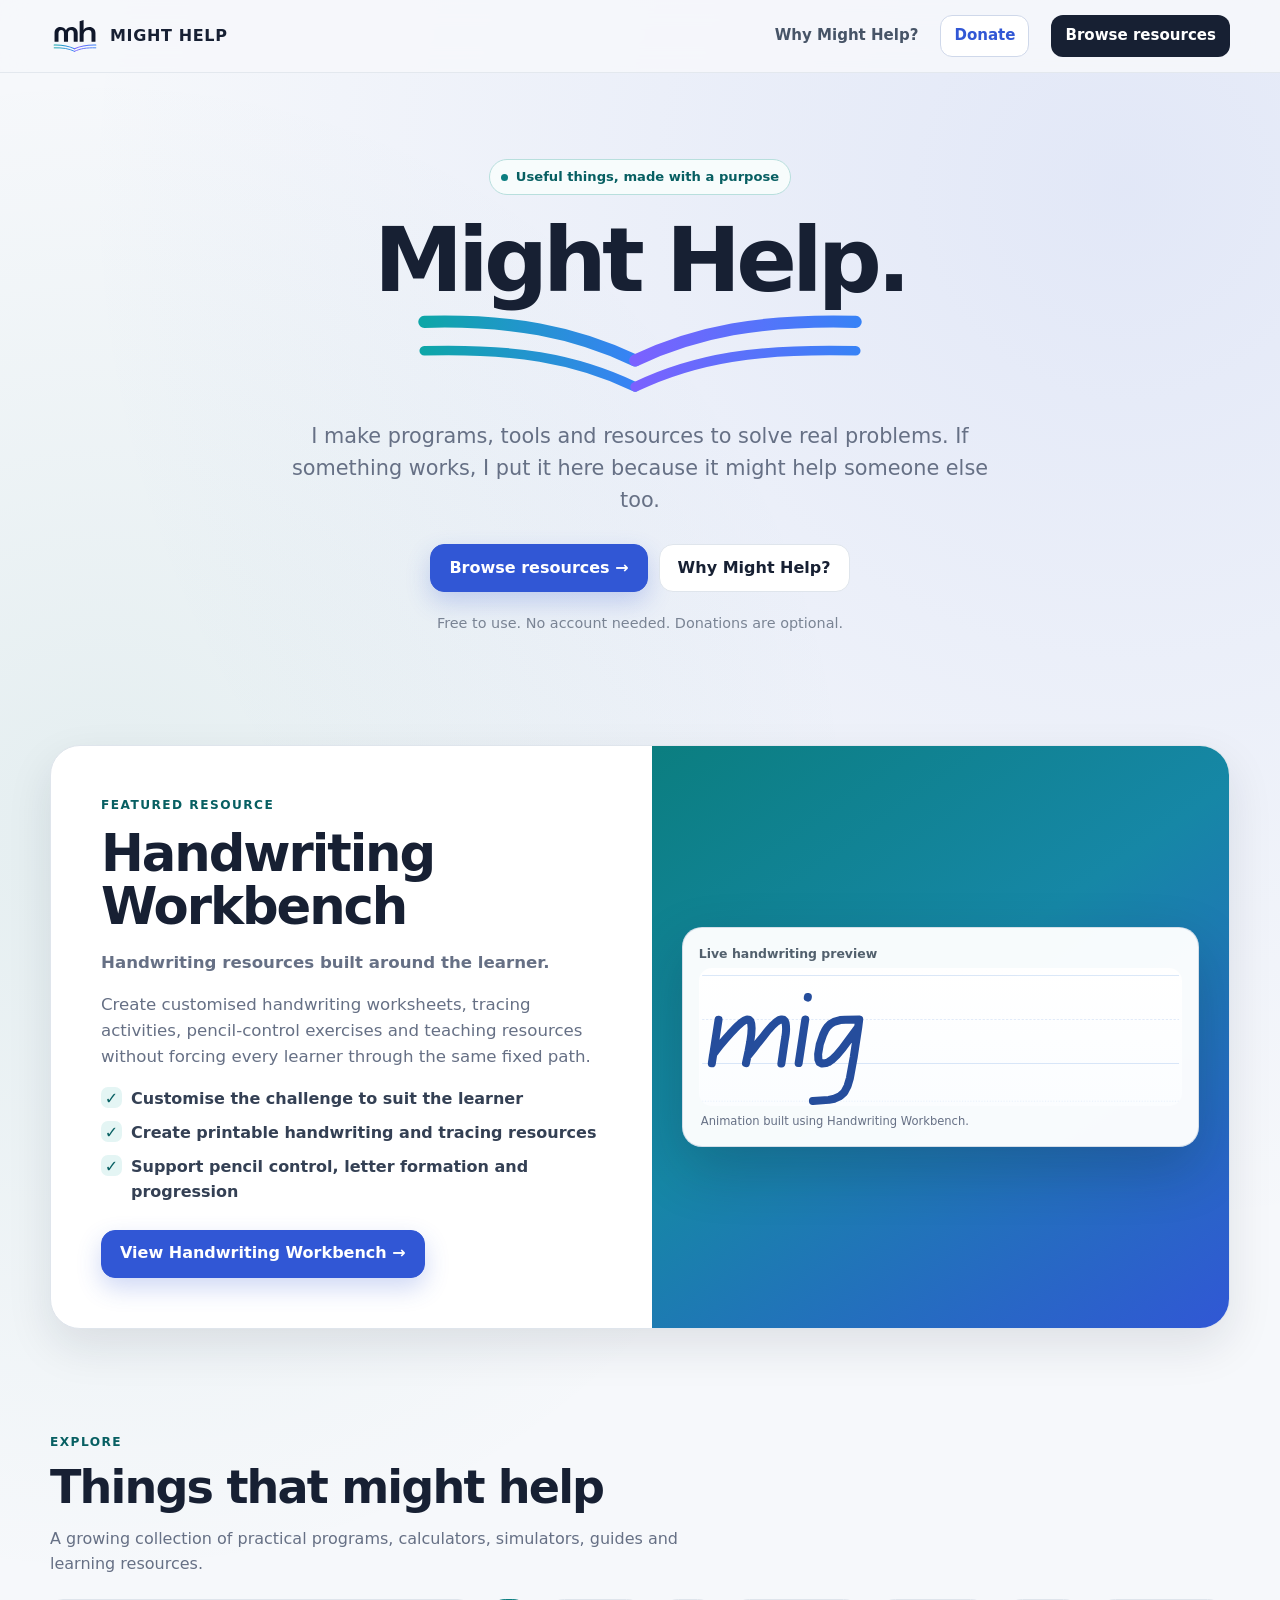
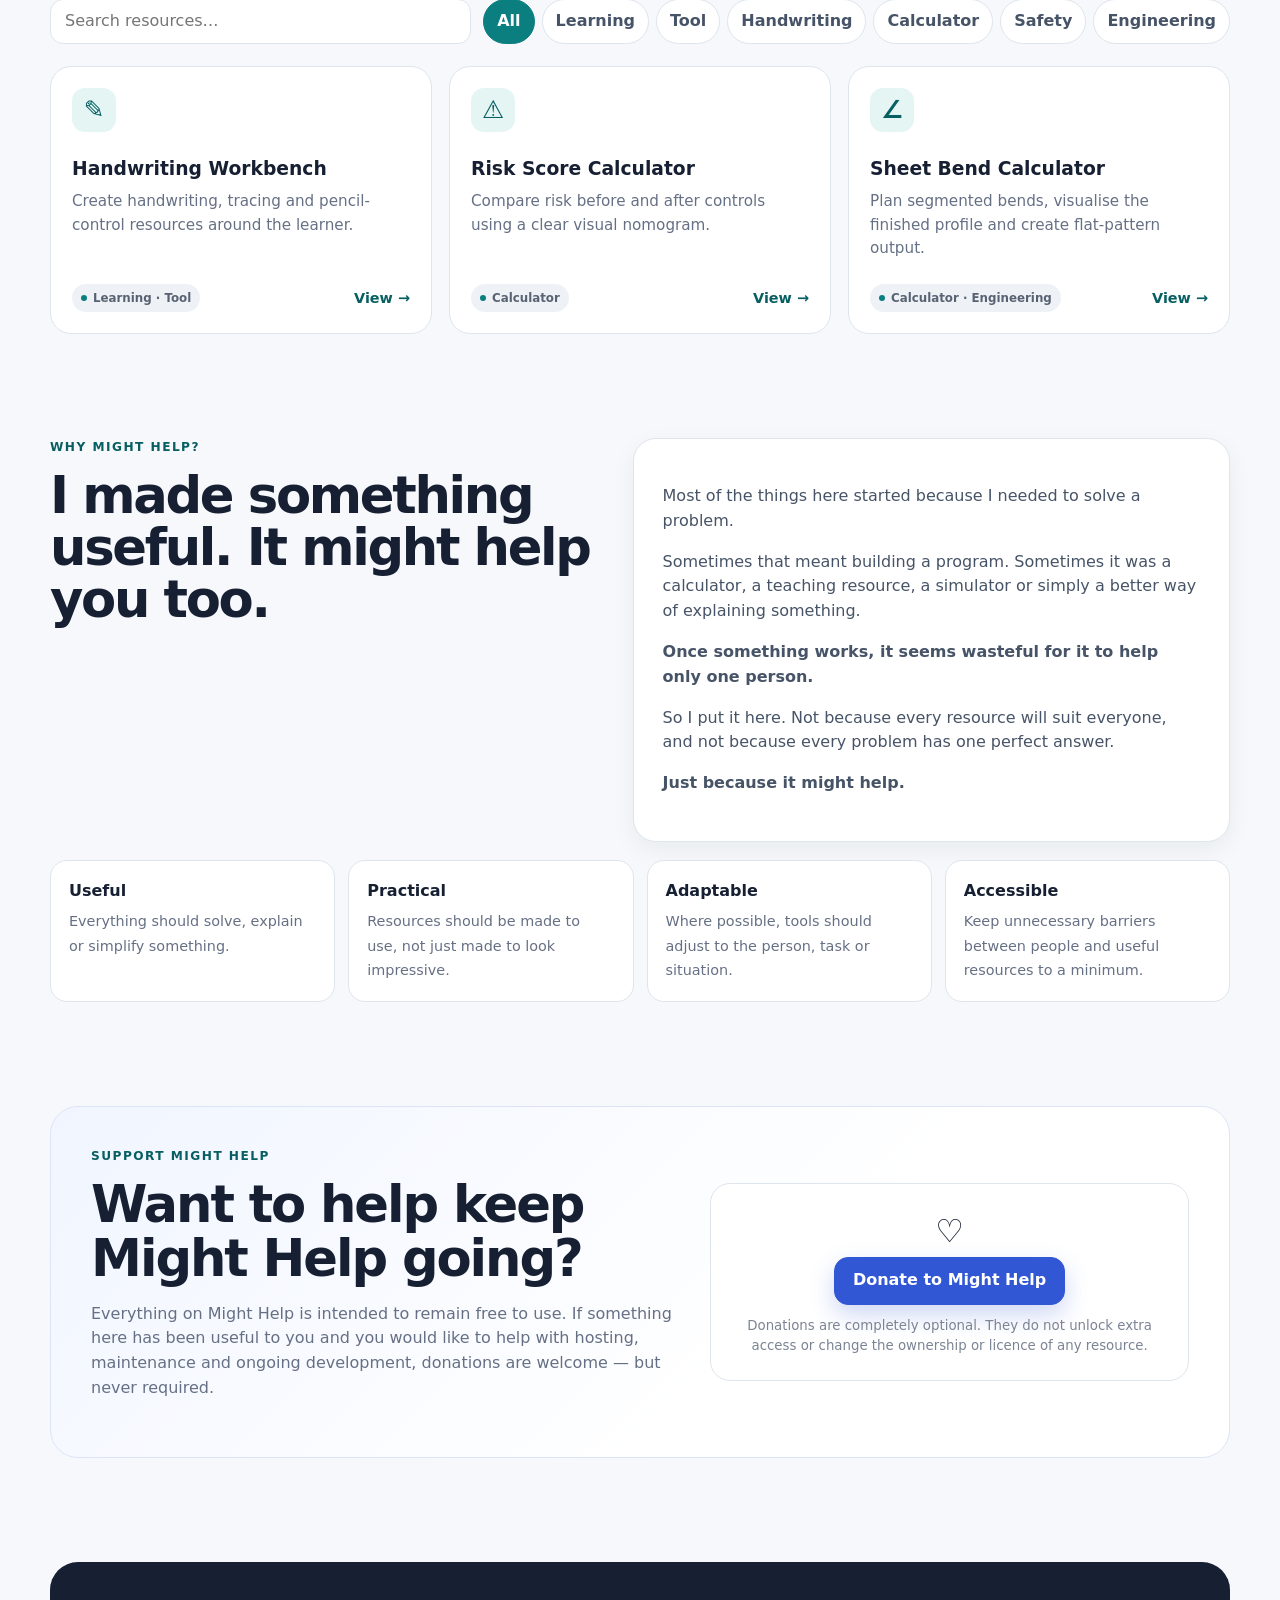
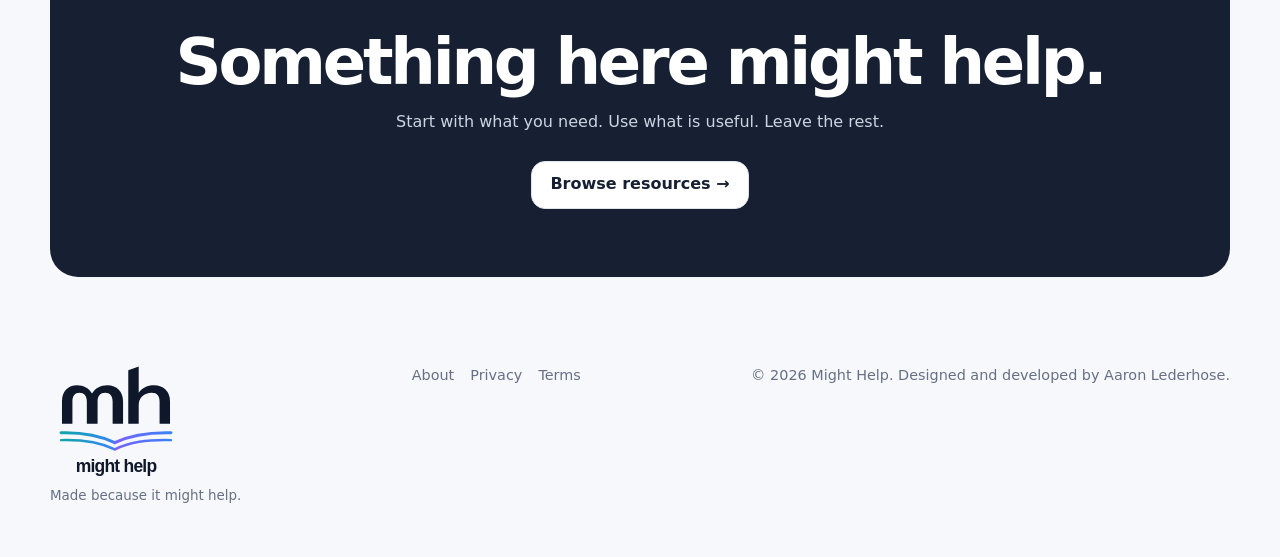
<file: docs/index.html>
<!doctype html><html lang="en-AU"><head><meta charset="utf-8"><meta name="viewport" content="width=device-width,initial-scale=1"><meta name="theme-color" content="#f6f8fb"><title>Might Help | Practical Tools, Programs &amp; Resources</title><meta name="description" content="Practical programs, tools and resources created to solve real problems and made available because they might help someone else too."><link rel="canonical" href="https://mighthelp.com.au/"><meta property="og:type" content="website"><meta property="og:title" content="Might Help | Practical Tools, Programs &amp; Resources"><meta property="og:description" content="Practical programs, tools and resources created to solve real problems and made available because they might help someone else too."><meta property="og:url" content="https://mighthelp.com.au/"><meta property="og:image" content="https://mighthelp.com.au/assets/images/might-help-share.png"><meta property="og:locale" content="en_AU"><meta name="twitter:card" content="summary_large_image"><meta name="twitter:title" content="Might Help | Practical Tools, Programs &amp; Resources"><meta name="twitter:description" content="Practical programs, tools and resources created to solve real problems and made available because they might help someone else too."><meta name="twitter:image" content="https://mighthelp.com.au/assets/images/might-help-share.png"><link rel="icon" href="assets/images/favicon.svg" type="image/svg+xml"><link rel="apple-touch-icon" href="assets/images/app-icon.svg"><link rel="manifest" href="site.webmanifest"><link rel="stylesheet" href="assets/css/site.css"><script type="application/ld+json">{"@context": "https://schema.org", "@graph": [{"@type": "Organization", "@id": "https://mighthelp.com.au/#organization", "name": "Might Help", "url": "https://mighthelp.com.au/", "logo": {"@type": "ImageObject", "url": "https://mighthelp.com.au/assets/images/might-help-logo.svg"}}, {"@type": "WebSite", "@id": "https://mighthelp.com.au/#website", "name": "Might Help", "publisher": {"@id": "https://mighthelp.com.au/#organization"}, "url": "https://mighthelp.com.au/"}]}</script></head><body><a class="skip" href="#main">Skip to main content</a><header><div class="container"><nav class="nav" aria-label="Main navigation">
      <a class="brand" href="./"><svg class="brand-svg-mark" viewBox="0 -20 430 300" xmlns="http://www.w3.org/2000/svg" aria-hidden="true" focusable="false">
      <defs>
        <linearGradient id="mh-header-left-page" x1="0%" y1="0%" x2="100%" y2="0%"><stop offset="0%" stop-color="#0ea6a8"/><stop offset="100%" stop-color="#3882f6"/></linearGradient>
        <linearGradient id="mh-header-right-page" x1="0%" y1="0%" x2="100%" y2="0%"><stop offset="0%" stop-color="#7b61ff"/><stop offset="100%" stop-color="#3882f6"/></linearGradient>
      </defs>
      <g transform="translate(-16 0)">
        <path fill="#0f172a" d="M55 175 V101 C55 69 75 49 104 49 C126 49 143 59 153 76 C163 59 180 49 203 49 C234 49 254 70 254 101 V175 H220 V102 C220 84 211 74 196 74 C180 74 171 85 171 102 V175 H136 V102 C136 84 127 74 112 74 C97 74 89 85 89 102 V175 Z"/>
        <path fill="#0f172a" d="M271 175 V0 L305 -12 V74 C316 57 333 49 355 49 C387 49 407 70 407 101 V175 H373 V102 C373 84 364 74 348 74 C322 74 305 90 305 114 V175 Z"/>
      </g>
      <path d="M36 204 C108 202 160 212 211 236" fill="none" stroke="url(#mh-header-left-page)" stroke-width="10" stroke-linecap="round"/>
      <path d="M211 236 C262 212 314 202 394 204" fill="none" stroke="url(#mh-header-right-page)" stroke-width="10" stroke-linecap="round"/>
      <path d="M36 228 C109 226 161 234 211 258" fill="none" stroke="url(#mh-header-left-page)" stroke-width="8" stroke-linecap="round"/>
      <path d="M211 258 C261 234 313 226 394 228" fill="none" stroke="url(#mh-header-right-page)" stroke-width="8" stroke-linecap="round"/>
      
    </svg><span class="brand-text">MIGHT HELP</span></a>
      <div class="navlinks"><a href="#about">Why Might Help?</a><a class="donate-nav" href="#donate">Donate</a><a class="navbtn" href="#resources">Browse resources</a></div>
      <button class="mobile-menu-toggle" type="button" aria-label="Open navigation menu" aria-expanded="false" aria-controls="mobileSiteMenu" data-mobile-menu-toggle>
        <span class="mobile-menu-icon" aria-hidden="true"><span></span><span></span><span></span></span>
        <span>Menu</span>
      </button>
    </nav></div></header><div class="mobile-menu-layer" id="mobileSiteMenu" hidden data-mobile-menu-layer>
      <button class="mobile-menu-scrim" type="button" aria-label="Close navigation menu" data-mobile-menu-close></button>
      <aside class="mobile-menu-drawer" aria-label="Phone and tablet navigation">
        <div class="mobile-menu-heading"><strong>Navigate Might Help</strong><button class="mobile-menu-close" type="button" aria-label="Close navigation menu" data-mobile-menu-close>×</button></div>
        <div class="mobile-menu-links"><a href="#about">Why Might Help?</a><a class="donate-nav" href="#donate">Donate</a><a class="navbtn" href="#resources">Browse resources</a></div>
      </aside>
    </div><main id="main"><section class="hero"><div class="container"><div class="eyebrow"><span class="dot"></span><span>Useful things, made with a purpose</span></div><h1>Might Help.</h1><div class="hero-book-mark"><svg class="hero-book-svg" viewBox="20 190 390 80" xmlns="http://www.w3.org/2000/svg" aria-hidden="true" focusable="false">
      <defs>
        <linearGradient id="mh-book-left-page" x1="0%" y1="0%" x2="100%" y2="0%"><stop offset="0%" stop-color="#0ea6a8"/><stop offset="100%" stop-color="#3882f6"/></linearGradient>
        <linearGradient id="mh-book-right-page" x1="0%" y1="0%" x2="100%" y2="0%"><stop offset="0%" stop-color="#7b61ff"/><stop offset="100%" stop-color="#3882f6"/></linearGradient>
      </defs>
      <path d="M36 204 C108 202 160 212 211 236" fill="none" stroke="url(#mh-book-left-page)" stroke-width="10" stroke-linecap="round"/>
      <path d="M211 236 C262 212 314 202 394 204" fill="none" stroke="url(#mh-book-right-page)" stroke-width="10" stroke-linecap="round"/>
      <path d="M36 228 C109 226 161 234 211 258" fill="none" stroke="url(#mh-book-left-page)" stroke-width="8" stroke-linecap="round"/>
      <path d="M211 258 C261 234 313 226 394 228" fill="none" stroke="url(#mh-book-right-page)" stroke-width="8" stroke-linecap="round"/>
    </svg></div><p class="lead">I make programs, tools and resources to solve real problems. If something works, I put it here because it might help someone else too.</p><div class="actions"><a class="btn primary" href="#resources">Browse resources →</a><a class="btn" href="#about">Why Might Help?</a></div><div class="note">Free to use. No account needed. Donations are optional.</div></div></section><section id="featured"><div class="container"><article class="featured"><div class="featurecopy"><div class="kicker">Featured resource</div><h2>Handwriting Workbench</h2><p><strong>Handwriting resources built around the learner.</strong></p><p>Create customised handwriting worksheets, tracing activities, pencil-control exercises and teaching resources without forcing every learner through the same fixed path.</p><div class="bullets"><div class="bullet"><span class="tick">✓</span><span>Customise the challenge to suit the learner</span></div><div class="bullet"><span class="tick">✓</span><span>Create printable handwriting and tracing resources</span></div><div class="bullet"><span class="tick">✓</span><span>Support pencil control, letter formation and progression</span></div></div><a class="btn primary" href="handwriting-workbench/">View Handwriting Workbench →</a></div><div class="visual" aria-label="Handwriting Workbench preview"><div class="writing-demo" data-writing-demo data-writing-autoplay>
      <div class="writing-demo-toolbar"><span>Live handwriting preview</span></div>
      <svg class="writing-demo-svg" viewBox="0 0 3845 1100" role="img" aria-labelledby="featured-handwriting-title featured-handwriting-desc">
        <title id="featured-handwriting-title">Animated handwriting of the words might help</title>
        <desc id="featured-handwriting-desc">The words might help are drawn stroke by stroke using the authored QLD Beginner centreline order, then fade and replay automatically.</desc>
        <g class="writing-guides" aria-hidden="true"><line x1="25" y1="60" x2="3820" y2="60"/><line class="middle" x1="25" y1="410" x2="3820" y2="410"/><line x1="25" y1="760" x2="3820" y2="760"/><line class="descender" x1="25" y1="1060" x2="3820" y2="1060"/></g>
        <g class="writing-paths"><path class="writing-stroke" data-writing-points="[[155.55,411.18],[102.0,758.2],[112.33,686.99],[168.7,613.08],[212.86,562.33],[248.56,521.77],[281.44,486.61],[311.51,456.87],[337.81,433.43],[361.3,417.21],[381.97,410.0],[397.0,410.9],[409.22,422.62],[415.79,445.15],[418.61,480.3],[415.79,528.07],[407.34,589.37],[393.25,665.08],[373.52,757.02],[384.79,705.02],[428.01,650.94],[468.41,597.76],[514.44,540.97],[553.9,490.5],[587.72,454.44],[615.91,428.3],[639.39,413.88],[658.18,410.0],[672.28,411.18],[682.61,422.0],[689.19,439.12],[692.01,460.75],[692.95,487.79],[691.07,518.44],[686.37,552.69],[680.73,586.04],[655.37,760.0]]" data-character-index="0" d="M 155.550 411.180 L 102.000 758.200 L 112.330 686.990 L 168.700 613.080 L 212.860 562.330 L 248.560 521.770 L 281.440 486.610 L 311.510 456.870 L 337.810 433.430 L 361.300 417.210 L 381.970 410.000 L 397.000 410.900 L 409.220 422.620 L 415.790 445.150 L 418.610 480.300 L 415.790 528.070 L 407.340 589.370 L 393.250 665.080 L 373.520 757.020 L 384.790 705.020 L 428.010 650.940 L 468.410 597.760 L 514.440 540.970 L 553.900 490.500 L 587.720 454.440 L 615.910 428.300 L 639.390 413.880 L 658.180 410.000 L 672.280 411.180 L 682.610 422.000 L 689.190 439.120 L 692.010 460.750 L 692.950 487.790 L 691.070 518.440 L 686.370 552.690 L 680.730 586.040 L 655.370 760.000"/><path class="writing-stroke" data-writing-points="[[845.56,410.0],[792.95,756.39]]" data-character-index="1" d="M 845.560 410.000 L 792.950 756.390"/><path class="writing-stroke" data-writing-points="[[865.29,235.68],[866.23,230.77]]" data-character-index="1" d="M 865.290 235.680 L 866.230 230.770"/><path class="writing-stroke" data-writing-points="[[1271.99,410.28],[1164.59,411.04],[1123.04,414.5],[1074.26,428.81],[1045.35,445.71],[1021.86,468.24],[1006.05,490.78],[987.99,528.9],[961.01,606.77],[947.86,685.19],[949.74,728.45],[959.13,750.99],[978.86,760.0],[1011.75,756.39],[1029.6,749.18],[1056.84,730.26],[1096.3,692.4],[1141.4,640.12],[1266.35,469.77],[1274.81,409.32],[1267.29,470.67],[1231.59,705.92],[1200.73,875.45],[1182.21,938.72],[1160.53,980.9],[1150.14,994.97],[1123.04,1019.13],[1077.88,1040.23],[1032.71,1049.45],[906.23,1058.24]]" data-character-index="2" d="M 1271.990 410.280 L 1164.590 411.040 L 1123.040 414.500 L 1074.260 428.810 L 1045.350 445.710 L 1021.860 468.240 L 1006.050 490.780 L 987.990 528.900 L 961.010 606.770 L 947.860 685.190 L 949.740 728.450 L 959.130 750.990 L 978.860 760.000 L 1011.750 756.390 L 1029.600 749.180 L 1056.840 730.260 L 1096.300 692.400 L 1141.400 640.120 L 1266.350 469.770 L 1274.810 409.320 L 1267.290 470.670 L 1231.590 705.920 L 1200.730 875.450 L 1182.210 938.720 L 1160.530 980.900 L 1150.140 994.970 L 1123.040 1019.130 L 1077.880 1040.230 L 1032.710 1049.450 L 906.230 1058.240"/><path class="writing-stroke" data-writing-points="[[1495.07,62.04],[1374.81,756.39],[1391.72,668.06],[1531.92,507.9],[1557.21,478.43],[1602.39,435.1],[1640.33,413.0],[1662.01,409.02],[1690.91,413.0],[1703.11,428.17],[1707.18,442.03],[1710.79,469.77],[1708.98,490.57],[1659.48,757.3]]" data-character-index="3" d="M 1495.070 62.040 L 1374.810 756.390 L 1391.720 668.060 L 1531.920 507.900 L 1557.210 478.430 L 1602.390 435.100 L 1640.330 413.000 L 1662.010 409.020 L 1690.910 413.000 L 1703.110 428.170 L 1707.180 442.030 L 1710.790 469.770 L 1708.980 490.570 L 1659.480 757.300"/><path class="writing-stroke" data-writing-points="[[1960.75,160.82],[1852.34,757.3]]" data-character-index="4" d="M 1960.750 160.820 L 1852.340 757.300"/><path class="writing-stroke" data-writing-points="[[1810.79,378.91],[2034.82,378.91]]" data-character-index="4" d="M 1810.790 378.910 L 2034.820 378.910"/><path class="writing-stroke" data-writing-points="[[2515.08,62.04],[2394.82,756.39],[2411.73,668.06],[2551.93,507.9],[2577.22,478.43],[2622.4,435.1],[2660.34,413.0],[2682.02,409.02],[2710.92,413.0],[2723.12,428.17],[2727.19,442.03],[2730.8,469.77],[2728.99,490.57],[2679.49,757.3]]" data-character-index="6" d="M 2515.080 62.040 L 2394.820 756.390 L 2411.730 668.060 L 2551.930 507.900 L 2577.220 478.430 L 2622.400 435.100 L 2660.340 413.000 L 2682.020 409.020 L 2710.920 413.000 L 2723.120 428.170 L 2727.190 442.030 L 2730.800 469.770 L 2728.990 490.570 L 2679.490 757.300"/><path class="writing-stroke" data-writing-points="[[2847.71,604.97],[2932.7,576.11],[2985.09,546.64],[3048.33,503.74],[3073.17,474.27],[3080.85,441.34],[3075.44,425.74],[3064.59,417.51],[3046.53,411.87],[2994.13,411.87],[2959.8,422.71],[2921.86,446.54],[2891.6,486.41],[2864.5,541.87],[2846.77,604.97],[2830.8,684.29],[2831.74,703.22],[2844.89,737.47],[2858.99,750.99],[2872.14,756.39],[2917.23,760.0],[2958.57,750.99],[3001.79,725.75],[3042.19,684.29]]" data-character-index="7" d="M 2847.710 604.970 L 2932.700 576.110 L 2985.090 546.640 L 3048.330 503.740 L 3073.170 474.270 L 3080.850 441.340 L 3075.440 425.740 L 3064.590 417.510 L 3046.530 411.870 L 2994.130 411.870 L 2959.800 422.710 L 2921.860 446.540 L 2891.600 486.410 L 2864.500 541.870 L 2846.770 604.970 L 2830.800 684.290 L 2831.740 703.220 L 2844.890 737.470 L 2858.990 750.990 L 2872.140 756.390 L 2917.230 760.000 L 2958.570 750.990 L 3001.790 725.750 L 3042.190 684.290"/><path class="writing-stroke" data-writing-points="[[3279.5,60.0],[3180.85,757.3]]" data-character-index="8" d="M 3279.500 60.000 L 3180.850 757.300"/><path class="writing-stroke" data-writing-points="[[3476.27,410.48],[3379.5,1060.0]]" data-character-index="9" d="M 3476.270 410.480 L 3379.500 1060.000"/><path class="writing-stroke" data-writing-points="[[3436.81,679.78],[3487.54,609.34],[3524.18,563.51],[3571.16,508.52],[3596.52,481.48],[3650.08,432.81],[3677.32,415.69],[3702.69,410.28],[3720.54,410.28],[3737.45,416.59],[3744.03,427.4],[3749.66,451.74],[3743.09,557.2],[3723.36,632.01],[3701.75,673.47],[3685.78,694.2],[3658.53,720.34],[3640.68,732.06],[3620.95,742.87],[3586.19,753.69],[3513.85,760.0],[3426.48,760.0]]" data-character-index="9" d="M 3436.810 679.780 L 3487.540 609.340 L 3524.180 563.510 L 3571.160 508.520 L 3596.520 481.480 L 3650.080 432.810 L 3677.320 415.690 L 3702.690 410.280 L 3720.540 410.280 L 3737.450 416.590 L 3744.030 427.400 L 3749.660 451.740 L 3743.090 557.200 L 3723.360 632.010 L 3701.750 673.470 L 3685.780 694.200 L 3658.530 720.340 L 3640.680 732.060 L 3620.950 742.870 L 3586.190 753.690 L 3513.850 760.000 L 3426.480 760.000"/></g>
        <g class="writing-pen" data-writing-pen aria-hidden="true"><circle class="writing-pen-halo" r="11"/><circle class="writing-pen-dot" r="7"/><line class="writing-pen-nib" x1="-23" y1="-23" x2="-4" y2="-4"/></g>
      </svg>
      <p>Animation built using Handwriting Workbench.</p>
    </div></div></article></div></section><section id="resources"><div class="container"><div class="heading"><div class="kicker">Explore</div><h2>Things that might help</h2><p>A growing collection of practical programs, calculators, simulators, guides and learning resources.</p></div><div class="tools"><input class="search" id="resourceSearch" type="search" placeholder="Search resources…" aria-label="Search resources"><div class="filters" id="filters"><button class="filter active" type="button" data-filter="all">All</button><button class="filter" type="button" data-filter="learning">Learning</button><button class="filter" type="button" data-filter="tool">Tool</button><button class="filter" type="button" data-filter="handwriting">Handwriting</button><button class="filter" type="button" data-filter="calculator">Calculator</button><button class="filter" type="button" data-filter="safety">Safety</button><button class="filter" type="button" data-filter="engineering">Engineering</button></div></div><div class="grid" id="resourceGrid"><a class="card" href="handwriting-workbench/" aria-label="Open Handwriting Workbench" data-tags="learning|tool|handwriting" data-search="handwriting workbench handwriting resources built around the learner. create customised handwriting worksheets, tracing activities, pencil-control exercises and teaching resources without forcing every learner through the same fixed path. create handwriting, tracing and pencil-control resources around the learner. handwriting worksheet generator tracing pencil control teacher letter formation joined writing cursive handwriting worksheets learning tool handwriting"><div class="icon" aria-hidden="true">✎</div><h3>Handwriting Workbench</h3><p>Create handwriting, tracing and pencil-control resources around the learner.</p><div class="cardbottom"><span class="tag">Learning · Tool</span><span class="open">View →</span></div></a><a class="card" href="risk-score-calculator/" aria-label="Open Risk Score Calculator" data-tags="calculator|safety" data-search="risk score calculator compare risk before and after controls. compare fine-kinney style risk scores before and after controls, then explore how expected risk reduction and correction cost affect the control justification. compare risk before and after controls using a clear visual nomogram. risk score safety workplace whs controls fine kinney calculator nomogram cost justification calculator safety"><div class="icon" aria-hidden="true">⚠︎</div><h3>Risk Score Calculator</h3><p>Compare risk before and after controls using a clear visual nomogram.</p><div class="cardbottom"><span class="tag">Calculator</span><span class="open">View →</span></div></a><a class="card" href="sheet-bend-calculator/" aria-label="Open Sheet Bend Calculator" data-tags="calculator|engineering" data-search="sheet bend calculator plan cut-and-fold sheet and panel profiles. build straight and segmented-radius profiles, check cut and material settings, visualise the finished bend and create flat-pattern manufacturing output. plan segmented bends, visualise the finished profile and create flat-pattern output. sheet bend calculator panel fold kerf groove segmented radius profile flat pattern dxf manufacturing drawing hdpe polypropylene calculator engineering"><div class="icon" aria-hidden="true">∠</div><h3>Sheet Bend Calculator</h3><p>Plan segmented bends, visualise the finished profile and create flat-pattern output.</p><div class="cardbottom"><span class="tag">Calculator · Engineering</span><span class="open">View →</span></div></a></div><div class="empty" id="emptyState">Nothing matches that search yet.</div></div></section><section id="about"><div class="container"><div class="why"><div><div class="kicker">Why Might Help?</div><h2>I made something useful. It might help you too.</h2></div><div class="aboutcopy"><p>Most of the things here started because I needed to solve a problem.</p><p>Sometimes that meant building a program. Sometimes it was a calculator, a teaching resource, a simulator or simply a better way of explaining something.</p><p><strong>Once something works, it seems wasteful for it to help only one person.</strong></p><p>So I put it here. Not because every resource will suit everyone, and not because every problem has one perfect answer.</p><p><strong>Just because it might help.</strong></p></div></div><div class="principles"><div class="principle"><strong>Useful</strong><span>Everything should solve, explain or simplify something.</span></div><div class="principle"><strong>Practical</strong><span>Resources should be made to use, not just made to look impressive.</span></div><div class="principle"><strong>Adaptable</strong><span>Where possible, tools should adjust to the person, task or situation.</span></div><div class="principle"><strong>Accessible</strong><span>Keep unnecessary barriers between people and useful resources to a minimum.</span></div></div></div></section><section><div class="container"><div class="donate" id="donate"><div><div class="kicker">Support Might Help</div><h2>Want to help keep Might Help going?</h2><p>Everything on Might Help is intended to remain free to use. If something here has been useful to you and you would like to help with hosting, maintenance and ongoing development, donations are welcome — but never required.</p></div><div class="donatebox"><div class="heart">♡</div><a class="btn primary" href="#">Donate to Might Help</a><small>Donations are completely optional. They do not unlock extra access or change the ownership or licence of any resource.</small></div></div></div></section><section><div class="container"><div class="cta"><h2>Something here might help.</h2><p>Start with what you need. Use what is useful. Leave the rest.</p><a class="btn" href="#resources">Browse resources →</a></div></div></section></main><footer><div class="container"><div class="footer"><div class="footer-brand-lockup"><svg class="brand-svg-full" viewBox="0 -20 430 380" xmlns="http://www.w3.org/2000/svg" role="img" aria-label="Might Help">
      <defs>
        <linearGradient id="mh-footer-left-page" x1="0%" y1="0%" x2="100%" y2="0%"><stop offset="0%" stop-color="#0ea6a8"/><stop offset="100%" stop-color="#3882f6"/></linearGradient>
        <linearGradient id="mh-footer-right-page" x1="0%" y1="0%" x2="100%" y2="0%"><stop offset="0%" stop-color="#7b61ff"/><stop offset="100%" stop-color="#3882f6"/></linearGradient>
      </defs>
      <g transform="translate(-16 0)">
        <path fill="#0f172a" d="M55 175 V101 C55 69 75 49 104 49 C126 49 143 59 153 76 C163 59 180 49 203 49 C234 49 254 70 254 101 V175 H220 V102 C220 84 211 74 196 74 C180 74 171 85 171 102 V175 H136 V102 C136 84 127 74 112 74 C97 74 89 85 89 102 V175 Z"/>
        <path fill="#0f172a" d="M271 175 V0 L305 -12 V74 C316 57 333 49 355 49 C387 49 407 70 407 101 V175 H373 V102 C373 84 364 74 348 74 C322 74 305 90 305 114 V175 Z"/>
      </g>
      <path d="M36 204 C108 202 160 212 211 236" fill="none" stroke="url(#mh-footer-left-page)" stroke-width="10" stroke-linecap="round"/>
      <path d="M211 236 C262 212 314 202 394 204" fill="none" stroke="url(#mh-footer-right-page)" stroke-width="10" stroke-linecap="round"/>
      <path d="M36 228 C109 226 161 234 211 258" fill="none" stroke="url(#mh-footer-left-page)" stroke-width="8" stroke-linecap="round"/>
      <path d="M211 258 C261 234 313 226 394 228" fill="none" stroke="url(#mh-footer-right-page)" stroke-width="8" stroke-linecap="round"/>
      <text x="215" y="333" text-anchor="middle" font-family="Arial, Helvetica, sans-serif" font-size="57" font-weight="600" letter-spacing="-2.5" fill="#0f172a">might help</text>
    </svg><div class="footer-tagline">Made because it might help.</div></div><div class="footerlinks"><a href="#about">About</a><a href="privacy.html">Privacy</a><a href="terms.html">Terms</a></div><div>© 2026 Might Help. Designed and developed by Aaron Lederhose.</div></div></div></footer><script src="assets/js/site.js" defer></script></body></html>
</file>
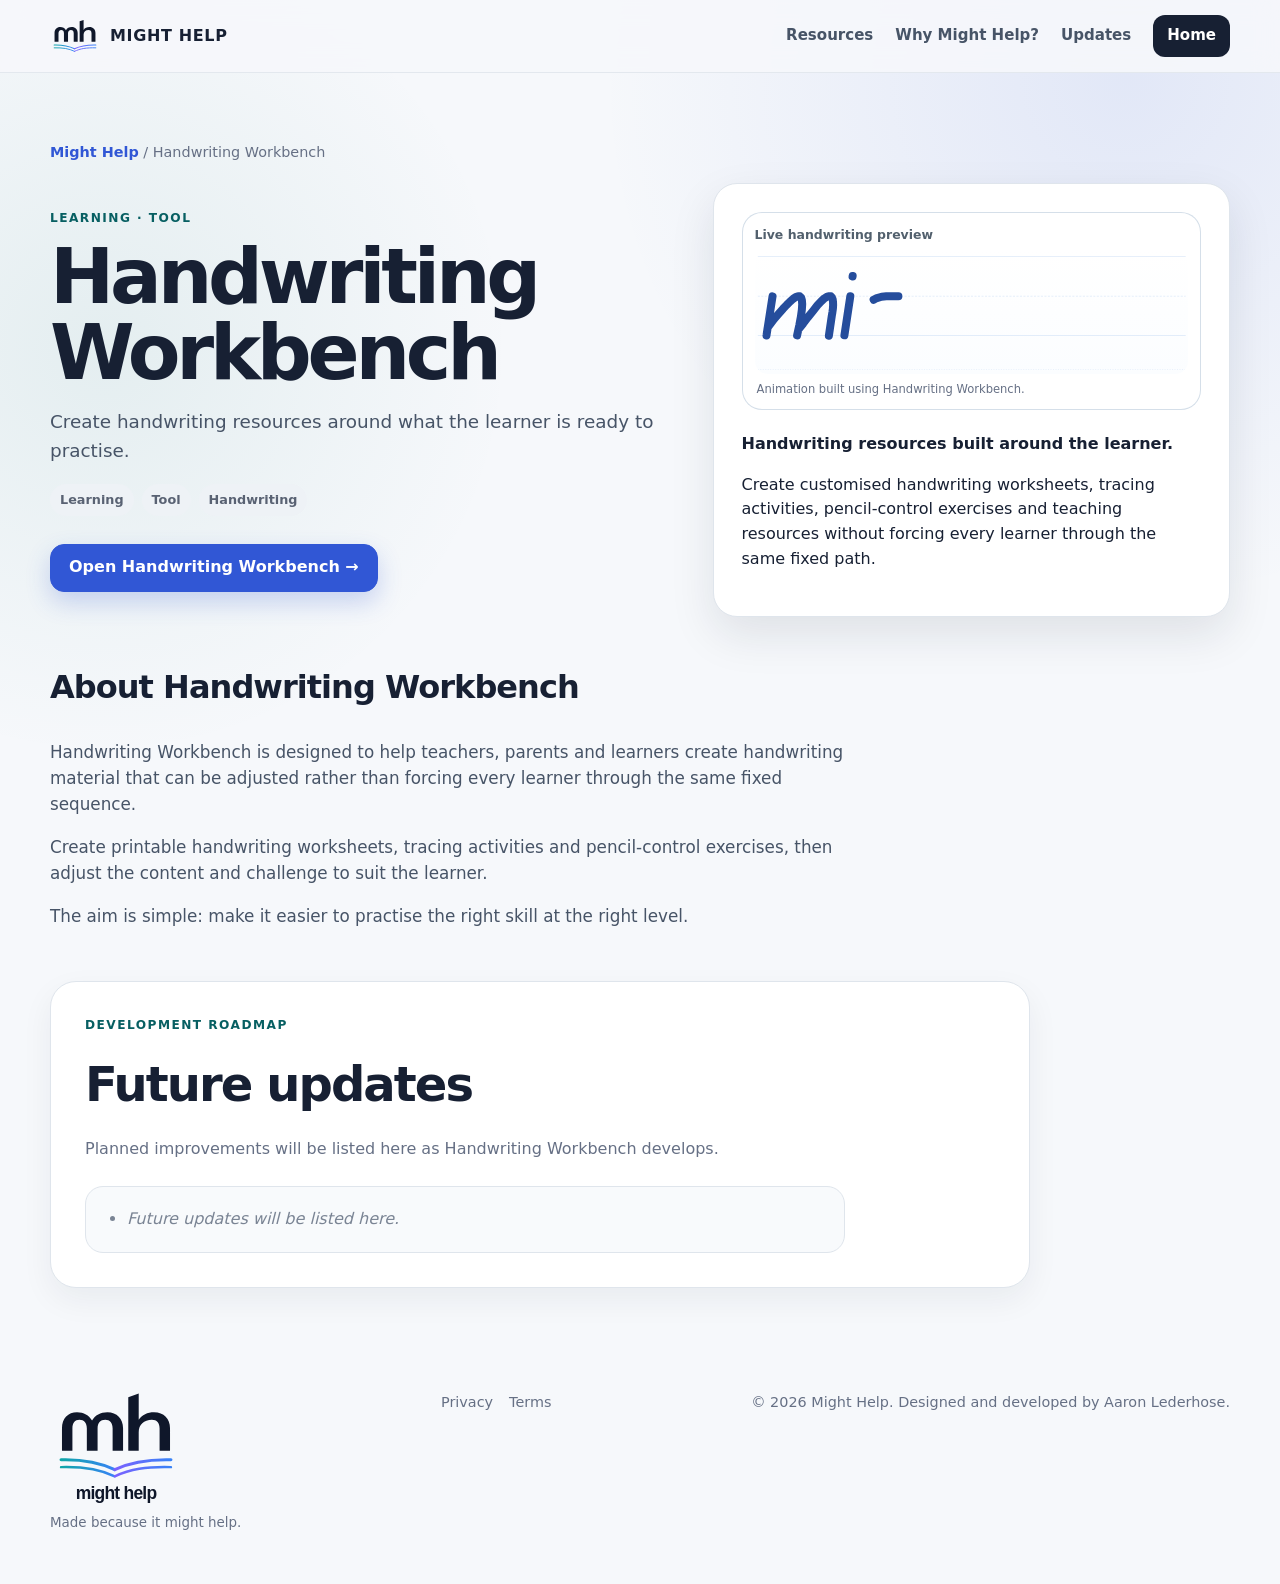
<file: docs/handwriting-workbench/index.html>
<!doctype html><html lang="en-AU"><head><meta charset="utf-8"><meta name="viewport" content="width=device-width,initial-scale=1"><meta name="theme-color" content="#f6f8fb"><title>Handwriting Workbench | Handwriting Worksheet Generator | Might Help</title><meta name="description" content="Create customised handwriting worksheets, tracing activities and pencil-control exercises with Handwriting Workbench."><link rel="canonical" href="https://mighthelp.com.au/handwriting-workbench/"><meta property="og:type" content="website"><meta property="og:title" content="Handwriting Workbench | Handwriting Worksheet Generator | Might Help"><meta property="og:description" content="Create customised handwriting worksheets, tracing activities and pencil-control exercises with Handwriting Workbench."><meta property="og:url" content="https://mighthelp.com.au/handwriting-workbench/"><meta property="og:image" content="https://mighthelp.com.au/assets/images/might-help-share.png"><meta property="og:locale" content="en_AU"><meta name="twitter:card" content="summary_large_image"><meta name="twitter:title" content="Handwriting Workbench | Handwriting Worksheet Generator | Might Help"><meta name="twitter:description" content="Create customised handwriting worksheets, tracing activities and pencil-control exercises with Handwriting Workbench."><meta name="twitter:image" content="https://mighthelp.com.au/assets/images/might-help-share.png"><link rel="icon" href="../assets/images/favicon.svg" type="image/svg+xml"><link rel="apple-touch-icon" href="../assets/images/app-icon.svg"><link rel="manifest" href="../site.webmanifest"><link rel="stylesheet" href="../assets/css/site.css"><script type="application/ld+json">{"@context": "https://schema.org", "@type": "SoftwareApplication", "name": "Handwriting Workbench", "description": "Create customised handwriting worksheets, tracing activities and pencil-control exercises with Handwriting Workbench.", "applicationCategory": "EducationalApplication", "operatingSystem": "Web browser", "isAccessibleForFree": true, "url": "https://mighthelp.com.au/handwriting-workbench/"}</script></head><body><a class="skip" href="#main">Skip to main content</a><header><div class="container"><nav class="nav" aria-label="Main navigation">
      <a class="brand" href="../"><svg class="brand-svg-mark" viewBox="0 -20 430 300" xmlns="http://www.w3.org/2000/svg" aria-hidden="true" focusable="false">
      <defs>
        <linearGradient id="mh-header-left-page" x1="0%" y1="0%" x2="100%" y2="0%"><stop offset="0%" stop-color="#0ea6a8"/><stop offset="100%" stop-color="#3882f6"/></linearGradient>
        <linearGradient id="mh-header-right-page" x1="0%" y1="0%" x2="100%" y2="0%"><stop offset="0%" stop-color="#7b61ff"/><stop offset="100%" stop-color="#3882f6"/></linearGradient>
      </defs>
      <g transform="translate(-16 0)">
        <path fill="#0f172a" d="M55 175 V101 C55 69 75 49 104 49 C126 49 143 59 153 76 C163 59 180 49 203 49 C234 49 254 70 254 101 V175 H220 V102 C220 84 211 74 196 74 C180 74 171 85 171 102 V175 H136 V102 C136 84 127 74 112 74 C97 74 89 85 89 102 V175 Z"/>
        <path fill="#0f172a" d="M271 175 V0 L305 -12 V74 C316 57 333 49 355 49 C387 49 407 70 407 101 V175 H373 V102 C373 84 364 74 348 74 C322 74 305 90 305 114 V175 Z"/>
      </g>
      <path d="M36 204 C108 202 160 212 211 236" fill="none" stroke="url(#mh-header-left-page)" stroke-width="10" stroke-linecap="round"/>
      <path d="M211 236 C262 212 314 202 394 204" fill="none" stroke="url(#mh-header-right-page)" stroke-width="10" stroke-linecap="round"/>
      <path d="M36 228 C109 226 161 234 211 258" fill="none" stroke="url(#mh-header-left-page)" stroke-width="8" stroke-linecap="round"/>
      <path d="M211 258 C261 234 313 226 394 228" fill="none" stroke="url(#mh-header-right-page)" stroke-width="8" stroke-linecap="round"/>
      
    </svg><span class="brand-text">MIGHT HELP</span></a>
      <div class="navlinks"><a href="../#resources">Resources</a><a href="../#about">Why Might Help?</a><a href="#updates">Updates</a><a class="navbtn" href="../">Home</a></div>
      <button class="mobile-menu-toggle" type="button" aria-label="Open navigation menu" aria-expanded="false" aria-controls="mobileSiteMenu" data-mobile-menu-toggle>
        <span class="mobile-menu-icon" aria-hidden="true"><span></span><span></span><span></span></span>
        <span>Menu</span>
      </button>
    </nav></div></header><div class="mobile-menu-layer" id="mobileSiteMenu" hidden data-mobile-menu-layer>
      <button class="mobile-menu-scrim" type="button" aria-label="Close navigation menu" data-mobile-menu-close></button>
      <aside class="mobile-menu-drawer" aria-label="Phone and tablet navigation">
        <div class="mobile-menu-heading"><strong>Navigate Might Help</strong><button class="mobile-menu-close" type="button" aria-label="Close navigation menu" data-mobile-menu-close>×</button></div>
        <div class="mobile-menu-links"><a href="../#resources">Resources</a><a href="../#about">Why Might Help?</a><a href="#updates">Updates</a><a class="navbtn" href="../">Home</a></div>
      </aside>
    </div><main class="resource-page" id="main"><div class="container"><div class="breadcrumbs"><a href="../">Might Help</a> / Handwriting Workbench</div><div class="resource-hero"><div><div class="kicker">Learning · Tool</div><h1>Handwriting Workbench</h1><p class="summary">Create handwriting resources around what the learner is ready to practise.</p><div class="resource-tags"><span>Learning</span><span>Tool</span><span>Handwriting</span></div><div class="actions" style="justify-content:flex-start"><a class="btn primary" href="../tools/handwriting-workbench/">Open Handwriting Workbench →</a></div></div><aside class="resource-panel"><div class="writing-demo" data-writing-demo data-writing-autoplay>
      <div class="writing-demo-toolbar"><span>Live handwriting preview</span></div>
      <svg class="writing-demo-svg" viewBox="0 0 3845 1100" role="img" aria-labelledby="workbench-page-handwriting-title workbench-page-handwriting-desc">
        <title id="workbench-page-handwriting-title">Animated handwriting of the words might help</title>
        <desc id="workbench-page-handwriting-desc">The words might help are drawn stroke by stroke using the authored QLD Beginner centreline order, then fade and replay automatically.</desc>
        <g class="writing-guides" aria-hidden="true"><line x1="25" y1="60" x2="3820" y2="60"/><line class="middle" x1="25" y1="410" x2="3820" y2="410"/><line x1="25" y1="760" x2="3820" y2="760"/><line class="descender" x1="25" y1="1060" x2="3820" y2="1060"/></g>
        <g class="writing-paths"><path class="writing-stroke" data-writing-points="[[155.55,411.18],[102.0,758.2],[112.33,686.99],[168.7,613.08],[212.86,562.33],[248.56,521.77],[281.44,486.61],[311.51,456.87],[337.81,433.43],[361.3,417.21],[381.97,410.0],[397.0,410.9],[409.22,422.62],[415.79,445.15],[418.61,480.3],[415.79,528.07],[407.34,589.37],[393.25,665.08],[373.52,757.02],[384.79,705.02],[428.01,650.94],[468.41,597.76],[514.44,540.97],[553.9,490.5],[587.72,454.44],[615.91,428.3],[639.39,413.88],[658.18,410.0],[672.28,411.18],[682.61,422.0],[689.19,439.12],[692.01,460.75],[692.95,487.79],[691.07,518.44],[686.37,552.69],[680.73,586.04],[655.37,760.0]]" data-character-index="0" d="M 155.550 411.180 L 102.000 758.200 L 112.330 686.990 L 168.700 613.080 L 212.860 562.330 L 248.560 521.770 L 281.440 486.610 L 311.510 456.870 L 337.810 433.430 L 361.300 417.210 L 381.970 410.000 L 397.000 410.900 L 409.220 422.620 L 415.790 445.150 L 418.610 480.300 L 415.790 528.070 L 407.340 589.370 L 393.250 665.080 L 373.520 757.020 L 384.790 705.020 L 428.010 650.940 L 468.410 597.760 L 514.440 540.970 L 553.900 490.500 L 587.720 454.440 L 615.910 428.300 L 639.390 413.880 L 658.180 410.000 L 672.280 411.180 L 682.610 422.000 L 689.190 439.120 L 692.010 460.750 L 692.950 487.790 L 691.070 518.440 L 686.370 552.690 L 680.730 586.040 L 655.370 760.000"/><path class="writing-stroke" data-writing-points="[[845.56,410.0],[792.95,756.39]]" data-character-index="1" d="M 845.560 410.000 L 792.950 756.390"/><path class="writing-stroke" data-writing-points="[[865.29,235.68],[866.23,230.77]]" data-character-index="1" d="M 865.290 235.680 L 866.230 230.770"/><path class="writing-stroke" data-writing-points="[[1271.99,410.28],[1164.59,411.04],[1123.04,414.5],[1074.26,428.81],[1045.35,445.71],[1021.86,468.24],[1006.05,490.78],[987.99,528.9],[961.01,606.77],[947.86,685.19],[949.74,728.45],[959.13,750.99],[978.86,760.0],[1011.75,756.39],[1029.6,749.18],[1056.84,730.26],[1096.3,692.4],[1141.4,640.12],[1266.35,469.77],[1274.81,409.32],[1267.29,470.67],[1231.59,705.92],[1200.73,875.45],[1182.21,938.72],[1160.53,980.9],[1150.14,994.97],[1123.04,1019.13],[1077.88,1040.23],[1032.71,1049.45],[906.23,1058.24]]" data-character-index="2" d="M 1271.990 410.280 L 1164.590 411.040 L 1123.040 414.500 L 1074.260 428.810 L 1045.350 445.710 L 1021.860 468.240 L 1006.050 490.780 L 987.990 528.900 L 961.010 606.770 L 947.860 685.190 L 949.740 728.450 L 959.130 750.990 L 978.860 760.000 L 1011.750 756.390 L 1029.600 749.180 L 1056.840 730.260 L 1096.300 692.400 L 1141.400 640.120 L 1266.350 469.770 L 1274.810 409.320 L 1267.290 470.670 L 1231.590 705.920 L 1200.730 875.450 L 1182.210 938.720 L 1160.530 980.900 L 1150.140 994.970 L 1123.040 1019.130 L 1077.880 1040.230 L 1032.710 1049.450 L 906.230 1058.240"/><path class="writing-stroke" data-writing-points="[[1495.07,62.04],[1374.81,756.39],[1391.72,668.06],[1531.92,507.9],[1557.21,478.43],[1602.39,435.1],[1640.33,413.0],[1662.01,409.02],[1690.91,413.0],[1703.11,428.17],[1707.18,442.03],[1710.79,469.77],[1708.98,490.57],[1659.48,757.3]]" data-character-index="3" d="M 1495.070 62.040 L 1374.810 756.390 L 1391.720 668.060 L 1531.920 507.900 L 1557.210 478.430 L 1602.390 435.100 L 1640.330 413.000 L 1662.010 409.020 L 1690.910 413.000 L 1703.110 428.170 L 1707.180 442.030 L 1710.790 469.770 L 1708.980 490.570 L 1659.480 757.300"/><path class="writing-stroke" data-writing-points="[[1960.75,160.82],[1852.34,757.3]]" data-character-index="4" d="M 1960.750 160.820 L 1852.340 757.300"/><path class="writing-stroke" data-writing-points="[[1810.79,378.91],[2034.82,378.91]]" data-character-index="4" d="M 1810.790 378.910 L 2034.820 378.910"/><path class="writing-stroke" data-writing-points="[[2515.08,62.04],[2394.82,756.39],[2411.73,668.06],[2551.93,507.9],[2577.22,478.43],[2622.4,435.1],[2660.34,413.0],[2682.02,409.02],[2710.92,413.0],[2723.12,428.17],[2727.19,442.03],[2730.8,469.77],[2728.99,490.57],[2679.49,757.3]]" data-character-index="6" d="M 2515.080 62.040 L 2394.820 756.390 L 2411.730 668.060 L 2551.930 507.900 L 2577.220 478.430 L 2622.400 435.100 L 2660.340 413.000 L 2682.020 409.020 L 2710.920 413.000 L 2723.120 428.170 L 2727.190 442.030 L 2730.800 469.770 L 2728.990 490.570 L 2679.490 757.300"/><path class="writing-stroke" data-writing-points="[[2847.71,604.97],[2932.7,576.11],[2985.09,546.64],[3048.33,503.74],[3073.17,474.27],[3080.85,441.34],[3075.44,425.74],[3064.59,417.51],[3046.53,411.87],[2994.13,411.87],[2959.8,422.71],[2921.86,446.54],[2891.6,486.41],[2864.5,541.87],[2846.77,604.97],[2830.8,684.29],[2831.74,703.22],[2844.89,737.47],[2858.99,750.99],[2872.14,756.39],[2917.23,760.0],[2958.57,750.99],[3001.79,725.75],[3042.19,684.29]]" data-character-index="7" d="M 2847.710 604.970 L 2932.700 576.110 L 2985.090 546.640 L 3048.330 503.740 L 3073.170 474.270 L 3080.850 441.340 L 3075.440 425.740 L 3064.590 417.510 L 3046.530 411.870 L 2994.130 411.870 L 2959.800 422.710 L 2921.860 446.540 L 2891.600 486.410 L 2864.500 541.870 L 2846.770 604.970 L 2830.800 684.290 L 2831.740 703.220 L 2844.890 737.470 L 2858.990 750.990 L 2872.140 756.390 L 2917.230 760.000 L 2958.570 750.990 L 3001.790 725.750 L 3042.190 684.290"/><path class="writing-stroke" data-writing-points="[[3279.5,60.0],[3180.85,757.3]]" data-character-index="8" d="M 3279.500 60.000 L 3180.850 757.300"/><path class="writing-stroke" data-writing-points="[[3476.27,410.48],[3379.5,1060.0]]" data-character-index="9" d="M 3476.270 410.480 L 3379.500 1060.000"/><path class="writing-stroke" data-writing-points="[[3436.81,679.78],[3487.54,609.34],[3524.18,563.51],[3571.16,508.52],[3596.52,481.48],[3650.08,432.81],[3677.32,415.69],[3702.69,410.28],[3720.54,410.28],[3737.45,416.59],[3744.03,427.4],[3749.66,451.74],[3743.09,557.2],[3723.36,632.01],[3701.75,673.47],[3685.78,694.2],[3658.53,720.34],[3640.68,732.06],[3620.95,742.87],[3586.19,753.69],[3513.85,760.0],[3426.48,760.0]]" data-character-index="9" d="M 3436.810 679.780 L 3487.540 609.340 L 3524.180 563.510 L 3571.160 508.520 L 3596.520 481.480 L 3650.080 432.810 L 3677.320 415.690 L 3702.690 410.280 L 3720.540 410.280 L 3737.450 416.590 L 3744.030 427.400 L 3749.660 451.740 L 3743.090 557.200 L 3723.360 632.010 L 3701.750 673.470 L 3685.780 694.200 L 3658.530 720.340 L 3640.680 732.060 L 3620.950 742.870 L 3586.190 753.690 L 3513.850 760.000 L 3426.480 760.000"/></g>
        <g class="writing-pen" data-writing-pen aria-hidden="true"><circle class="writing-pen-halo" r="11"/><circle class="writing-pen-dot" r="7"/><line class="writing-pen-nib" x1="-23" y1="-23" x2="-4" y2="-4"/></g>
      </svg>
      <p>Animation built using Handwriting Workbench.</p>
    </div><div class="resource-panel-copy"><strong>Handwriting resources built around the learner.</strong><p>Create customised handwriting worksheets, tracing activities, pencil-control exercises and teaching resources without forcing every learner through the same fixed path.</p></div></aside></div><article class="resource-content"><h2>About Handwriting Workbench</h2><p>Handwriting Workbench is designed to help teachers, parents and learners create handwriting material that can be adjusted rather than forcing every learner through the same fixed sequence.</p><p>Create printable handwriting worksheets, tracing activities and pencil-control exercises, then adjust the content and challenge to suit the learner.</p><p>The aim is simple: make it easier to practise the right skill at the right level.</p></article><section class="resource-roadmap resource-future-updates" id="updates"><div class="kicker">Development roadmap</div><h2>Future updates</h2><p class="roadmap-intro">Planned improvements will be listed here as Handwriting Workbench develops.</p><div class="roadmap-columns roadmap-single"><article><ul><li class="roadmap-empty">Future updates will be listed here.</li></ul></article></div></section></div></main><footer><div class="container"><div class="footer"><div class="footer-brand-lockup"><svg class="brand-svg-full" viewBox="0 -20 430 380" xmlns="http://www.w3.org/2000/svg" role="img" aria-label="Might Help">
      <defs>
        <linearGradient id="mh-footer-left-page" x1="0%" y1="0%" x2="100%" y2="0%"><stop offset="0%" stop-color="#0ea6a8"/><stop offset="100%" stop-color="#3882f6"/></linearGradient>
        <linearGradient id="mh-footer-right-page" x1="0%" y1="0%" x2="100%" y2="0%"><stop offset="0%" stop-color="#7b61ff"/><stop offset="100%" stop-color="#3882f6"/></linearGradient>
      </defs>
      <g transform="translate(-16 0)">
        <path fill="#0f172a" d="M55 175 V101 C55 69 75 49 104 49 C126 49 143 59 153 76 C163 59 180 49 203 49 C234 49 254 70 254 101 V175 H220 V102 C220 84 211 74 196 74 C180 74 171 85 171 102 V175 H136 V102 C136 84 127 74 112 74 C97 74 89 85 89 102 V175 Z"/>
        <path fill="#0f172a" d="M271 175 V0 L305 -12 V74 C316 57 333 49 355 49 C387 49 407 70 407 101 V175 H373 V102 C373 84 364 74 348 74 C322 74 305 90 305 114 V175 Z"/>
      </g>
      <path d="M36 204 C108 202 160 212 211 236" fill="none" stroke="url(#mh-footer-left-page)" stroke-width="10" stroke-linecap="round"/>
      <path d="M211 236 C262 212 314 202 394 204" fill="none" stroke="url(#mh-footer-right-page)" stroke-width="10" stroke-linecap="round"/>
      <path d="M36 228 C109 226 161 234 211 258" fill="none" stroke="url(#mh-footer-left-page)" stroke-width="8" stroke-linecap="round"/>
      <path d="M211 258 C261 234 313 226 394 228" fill="none" stroke="url(#mh-footer-right-page)" stroke-width="8" stroke-linecap="round"/>
      <text x="215" y="333" text-anchor="middle" font-family="Arial, Helvetica, sans-serif" font-size="57" font-weight="600" letter-spacing="-2.5" fill="#0f172a">might help</text>
    </svg><div class="footer-tagline">Made because it might help.</div></div><div class="footerlinks"><a href="../privacy.html">Privacy</a><a href="../terms.html">Terms</a></div><div>© 2026 Might Help. Designed and developed by Aaron Lederhose.</div></div></div></footer><script src="../assets/js/site.js" defer></script></body></html>
</file>
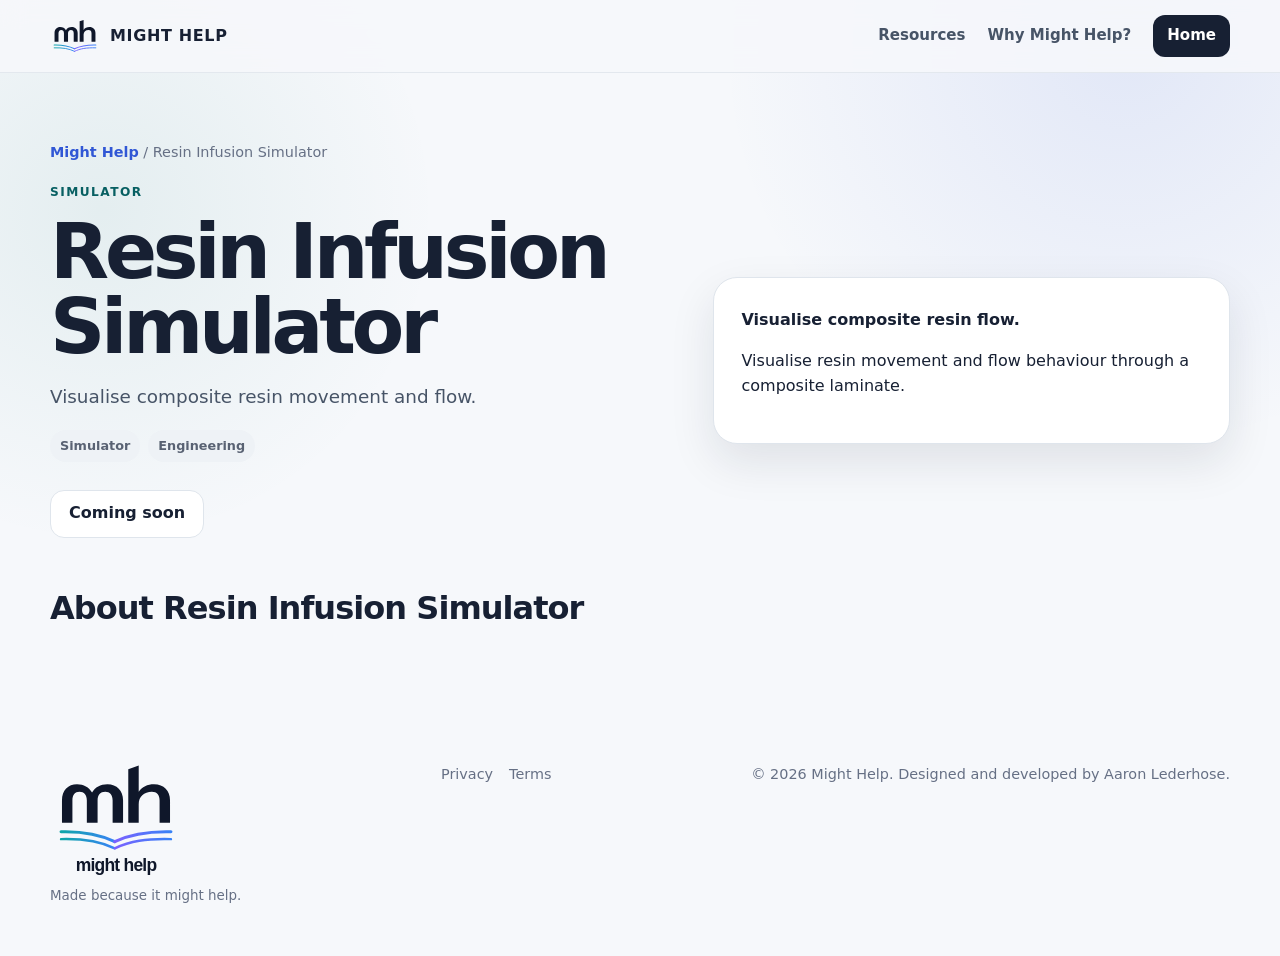
<file: docs/resin-infusion-simulator/index.html>
<!doctype html><html lang="en-AU"><head><meta charset="utf-8"><meta name="viewport" content="width=device-width,initial-scale=1"><meta name="theme-color" content="#f6f8fb"><title>Resin Infusion Simulator | Might Help</title><meta name="description" content="Visualise resin flow behaviour through a composite laminate."><link rel="canonical" href="https://mighthelp.com.au/resin-infusion-simulator/"><meta property="og:type" content="website"><meta property="og:title" content="Resin Infusion Simulator | Might Help"><meta property="og:description" content="Visualise resin flow behaviour through a composite laminate."><meta property="og:url" content="https://mighthelp.com.au/resin-infusion-simulator/"><meta property="og:image" content="https://mighthelp.com.au/assets/images/might-help-share.png"><meta property="og:locale" content="en_AU"><meta name="twitter:card" content="summary_large_image"><meta name="twitter:title" content="Resin Infusion Simulator | Might Help"><meta name="twitter:description" content="Visualise resin flow behaviour through a composite laminate."><meta name="twitter:image" content="https://mighthelp.com.au/assets/images/might-help-share.png"><link rel="icon" href="../assets/images/favicon.svg" type="image/svg+xml"><link rel="apple-touch-icon" href="../assets/images/app-icon.svg"><link rel="manifest" href="../site.webmanifest"><link rel="stylesheet" href="../assets/css/site.css"><script type="application/ld+json">{"@context": "https://schema.org", "@type": "SoftwareApplication", "name": "Resin Infusion Simulator", "description": "Visualise resin flow behaviour through a composite laminate.", "applicationCategory": "UtilityApplication", "operatingSystem": "Web browser", "isAccessibleForFree": true, "url": "https://mighthelp.com.au/resin-infusion-simulator/"}</script></head><body><a class="skip" href="#main">Skip to main content</a><header><div class="container"><nav class="nav" aria-label="Main navigation">
      <a class="brand" href="../"><svg class="brand-svg-mark" viewBox="0 -20 430 300" xmlns="http://www.w3.org/2000/svg" aria-hidden="true" focusable="false">
      <defs>
        <linearGradient id="mh-header-left-page" x1="0%" y1="0%" x2="100%" y2="0%"><stop offset="0%" stop-color="#0ea6a8"/><stop offset="100%" stop-color="#3882f6"/></linearGradient>
        <linearGradient id="mh-header-right-page" x1="0%" y1="0%" x2="100%" y2="0%"><stop offset="0%" stop-color="#7b61ff"/><stop offset="100%" stop-color="#3882f6"/></linearGradient>
      </defs>
      <g transform="translate(-16 0)">
        <path fill="#0f172a" d="M55 175 V101 C55 69 75 49 104 49 C126 49 143 59 153 76 C163 59 180 49 203 49 C234 49 254 70 254 101 V175 H220 V102 C220 84 211 74 196 74 C180 74 171 85 171 102 V175 H136 V102 C136 84 127 74 112 74 C97 74 89 85 89 102 V175 Z"/>
        <path fill="#0f172a" d="M271 175 V0 L305 -12 V74 C316 57 333 49 355 49 C387 49 407 70 407 101 V175 H373 V102 C373 84 364 74 348 74 C322 74 305 90 305 114 V175 Z"/>
      </g>
      <path d="M36 204 C108 202 160 212 211 236" fill="none" stroke="url(#mh-header-left-page)" stroke-width="10" stroke-linecap="round"/>
      <path d="M211 236 C262 212 314 202 394 204" fill="none" stroke="url(#mh-header-right-page)" stroke-width="10" stroke-linecap="round"/>
      <path d="M36 228 C109 226 161 234 211 258" fill="none" stroke="url(#mh-header-left-page)" stroke-width="8" stroke-linecap="round"/>
      <path d="M211 258 C261 234 313 226 394 228" fill="none" stroke="url(#mh-header-right-page)" stroke-width="8" stroke-linecap="round"/>
      
    </svg><span class="brand-text">MIGHT HELP</span></a>
      <div class="navlinks"><a href="../#resources">Resources</a><a href="../#about">Why Might Help?</a><a class="navbtn" href="../">Home</a></div>
      <button class="mobile-menu-toggle" type="button" aria-label="Open navigation menu" aria-expanded="false" aria-controls="mobileSiteMenu" data-mobile-menu-toggle>
        <span class="mobile-menu-icon" aria-hidden="true"><span></span><span></span><span></span></span>
        <span>Menu</span>
      </button>
    </nav></div></header><div class="mobile-menu-layer" id="mobileSiteMenu" hidden data-mobile-menu-layer>
      <button class="mobile-menu-scrim" type="button" aria-label="Close navigation menu" data-mobile-menu-close></button>
      <aside class="mobile-menu-drawer" aria-label="Phone and tablet navigation">
        <div class="mobile-menu-heading"><strong>Navigate Might Help</strong><button class="mobile-menu-close" type="button" aria-label="Close navigation menu" data-mobile-menu-close>×</button></div>
        <div class="mobile-menu-links"><a href="../#resources">Resources</a><a href="../#about">Why Might Help?</a><a class="navbtn" href="../">Home</a></div>
      </aside>
    </div><main class="resource-page" id="main"><div class="container"><div class="breadcrumbs"><a href="../">Might Help</a> / Resin Infusion Simulator</div><div class="resource-hero"><div><div class="kicker">Simulator</div><h1>Resin Infusion Simulator</h1><p class="summary">Visualise composite resin movement and flow.</p><div class="resource-tags"><span>Simulator</span><span>Engineering</span></div><div class="actions" style="justify-content:flex-start"><span class="btn">Coming soon</span></div></div><aside class="resource-panel"><div class="resource-panel-copy"><strong>Visualise composite resin flow.</strong><p>Visualise resin movement and flow behaviour through a composite laminate.</p></div></aside></div><article class="resource-content"><h2>About Resin Infusion Simulator</h2></article></div></main><footer><div class="container"><div class="footer"><div class="footer-brand-lockup"><svg class="brand-svg-full" viewBox="0 -20 430 380" xmlns="http://www.w3.org/2000/svg" role="img" aria-label="Might Help">
      <defs>
        <linearGradient id="mh-footer-left-page" x1="0%" y1="0%" x2="100%" y2="0%"><stop offset="0%" stop-color="#0ea6a8"/><stop offset="100%" stop-color="#3882f6"/></linearGradient>
        <linearGradient id="mh-footer-right-page" x1="0%" y1="0%" x2="100%" y2="0%"><stop offset="0%" stop-color="#7b61ff"/><stop offset="100%" stop-color="#3882f6"/></linearGradient>
      </defs>
      <g transform="translate(-16 0)">
        <path fill="#0f172a" d="M55 175 V101 C55 69 75 49 104 49 C126 49 143 59 153 76 C163 59 180 49 203 49 C234 49 254 70 254 101 V175 H220 V102 C220 84 211 74 196 74 C180 74 171 85 171 102 V175 H136 V102 C136 84 127 74 112 74 C97 74 89 85 89 102 V175 Z"/>
        <path fill="#0f172a" d="M271 175 V0 L305 -12 V74 C316 57 333 49 355 49 C387 49 407 70 407 101 V175 H373 V102 C373 84 364 74 348 74 C322 74 305 90 305 114 V175 Z"/>
      </g>
      <path d="M36 204 C108 202 160 212 211 236" fill="none" stroke="url(#mh-footer-left-page)" stroke-width="10" stroke-linecap="round"/>
      <path d="M211 236 C262 212 314 202 394 204" fill="none" stroke="url(#mh-footer-right-page)" stroke-width="10" stroke-linecap="round"/>
      <path d="M36 228 C109 226 161 234 211 258" fill="none" stroke="url(#mh-footer-left-page)" stroke-width="8" stroke-linecap="round"/>
      <path d="M211 258 C261 234 313 226 394 228" fill="none" stroke="url(#mh-footer-right-page)" stroke-width="8" stroke-linecap="round"/>
      <text x="215" y="333" text-anchor="middle" font-family="Arial, Helvetica, sans-serif" font-size="57" font-weight="600" letter-spacing="-2.5" fill="#0f172a">might help</text>
    </svg><div class="footer-tagline">Made because it might help.</div></div><div class="footerlinks"><a href="../privacy.html">Privacy</a><a href="../terms.html">Terms</a></div><div>© 2026 Might Help. Designed and developed by Aaron Lederhose.</div></div></div></footer><script src="../assets/js/site.js" defer></script></body></html>
</file>
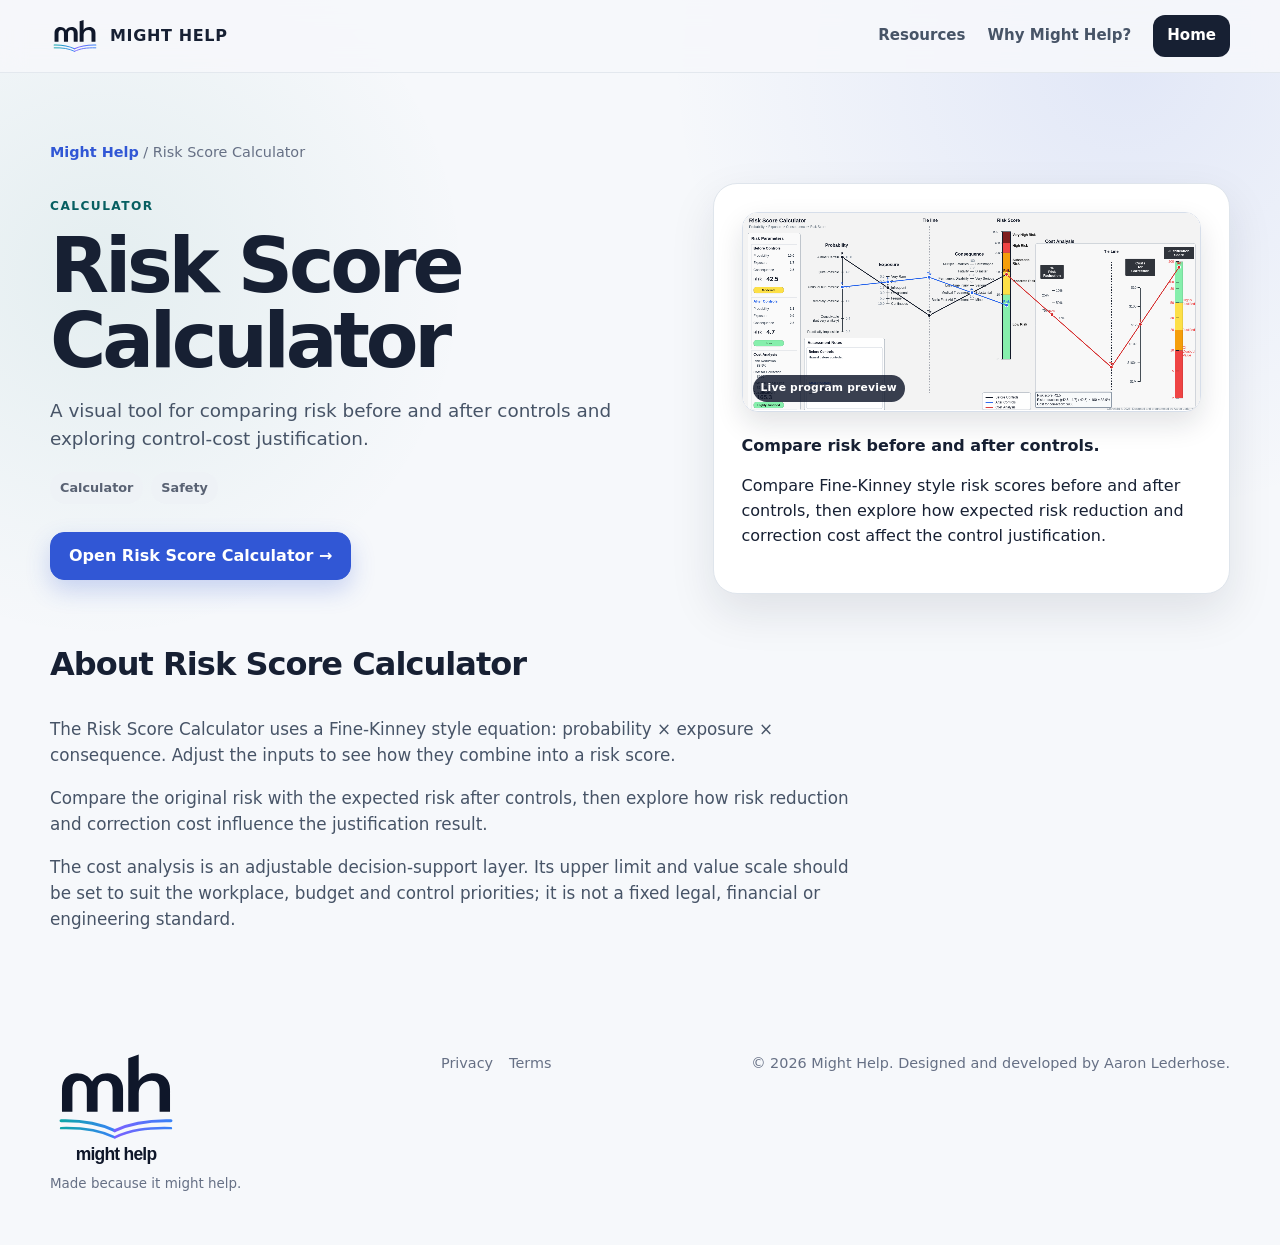
<file: docs/risk-score-calculator/index.html>
<!doctype html><html lang="en-AU"><head><meta charset="utf-8"><meta name="viewport" content="width=device-width,initial-scale=1"><meta name="theme-color" content="#f6f8fb"><title>Risk Score Calculator | Fine-Kinney Risk Comparison | Might Help</title><meta name="description" content="Compare Fine-Kinney style risk scores before and after controls with an adjustable visual cost-justification analysis."><link rel="canonical" href="https://mighthelp.com.au/risk-score-calculator/"><meta property="og:type" content="website"><meta property="og:title" content="Risk Score Calculator | Fine-Kinney Risk Comparison | Might Help"><meta property="og:description" content="Compare Fine-Kinney style risk scores before and after controls with an adjustable visual cost-justification analysis."><meta property="og:url" content="https://mighthelp.com.au/risk-score-calculator/"><meta property="og:image" content="https://mighthelp.com.au/assets/images/might-help-share.png"><meta property="og:locale" content="en_AU"><meta name="twitter:card" content="summary_large_image"><meta name="twitter:title" content="Risk Score Calculator | Fine-Kinney Risk Comparison | Might Help"><meta name="twitter:description" content="Compare Fine-Kinney style risk scores before and after controls with an adjustable visual cost-justification analysis."><meta name="twitter:image" content="https://mighthelp.com.au/assets/images/might-help-share.png"><link rel="icon" href="../assets/images/favicon.svg" type="image/svg+xml"><link rel="apple-touch-icon" href="../assets/images/app-icon.svg"><link rel="manifest" href="../site.webmanifest"><link rel="stylesheet" href="../assets/css/site.css"><script type="application/ld+json">{"@context": "https://schema.org", "@type": "SoftwareApplication", "name": "Risk Score Calculator", "description": "Compare Fine-Kinney style risk scores before and after controls with an adjustable visual cost-justification analysis.", "applicationCategory": "UtilityApplication", "operatingSystem": "Web browser", "isAccessibleForFree": true, "url": "https://mighthelp.com.au/risk-score-calculator/"}</script></head><body><a class="skip" href="#main">Skip to main content</a><header><div class="container"><nav class="nav" aria-label="Main navigation">
      <a class="brand" href="../"><svg class="brand-svg-mark" viewBox="0 -20 430 300" xmlns="http://www.w3.org/2000/svg" aria-hidden="true" focusable="false">
      <defs>
        <linearGradient id="mh-header-left-page" x1="0%" y1="0%" x2="100%" y2="0%"><stop offset="0%" stop-color="#0ea6a8"/><stop offset="100%" stop-color="#3882f6"/></linearGradient>
        <linearGradient id="mh-header-right-page" x1="0%" y1="0%" x2="100%" y2="0%"><stop offset="0%" stop-color="#7b61ff"/><stop offset="100%" stop-color="#3882f6"/></linearGradient>
      </defs>
      <g transform="translate(-16 0)">
        <path fill="#0f172a" d="M55 175 V101 C55 69 75 49 104 49 C126 49 143 59 153 76 C163 59 180 49 203 49 C234 49 254 70 254 101 V175 H220 V102 C220 84 211 74 196 74 C180 74 171 85 171 102 V175 H136 V102 C136 84 127 74 112 74 C97 74 89 85 89 102 V175 Z"/>
        <path fill="#0f172a" d="M271 175 V0 L305 -12 V74 C316 57 333 49 355 49 C387 49 407 70 407 101 V175 H373 V102 C373 84 364 74 348 74 C322 74 305 90 305 114 V175 Z"/>
      </g>
      <path d="M36 204 C108 202 160 212 211 236" fill="none" stroke="url(#mh-header-left-page)" stroke-width="10" stroke-linecap="round"/>
      <path d="M211 236 C262 212 314 202 394 204" fill="none" stroke="url(#mh-header-right-page)" stroke-width="10" stroke-linecap="round"/>
      <path d="M36 228 C109 226 161 234 211 258" fill="none" stroke="url(#mh-header-left-page)" stroke-width="8" stroke-linecap="round"/>
      <path d="M211 258 C261 234 313 226 394 228" fill="none" stroke="url(#mh-header-right-page)" stroke-width="8" stroke-linecap="round"/>
      
    </svg><span class="brand-text">MIGHT HELP</span></a>
      <div class="navlinks"><a href="../#resources">Resources</a><a href="../#about">Why Might Help?</a><a class="navbtn" href="../">Home</a></div>
      <button class="mobile-menu-toggle" type="button" aria-label="Open navigation menu" aria-expanded="false" aria-controls="mobileSiteMenu" data-mobile-menu-toggle>
        <span class="mobile-menu-icon" aria-hidden="true"><span></span><span></span><span></span></span>
        <span>Menu</span>
      </button>
    </nav></div></header><div class="mobile-menu-layer" id="mobileSiteMenu" hidden data-mobile-menu-layer>
      <button class="mobile-menu-scrim" type="button" aria-label="Close navigation menu" data-mobile-menu-close></button>
      <aside class="mobile-menu-drawer" aria-label="Phone and tablet navigation">
        <div class="mobile-menu-heading"><strong>Navigate Might Help</strong><button class="mobile-menu-close" type="button" aria-label="Close navigation menu" data-mobile-menu-close>×</button></div>
        <div class="mobile-menu-links"><a href="../#resources">Resources</a><a href="../#about">Why Might Help?</a><a class="navbtn" href="../">Home</a></div>
      </aside>
    </div><main class="resource-page" id="main"><div class="container"><div class="breadcrumbs"><a href="../">Might Help</a> / Risk Score Calculator</div><div class="resource-hero"><div><div class="kicker">Calculator</div><h1>Risk Score Calculator</h1><p class="summary">A visual tool for comparing risk before and after controls and exploring control-cost justification.</p><div class="resource-tags"><span>Calculator</span><span>Safety</span></div><div class="actions" style="justify-content:flex-start"><a class="btn primary" href="../tools/risk-score-calculator/">Open Risk Score Calculator →</a></div></div><aside class="resource-panel"><div class="risk-program-preview">
      <object data="../tools/risk-score-calculator/?preview=1" type="text/html" aria-label="Coded preview of the Risk Score Calculator" tabindex="-1"><span>Risk Score Calculator program preview</span></object>
      <span class="risk-program-preview-label">Live program preview</span>
    </div><div class="resource-panel-copy"><strong>Compare risk before and after controls.</strong><p>Compare Fine-Kinney style risk scores before and after controls, then explore how expected risk reduction and correction cost affect the control justification.</p></div></aside></div><article class="resource-content"><h2>About Risk Score Calculator</h2><p>The Risk Score Calculator uses a Fine-Kinney style equation: probability × exposure × consequence. Adjust the inputs to see how they combine into a risk score.</p><p>Compare the original risk with the expected risk after controls, then explore how risk reduction and correction cost influence the justification result.</p><p>The cost analysis is an adjustable decision-support layer. Its upper limit and value scale should be set to suit the workplace, budget and control priorities; it is not a fixed legal, financial or engineering standard.</p></article></div></main><footer><div class="container"><div class="footer"><div class="footer-brand-lockup"><svg class="brand-svg-full" viewBox="0 -20 430 380" xmlns="http://www.w3.org/2000/svg" role="img" aria-label="Might Help">
      <defs>
        <linearGradient id="mh-footer-left-page" x1="0%" y1="0%" x2="100%" y2="0%"><stop offset="0%" stop-color="#0ea6a8"/><stop offset="100%" stop-color="#3882f6"/></linearGradient>
        <linearGradient id="mh-footer-right-page" x1="0%" y1="0%" x2="100%" y2="0%"><stop offset="0%" stop-color="#7b61ff"/><stop offset="100%" stop-color="#3882f6"/></linearGradient>
      </defs>
      <g transform="translate(-16 0)">
        <path fill="#0f172a" d="M55 175 V101 C55 69 75 49 104 49 C126 49 143 59 153 76 C163 59 180 49 203 49 C234 49 254 70 254 101 V175 H220 V102 C220 84 211 74 196 74 C180 74 171 85 171 102 V175 H136 V102 C136 84 127 74 112 74 C97 74 89 85 89 102 V175 Z"/>
        <path fill="#0f172a" d="M271 175 V0 L305 -12 V74 C316 57 333 49 355 49 C387 49 407 70 407 101 V175 H373 V102 C373 84 364 74 348 74 C322 74 305 90 305 114 V175 Z"/>
      </g>
      <path d="M36 204 C108 202 160 212 211 236" fill="none" stroke="url(#mh-footer-left-page)" stroke-width="10" stroke-linecap="round"/>
      <path d="M211 236 C262 212 314 202 394 204" fill="none" stroke="url(#mh-footer-right-page)" stroke-width="10" stroke-linecap="round"/>
      <path d="M36 228 C109 226 161 234 211 258" fill="none" stroke="url(#mh-footer-left-page)" stroke-width="8" stroke-linecap="round"/>
      <path d="M211 258 C261 234 313 226 394 228" fill="none" stroke="url(#mh-footer-right-page)" stroke-width="8" stroke-linecap="round"/>
      <text x="215" y="333" text-anchor="middle" font-family="Arial, Helvetica, sans-serif" font-size="57" font-weight="600" letter-spacing="-2.5" fill="#0f172a">might help</text>
    </svg><div class="footer-tagline">Made because it might help.</div></div><div class="footerlinks"><a href="../privacy.html">Privacy</a><a href="../terms.html">Terms</a></div><div>© 2026 Might Help. Designed and developed by Aaron Lederhose.</div></div></div></footer><script src="../assets/js/site.js" defer></script></body></html>
</file>
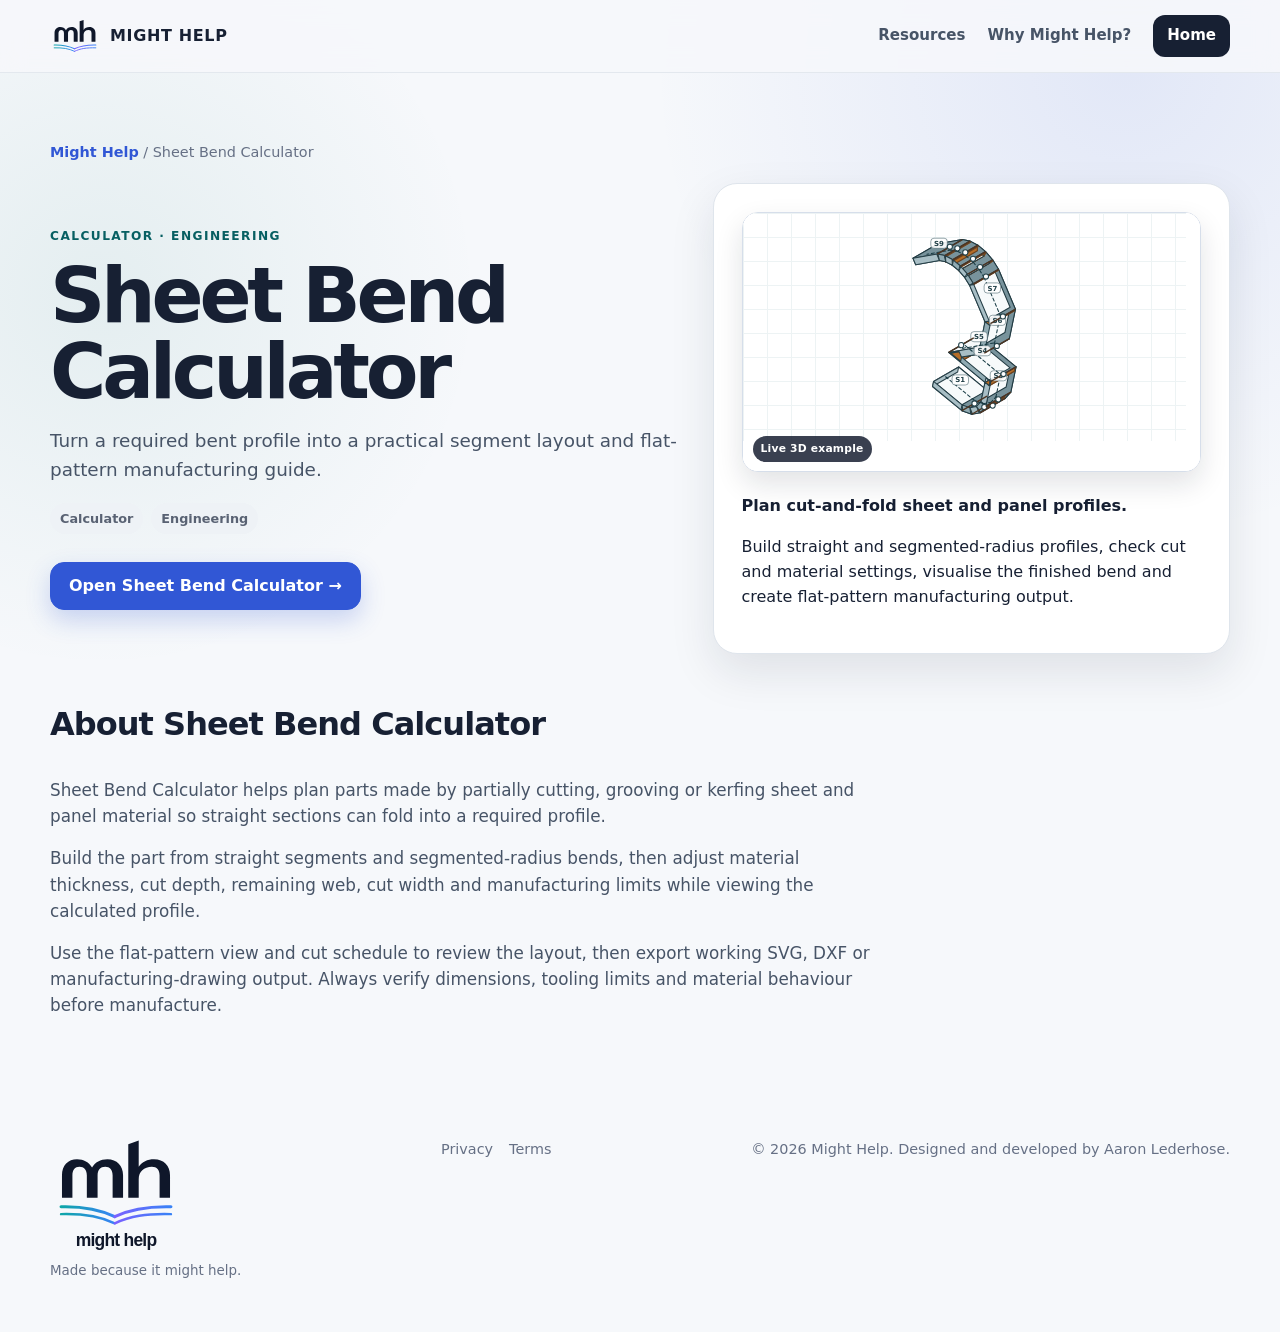
<file: docs/sheet-bend-calculator/index.html>
<!doctype html><html lang="en-AU"><head><meta charset="utf-8"><meta name="viewport" content="width=device-width,initial-scale=1"><meta name="theme-color" content="#f6f8fb"><title>Sheet Bend Calculator | Flat-Pattern and Bend Planning | Might Help</title><meta name="description" content="Plan segmented sheet bends, visualise the finished profile and create flat-pattern DXF and manufacturing output."><link rel="canonical" href="https://mighthelp.com.au/sheet-bend-calculator/"><meta property="og:type" content="website"><meta property="og:title" content="Sheet Bend Calculator | Flat-Pattern and Bend Planning | Might Help"><meta property="og:description" content="Plan segmented sheet bends, visualise the finished profile and create flat-pattern DXF and manufacturing output."><meta property="og:url" content="https://mighthelp.com.au/sheet-bend-calculator/"><meta property="og:image" content="https://mighthelp.com.au/assets/images/might-help-share.png"><meta property="og:locale" content="en_AU"><meta name="twitter:card" content="summary_large_image"><meta name="twitter:title" content="Sheet Bend Calculator | Flat-Pattern and Bend Planning | Might Help"><meta name="twitter:description" content="Plan segmented sheet bends, visualise the finished profile and create flat-pattern DXF and manufacturing output."><meta name="twitter:image" content="https://mighthelp.com.au/assets/images/might-help-share.png"><link rel="icon" href="../assets/images/favicon.svg" type="image/svg+xml"><link rel="apple-touch-icon" href="../assets/images/app-icon.svg"><link rel="manifest" href="../site.webmanifest"><link rel="stylesheet" href="../assets/css/site.css"><script type="application/ld+json">{"@context": "https://schema.org", "@type": "SoftwareApplication", "name": "Sheet Bend Calculator", "description": "Plan segmented sheet bends, visualise the finished profile and create flat-pattern DXF and manufacturing output.", "applicationCategory": "UtilityApplication", "operatingSystem": "Web browser", "isAccessibleForFree": true, "url": "https://mighthelp.com.au/sheet-bend-calculator/"}</script></head><body><a class="skip" href="#main">Skip to main content</a><header><div class="container"><nav class="nav" aria-label="Main navigation">
      <a class="brand" href="../"><svg class="brand-svg-mark" viewBox="0 -20 430 300" xmlns="http://www.w3.org/2000/svg" aria-hidden="true" focusable="false">
      <defs>
        <linearGradient id="mh-header-left-page" x1="0%" y1="0%" x2="100%" y2="0%"><stop offset="0%" stop-color="#0ea6a8"/><stop offset="100%" stop-color="#3882f6"/></linearGradient>
        <linearGradient id="mh-header-right-page" x1="0%" y1="0%" x2="100%" y2="0%"><stop offset="0%" stop-color="#7b61ff"/><stop offset="100%" stop-color="#3882f6"/></linearGradient>
      </defs>
      <g transform="translate(-16 0)">
        <path fill="#0f172a" d="M55 175 V101 C55 69 75 49 104 49 C126 49 143 59 153 76 C163 59 180 49 203 49 C234 49 254 70 254 101 V175 H220 V102 C220 84 211 74 196 74 C180 74 171 85 171 102 V175 H136 V102 C136 84 127 74 112 74 C97 74 89 85 89 102 V175 Z"/>
        <path fill="#0f172a" d="M271 175 V0 L305 -12 V74 C316 57 333 49 355 49 C387 49 407 70 407 101 V175 H373 V102 C373 84 364 74 348 74 C322 74 305 90 305 114 V175 Z"/>
      </g>
      <path d="M36 204 C108 202 160 212 211 236" fill="none" stroke="url(#mh-header-left-page)" stroke-width="10" stroke-linecap="round"/>
      <path d="M211 236 C262 212 314 202 394 204" fill="none" stroke="url(#mh-header-right-page)" stroke-width="10" stroke-linecap="round"/>
      <path d="M36 228 C109 226 161 234 211 258" fill="none" stroke="url(#mh-header-left-page)" stroke-width="8" stroke-linecap="round"/>
      <path d="M211 258 C261 234 313 226 394 228" fill="none" stroke="url(#mh-header-right-page)" stroke-width="8" stroke-linecap="round"/>
      
    </svg><span class="brand-text">MIGHT HELP</span></a>
      <div class="navlinks"><a href="../#resources">Resources</a><a href="../#about">Why Might Help?</a><a class="navbtn" href="../">Home</a></div>
      <button class="mobile-menu-toggle" type="button" aria-label="Open navigation menu" aria-expanded="false" aria-controls="mobileSiteMenu" data-mobile-menu-toggle>
        <span class="mobile-menu-icon" aria-hidden="true"><span></span><span></span><span></span></span>
        <span>Menu</span>
      </button>
    </nav></div></header><div class="mobile-menu-layer" id="mobileSiteMenu" hidden data-mobile-menu-layer>
      <button class="mobile-menu-scrim" type="button" aria-label="Close navigation menu" data-mobile-menu-close></button>
      <aside class="mobile-menu-drawer" aria-label="Phone and tablet navigation">
        <div class="mobile-menu-heading"><strong>Navigate Might Help</strong><button class="mobile-menu-close" type="button" aria-label="Close navigation menu" data-mobile-menu-close>×</button></div>
        <div class="mobile-menu-links"><a href="../#resources">Resources</a><a href="../#about">Why Might Help?</a><a class="navbtn" href="../">Home</a></div>
      </aside>
    </div><main class="resource-page" id="main"><div class="container"><div class="breadcrumbs"><a href="../">Might Help</a> / Sheet Bend Calculator</div><div class="resource-hero"><div><div class="kicker">Calculator · Engineering</div><h1>Sheet Bend Calculator</h1><p class="summary">Turn a required bent profile into a practical segment layout and flat-pattern manufacturing guide.</p><div class="resource-tags"><span>Calculator</span><span>Engineering</span></div><div class="actions" style="justify-content:flex-start"><a class="btn primary" href="../tools/sheet-bend-calculator/">Open Sheet Bend Calculator →</a></div></div><aside class="resource-panel"><div class="sheet-bend-program-preview">
      <object data="../tools/sheet-bend-calculator/?preview=1" type="text/html" aria-label="Live 3D example from the Sheet Bend Calculator" tabindex="-1"><span>Sheet Bend Calculator 3D example preview</span></object>
      <span class="sheet-bend-program-preview-label">Live 3D example</span>
    </div><div class="resource-panel-copy"><strong>Plan cut-and-fold sheet and panel profiles.</strong><p>Build straight and segmented-radius profiles, check cut and material settings, visualise the finished bend and create flat-pattern manufacturing output.</p></div></aside></div><article class="resource-content"><h2>About Sheet Bend Calculator</h2><p>Sheet Bend Calculator helps plan parts made by partially cutting, grooving or kerfing sheet and panel material so straight sections can fold into a required profile.</p><p>Build the part from straight segments and segmented-radius bends, then adjust material thickness, cut depth, remaining web, cut width and manufacturing limits while viewing the calculated profile.</p><p>Use the flat-pattern view and cut schedule to review the layout, then export working SVG, DXF or manufacturing-drawing output. Always verify dimensions, tooling limits and material behaviour before manufacture.</p></article></div></main><footer><div class="container"><div class="footer"><div class="footer-brand-lockup"><svg class="brand-svg-full" viewBox="0 -20 430 380" xmlns="http://www.w3.org/2000/svg" role="img" aria-label="Might Help">
      <defs>
        <linearGradient id="mh-footer-left-page" x1="0%" y1="0%" x2="100%" y2="0%"><stop offset="0%" stop-color="#0ea6a8"/><stop offset="100%" stop-color="#3882f6"/></linearGradient>
        <linearGradient id="mh-footer-right-page" x1="0%" y1="0%" x2="100%" y2="0%"><stop offset="0%" stop-color="#7b61ff"/><stop offset="100%" stop-color="#3882f6"/></linearGradient>
      </defs>
      <g transform="translate(-16 0)">
        <path fill="#0f172a" d="M55 175 V101 C55 69 75 49 104 49 C126 49 143 59 153 76 C163 59 180 49 203 49 C234 49 254 70 254 101 V175 H220 V102 C220 84 211 74 196 74 C180 74 171 85 171 102 V175 H136 V102 C136 84 127 74 112 74 C97 74 89 85 89 102 V175 Z"/>
        <path fill="#0f172a" d="M271 175 V0 L305 -12 V74 C316 57 333 49 355 49 C387 49 407 70 407 101 V175 H373 V102 C373 84 364 74 348 74 C322 74 305 90 305 114 V175 Z"/>
      </g>
      <path d="M36 204 C108 202 160 212 211 236" fill="none" stroke="url(#mh-footer-left-page)" stroke-width="10" stroke-linecap="round"/>
      <path d="M211 236 C262 212 314 202 394 204" fill="none" stroke="url(#mh-footer-right-page)" stroke-width="10" stroke-linecap="round"/>
      <path d="M36 228 C109 226 161 234 211 258" fill="none" stroke="url(#mh-footer-left-page)" stroke-width="8" stroke-linecap="round"/>
      <path d="M211 258 C261 234 313 226 394 228" fill="none" stroke="url(#mh-footer-right-page)" stroke-width="8" stroke-linecap="round"/>
      <text x="215" y="333" text-anchor="middle" font-family="Arial, Helvetica, sans-serif" font-size="57" font-weight="600" letter-spacing="-2.5" fill="#0f172a">might help</text>
    </svg><div class="footer-tagline">Made because it might help.</div></div><div class="footerlinks"><a href="../privacy.html">Privacy</a><a href="../terms.html">Terms</a></div><div>© 2026 Might Help. Designed and developed by Aaron Lederhose.</div></div></div></footer><script src="../assets/js/site.js" defer></script></body></html>
</file>
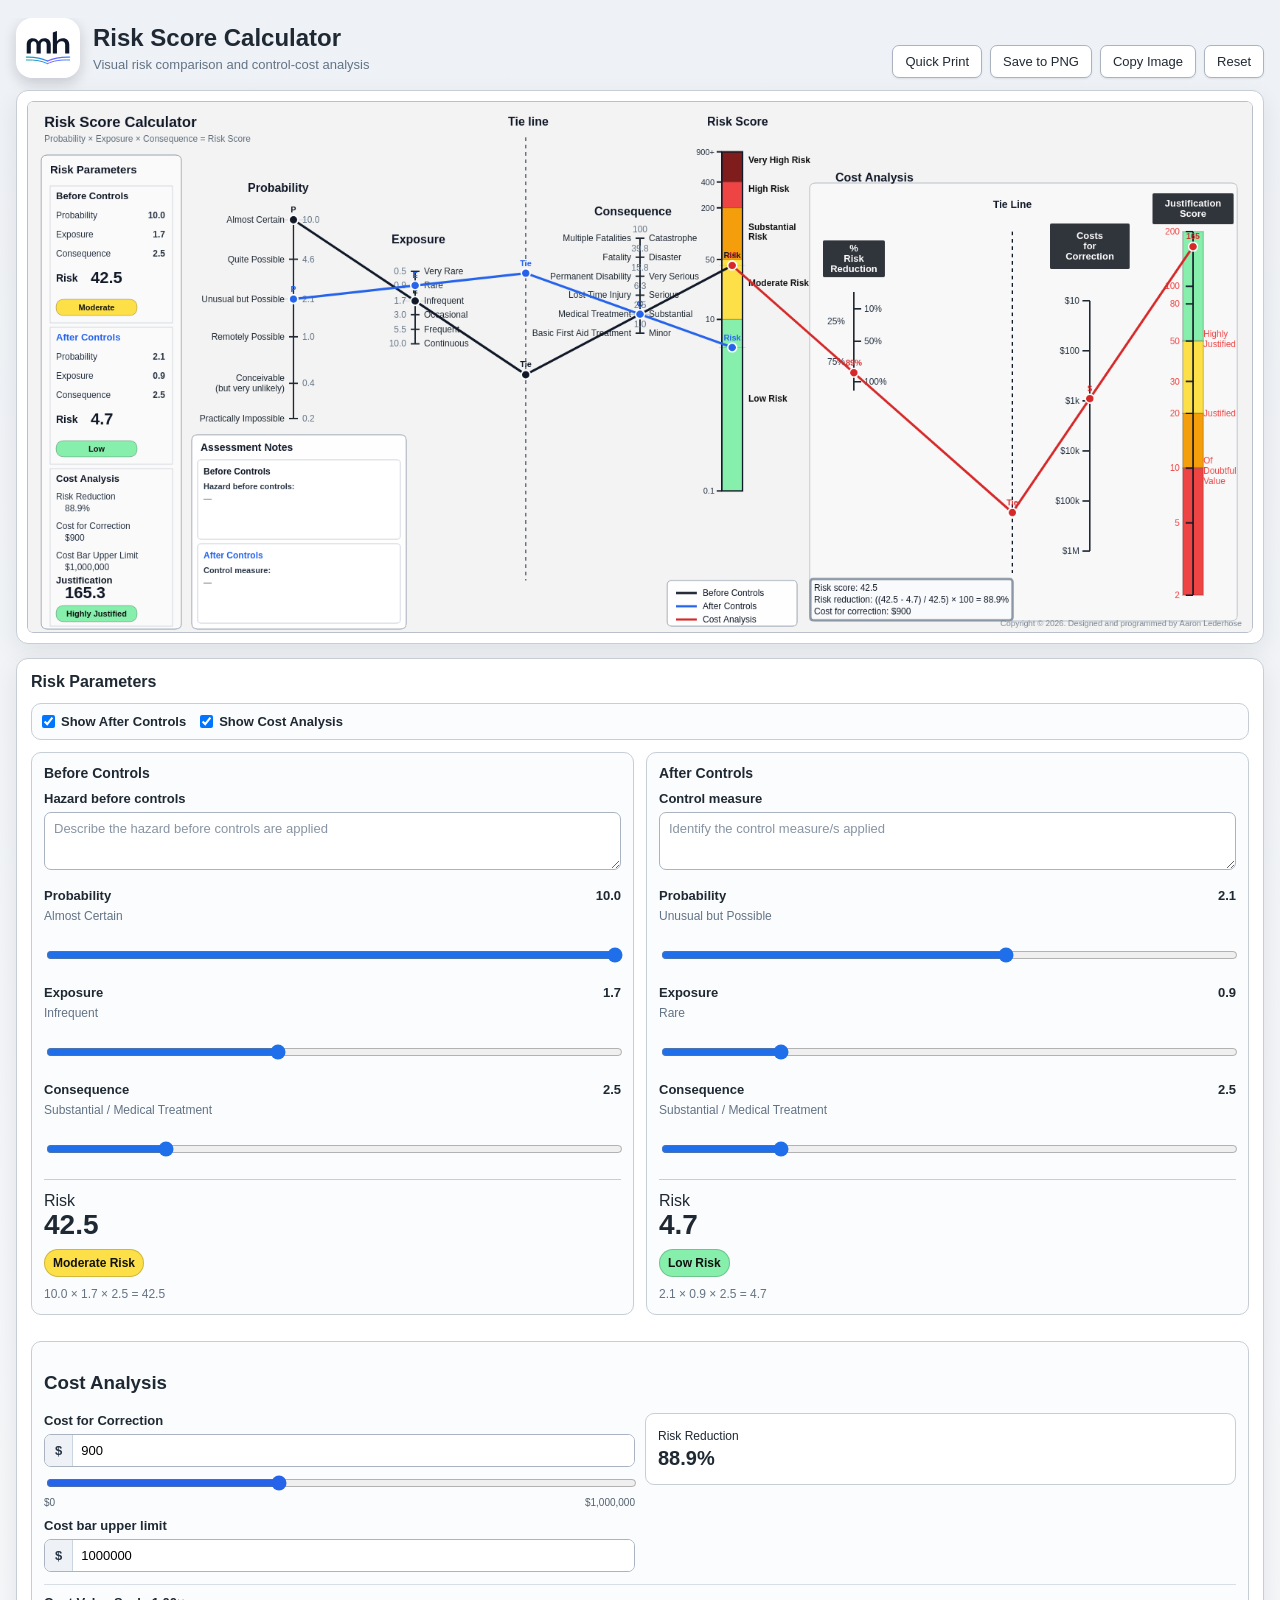
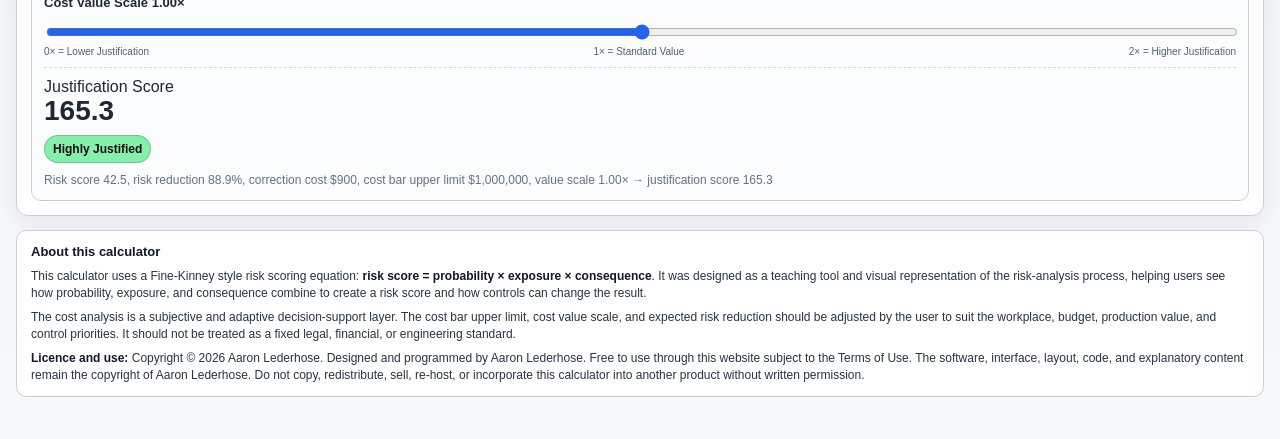
<file: docs/tools/risk-score-calculator/index.html>
<!doctype html>
<html lang="en">
<head>
<meta charset="utf-8" />
<meta name="viewport" content="width=device-width, initial-scale=1" />
<title>Risk Score Calculator | Might Help</title>
<meta name="description" content="Compare Fine-Kinney style risk scores before and after controls, including an adjustable cost-justification analysis.">
<link rel="icon" href="../../assets/images/favicon.svg" type="image/svg+xml">
<script>if(new URLSearchParams(location.search).get('preview')==='1')document.documentElement.dataset.preview='true';</script>
<style>
  :root{
    --bg:#f2f3f5;
    --panel:#ffffff;
    --ink:#1f2933;
    --muted:#627386;
    --line:#111827;
    --accent:#1f6feb;
    --border:#c7ced6;
  }
  *{box-sizing:border-box}
  body{
    margin:0;
    background:linear-gradient(180deg,#eef1f5 0%,#f7f8fa 100%);
    color:var(--ink);
    font-family:Arial, Helvetica, sans-serif;
  }
  .app{
    max-width:1740px;
    margin:18px auto;
    padding:0 16px 24px;
    overflow-x:hidden;
  }
  header{
    display:flex;
    align-items:flex-end;
    justify-content:space-between;
    gap:16px;
    margin-bottom:12px;
  }
  .risk-title-lockup{
    display:flex;
    align-items:center;
    gap:13px;
    min-width:0;
  }
  .might-help-home-link{
    flex:0 0 64px;
    width:64px;
    height:60px;
    display:grid;
    place-items:center;
    padding:5px;
    background:#fff;
    border:1px solid rgba(255,255,255,.92);
    border-radius:16px;
    box-shadow:0 5px 14px rgba(15,23,42,.18);
    transition:transform .16s ease,box-shadow .16s ease;
  }
  .might-help-home-link:hover{transform:translateY(-1px);box-shadow:0 7px 18px rgba(15,23,42,.24)}
  .might-help-home-link:focus-visible{outline:3px solid #3157d5;outline-offset:3px}
  .might-help-home-link .might-help-code-mark{display:block;width:52px;height:auto}
  h1{
    margin:0;
    font-size:24px;
    font-weight:700;
  }
  .subtitle{
    margin-top:5px;
    color:var(--muted);
    font-size:13px;
  }
  .toolbar{
    display:flex;
    flex-wrap:wrap;
    gap:8px;
    justify-content:flex-end;
  }
  button{
    border:1px solid #aab4c0;
    background:#fff;
    color:var(--ink);
    padding:8px 12px;
    border-radius:7px;
    cursor:pointer;
    font-size:13px;
    box-shadow:0 1px 2px rgba(0,0,0,.08);
  }
  button:hover{background:#f4f7fb}
  .workspace{
    display:grid;
    grid-template-columns:minmax(0,1fr) minmax(380px,500px);
    gap:14px;
    align-items:start;
    justify-content:center;
    min-width:0;
  }
  .canvas-card,.controls-card{
    background:var(--panel);
    border:1px solid var(--border);
    border-radius:12px;
    box-shadow:0 8px 24px rgba(17,24,39,.08);
  }
  .canvas-card{
    overflow:hidden;
    padding:10px;
    min-width:0;
  }
  .canvas-viewport{
    width:100%;
    max-width:100%;
    overflow:hidden;
    border-radius:6px;
  }
  .canvas-swipe-hint{
    display:none;
    margin:8px 2px 0;
    color:var(--muted);
    font-size:12px;
    text-align:center;
  }
  canvas{
    display:block;
    width:100%;
    max-width:100%;
    height:auto;
    aspect-ratio:1660 / 720;
    background:#f3f3f3;
    border:1px solid #b9c0c9;
    border-radius:6px;
  }
  .controls-card{
    padding:14px;
    position:sticky;
    top:12px;
  }
  .mode-options{
    display:flex;
    flex-wrap:wrap;
    gap:10px 14px;
    margin:0 0 12px;
    padding:10px;
    border:1px solid var(--border);
    border-radius:10px;
    background:#fbfcfd;
    font-size:13px;
    font-weight:700;
  }
  .mode-options label{
    display:flex;
    align-items:center;
    gap:6px;
    cursor:pointer;
  }
  .mode-options input{margin:0}
  .workspace.no-cost{
    grid-template-columns:minmax(0,1fr) minmax(380px,500px);
  }
  .control-groups.single{
    grid-template-columns:1fr;
  }
  .hidden{
    display:none!important;
  }
  .control-groups{
    display:grid;
    grid-template-columns:1fr 1fr;
    gap:12px;
    align-items:start;
  }
  .cost-control{
    border:1px solid var(--border);
    border-radius:10px;
    padding:12px;
    margin-top:12px;
    background:#fbfcfd;
  }
  .cost-row{
    display:grid;
    grid-template-columns:1fr 1fr;
    gap:10px;
    align-items:end;
  }
  .cost-control label{
    font-weight:700;
    font-size:13px;
    display:block;
    margin-bottom:6px;
  }
  .cost-control input[type="number"]{
    width:100%;
    padding:8px 9px;
    border:1px solid #aab4c0;
    border-radius:7px;
    font-size:13px;
  }
  .cost-control input[type="range"]{
    width:100%;
    margin-top:8px;
    accent-color:#2563eb;
  }
  .cost-input-wrap{
    display:flex;
    align-items:center;
    border:1px solid #aab4c0;
    border-radius:7px;
    background:#fff;
    overflow:hidden;
  }
  .cost-prefix{
    padding:8px 10px;
    font-size:13px;
    color:#273444;
    background:#eef2f6;
    border-right:1px solid #cbd5df;
    font-weight:700;
  }
  .cost-input-wrap input[type="number"]{
    border:0;
    border-radius:0;
    padding-left:8px;
  }
  .cost-slider-scale{
    display:flex;
    justify-content:space-between;
    gap:8px;
    font-size:10px;
    color:#52616f;
    margin-top:2px;
  }
  .cost-factor-control{
    margin-top:12px;
    padding-top:10px;
    border-top:1px solid #d8dee6;
  }
  .cost-upper-limit{
    margin-top:10px;
  }
  .method-note{
    grid-column:1;
    margin-top:0;
    border:1px solid var(--border);
    border-radius:10px;
    padding:12px 14px;
    background:#fff;
    color:#273444;
    font-size:12px;
    line-height:1.42;
  }
  .method-note > strong{
    display:block;
    font-size:13px;
    color:#111827;
    margin-bottom:6px;
  }
  .method-note p{
    margin:0 0 7px;
  }
  .method-note p:last-child{
    margin-bottom:0;
  }
  .method-note p strong{
    color:#111827;
  }
  .small-result{
    font-size:12px;
    line-height:1.3;
    border:1px solid var(--border);
    border-radius:9px;
    padding:10px 12px;
    background:#ffffff;
    align-self:start;
    min-height:72px;
    display:flex;
    flex-direction:column;
    justify-content:center;
  }
  .small-result strong{
    display:block;
    font-size:20px;
    line-height:1.05;
    margin-top:4px;
  }
  .controls-card h2{
    font-size:16px;
    margin:0 0 12px;
  }
  .control{
    margin-bottom:18px;
  }
  .control-group{
    border:1px solid var(--border);
    border-radius:10px;
    padding:12px;
    margin-bottom:14px;
    background:#fbfcfd;
  }
  .note-field{
    margin-bottom:14px;
  }
  .note-field label{
    font-weight:700;
    font-size:13px;
    display:block;
    margin-bottom:6px;
  }
  .note-textarea{
    width:100%;
    min-height:58px;
    resize:vertical;
    border:1px solid #aab4c0;
    border-radius:7px;
    padding:8px 9px;
    font:13px Arial, Helvetica, sans-serif;
    color:var(--ink);
    background:#fff;
  }
  .note-textarea::placeholder{color:#8794a3}
  .control-group h3{
    margin:0 0 10px;
    font-size:14px;
  }
  .control label{
    display:flex;
    justify-content:space-between;
    gap:8px;
    font-weight:700;
    font-size:13px;
    margin-bottom:6px;
  }
  .control .desc{
    color:var(--muted);
    font-size:12px;
    min-height:30px;
    margin-bottom:6px;
  }
  input[type="range"]{
    width:100%;
    accent-color:var(--accent);
  }
  .result{
    border-top:1px solid var(--border);
    padding-top:12px;
    margin-top:8px;
  }
  .subresult{
    margin-top:10px;
    padding-top:10px;
    border-top:1px dashed #d2d8df;
  }
  .result .score{
    font-size:28px;
    font-weight:800;
    line-height:1.1;
  }
  .badge{
    display:inline-block;
    margin-top:8px;
    padding:6px 8px;
    border-radius:999px;
    color:#111;
    font-weight:700;
    font-size:12px;
    border:1px solid rgba(0,0,0,.18);
  }
  .formula{
    color:var(--muted);
    font-size:12px;
    margin-top:9px;
    line-height:1.35;
  }
  .note{
    margin-top:12px;
    color:var(--muted);
    font-size:12px;
    line-height:1.35;
  }
  @media(max-width:1280px){
    .workspace{grid-template-columns:1fr; justify-content:stretch}
    .workspace.no-cost{grid-template-columns:1fr}
    .controls-card{position:static}
    .method-note{grid-column:1}
  }
  @media(max-width:900px){
    .canvas-viewport{
      overflow-x:auto;
      overflow-y:hidden;
      overscroll-behavior-inline:contain;
      scrollbar-width:thin;
      -webkit-overflow-scrolling:touch;
    }
    .canvas-viewport canvas{
      width:900px;
      max-width:none;
    }
    .canvas-swipe-hint{display:block}
    button{min-height:44px}
    input[type="range"]{min-height:32px}
    .mode-options label{min-height:38px}
  }
  @media(max-width:700px){
    .control-groups{grid-template-columns:1fr}
    header{align-items:flex-start;flex-direction:column}
    .toolbar{width:100%;justify-content:flex-start}
    .toolbar button{flex:1 1 calc(50% - 4px)}
    .cost-row{grid-template-columns:1fr}
    .small-result{min-height:64px}
  }
  @media(max-width:520px){
    .app{
      margin-top:10px;
      padding-left:max(10px,env(safe-area-inset-left));
      padding-right:max(10px,env(safe-area-inset-right));
    }
    .risk-title-lockup{align-items:flex-start}
    .might-help-home-link{flex-basis:50px;width:50px;height:48px;padding:4px;border-radius:13px}
    .might-help-home-link .might-help-code-mark{width:42px}
    h1{font-size:20px;line-height:1.08}
    .subtitle{font-size:12px;line-height:1.3}
    .canvas-card,.controls-card{border-radius:10px}
    .controls-card{padding:12px}
    .control-group,.cost-control{padding:10px}
    .control{margin-bottom:15px}
    .cost-slider-scale{font-size:9px}
  }
  html[data-preview="true"],html[data-preview="true"] body{min-height:100%;background:#fff;overflow:hidden}
  html[data-preview="true"] body{display:grid;place-items:center}
  html[data-preview="true"] .app{width:100%;max-width:none;margin:0;padding:0}
  html[data-preview="true"] header,
  html[data-preview="true"] .controls-card,
  html[data-preview="true"] .method-note,
  html[data-preview="true"] .note{display:none!important}
  html[data-preview="true"] .workspace{display:block}
  html[data-preview="true"] .canvas-card{overflow:hidden;padding:0;border:0;border-radius:0;box-shadow:none}
  html[data-preview="true"] .canvas-viewport{overflow:hidden}
  html[data-preview="true"] .canvas-swipe-hint{display:none}
  html[data-preview="true"] .canvas-viewport canvas{width:100%;max-width:100%}
  html[data-preview="true"] canvas{border:0;border-radius:0}
  @media print{
    body{background:#fff}
    header,.controls-card,.note,.method-note{display:none!important}
    .app{margin:0;padding:0}
    .workspace{display:block}
    .canvas-card{border:0;box-shadow:none;padding:0}
    canvas{border:0;border-radius:0}
  }
</style>
</head>
<body>
<div class="app">
  <header>
    <div class="risk-title-lockup">
      <a class="might-help-home-link" href="../../" aria-label="Might Help home" title="Return to the Might Help home page">
        <svg class="might-help-code-mark" viewBox="0 -20 430 300" xmlns="http://www.w3.org/2000/svg" aria-hidden="true" focusable="false">
          <defs>
            <linearGradient id="risk-left-page" x1="0%" y1="0%" x2="100%" y2="0%"><stop offset="0%" stop-color="#0ea6a8"/><stop offset="100%" stop-color="#3882f6"/></linearGradient>
            <linearGradient id="risk-right-page" x1="0%" y1="0%" x2="100%" y2="0%"><stop offset="0%" stop-color="#7b61ff"/><stop offset="100%" stop-color="#3882f6"/></linearGradient>
          </defs>
          <g transform="translate(-16 0)">
            <path fill="#0f172a" d="M55 175V101C55 69 75 49 104 49C126 49 143 59 153 76C163 59 180 49 203 49C234 49 254 70 254 101V175H220V102C220 84 211 74 196 74C180 74 171 85 171 102V175H136V102C136 84 127 74 112 74C97 74 89 85 89 102V175Z"/>
            <path fill="#0f172a" d="M271 175V0L305 -12V74C316 57 333 49 355 49C387 49 407 70 407 101V175H373V102C373 84 364 74 348 74C322 74 305 90 305 114V175Z"/>
          </g>
          <path d="M36 204C108 202 160 212 211 236" fill="none" stroke="url(#risk-left-page)" stroke-width="10" stroke-linecap="round"/>
          <path d="M211 236C262 212 314 202 394 204" fill="none" stroke="url(#risk-right-page)" stroke-width="10" stroke-linecap="round"/>
          <path d="M36 228C109 226 161 234 211 258" fill="none" stroke="url(#risk-left-page)" stroke-width="8" stroke-linecap="round"/>
          <path d="M211 258C261 234 313 226 394 228" fill="none" stroke="url(#risk-right-page)" stroke-width="8" stroke-linecap="round"/>
        </svg>
      </a>
      <div><h1>Risk Score Calculator</h1><div class="subtitle">Visual risk comparison and control-cost analysis</div></div>
    </div>
    <div class="toolbar">
      <button id="printBtn">Quick Print</button>
      <button id="saveBtn">Save to PNG</button>
      <button id="copyBtn">Copy Image</button>
      <button id="resetBtn">Reset</button>
    </div>
  </header>

  <div class="workspace">
    <div class="canvas-card">
      <div class="canvas-viewport" tabindex="0" aria-label="Scrollable risk chart">
        <canvas id="nomogram" width="1660" height="720" aria-label="Risk score calculator nomogram"></canvas>
      </div>
      <div class="canvas-swipe-hint" aria-hidden="true">Swipe the chart left or right to view it at a readable size.</div>
    </div>

    <aside class="controls-card">
      <h2>Risk Parameters</h2>

      <div class="mode-options">
        <label><input id="showAfterControls" type="checkbox" checked> Show After Controls</label>
        <label><input id="showCostAnalysis" type="checkbox" checked> Show Cost Analysis</label>
      </div>

      <div class="control-groups" id="controlGroups">
        <div class="control-group">
          <h3>Before Controls</h3>
          <div class="note-field">
            <label for="hazardBefore">Hazard before controls</label>
            <textarea id="hazardBefore" class="note-textarea" rows="2" placeholder="Describe the hazard before controls are applied"></textarea>
          </div>
          <div class="control">
            <label for="probability">Probability <span id="pVal">10.0</span></label>
            <div class="desc" id="pDesc">Almost Certain</div>
            <input id="probability" type="range" min="0" max="50" step="1" value="50">
          </div>

          <div class="control">
            <label for="exposure">Exposure <span id="eVal">1.7</span></label>
            <div class="desc" id="eDesc">Infrequent</div>
            <input id="exposure" type="range" min="0" max="50" step="1" value="20">
          </div>

          <div class="control">
            <label for="consequence">Consequence <span id="cVal">2.5</span></label>
            <div class="desc" id="cDesc">Substantial / Medical Treatment</div>
            <input id="consequence" type="range" min="0" max="50" step="1" value="10">
          </div>

          <div class="result">
            <div>Risk</div>
            <div class="score" id="riskVal">42.5</div>
            <div class="badge" id="riskBadge">Moderate Risk</div>
            <div class="formula" id="formulaText">10.0 × 1.7 × 2.5 = 42.5</div>
          </div>
        </div>

        <div class="control-group" id="afterControlGroup">
          <h3>After Controls</h3>
          <div class="note-field">
            <label for="controlMeasure">Control measure</label>
            <textarea id="controlMeasure" class="note-textarea" rows="2" placeholder="Identify the control measure/s applied"></textarea>
          </div>
          <div class="control">
            <label for="probabilityAfter">Probability <span id="pValAfter">2.1</span></label>
            <div class="desc" id="pDescAfter">Unusual but Possible</div>
            <input id="probabilityAfter" type="range" min="0" max="50" step="1" value="30">
          </div>

          <div class="control">
            <label for="exposureAfter">Exposure <span id="eValAfter">0.9</span></label>
            <div class="desc" id="eDescAfter">Rare</div>
            <input id="exposureAfter" type="range" min="0" max="50" step="1" value="10">
          </div>

          <div class="control">
            <label for="consequenceAfter">Consequence <span id="cValAfter">2.5</span></label>
            <div class="desc" id="cDescAfter">Substantial / Medical Treatment</div>
            <input id="consequenceAfter" type="range" min="0" max="50" step="1" value="10">
          </div>

          <div class="result">
            <div>Risk</div>
            <div class="score" id="riskValAfter">4.7</div>
            <div class="badge" id="riskBadgeAfter">Low Risk</div>
            <div class="formula" id="formulaTextAfter">2.1 × 0.9 × 2.5 = 4.7</div>
          </div>
        </div>
      </div>

      <div class="cost-control" id="costControlBox">
        <h3>Cost Analysis</h3>
        <div class="cost-row">
          <div>
            <label for="correctionCost">Cost for Correction</label>
            <div class="cost-input-wrap">
              <span class="cost-prefix">$</span>
              <input id="correctionCost" type="number" min="0" max="1000000" step="1" value="900">
            </div>
            <input id="correctionCostSlider" type="range" min="0" max="100" step="0.1" value="49.2" aria-label="Cost line percentage slider">
            <div class="cost-slider-scale"><span>$0</span><span id="costSliderMaxLabel">$1,000,000</span></div>
            <div class="cost-upper-limit">
              <label for="costUpperLimit">Cost bar upper limit</label>
              <div class="cost-input-wrap">
                <span class="cost-prefix">$</span>
                <input id="costUpperLimit" type="number" min="0" max="100000000" step="1" value="1000000">
              </div>
            </div>
          </div>
          <div class="small-result">
            Risk Reduction
            <strong id="reductionVal">88.9%</strong>
          </div>
        </div>
        <div class="cost-factor-control">
          <label for="costValueFactor">Cost Value Scale <span id="costValueFactorVal">1.00×</span></label>
          <input id="costValueFactor" type="range" min="0" max="2" step="0.05" value="1" aria-label="Cost value scale factor">
          <div class="cost-slider-scale"><span>0× = Lower Justification</span><span>1× = Standard Value</span><span>2× = Higher Justification</span></div>
        </div>
        <div class="result subresult">
          <div>Justification Score</div>
          <div class="score" id="justifyVal">0.0</div>
          <div class="badge" id="justifyBadge">Calculated</div>
          <div class="formula" id="justifyFormula">Risk reduction and correction cost</div>
        </div>
      </div>
    </aside>

    <div class="method-note">
      <strong>About this calculator</strong>
      <p>This calculator uses a Fine-Kinney style risk scoring equation: <strong>risk score = probability × exposure × consequence</strong>. It was designed as a teaching tool and visual representation of the risk-analysis process, helping users see how probability, exposure, and consequence combine to create a risk score and how controls can change the result.</p>
      <p>The cost analysis is a subjective and adaptive decision-support layer. The cost bar upper limit, cost value scale, and expected risk reduction should be adjusted by the user to suit the workplace, budget, production value, and control priorities. It should not be treated as a fixed legal, financial, or engineering standard.</p>
      <p><strong>Licence and use:</strong> Copyright © 2026 Aaron Lederhose. Designed and programmed by Aaron Lederhose. Free to use through this website subject to the Terms of Use. The software, interface, layout, code, and explanatory content remain the copyright of Aaron Lederhose. Do not copy, redistribute, sell, re-host, or incorporate this calculator into another product without written permission.</p>
    </div>
  </div>
</div>

<script>
(function(){
  'use strict';

  const canvas = document.getElementById('nomogram');
  const ctx = canvas.getContext('2d');

  const inputs = {
    before: {
      p: document.getElementById('probability'),
      e: document.getElementById('exposure'),
      c: document.getElementById('consequence'),
      note: document.getElementById('hazardBefore')
    },
    after: {
      p: document.getElementById('probabilityAfter'),
      e: document.getElementById('exposureAfter'),
      c: document.getElementById('consequenceAfter'),
      note: document.getElementById('controlMeasure')
    },
    cost: document.getElementById('correctionCost'),
    costSlider: document.getElementById('correctionCostSlider'),
    costUpperLimit: document.getElementById('costUpperLimit'),
    costValueFactor: document.getElementById('costValueFactor'),
    showAfterControls: document.getElementById('showAfterControls'),
    showCostAnalysis: document.getElementById('showCostAnalysis')
  };
  const out = {
    before: {
      pVal: document.getElementById('pVal'),
      eVal: document.getElementById('eVal'),
      cVal: document.getElementById('cVal'),
      pDesc: document.getElementById('pDesc'),
      eDesc: document.getElementById('eDesc'),
      cDesc: document.getElementById('cDesc'),
      riskVal: document.getElementById('riskVal'),
      riskBadge: document.getElementById('riskBadge'),
      formulaText: document.getElementById('formulaText')
    },
    after: {
      pVal: document.getElementById('pValAfter'),
      eVal: document.getElementById('eValAfter'),
      cVal: document.getElementById('cValAfter'),
      pDesc: document.getElementById('pDescAfter'),
      eDesc: document.getElementById('eDescAfter'),
      cDesc: document.getElementById('cDescAfter'),
      riskVal: document.getElementById('riskValAfter'),
      riskBadge: document.getElementById('riskBadgeAfter'),
      formulaText: document.getElementById('formulaTextAfter')
    },
    cost: {
      reductionVal: document.getElementById('reductionVal'),
      justifyVal: document.getElementById('justifyVal'),
      justifyBadge: document.getElementById('justifyBadge'),
      justifyFormula: document.getElementById('justifyFormula'),
      costValueFactorVal: document.getElementById('costValueFactorVal'),
      costSliderMaxLabel: document.getElementById('costSliderMaxLabel')
    }
  };
  const workspace = document.querySelector('.workspace');
  const controlGroups = document.getElementById('controlGroups');
  const afterControlGroup = document.getElementById('afterControlGroup');
  const costControlBox = document.getElementById('costControlBox');

  const probabilityScale = [
    {pos:0,  value:10.0, label:'Almost Certain'},
    {pos:10, value:4.6,  label:'Quite Possible'},
    {pos:20, value:2.1,  label:'Unusual but Possible'},
    {pos:30, value:1.0,  label:'Remotely Possible'},
    {pos:40, value:0.4,  label:'Conceivable, but very unlikely'},
    {pos:50, value:0.2,  label:'Practically Impossible'}
  ];
  const exposureScale = [
    {pos:0,  value:0.5, label:'Very Rare'},
    {pos:10, value:0.9, label:'Rare'},
    {pos:20, value:1.7, label:'Infrequent'},
    {pos:30, value:3.0, label:'Occasional'},
    {pos:40, value:5.5, label:'Frequent'},
    {pos:50, value:10.0,label:'Continuous'}
  ];
  const consequenceScale = [
    {pos:0,  value:100.0, label:'Catastrophe / Multiple Fatalities'},
    {pos:10, value:39.8,  label:'Disaster / Fatality'},
    {pos:20, value:15.8,  label:'Very Serious / Permanent Disability'},
    {pos:30, value:6.3,   label:'Serious / Lost Time Injury'},
    {pos:40, value:2.5,   label:'Substantial / Medical Treatment'},
    {pos:50, value:1.0,   label:'Minor / Basic First Aid Treatment'}
  ];

  // Nomogram geometry. The axis scales are chosen so the two straight-line
  // construction represents multiplication on logarithmic scales.
  const geom = {
    xP:360, xE:525, xT:675, xC:830, xR:955,
    xPct:1120, xT2:1335, xCost:1440, xJ:1580,
    yTop:48, yBottom:650,
    // Extra left margin keeps this box clear of the Probability labels.
    panelX:18, panelY:72, panelW:190, panelH:644
  };

  const firstT = (geom.xT - geom.xP) / (geom.xE - geom.xP);
  const firstA = 1 - firstT;
  const firstB = firstT;
  const secondT = (geom.xR - geom.xT) / (geom.xC - geom.xT);
  const secondA = 1 - secondT;
  const secondB = secondT;

  // Probability axis: fixed visually; remaining axes are solved from it.
  const pAxis = makeLogAxis(10.0, 160, 0.2, 430);
  const eSlope = (firstA * pAxis.a) / firstB;
  const eAxis = makeAxisFromSlope(eSlope, 0.5, 230);
  const tieSlope = firstA * pAxis.a;
  const cSlope = (secondA * tieSlope) / secondB;
  const cAxis = makeAxisFromSlope(cSlope, 100.0, 185);

  const tieIntercept = firstA * pAxis.b + firstB * eAxis.b;
  const riskSlope = secondA * tieSlope;
  const riskIntercept = secondA * tieIntercept + secondB * cAxis.b;

  function makeLogAxis(v1, y1, v2, y2){
    const a = (y2 - y1) / (Math.log(v2) - Math.log(v1));
    const b = y1 - a * Math.log(v1);
    return {a,b, y:v => a * Math.log(v) + b};
  }
  function makeAxisFromSlope(a, vAt, yAt){
    const b = yAt - a * Math.log(vAt);
    return {a,b, y:v => a * Math.log(v) + b};
  }
  function riskY(r){
    // Keep the lower limit so the log scale is valid, but do not cap high
    // scores. This lets the risk-score point extend past the 900+ bar cap,
    // and lets the cost-analysis line start from that actual point.
    const v = Math.max(r,0.1);
    return riskSlope * Math.log(v) + riskIntercept;
  }
  function lineYAtX(x1,y1,x2,y2,x){
    return y1 + (x - x1) * (y2 - y1) / (x2 - x1);
  }
  function interpScale(pos, scale){
    pos = Number(pos);
    if(pos <= scale[0].pos) return scale[0].value;
    if(pos >= scale[scale.length-1].pos) return scale[scale.length-1].value;
    for(let i=0;i<scale.length-1;i++){
      const a = scale[i], b = scale[i+1];
      if(pos >= a.pos && pos <= b.pos){
        const t = (pos - a.pos) / (b.pos - a.pos);
        return Math.exp(Math.log(a.value) + t * (Math.log(b.value) - Math.log(a.value)));
      }
    }
    return scale[scale.length-1].value;
  }
  function nearestLabel(pos, scale){
    pos = Number(pos);
    let best = scale[0];
    for(const item of scale){
      if(Math.abs(item.pos - pos) < Math.abs(best.pos - pos)) best = item;
    }
    if(Math.abs(best.pos - pos) <= 2) return best.label;
    let low = scale[0], high = scale[1];
    for(let i=0;i<scale.length-1;i++){
      if(pos >= scale[i].pos && pos <= scale[i+1].pos){ low = scale[i]; high = scale[i+1]; break; }
    }
    return `${low.label} → ${high.label}`;
  }
  function fmt(v){
    if(v >= 100) return v.toFixed(0);
    if(v >= 10) return v.toFixed(1);
    return v.toFixed(1);
  }
  function calcValue(v){
    // Use the same rounded value shown beside the slider so the displayed
    // formula and the displayed risk score always agree.
    return Number(fmt(v));
  }
  function scoreCategory(score){
    if(score >= 400) return {name:'Very High Risk', color:'#b91c1c', text:'#111'};
    if(score >= 200) return {name:'High Risk', color:'#ef4444', text:'#111'};
    if(score >= 50)  return {name:'Substantial Risk', color:'#f59e0b', text:'#111'};
    if(score >= 10)  return {name:'Moderate Risk', color:'#fde047', text:'#111'};
    return {name:'Low Risk', color:'#86efac', text:'#111'};
  }
  function roundedScore(score){
    return Math.round(score * 10) / 10;
  }

  function clamp(v,min,max){
    return Math.min(Math.max(v,min),max);
  }
  function riskReduction(beforeScore, afterScore){
    if(beforeScore <= 0) return 0;
    return clamp(((beforeScore - afterScore) / beforeScore) * 100, 0, 100);
  }
  function costScaleShiftY(valueFactor){
    // Move the Costs for Correction scale opposite to the % Risk Reduction scale.
    return -costValueShiftY(valueFactor);
  }
  function costHeaderY(valueFactor = 1){
    // Keep the Costs for Correction label box attached to its moving scale,
    // but slightly lower so it stays inside the cost-analysis border when
    // the value scale moves the cost axis to its highest position.
    return 165 + costScaleShiftY(valueFactor);
  }
  function normalisedCostUpperLimit(upperLimit = 1000000){
    return Math.max(10, Number(upperLimit) || 1000000);
  }
  function costAxisMinimum(upperLimit = 1000000){
    return normalisedCostUpperLimit(upperLimit) / 100000;
  }
  function costY(cost, valueFactor = 1, upperLimit = 1000000){
    const maxCost = normalisedCostUpperLimit(upperLimit);
    const minCost = costAxisMinimum(maxCost);
    const rawCost = Number(cost);
    const capped = clamp(Number.isFinite(rawCost) ? rawCost : 0, minCost, maxCost);
    // True logarithmic cost scale based on the selected upper limit.
    // Example: if the upper limit is $500,000, the visible major scale is
    // $500k, $50k, $5k, $500, $50 and $5 while the bar size stays unchanged.
    const t = (Math.log10(capped) - Math.log10(minCost)) / (Math.log10(maxCost) - Math.log10(minCost));
    return 270 + t * 340 + costScaleShiftY(valueFactor);
  }
  function costAxisTop(valueFactor = 1){
    return 270 + costScaleShiftY(valueFactor);
  }
  function costAxisBottom(valueFactor = 1){
    return 610 + costScaleShiftY(valueFactor);
  }
  function costToSliderPosition(cost, upperLimit = 1000000){
    const maxCost = normalisedCostUpperLimit(upperLimit);
    const minCost = costAxisMinimum(maxCost);
    const rawCost = Number(cost);
    if(!Number.isFinite(rawCost) || rawCost <= minCost) return 0;
    if(rawCost >= maxCost) return 100;
    return ((Math.log10(rawCost) - Math.log10(minCost)) / (Math.log10(maxCost) - Math.log10(minCost))) * 100;
  }
  function sliderPositionToCost(position, upperLimit = 1000000){
    const maxCost = normalisedCostUpperLimit(upperLimit);
    const minCost = costAxisMinimum(maxCost);
    const percent = clamp(position, 0, 100);
    if(percent <= 0) return 0;
    if(percent >= 100) return maxCost;
    const logCost = Math.log10(minCost) + (percent / 100) * (Math.log10(maxCost) - Math.log10(minCost));
    return Math.pow(10, logCost);
  }
  function costValueShiftY(valueFactor){
    const raw = Number(valueFactor);
    const factor = clamp(Number.isFinite(raw) ? raw : 1, 0, 2);
    // 1.00× is the standard worksheet position. The slider is centred at 1.
    // 2× moves the whole % risk reduction scale down for higher justification;
    // 0× moves it up for lower justification.
    return (factor - 1) * 45;
  }
  function reductionAxisTop(valueFactor = 1){
    return 258 + costValueShiftY(valueFactor);
  }
  function reductionAxisBottom(valueFactor = 1){
    return 392 + costValueShiftY(valueFactor);
  }
  function reductionHeaderY(valueFactor = 1){
    return 188 + costValueShiftY(valueFactor);
  }
  function reductionY(reductionPct, valueFactor = 1){
    const capped = clamp(reductionPct, 0, 100);
    // Match the worksheet more closely: the % risk reduction scale is short.
    return 270 + (capped / 100) * 110 + costValueShiftY(valueFactor);
  }
  function justificationY(score){
    const capped = clamp(score, 2, 200);
    const t = (Math.log10(capped) - Math.log10(2)) / (Math.log10(200) - Math.log10(2));
    return 670 - t * 494;
  }
  function justificationFromY(y){
    const t = clamp((670 - y) / 494, 0, 1);
    return Math.pow(10, Math.log10(2) + t * (Math.log10(200) - Math.log10(2)));
  }
  function justificationScoreFromNomogram(beforeScore, reductionPct, cost, valueFactor = 1, upperLimit = 1000000){
    // Matches the worksheet nomogram construction:
    // 1) draw from the original/before-controls risk score through % risk reduction to the cost tie line;
    // 2) draw from that tie point through correction cost to the justification score scale.
    const yBeforeRisk = riskY(beforeScore);
    const yReduction = reductionY(reductionPct, valueFactor);
    const yTie = lineYAtX(geom.xR, yBeforeRisk, geom.xPct, yReduction, geom.xT2);
    const yCorrectionCost = costY(cost, valueFactor, upperLimit);
    const yJustification = lineYAtX(geom.xT2, yTie, geom.xCost, yCorrectionCost, geom.xJ);
    return clamp(justificationFromY(yJustification), 2, 200);
  }
  function justificationCategory(score){
    if(score >= 50) return {name:'Highly Justified', color:'#86efac', text:'#111'};
    if(score >= 20) return {name:'Justified', color:'#fde047', text:'#111'};
    if(score >= 10) return {name:'Marginal', color:'#f59e0b', text:'#111'};
    return {name:'Doubtful Value', color:'#ef4444', text:'#111'};
  }
  function formatMoney(v){
    return '$' + Math.round(v).toLocaleString('en-AU');
  }
  function formatMoneyAxis(v){
    const value = Number(v) || 0;
    const abs = Math.abs(value);
    if(abs >= 1000000){
      const m = value / 1000000;
      return '$' + (Number.isInteger(m) ? m.toFixed(0) : m.toFixed(1).replace(/\.0$/,'')) + 'M';
    }
    if(abs >= 1000){
      const k = value / 1000;
      return '$' + (Number.isInteger(k) ? k.toFixed(0) : k.toFixed(1).replace(/\.0$/,'')) + 'k';
    }
    if(abs >= 1) return '$' + Math.round(value).toLocaleString('en-AU');
    if(abs >= 0.01) return '$' + value.toFixed(2);
    return '$' + value.toPrecision(2);
  }
  let lastCostUpperLimit = 1000000;
  function readCostUpperLimit(options = {}){
    if(!inputs.costUpperLimit) return lastCostUpperLimit;
    const commit = !!options.commit;
    const field = inputs.costUpperLimit;
    const rawText = String(field.value).trim();
    const raw = Number(rawText);

    // While the user is typing, allow temporary values such as blank, 9,
    // or 99 without rewriting the field on every keystroke. The last valid
    // limit is used until the typed value becomes valid or the field loses focus.
    if(rawText === '' || !Number.isFinite(raw) || raw <= 0){
      if(commit){
        lastCostUpperLimit = 10;
        field.value = String(lastCostUpperLimit);
      }
      return lastCostUpperLimit;
    }

    const limit = Math.round(clamp(raw, 10, 100000000));
    const isEditingThisField = document.activeElement === field;
    if(commit || !isEditingThisField){
      lastCostUpperLimit = limit;
      field.value = String(lastCostUpperLimit);
      return lastCostUpperLimit;
    }

    if(raw >= 10){
      lastCostUpperLimit = limit;
      return lastCostUpperLimit;
    }

    return lastCostUpperLimit;
  }
  function costAxisTicks(upperLimit){
    const maxCost = normalisedCostUpperLimit(upperLimit);
    // Six major logarithmic labels tied to the selected upper limit.
    // For a $500,000 maximum this returns 5, 50, 500, 5,000, 50,000, 500,000.
    return [5,4,3,2,1,0].map(power => maxCost / Math.pow(10, power));
  }

  function getDisplayMode(){
    const showAfter = !!inputs.showAfterControls.checked;
    const showCost = showAfter && !!inputs.showCostAnalysis.checked;
    return {showAfter, showCost};
  }

  function applyDisplayMode(mode){
    inputs.showCostAnalysis.disabled = !mode.showAfter;
    afterControlGroup.classList.toggle('hidden', !mode.showAfter);
    costControlBox.classList.toggle('hidden', !mode.showCost);
    controlGroups.classList.toggle('single', !mode.showAfter);
    workspace.classList.toggle('no-cost', !mode.showCost);

    const targetWidth = mode.showCost ? 1660 : 1180;
    if(canvas.width !== targetWidth){
      canvas.width = targetWidth;
      canvas.height = 720;
    }
    canvas.style.aspectRatio = `${targetWidth} / 720`;
  }

  function stateFromGroup(group){
    // Probability and Consequence sliders are inverted in the UI so that
    // 0 is the best case and 50 is the worst case. The calculation still
    // uses the original scale positions internally.
    const pPos = 50 - Number(group.p.value);
    const ePos = Number(group.e.value);
    const cPos = 50 - Number(group.c.value);
    const p = calcValue(interpScale(pPos, probabilityScale));
    const e = calcValue(interpScale(ePos, exposureScale));
    const c = calcValue(interpScale(cPos, consequenceScale));
    const score = roundedScore(p * e * c);
    const cat = scoreCategory(score);
    return {
      p,e,c,score,cat,
      note: group.note ? group.note.value.trim() : '',
      pPos,
      ePos,
      cPos
    };
  }

  function writeGroup(state, groupInputs, groupOut){
    groupOut.pVal.textContent = fmt(state.p);
    groupOut.eVal.textContent = fmt(state.e);
    groupOut.cVal.textContent = fmt(state.c);
    groupOut.pDesc.textContent = nearestLabel(state.pPos, probabilityScale);
    groupOut.eDesc.textContent = nearestLabel(state.ePos, exposureScale);
    groupOut.cDesc.textContent = nearestLabel(state.cPos, consequenceScale);
    groupOut.riskVal.textContent = state.score.toFixed(1);
    groupOut.riskBadge.textContent = state.cat.name;
    groupOut.riskBadge.style.background = state.cat.color;
    groupOut.riskBadge.style.color = state.cat.text;
    groupOut.formulaText.textContent = `${fmt(state.p)} × ${fmt(state.e)} × ${fmt(state.c)} = ${state.score.toFixed(1)}`;
  }

  function writeCostAnalysis(before, after, analysis){
    out.cost.reductionVal.textContent = analysis.reduction.toFixed(1) + '%';
    out.cost.costValueFactorVal.textContent = analysis.valueFactor.toFixed(2) + '×';
    out.cost.justifyVal.textContent = analysis.score.toFixed(1);
    out.cost.justifyBadge.textContent = analysis.cat.name;
    out.cost.justifyBadge.style.background = analysis.cat.color;
    out.cost.justifyBadge.style.color = analysis.cat.text;
    if(out.cost.costSliderMaxLabel){
      out.cost.costSliderMaxLabel.textContent = formatMoney(analysis.costUpperLimit);
    }
    out.cost.justifyFormula.textContent = `Risk score ${before.score.toFixed(1)}, risk reduction ${analysis.reduction.toFixed(1)}%, correction cost ${formatMoney(analysis.cost)}, cost bar upper limit ${formatMoney(analysis.costUpperLimit)}, value scale ${analysis.valueFactor.toFixed(2)}× → justification score ${analysis.score.toFixed(1)}`;
  }

  function update(syncSliderFromCost = true){
    const mode = getDisplayMode();
    applyDisplayMode(mode);

    const before = stateFromGroup(inputs.before);
    const after = stateFromGroup(inputs.after);
    const upperLimit = Math.round(readCostUpperLimit());
    inputs.cost.max = upperLimit;
    const rawCost = Number(inputs.cost.value);
    const cost = clamp(Number.isFinite(rawCost) ? rawCost : 0, 0, upperLimit);
    inputs.cost.value = Math.round(cost);
    if(syncSliderFromCost){
      inputs.costSlider.value = costToSliderPosition(cost, upperLimit).toFixed(1);
    }
    const rawValueFactor = Number(inputs.costValueFactor.value);
    const valueFactor = clamp(Number.isFinite(rawValueFactor) ? rawValueFactor : 1, 0, 2);
    inputs.costValueFactor.value = valueFactor;
    const reduction = riskReduction(before.score, after.score);
    const justifyScore = justificationScoreFromNomogram(before.score, reduction, cost, valueFactor, upperLimit);
    const justifyCat = justificationCategory(justifyScore);
    const costAnalysis = {cost, costUpperLimit: upperLimit, reduction, valueFactor, score: justifyScore, cat: justifyCat};

    writeGroup(before, inputs.before, out.before);
    writeGroup(after, inputs.after, out.after);
    writeCostAnalysis(before, after, costAnalysis);

    draw(before, after, costAnalysis, mode);
  }

  function draw(before, after, costAnalysis, mode){
    ctx.clearRect(0,0,canvas.width,canvas.height);
    ctx.fillStyle = '#f3f3f3';
    ctx.fillRect(0,0,canvas.width,canvas.height);

    drawTitle(mode);
    drawParameterPanel(before, after, costAnalysis, mode);
    drawRiskBands();
    drawAxes();
    drawConstruction(before, after, mode);
    if(mode.showCost){
      drawCostAnalysis(before, after, costAnalysis);
    }
    drawNotesLegendBox(before, after, mode);
    drawTopLegend(mode);
    drawFooterNote();
  }

  function drawTitle(mode){
    ctx.save();
    ctx.fillStyle = '#111827';
    ctx.font = 'bold 20px Arial';
    ctx.fillText('Risk Score Calculator', 22, 34);
    ctx.font = '12px Arial';
    ctx.fillStyle = '#5f6d7a';
    ctx.fillText('Probability × Exposure × Consequence = Risk Score', 22, 54);
    ctx.restore();
  }

  function drawTopLegend(mode){
    ctx.save();
    const rows = [
      {text:'Before Controls', color:'#111827'}
    ];
    if(mode.showAfter){
      rows.push({text:'After Controls', color:'#2563eb'});
    }
    if(mode.showCost){
      rows.push({text:'Cost Analysis', color:'#d62828'});
    }

    // Keep the same fixed box shape; only move it below the Risk Score line.
    ctx.font = '12px Arial';
    const w = 176;
    const h = 62;
    const x = clamp(geom.xR - w / 2, 12, canvas.width - w - 12);
    const y = canvas.height - h - 8;
    roundRect(x, y, w, h, 6, 'rgba(255,255,255,0.94)', '#8b97a5');

    ctx.textAlign = 'left';
    rows.forEach((row, i) => {
      const ly = y + 17 + i * 18;
      ctx.lineWidth = 3;
      ctx.strokeStyle = row.color;
      ctx.beginPath();
      ctx.moveTo(x + 12, ly);
      ctx.lineTo(x + 40, ly);
      ctx.stroke();
      ctx.fillStyle = '#111827';
      ctx.fillText(row.text, x + 48, ly + 4);
    });
    ctx.restore();
  }

  function drawNotesLegendBox(before, after, mode){
    ctx.save();
    const x = 222;
    const y = 452;
    const rightPad = 12;
    const bottomPad = 4;
    const w = (geom.xE - rightPad) - x;
    const h = canvas.height - y - bottomPad;
    roundRect(x, y, w, h, 8, 'rgba(255,255,255,0.94)', '#8b97a5');

    ctx.fillStyle = '#111827';
    ctx.font = 'bold 14px Arial';
    ctx.textAlign = 'left';
    ctx.fillText('Assessment Notes', x + 12, y + 22);

    const pad = 8;
    const boxX = x + pad;
    const boxW = w - pad * 2;
    const boxTop = y + 34;
    const boxBottom = y + h - pad;
    const gap = mode.showAfter ? 6 : 0;
    const boxH = mode.showAfter ? (boxBottom - boxTop - gap) / 2 : (boxBottom - boxTop);

    drawAssessmentNoteBox(boxX, boxTop, boxW, boxH, '#111827', 'Before Controls', 'Hazard before controls', before.note || '—');
    if(mode.showAfter){
      drawAssessmentNoteBox(boxX, boxTop + boxH + gap, boxW, boxH, '#2563eb', 'After Controls', 'Control measure', after.note || '—');
    }
    ctx.restore();
  }

  function drawAssessmentNoteBox(x, y, w, h, accent, legendText, label, text){
    ctx.save();
    roundRect(x, y, w, h, 5, 'rgba(255,255,255,0.96)', '#c5ccd6');

    ctx.fillStyle = accent;
    ctx.font = 'bold 12px Arial';
    ctx.fillText(legendText, x + 8, y + 20);

    ctx.font = 'bold 11px Arial';
    ctx.fillStyle = '#273444';
    ctx.fillText(label + ':', x + 8, y + 40);

    ctx.font = '11px Arial';
    ctx.fillStyle = '#273444';
    const maxLines = Math.max(1, Math.floor((h - 50) / 13));
    const lines = wrapLines(text || '—', w - 16, maxLines);
    lines.forEach((line, i) => ctx.fillText(line, x + 8, y + 56 + i * 13));
    ctx.restore();
  }

  function drawParameterPanel(before, after, costAnalysis, mode){
    const {panelX:x,panelY:y,panelW:w} = geom;
    const sectionGap = 6;
    const riskSectionH = 186;
    const costSectionH = 214;
    const sectionY = y + 42;
    const afterY = sectionY + riskSectionH + sectionGap;
    const costY = afterY + riskSectionH + sectionGap;
    const h = mode.showCost
      ? (costY - y + costSectionH + 4)
      : (mode.showAfter ? (afterY - y + riskSectionH + 8) : (sectionY - y + riskSectionH + 8));
    ctx.save();
    roundRect(x,y,w,h,8,'#fafafa','#8b97a5');
    ctx.fillStyle = '#111827';
    ctx.font = 'bold 15px Arial';
    ctx.fillText('Risk Parameters', x+12, y+25);

    drawPanelSection('Before Controls', before, x+12, sectionY, w-24, '#111827');
    if(mode.showAfter){
      drawPanelSection('After Controls', after, x+12, afterY, w-24, '#2563eb');
    }
    if(mode.showCost){
      drawCanvasCostSection(costAnalysis, x+12, costY, w-24);
    }
    ctx.restore();
  }

  function drawPanelSection(title, state, x, y, w, accent){
    ctx.save();
    ctx.strokeStyle = '#d3d8df';
    ctx.strokeRect(x, y, w, 186);
    ctx.fillStyle = accent;
    ctx.font = 'bold 13px Arial';
    ctx.textAlign = 'left';
    ctx.fillText(title, x+8, y+18);

    const labelX = x + 8;
    const valueX = x + w - 10;
    const rows = [
      ['Probability', fmt(state.p), y + 44],
      ['Exposure', fmt(state.e), y + 70],
      ['Consequence', fmt(state.c), y + 96]
    ];

    rows.forEach(([label, value, rowY]) => {
      ctx.font = '12px Arial';
      ctx.fillStyle = '#273444';
      ctx.textAlign = 'left';
      ctx.fillText(label, labelX, rowY);
      ctx.font = 'bold 12px Arial';
      ctx.textAlign = 'right';
      ctx.fillText(value, valueX, rowY);
    });

    ctx.textAlign = 'left';
    ctx.fillStyle = '#111827';
    ctx.font = 'bold 14px Arial';
    ctx.fillText('Risk', labelX, y+130);
    ctx.font = 'bold 22px Arial';
    ctx.fillText(state.score.toFixed(1), x+55, y+132);

    const pillW = 110;
    const pillH = 22;
    const pillX = x + 8;
    const pillY = y + 154;
    ctx.font = 'bold 11px Arial';
    roundRect(pillX,pillY,pillW,pillH,11,state.cat.color,'rgba(0,0,0,.25)');
    ctx.fillStyle = state.cat.text;
    ctx.textAlign = 'center';
    ctx.fillText(shortRiskName(state.cat.name), pillX + pillW/2, pillY + 15);
    ctx.restore();
  }

  function drawCanvasCostSection(analysis, x, y, w){
    ctx.save();
    ctx.strokeStyle = '#d3d8df';
    ctx.strokeRect(x, y, w, 214);
    ctx.fillStyle = '#111827';
    ctx.font = 'bold 13px Arial';
    ctx.fillText('Cost Analysis', x+8, y+18);

    ctx.font = '12px Arial';
    ctx.fillStyle = '#273444';
    ctx.fillText('Risk Reduction', x+8, y+42);
    ctx.fillText(analysis.reduction.toFixed(1) + '%', x+20, y+58);

    ctx.fillText('Cost for Correction', x+8, y+82);
    ctx.fillText(formatMoney(analysis.cost), x+20, y+98);

    ctx.fillText('Cost Bar Upper Limit', x+8, y+122);
    ctx.fillText(formatMoney(analysis.costUpperLimit), x+20, y+138);

    ctx.fillStyle = '#111827';
    ctx.font = 'bold 13px Arial';
    ctx.fillText('Justification', x+8, y+156);
    ctx.font = 'bold 22px Arial';
    ctx.fillText(analysis.score.toFixed(1), x+20, y+176);

    const pillW = 110;
    const pillH = 22;
    const pillX = x + 8;
    const pillY = y + 186;
    ctx.font = 'bold 11px Arial';
    roundRect(pillX,pillY,pillW,pillH,11,analysis.cat.color,'rgba(0,0,0,.25)');
    ctx.fillStyle = analysis.cat.text;
    ctx.textAlign = 'center';
    ctx.fillText(shortRiskName(analysis.cat.name), pillX + pillW/2, pillY + 15);
    ctx.restore();
  }

  function shortRiskName(name){
    return name.replace(' Risk','');
  }

  function drawAxes(){
    ctx.save();
    ctx.lineWidth = 2;
    ctx.strokeStyle = '#1f2933';
    ctx.fillStyle = '#111827';
    ctx.font = 'bold 16px Arial';

    ctx.fillText('Probability', geom.xP-62, 122);
    ctx.fillText('Exposure', geom.xE-32, 192);
    ctx.fillText('Tie line', geom.xT-24, 32);
    ctx.fillText('Consequence', geom.xC-62, 154);
    ctx.fillText('Risk Score', geom.xR-34, 32);

    drawScaleAxis(geom.xP, pAxis.y(10), pAxis.y(0.2));
    drawScaleAxis(geom.xE, eAxis.y(0.5), eAxis.y(10));
    drawScaleAxis(geom.xC, cAxis.y(100), cAxis.y(1));

    ctx.save();
    ctx.setLineDash([5,5]);
    ctx.strokeStyle = '#6b7280';
    ctx.beginPath();
    ctx.moveTo(geom.xT, geom.yTop);
    ctx.lineTo(geom.xT, geom.yBottom);
    ctx.stroke();
    ctx.restore();

    drawTickLabels(probabilityScale, geom.xP, pAxis.y, 'left', [
      'Almost Certain','Quite Possible','Unusual but Possible','Remotely Possible','Conceivable\n(but very unlikely)','Practically Impossible'
    ]);
    drawTickLabels(exposureScale, geom.xE, eAxis.y, 'right', [
      'Very Rare','Rare','Infrequent','Occasional','Frequent','Continuous'
    ]);
    drawConsequenceTicks();
    ctx.restore();
  }

  function drawScaleAxis(x,y1,y2){
    ctx.beginPath();
    ctx.moveTo(x,y1);
    ctx.lineTo(x,y2);
    ctx.stroke();
  }

  function drawTickLabels(scale, x, yFunc, side, labels){
    ctx.save();
    ctx.font = '12px Arial';
    ctx.fillStyle = '#1f2933';
    ctx.strokeStyle = '#1f2933';
    for(let i=0;i<scale.length;i++){
      const y = yFunc(scale[i].value);
      ctx.beginPath();
      ctx.moveTo(x-6,y); ctx.lineTo(x+6,y); ctx.stroke();
      const lines = String(labels[i]).split('\n');
      ctx.textAlign = side === 'left' ? 'right' : 'left';
      const tx = side === 'left' ? x-12 : x+12;
      const startY = y - (lines.length-1)*7 + 4;
      for(let j=0;j<lines.length;j++) ctx.fillText(lines[j], tx, startY + j*14);
      ctx.save();
      ctx.fillStyle = '#627386';
      ctx.textAlign = side === 'left' ? 'left' : 'right';
      ctx.fillText(fmt(scale[i].value), side === 'left' ? x+12 : x-12, y+4);
      ctx.restore();
    }
    ctx.restore();
  }

  function drawConsequenceTicks(){
    const leftLabels = ['Multiple Fatalities','Fatality','Permanent Disability','Lost Time Injury','Medical Treatment','Basic First Aid Treatment'];
    const rightLabels = ['Catastrophe','Disaster','Very Serious','Serious','Substantial','Minor'];
    ctx.save();
    ctx.font = '12px Arial';
    ctx.fillStyle = '#1f2933';
    ctx.strokeStyle = '#1f2933';
    for(let i=0;i<consequenceScale.length;i++){
      const y = cAxis.y(consequenceScale[i].value);
      ctx.beginPath();
      ctx.moveTo(geom.xC-6,y); ctx.lineTo(geom.xC+6,y); ctx.stroke();
      ctx.textAlign = 'right';
      ctx.fillText(leftLabels[i], geom.xC-12, y+4);
      ctx.textAlign = 'left';
      ctx.fillText(rightLabels[i], geom.xC+12, y+4);
      ctx.save();
      ctx.fillStyle = '#627386';
      ctx.textAlign = 'center';
      ctx.fillText(fmt(consequenceScale[i].value), geom.xC, y-8);
      ctx.restore();
    }
    ctx.restore();
  }

  function drawRiskBands(){
    const x = geom.xR - 14;
    const w = 28;
    const rTop = riskY(900);
    const rBottom = riskY(0.1);
    const bands = [
      {name:'Very High Risk', lo:400, hi:900, color:'#7f1d1d', text:'#111'},
      {name:'High Risk', lo:200, hi:400, color:'#ef4444', text:'#111'},
      {name:'Substantial Risk', lo:50, hi:200, color:'#f59e0b', text:'#111'},
      {name:'Moderate Risk', lo:10, hi:50, color:'#fde047', text:'#111'},
      {name:'Low Risk', lo:0.1, hi:10, color:'#86efac', text:'#111'}
    ];
    ctx.save();
    for(const b of bands){
      const yHi = riskY(b.hi);
      const yLo = riskY(b.lo);
      ctx.fillStyle = b.color;
      ctx.fillRect(x, yHi, w, yLo-yHi);
      ctx.strokeStyle = 'rgba(0,0,0,.25)';
      ctx.strokeRect(x, yHi, w, yLo-yHi);
      ctx.save();
      ctx.fillStyle = b.text;
      ctx.font = 'bold 12px Arial';
      ctx.textAlign = 'left';
      ctx.textBaseline = 'middle';
      wrapText(b.name, x+w+8, (yHi+yLo)/2-8, 88, 13);
      ctx.restore();
    }

    ctx.strokeStyle = '#111827';
    ctx.lineWidth = 2;
    ctx.strokeRect(x, rTop, w, rBottom-rTop);
    ctx.font = '11px Arial';
    ctx.fillStyle = '#273444';
    ctx.textAlign = 'right';
    [900,400,200,50,10,0.1].forEach(v => {
      const y = riskY(v);
      ctx.beginPath(); ctx.moveTo(x-7,y); ctx.lineTo(x,y); ctx.stroke();
      ctx.fillText(v === 900 ? '900+' : String(v), x-10, y+4);
    });
    ctx.restore();
  }

  function drawConstruction(before, after, mode){
    ctx.save();

    // Light projection guides from the active points.
    ctx.strokeStyle = 'rgba(31,41,51,.14)';
    ctx.lineWidth = 1;
    const guidePoints = [
      [geom.xP,pAxis.y(before.p)], [geom.xE,eAxis.y(before.e)], [geom.xC,cAxis.y(before.c)], [geom.xR,riskY(before.score)]
    ];
    if(mode.showAfter){
      guidePoints.push([geom.xP,pAxis.y(after.p)], [geom.xE,eAxis.y(after.e)], [geom.xC,cAxis.y(after.c)], [geom.xR,riskY(after.score)]);
    }
    guidePoints.forEach(pt => {
      ctx.beginPath(); ctx.moveTo(pt[0]-18,pt[1]); ctx.lineTo(pt[0]+18,pt[1]); ctx.stroke();
    });

    drawScenarioLine(before, '#111827', '#111827', ['P','E','C','Risk']);
    if(mode.showAfter){
      drawScenarioLine(after, '#2563eb', '#2563eb', ['P','E','C','Risk']);
    }

    ctx.restore();
  }

  function drawScenarioLine(state, lineColor, pointColor, labels){
    const xP = geom.xP;
    const xE = geom.xE;
    const xT = geom.xT;
    const xC = geom.xC;
    const xR = geom.xR;
    const yP = pAxis.y(state.p);
    const yE = eAxis.y(state.e);
    const yT = lineYAtX(xP,yP,xE,yE,xT);
    const yC = cAxis.y(state.c);
    const yRRaw = lineYAtX(xT,yT,xC,yC,xR);
    const yR = riskY(state.score);

    ctx.save();
    ctx.strokeStyle = lineColor;
    ctx.lineWidth = 3.2;
    ctx.beginPath();
    ctx.moveTo(xP, yP);
    ctx.lineTo(xT, yT);
    ctx.stroke();

    ctx.beginPath();
    ctx.moveTo(xT, yT);
    ctx.lineTo(xR, yRRaw);
    ctx.stroke();

    drawPoint(xP,yP,pointColor,labels[0]);
    drawPoint(xE,yE,pointColor,labels[1]);
    drawPoint(xT,yT,lineColor,'Tie');
    drawPoint(xC,yC,pointColor,labels[2]);
    drawPoint(xR,yR,lineColor,labels[3]);

    if(state.score > 900){
      ctx.save();
      ctx.fillStyle = lineColor;
      ctx.font = 'bold 12px Arial';
      ctx.textAlign = 'left';
      ctx.fillText('actual score exceeds bar cap', xR+26, riskY(900)-8);
      ctx.restore();
    }
    ctx.restore();
  }

  function drawPoint(x,y,color,label){
    ctx.save();
    ctx.fillStyle = color;
    ctx.strokeStyle = '#fff';
    ctx.lineWidth = 2;
    ctx.beginPath();
    ctx.arc(x,y,6,0,Math.PI*2);
    ctx.fill(); ctx.stroke();
    ctx.font = 'bold 11px Arial';
    ctx.fillStyle = color;
    ctx.textAlign = 'center';
    ctx.fillText(label, x, y-10);
    ctx.restore();
  }

  function drawCostAnalysis(before, after, analysis){
    ctx.save();

    const xPct = geom.xPct;
    const xT2 = geom.xT2;
    const xCost = geom.xCost;
    const xJ = geom.xJ;

    // Light border around the cost analysis section. Keep it far enough
    // right so it does not clash with the Risk Score labels, while still
    // enclosing all cost-analysis text.
    roundRect(xPct - 60, 110, (xJ - xPct) + 120, 595, 8, 'rgba(255,255,255,0.35)', '#aeb7c2');

    const yBeforeRisk = riskY(before.score);
    const yRed = reductionY(analysis.reduction, analysis.valueFactor);
    const yCost = costY(analysis.cost, analysis.valueFactor, analysis.costUpperLimit);
    const yTie = lineYAtX(geom.xR, yBeforeRisk, xPct, yRed, xT2);
    const yJust = lineYAtX(xT2, yTie, xCost, yCost, xJ);

    ctx.fillStyle = '#111827';
    ctx.font = 'bold 16px Arial';
    ctx.fillText('Cost Analysis', xPct - 25, 108);

    drawDarkHeader('%\nRisk\nReduction', xPct - 42, reductionHeaderY(analysis.valueFactor), 84, 50);
    ctx.fillStyle = '#111827';
    ctx.font = 'bold 14px Arial';
    ctx.textAlign = 'center';
    ctx.fillText('Tie Line', xT2, 144);
    drawDarkHeader('Costs\nfor\nCorrection', xCost - 54, costHeaderY(analysis.valueFactor), 108, 62);
    drawDarkHeader('Justification\nScore', xJ - 55, 124, 110, 42);

    // Risk reduction axis
    ctx.strokeStyle = '#1f2933';
    ctx.lineWidth = 2;
    ctx.beginPath(); ctx.moveTo(xPct, reductionAxisTop(analysis.valueFactor)); ctx.lineTo(xPct, reductionAxisBottom(analysis.valueFactor)); ctx.stroke();
    ctx.font = '12px Arial';
    ctx.fillStyle = '#273444';
    ctx.textAlign = 'left';
    [10,50,100].forEach(v => {
      const y = reductionY(v, analysis.valueFactor);
      ctx.beginPath(); ctx.moveTo(xPct, y); ctx.lineTo(xPct+10, y); ctx.stroke();
      ctx.fillText(v + '%', xPct + 14, y + 4);
    });
    // Intermediate labels, shown beside the line like the reference sheet.
    ctx.fillText('25%', xPct - 36, reductionY(25, analysis.valueFactor) + 4);
    ctx.fillText('75%', xPct - 36, reductionY(75, analysis.valueFactor) + 4);

    // Tie line
    ctx.save();
    ctx.strokeStyle = '#111827';
    ctx.lineWidth = 2;
    ctx.setLineDash([5,5]);
    ctx.beginPath(); ctx.moveTo(xT2, 176); ctx.lineTo(xT2, 640); ctx.stroke();
    ctx.restore();

    // Cost axis
    ctx.strokeStyle = '#1f2933';
    ctx.lineWidth = 2;
    ctx.beginPath(); ctx.moveTo(xCost, costAxisTop(analysis.valueFactor)); ctx.lineTo(xCost, costAxisBottom(analysis.valueFactor)); ctx.stroke();
    ctx.textAlign = 'right';
    costAxisTicks(analysis.costUpperLimit).forEach(v => {
      const y = costY(v, analysis.valueFactor, analysis.costUpperLimit);
      ctx.beginPath(); ctx.moveTo(xCost-10, y); ctx.lineTo(xCost, y); ctx.stroke();
      ctx.fillText(formatMoneyAxis(v), xCost - 14, y + 4);
    });

    // Justification score axis with coloured bands like the risk score bar.
    const jBandX = xJ - 14;
    const jBandW = 28;
    [
      {hi:200, lo:50, color:'#86efac'},
      {hi:50, lo:20, color:'#fde047'},
      {hi:20, lo:10, color:'#f59e0b'},
      {hi:10, lo:2, color:'#ef4444'}
    ].forEach(b => {
      const yHi = justificationY(b.hi);
      const yLo = justificationY(b.lo);
      ctx.fillStyle = b.color;
      ctx.fillRect(jBandX, yHi, jBandW, yLo - yHi);
      ctx.strokeStyle = 'rgba(0,0,0,.18)';
      ctx.strokeRect(jBandX, yHi, jBandW, yLo - yHi);
    });
    ctx.strokeStyle = '#111827';
    ctx.lineWidth = 2;
    ctx.beginPath(); ctx.moveTo(xJ, 176); ctx.lineTo(xJ, 670); ctx.stroke();
    ctx.textAlign = 'right';
    [200,100,80,50,30,20,10,5,2].forEach(v => {
      const y = justificationY(v);
      ctx.beginPath(); ctx.moveTo(xJ-10, y); ctx.lineTo(xJ, y); ctx.stroke();
      ctx.fillText(String(v), xJ - 18, y + 4);
    });
    ctx.textAlign = 'left';
    ctx.fillText('Highly', xJ + 14, justificationY(50)-6);
    ctx.fillText('Justified', xJ + 14, justificationY(50)+8);
    ctx.fillText('Justified', xJ + 14, justificationY(20)+4);
    ctx.fillText('Of', xJ + 14, justificationY(10)-6);
    ctx.fillText('Doubtful', xJ + 14, justificationY(10)+8);
    ctx.fillText('Value', xJ + 14, justificationY(10)+22);

    // Construction line: before-controls risk score through risk reduction to tie line,
    // then from tie line through correction cost to justification score.
    ctx.strokeStyle = '#d62828';
    ctx.lineWidth = 3.2;
    ctx.beginPath();
    ctx.moveTo(geom.xR, yBeforeRisk);
    ctx.lineTo(xPct, yRed);
    ctx.lineTo(xT2, yTie);
    ctx.stroke();

    ctx.beginPath();
    ctx.moveTo(xT2, yTie);
    ctx.lineTo(xJ, yJust);
    ctx.stroke();

    drawPoint(geom.xR, yBeforeRisk, '#d62828', before.score.toFixed(0));
    drawPoint(xPct, yRed, '#d62828', analysis.reduction.toFixed(0) + '%');
    drawPoint(xT2, yTie, '#d62828', 'Tie');
    drawPoint(xCost, yCost, '#d62828', '$');
    drawPoint(xJ, yJust, '#d62828', analysis.score.toFixed(0));

    // Risk reduction calculation text block.
    ctx.font = '12px Arial';
    ctx.textAlign = 'left';
    const calcX = xPct - 54;
    const calcY = 664;
    const calcLines = [
      `Risk score: ${before.score.toFixed(1)}`,
      `Risk reduction: ((${before.score.toFixed(1)} - ${after.score.toFixed(1)}) / ${before.score.toFixed(1)}) × 100 = ${analysis.reduction.toFixed(1)}%`,
      `Cost for correction: ${formatMoney(analysis.cost)}`
    ];
    const calcPadX = 5;
    const calcPadY = 4;
    const calcLineH = 16;
    const calcW = Math.max(...calcLines.map(t => ctx.measureText(t).width));
    const calcBoxX = calcX - calcPadX;
    const calcBoxY = calcY - 12 - calcPadY;
    const calcBoxW = calcW + calcPadX * 2;
    const calcBoxH = (calcLines.length - 1) * calcLineH + 16 + calcPadY * 2;
    // Draw last so the calculation note sits above construction lines.
    // The fill is lightly translucent so the blue construction line can
    // still be seen underneath without making the text hard to read.
    roundRect(calcBoxX, calcBoxY, calcBoxW, calcBoxH, 4, 'rgba(248,250,252,0.82)', '#8b97a5');
    ctx.fillStyle = '#111827';
    calcLines.forEach((line, i) => ctx.fillText(line, calcX, calcY + i * calcLineH));

    ctx.restore();
  }

  function drawDarkHeader(text, x, y, w, h){
    ctx.save();
    roundRect(x,y,w,h,2,'#30343b',null);
    ctx.fillStyle = '#fff';
    ctx.font = 'bold 13px Arial';
    ctx.textAlign = 'center';
    ctx.textBaseline = 'middle';
    const lines = String(text).split('\n');
    const startY = y + h/2 - (lines.length-1)*7;
    for(let i=0;i<lines.length;i++){
      ctx.fillText(lines[i], x+w/2, startY + i*14);
    }
    ctx.restore();
  }

  function drawFooterNote(){
    ctx.save();
    const footerText = 'Copyright © 2026. Designed and programmed by Aaron Lederhose';
    ctx.font = '11px Arial';
    ctx.fillStyle = '#7a8794';
    ctx.textAlign = 'right';
    ctx.textBaseline = 'alphabetic';
    ctx.fillText(footerText, canvas.width - 14, canvas.height - 8);
    ctx.restore();
  }

  function wrapText(text, x, y, maxWidth, lineHeight){
    const words = text.split(' ');
    let line = '';
    for(let n=0;n<words.length;n++){
      const test = line ? line + ' ' + words[n] : words[n];
      if(ctx.measureText(test).width > maxWidth && n > 0){
        ctx.fillText(line, x, y);
        line = words[n];
        y += lineHeight;
      } else {
        line = test;
      }
    }
    ctx.fillText(line, x, y);
  }

  function wrapLines(text, maxWidth, maxLines){
    const content = String(text || '').trim();
    if(!content) return ['—'];
    const words = content.split(/\s+/);
    const lines = [];
    let line = '';
    for(let i=0;i<words.length;i++){
      const test = line ? line + ' ' + words[i] : words[i];
      if(ctx.measureText(test).width > maxWidth && line){
        lines.push(line);
        line = words[i];
        if(lines.length === maxLines - 1){
          break;
        }
      } else {
        line = test;
      }
    }
    let remaining = '';
    if(lines.length < maxLines){
      remaining = line;
      const usedWords = lines.join(' ').split(/\s+/).filter(Boolean).length + (line ? line.split(/\s+/).filter(Boolean).length : 0);
      if(usedWords < words.length){
        const rest = words.slice(usedWords).join(' ');
        remaining = (remaining ? remaining + ' ' : '') + rest;
      }
      while(ctx.measureText(remaining).width > maxWidth && remaining.length > 0){
        remaining = remaining.slice(0, -1);
      }
      if(remaining !== content && !remaining.endsWith('…')) remaining = remaining.replace(/[\s.,;:!?-]*$/, '') + '…';
      lines.push(remaining || '—');
    }
    return lines.slice(0, maxLines);
  }

  function roundRect(x,y,w,h,r,fill,stroke){
    ctx.save();
    ctx.beginPath();
    ctx.moveTo(x+r,y);
    ctx.lineTo(x+w-r,y);
    ctx.quadraticCurveTo(x+w,y,x+w,y+r);
    ctx.lineTo(x+w,y+h-r);
    ctx.quadraticCurveTo(x+w,y+h,x+w-r,y+h);
    ctx.lineTo(x+r,y+h);
    ctx.quadraticCurveTo(x,y+h,x,y+h-r);
    ctx.lineTo(x,y+r);
    ctx.quadraticCurveTo(x,y,x+r,y);
    ctx.closePath();
    if(fill){ ctx.fillStyle = fill; ctx.fill(); }
    if(stroke){ ctx.strokeStyle = stroke; ctx.stroke(); }
    ctx.restore();
  }

  function savePng(){
    const a = document.createElement('a');
    a.href = canvas.toDataURL('image/png');
    a.download = 'risk-score-calculator.png';
    document.body.appendChild(a);
    a.click();
    a.remove();
  }

  async function copyImage(){
    try{
      const blob = await new Promise(resolve => canvas.toBlob(resolve, 'image/png'));
      await navigator.clipboard.write([new ClipboardItem({'image/png': blob})]);
      alert('Image copied to clipboard.');
    }catch(err){
      alert('Copy image was blocked by the browser. Use Save to PNG instead.');
    }
  }

  function reset(){
    // Defaults match the previous calculated values, but with Probability
    // and Consequence slider direction inverted.
    inputs.before.p.value = 50;
    inputs.before.e.value = 20;
    inputs.before.c.value = 10;
    inputs.after.p.value = 30;
    inputs.after.e.value = 10;
    inputs.after.c.value = 10;
    if(inputs.before.note) inputs.before.note.value = '';
    if(inputs.after.note) inputs.after.note.value = '';
    if(inputs.costUpperLimit) inputs.costUpperLimit.value = 1000000;
    inputs.cost.max = 1000000;
    inputs.cost.value = 900;
    inputs.costSlider.value = costToSliderPosition(900, 1000000).toFixed(1);
    inputs.costValueFactor.value = 1;
    inputs.showAfterControls.checked = true;
    inputs.showCostAnalysis.checked = true;
    update();
  }

  [inputs.before, inputs.after].forEach(group => Object.values(group).forEach(input => input.addEventListener('input', () => update())));
  inputs.cost.addEventListener('input', () => update(true));
  if(inputs.costUpperLimit){
    inputs.costUpperLimit.addEventListener('change', () => {
      readCostUpperLimit({commit:true});
      update(true);
    });
    inputs.costUpperLimit.addEventListener('blur', () => {
      readCostUpperLimit({commit:true});
      update(true);
    });
  }
  inputs.costSlider.addEventListener('input', () => {
    const cost = sliderPositionToCost(Number(inputs.costSlider.value), readCostUpperLimit());
    inputs.cost.value = Math.round(cost);
    update(false);
  });
  inputs.costValueFactor.addEventListener('input', () => update(false));
  inputs.showAfterControls.addEventListener('change', () => {
    if(!inputs.showAfterControls.checked){
      inputs.showCostAnalysis.checked = false;
    }
    // Turning After Controls back on should only show After Controls.
    // Cost Analysis stays off until its own checkbox is selected.
    update(false);
  });
  inputs.showCostAnalysis.addEventListener('change', () => update(false));
  document.getElementById('printBtn').addEventListener('click', () => window.print());
  document.getElementById('saveBtn').addEventListener('click', savePng);
  document.getElementById('copyBtn').addEventListener('click', copyImage);
  document.getElementById('resetBtn').addEventListener('click', reset);

  update();
})();
</script>
</body>
</html>
</file>
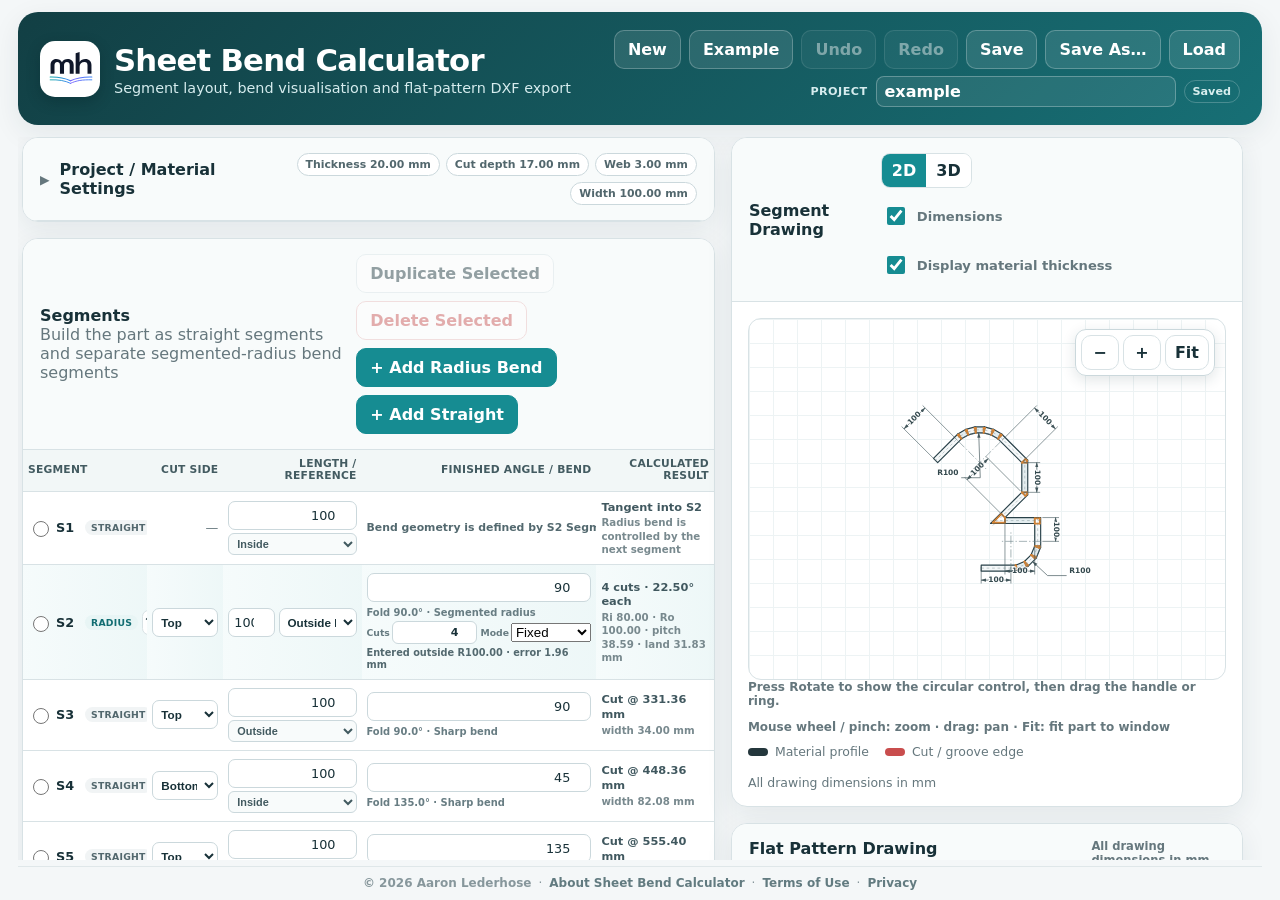
<file: docs/tools/sheet-bend-calculator/index.html>
<!doctype html>
<html lang="en">
<head>
<meta charset="utf-8">
<meta name="viewport" content="width=device-width,initial-scale=1">
<meta name="color-scheme" content="light">
<title>Sheet Bend Calculator | Might Help</title>
<meta name="description" content="Plan segmented sheet bends, visualise the finished profile and create flat-pattern manufacturing output.">
<link rel="icon" href="../../assets/images/favicon.svg" type="image/svg+xml">
<script>if(new URLSearchParams(location.search).get('preview')==='1')document.documentElement.dataset.preview='true';</script>
<style>
  :root{
    --bg:#f4f7f8;
    --panel:#ffffff;
    --panel-2:#f8fbfb;
    --ink:#183138;
    --muted:#65777d;
    --line:#d8e2e5;
    --brand:#168c92;
    --brand-dark:#0f6e73;
    --brand-soft:#e7f5f5;
    --accent:#e79b42;
    --danger:#c94d4d;
    --danger-soft:#fff0f0;
    --shadow:0 8px 28px rgba(21,52,58,.08);
    --radius:16px;
  }

  *{box-sizing:border-box}
  html,body{height:100%;margin:0;overflow:hidden;background:var(--bg);color:var(--ink);font-family:Inter,ui-sans-serif,system-ui,-apple-system,BlinkMacSystemFont,"Segoe UI",sans-serif}
  button,input{font:inherit}
  button{cursor:pointer}

  .app-shell{max-width:1540px;height:100dvh;margin:0 auto;padding:12px 18px 8px;display:flex;flex-direction:column;overflow:hidden}
  html,body{overscroll-behavior:none}
  .topbar{
    flex:0 0 auto;display:flex;gap:18px;align-items:center;justify-content:space-between;
    background:linear-gradient(135deg,#123f44,#176f75);
    color:white;border-radius:20px;padding:18px 22px;box-shadow:var(--shadow);
  }
  .brand-wrap{display:flex;align-items:center;gap:14px;min-width:0}
  .might-help-home-link{
    width:60px;height:56px;display:grid;place-items:center;padding:5px;border-radius:15px;
    background:#fff;border:1px solid rgba(255,255,255,.92);box-shadow:0 5px 14px rgba(5,28,31,.28);
    flex:0 0 auto;transition:transform .16s ease,box-shadow .16s ease;
  }
  .might-help-home-link:hover{transform:translateY(-1px);box-shadow:0 7px 18px rgba(5,28,31,.36)}
  .might-help-home-link:focus-visible{outline:3px solid #67e8f9;outline-offset:3px}
  .might-help-home-link .might-help-code-mark{display:block;width:50px;height:auto}
  h1{margin:0;font-size:clamp(1.3rem,2.4vw,2rem);letter-spacing:-.025em}
  .subtitle{margin:2px 0 0;color:#d6ecee;font-size:.9rem}

  .toolbar-area{display:grid;gap:7px;justify-items:end;min-width:0}
  .toolbar{display:flex;gap:8px;flex-wrap:wrap;justify-content:flex-end}
  .btn{
    border:1px solid var(--line);background:#fff;color:var(--ink);
    padding:9px 13px;border-radius:10px;font-weight:700;transition:.15s ease;
  }
  .btn:hover{transform:translateY(-1px);box-shadow:0 4px 12px rgba(0,0,0,.08)}
  .btn.primary{background:var(--brand);border-color:var(--brand);color:#fff}
  .topbar .btn{background:rgba(255,255,255,.1);color:white;border-color:rgba(255,255,255,.24)}
  .topbar .btn.primary{background:white;color:var(--brand-dark);border-color:white}
  .btn.danger{color:var(--danger);border-color:#e9bbbb;background:#fff}
  .btn:disabled{opacity:.45;cursor:not-allowed;transform:none;box-shadow:none}

  .grid{
    display:grid;grid-template-columns:minmax(600px,1.15fr) minmax(420px,.85fr);
    gap:16px;margin-top:12px;flex:1 1 auto;min-height:0;overflow-y:auto;overflow-x:hidden;
    padding:0 4px 18px;scrollbar-gutter:stable;overscroll-behavior:contain;
  }
  .stack{display:grid;gap:16px;align-content:start}
  .card{
    background:var(--panel);border:1px solid var(--line);border-radius:var(--radius);
    box-shadow:var(--shadow);overflow:hidden;
  }
  .card-head{
    display:flex;align-items:center;justify-content:space-between;gap:12px;
    padding:15px 17px;border-bottom:1px solid var(--line);background:var(--panel-2);
  }
  .card-head h2{margin:0;font-size:1rem}
  .card-body{padding:16px}

  .input-grid{
    display:grid;grid-template-columns:repeat(4,minmax(120px,1fr));gap:12px;align-items:end
  }
  .field{display:grid;gap:6px}
  .field label{font-size:.8rem;color:var(--muted);font-weight:800}
  .field input{
    width:100%;border:1px solid #cbd8dc;border-radius:10px;padding:10px 11px;
    background:white;color:var(--ink);outline:none;
  }
  .field input:focus{border-color:var(--brand);box-shadow:0 0 0 3px rgba(22,140,146,.12)}
  .hint{font-size:.76rem;color:var(--muted);margin-top:9px}
  .actions{display:flex;gap:8px;flex-wrap:wrap}
  .settings-row{display:grid;grid-template-columns:1fr 1fr auto;gap:12px;align-items:end}
  .settings-grid-4{display:grid;grid-template-columns:repeat(3,minmax(0,1fr));gap:12px;align-items:end}
  .auto-depth-toggle{grid-column:1/-1;white-space:normal;min-height:auto;padding-top:2px}
  .cut-style-control{display:flex;align-items:center;gap:7px;min-height:38px;font-size:.8rem;font-weight:700}
  .cut-style-control select{border:1px solid #cbd8dc;border-radius:9px;padding:8px 30px 8px 9px;background:#fff;color:var(--ink);font-weight:700}
  .cut-style-control.disabled{opacity:.45}
  .projection-control{display:flex;align-items:center;gap:7px;min-height:38px;font-size:.8rem;font-weight:700}
  .projection-control select{border:1px solid #cbd8dc;border-radius:9px;padding:8px 30px 8px 9px;background:#fff;color:var(--ink);font-weight:700}
  .projection-control.disabled{opacity:.45}
  .check-grid{display:grid;grid-template-columns:repeat(3,minmax(140px,1fr));gap:8px 14px;margin-top:12px}
  .check-grid label{display:flex;align-items:center;gap:8px;color:var(--muted);font-size:.82rem;font-weight:700}
  .check-grid input{accent-color:var(--brand);width:17px;height:17px}
  .small-actions{display:flex;gap:8px;flex-wrap:wrap}
  .range-readout{text-align:right;color:var(--muted);font-size:.82rem;font-weight:800;min-width:58px;width:58px;flex:0 0 58px;font-variant-numeric:tabular-nums}
  .view-thickness-toggle{min-height:38px;padding:0 4px;color:inherit;font-size:.8rem}
  .view-thickness-toggle.disabled{opacity:.45}
  .segment-guides-toggle{min-height:38px;padding:0 4px;color:inherit;font-size:.8rem}
  .segment-guides-toggle.disabled{opacity:.45}
  .profile-dim-toggle{min-height:38px;padding:0 4px;color:inherit;font-size:.8rem}
  .profile-dim-toggle.disabled{opacity:.45}
  .rotate-help{font-size:.75rem;color:var(--muted);font-weight:700}
  .view-help{display:flex;gap:12px;flex-wrap:wrap;align-items:center}
  .view-help .mouse-tip{color:var(--muted)}
  .toggle-wrap{
    display:flex;align-items:center;gap:9px;min-height:42px;padding:0 2px;color:var(--muted);
    font-size:.82rem;font-weight:700;white-space:nowrap
  }
  .toggle-wrap input{accent-color:var(--brand);width:18px;height:18px}

  .table-wrap{overflow:visible;max-height:none;width:100%}
  table{width:100%;table-layout:fixed;border-collapse:separate;border-spacing:0;font-size:.8rem}
  th,td{padding:8px 5px;border-bottom:1px solid var(--line);text-align:right;white-space:nowrap;overflow:hidden}
  th{background:#f2f7f7;color:#435b61;font-size:.67rem;text-transform:uppercase;letter-spacing:.02em;z-index:2;white-space:normal;line-height:1.15}
  th:first-child,td:first-child{text-align:left}
  tbody tr{transition:.12s ease}
  tbody tr:hover{background:#f7fbfb}
  tbody tr.selected{background:var(--brand-soft);box-shadow:inset 3px 0 0 var(--brand)}
  tbody tr:last-child td{border-bottom:0}
  .flip-cell{text-align:center!important}
  .flip-cell input{width:18px;height:18px;accent-color:var(--brand);cursor:pointer}
  .seg-name{font-weight:800}
  .muted{color:var(--muted)}
  .row-input{
    width:100%;min-width:0;max-width:100%;padding:6px 5px;border:1px solid #cbd8dc;border-radius:7px;
    text-align:right;background:#fff;color:var(--ink);outline:none;font-size:.8rem;
  }
  .row-input:focus{border-color:var(--brand);box-shadow:0 0 0 3px rgba(22,140,146,.12)}
  .length-measure-wrap{display:grid;grid-template-columns:1fr;gap:3px;min-width:0}
  .row-measure{
    width:100%;min-width:0;border:1px solid #cbd8dc;border-radius:6px;padding:3px 4px;
    background:#f8fbfb;color:#425a60;font-size:.68rem;font-weight:800;outline:none
  }
  .row-measure:focus{border-color:var(--brand);box-shadow:0 0 0 2px rgba(22,140,146,.10)}
  .angle-wrap{display:flex;align-items:center;gap:3px;min-width:0}
  .bend-cell-wrap{display:grid;gap:3px;min-width:0}
  .bend-mode-row{display:grid;grid-template-columns:1fr;gap:3px;min-width:0}
  .row-bend-mode{width:100%;min-width:0;border:1px solid #cbd8dc;border-radius:6px;padding:3px 4px;background:#f8fbfb;color:#425a60;font-size:.68rem;font-weight:800;outline:none}
  .radius-fields{display:grid;grid-template-columns:1fr 1fr;gap:3px;min-width:0}
  .radius-field-mini{display:grid;grid-template-columns:auto minmax(0,1fr);align-items:center;gap:2px;min-width:0;color:#667b81;font-size:.58rem;font-weight:900}
  .radius-mini{width:100%;min-width:0;border:1px solid #cbd8dc;border-radius:6px;padding:4px 3px;text-align:right;background:#fff;color:var(--ink);font-size:.69rem;outline:none}
  .radius-mini:focus,.row-bend-mode:focus{border-color:var(--brand);box-shadow:0 0 0 2px rgba(22,140,146,.10)}
  .radius-summary{font-size:.61rem;line-height:1.2;color:#53696f;font-weight:750;white-space:normal;text-align:left}
  .radius-summary.warn{color:#9b5c20}
  .last-angle-note{font-size:.7rem;color:var(--muted);font-weight:700}
  .row-actions{display:flex;gap:3px;align-items:center}
  .select-segment{width:16px;height:16px;accent-color:var(--brand);cursor:pointer;flex:0 0 auto}
  .segment-cell{display:flex;align-items:center;gap:4px;min-width:0}
  .segment-cell .seg-name{min-width:20px;flex:0 0 auto}
  .icon-btn{
    width:25px;height:25px;padding:0;border:1px solid var(--line);border-radius:7px;
    background:#fff;color:var(--ink);font-weight:900;line-height:1
  }
  .icon-btn:hover{background:#f2f7f7}
  .icon-btn.danger{color:var(--danger);border-color:#efcaca}
  .icon-btn:disabled{opacity:.3;cursor:not-allowed}

  .summary{
    display:grid;grid-template-columns:repeat(3,1fr);gap:10px;margin-top:14px
  }
  .stat{border:1px solid var(--line);background:var(--panel-2);border-radius:12px;padding:12px}
  .stat span{display:block;color:var(--muted);font-size:.72rem;font-weight:800;text-transform:uppercase}
  .stat strong{display:block;margin-top:3px;font-size:1.05rem}

  .canvas-wrap{
    min-height:320px;border:1px solid var(--line);border-radius:13px;background:
      linear-gradient(#edf3f4 1px,transparent 1px),
      linear-gradient(90deg,#edf3f4 1px,transparent 1px),#fff;
    background-size:24px 24px;overflow:hidden;position:relative
  }
  .canvas-wrap.flat{min-height:210px;background:#fff}
  svg{display:block;width:100%;height:100%}
  #profileSvg{height:360px;touch-action:none;cursor:grab}
  #profileSvg.panning{cursor:grabbing}
  #flatSvg{height:340px}
  .legend{display:flex;gap:16px;flex-wrap:wrap;margin-top:10px;color:var(--muted);font-size:.78rem}
  .key{display:inline-flex;align-items:center;gap:7px}
  .swatch{width:20px;height:8px;border-radius:4px;background:#24373c}
  .swatch.cut{background:var(--danger)}
  .swatch.flip{background:var(--brand)}
  .empty-note{
    position:absolute;inset:0;display:grid;place-items:center;text-align:center;color:var(--muted);
    padding:30px;pointer-events:none
  }

  .status{
    flex:0 0 auto;margin-top:10px;padding:11px 14px;border-radius:12px;background:#edf7f7;border:1px solid #cbe7e8;
    color:#28585c;font-size:.86rem;display:none
  }
  .status.show{display:block}
  .status.error{background:#fff0f0;border:3px solid var(--danger);color:#7f2222;font-weight:850;box-shadow:0 4px 16px rgba(201,77,77,.18)}

  .foot{
    text-align:center;color:#87979c;font-size:.75rem;padding:18px 6px 4px
  }

  .project-title-row{display:flex;gap:8px;align-items:center;flex-wrap:wrap;justify-content:flex-end;width:100%}
  .project-name-label{font-size:.7rem;font-weight:850;color:#d6ecee;text-transform:uppercase;letter-spacing:.04em}
  .project-name-input{width:min(300px,70vw);border:1px solid rgba(255,255,255,.28);background:rgba(255,255,255,.08);color:#fff;border-radius:8px;padding:5px 8px;font-weight:750;outline:none}
  .project-name-input:focus{border-color:#fff;background:rgba(255,255,255,.14)}
  .save-state{font-size:.7rem;font-weight:800;border:1px solid rgba(255,255,255,.22);border-radius:999px;padding:4px 8px;color:#d8eeee}
  .save-state.modified{background:#fff1dd;color:#7c5018;border-color:#f4c783}
  .validation-panel{flex:0 0 auto;margin-top:10px;padding:12px 15px;border:3px solid var(--danger);border-radius:12px;background:#fff0f0;color:#7f2222;font-size:.86rem;font-weight:700;box-shadow:0 5px 18px rgba(201,77,77,.2)}
  .validation-panel[hidden]{display:none}
  .validation-panel strong{display:flex;align-items:center;gap:8px;margin-bottom:5px;font-size:.95rem;color:#711d1d;text-transform:uppercase;letter-spacing:.025em}
  .validation-panel ul{margin:5px 0 0 20px;padding:0}
  .validation-panel li{margin:3px 0}
  tr.invalid{background:#fff0f0!important;box-shadow:inset 5px 0 0 var(--danger)}
  .segment-warning{font-size:.67rem;line-height:1.25;color:#a12727;font-weight:900;white-space:normal;margin-top:4px}
  .segment-result{font-size:.71rem;line-height:1.3;text-align:left;white-space:normal;color:#40585f;font-weight:750}
  .segment-result .sub{display:block;color:#78898e;font-size:.64rem;font-weight:700;margin-top:2px}
  .cut-side-select{width:100%;min-width:0;border:1px solid #cbd8dc;border-radius:7px;padding:6px 4px;background:#fff;color:var(--ink);font-size:.73rem;font-weight:800}
  .bend-amount{font-size:.62rem;color:#687d83;font-weight:800;text-align:left;margin-top:2px}
  .radius-mode-line{display:grid;grid-template-columns:1fr 1fr;gap:3px;min-width:0}
  .radius-mode-line select{width:100%;min-width:0;border:1px solid #cbd8dc;border-radius:6px;padding:3px;background:#f8fbfb;color:#425a60;font-size:.62rem;font-weight:800}
  .radius-count-mini{width:100%;min-width:0;border:1px solid #cbd8dc;border-radius:6px;padding:4px 3px;text-align:right;background:#fff;color:var(--ink);font-size:.69rem}
  .material-grid{display:grid;grid-template-columns:repeat(4,minmax(0,1fr));gap:12px;align-items:end}
  .material-settings-card>summary{cursor:pointer;list-style:none}
  .material-settings-card>summary::-webkit-details-marker{display:none}
  .material-settings-card[open]>summary{border-bottom:1px solid var(--line)}
  .material-settings-title{display:flex;align-items:center;gap:10px;min-width:0}
  .collapse-chevron{font-size:.78rem;color:var(--muted);transition:transform .15s ease}
  .material-settings-card[open] .collapse-chevron{transform:rotate(90deg)}
  .material-summary-chips{display:flex;gap:6px;flex-wrap:wrap;justify-content:flex-end}
  .material-summary-chip{border:1px solid #cbd8dc;background:#fff;border-radius:999px;padding:4px 8px;font-size:.68rem;font-weight:800;color:#52676d;white-space:nowrap}
  .project-settings-row{display:grid;grid-template-columns:minmax(180px,2fr) minmax(80px,.7fr);gap:12px;margin-bottom:12px}
  .project-settings-row input,.material-grid input,.material-grid select{width:100%;border:1px solid #cbd8dc;border-radius:10px;padding:10px 11px;background:#fff;color:var(--ink);outline:none}
  .compact-field{display:grid;gap:6px}.compact-field label{font-size:.8rem;color:var(--muted);font-weight:800}
  .manufacturing-limits{display:grid;grid-template-columns:repeat(3,minmax(0,1fr));gap:12px;margin-top:12px;padding-top:12px;border-top:1px solid var(--line)}
  .material-guide{margin-top:14px;padding-top:14px;border-top:1px solid var(--line)}
  .material-guide-head{display:flex;align-items:baseline;justify-content:space-between;gap:10px;flex-wrap:wrap;margin-bottom:8px}
  .material-guide-head strong{font-size:.82rem;color:#40585f}.material-guide-head span{font-size:.71rem;color:var(--muted)}
  .material-guide svg{width:100%;height:auto;display:block;border:1px solid #dce6e8;border-radius:12px;background:#fcfefe}
  .material-guide .part{fill:#edf3f4;stroke:#294149;stroke-width:2}
  .material-guide .cut{fill:#fff;stroke:#d48335;stroke-width:2}
  .material-guide .dim{fill:none;stroke:#43575c;stroke-width:1.2}
  .material-guide .ext{fill:none;stroke:#687b80;stroke-width:1}
  .material-guide .centre{fill:none;stroke:#88999d;stroke-width:1;stroke-dasharray:10 3 2 3}
  .material-guide text{font-family:Inter,ui-sans-serif,system-ui,-apple-system,BlinkMacSystemFont,"Segoe UI",sans-serif;fill:#33484d;font-size:13px;font-weight:750}
  .material-guide .small{font-size:11px;fill:#667a80;font-weight:700}
  .material-guide .value{fill:#0f6e73;font-weight:850}
  .drawing-mode{display:inline-flex;border:1px solid var(--line);border-radius:9px;overflow:hidden;background:#fff}
  .drawing-mode .btn{border:0;border-radius:0;padding:7px 10px;box-shadow:none;transform:none}
  .drawing-mode .btn.active{background:var(--brand);color:#fff}
  .mode-controls{display:flex;gap:7px;align-items:center;flex-wrap:wrap}
  .zoom-controls{display:inline-flex;gap:4px}.zoom-controls .btn{min-width:38px;padding:7px 9px}
  .schedule-wrap{overflow-x:auto}
  .schedule-table{table-layout:auto;font-size:.76rem}.schedule-table th,.schedule-table td{padding:7px 8px;white-space:nowrap;overflow:visible}.schedule-table td:first-child{text-align:left}
  .details-grid{display:grid;grid-template-columns:repeat(2,minmax(0,1fr));gap:8px}
  .detail{border:1px solid var(--line);border-radius:9px;padding:8px;background:#fafcfc}.detail span{display:block;font-size:.65rem;color:var(--muted);font-weight:800;text-transform:uppercase}.detail strong{font-size:.82rem;display:block;margin-top:2px}
  .measure-highlight-note{font-size:.72rem;color:var(--brand-dark);font-weight:800}
  .toolbar-secondary{display:flex;gap:6px;flex-wrap:wrap}
  .calculation-details-card summary{cursor:pointer;list-style:none}.calculation-details-card summary::-webkit-details-marker{display:none}.calculation-details-card[open] summary{border-bottom:1px solid var(--line)}
  .btn.small{padding:7px 9px;font-size:.78rem}
  .btn.warning{border-color:#e6b779;color:#86531e;background:#fffaf3}

  .flat-pattern-card .card-head{align-items:flex-start}
  .flat-head-controls{display:flex;align-items:center;justify-content:flex-end;gap:10px;flex-wrap:wrap;margin-left:auto}
  .flat-toolbar{display:flex;gap:8px;flex-wrap:wrap;align-items:center;margin-bottom:12px}
  .flat-zoom-group{display:inline-flex;gap:4px}
  .flat-zoom-group .btn{min-width:38px;padding:7px 9px}
  .flat-options{border:1px solid var(--line);border-radius:11px;background:#fafcfc;margin-bottom:12px;overflow:hidden}
  .flat-options>summary{cursor:pointer;list-style:none;display:flex;align-items:center;justify-content:space-between;gap:10px;padding:10px 12px;font-size:.8rem;font-weight:850;color:#40585f}
  .flat-options>summary::-webkit-details-marker{display:none}
  .flat-options>summary::after{content:'▶';font-size:.68rem;color:var(--muted);transition:transform .15s ease}
  .flat-options[open]>summary::after{transform:rotate(90deg)}
  .flat-options[open]>summary{border-bottom:1px solid var(--line)}
  .flat-options-body{padding:10px 12px 12px}
  .drawing-units-note{font-size:.72rem;color:var(--muted);font-weight:750;margin-left:auto}
  #flatSvg{touch-action:none;cursor:grab}
  #flatSvg.panning{cursor:grabbing}


  .view-control-panel{position:absolute;top:10px;right:10px;z-index:8;display:flex;align-items:center;gap:4px;padding:5px;border:1px solid #cbd8dc;border-radius:11px;background:rgba(255,255,255,.94);box-shadow:0 4px 14px rgba(23,55,61,.13);backdrop-filter:blur(3px)}
  .view-control-panel .btn{min-width:38px;padding:7px 9px;background:#fff;box-shadow:none;transform:none}
  .view-control-panel .btn:hover{background:#f1f7f7;transform:none}
  .flat-view-switch{display:inline-flex;border:1px solid var(--line);border-radius:9px;overflow:hidden;background:#fff}
  .flat-view-switch .btn{border:0;border-radius:0;padding:7px 11px;box-shadow:none;transform:none}
  .flat-view-switch .btn.active{background:var(--brand);color:#fff}
  .cut-style-setting{margin-top:12px;padding-top:12px;border-top:1px solid var(--line);display:grid;grid-template-columns:minmax(180px,.7fr) minmax(320px,1.3fr);gap:14px;align-items:start}
  .cut-style-setting select{width:100%;border:1px solid #cbd8dc;border-radius:10px;padding:10px 32px 10px 11px;background:#fff;color:var(--ink);font-weight:800}
  .cut-style-guide{border:1px solid #dce6e8;border-radius:12px;background:#fcfefe;padding:9px}
  .cut-style-guide svg{width:100%;height:auto;display:block}
  .cut-style-guide text{font-family:Inter,ui-sans-serif,system-ui,-apple-system,BlinkMacSystemFont,"Segoe UI",sans-serif;fill:#40565c;font-size:12px;font-weight:750}

  .legal-footer{flex:0 0 auto;display:flex;align-items:center;justify-content:center;gap:7px;flex-wrap:wrap;text-align:center;color:#87979c;font-size:.75rem;padding:9px 6px 2px;margin-top:6px;border-top:1px solid #dfe7e9;background:var(--bg)}
  .legal-footer button{border:0;background:none;padding:0;color:#627b80;font:inherit;font-weight:750;cursor:pointer}
  .legal-footer button:hover{text-decoration:underline;color:var(--brand-dark)}
  .info-overlay[hidden]{display:none!important}
  .info-overlay{position:fixed;inset:0;z-index:9800;display:flex;align-items:center;justify-content:center;padding:18px;background:rgba(23,48,55,.72)}
  .info-window{display:grid;grid-template-rows:auto minmax(0,1fr) auto;width:min(900px,100%);max-height:calc(100vh - 36px);overflow:hidden;border-radius:18px;background:#fbfdfc;box-shadow:0 24px 70px rgba(0,0,0,.30)}
  .info-header,.info-footer{display:flex;align-items:center;justify-content:space-between;gap:14px;padding:14px 18px;background:#e8f3f0}
  .info-header{border-bottom:1px solid #cbded9}.info-footer{justify-content:flex-end;border-top:1px solid #d8e5e2}
  .info-header h2{margin:0;color:#294e4a;font-size:22px}.info-header p{margin:4px 0 0;color:#647c78;font-size:12px}
  .info-content{overflow:auto;padding:22px 26px 30px;color:#334a50;line-height:1.62;overscroll-behavior:contain}
  .info-content h2{margin:28px 0 10px;color:#274d49;font-size:22px;line-height:1.2}.info-content h2:first-child{margin-top:0;font-size:27px}
  .info-content h3{margin:22px 0 8px;color:#34665f;font-size:18px}.info-content h4{margin:22px 0 8px;color:#34665f;font-size:15px;letter-spacing:.03em}
  .info-content p{margin:0 0 13px}.info-content ul{margin:7px 0 16px 22px;padding:0}.info-content li{margin:4px 0}.info-content hr{margin:25px 0;border:0;border-top:1px solid #d8e5e2}

  #loadFile{display:none}
  .segment-type-pill{display:inline-block;margin-left:5px;padding:2px 6px;border-radius:999px;background:#e8f5f5;color:#116d72;font-size:.58rem;font-weight:900;letter-spacing:.03em;vertical-align:middle}
  tr.radius-segment-row{background:#fbfefe}
  tr.radius-segment-row td{background:linear-gradient(90deg,rgba(22,140,146,.025),rgba(22,140,146,.06))}
  .radius-reference{width:100%;min-width:0;border:1px solid #cbd8dc;border-radius:7px;padding:6px 4px;background:#fff;color:var(--ink);font-size:.73rem;font-weight:800}
  .radius-value-wrap{display:grid;grid-template-columns:minmax(0,1fr) minmax(78px,.72fr);gap:4px}
  .bend-link-note{font-size:.68rem;line-height:1.25;color:#53696f;font-weight:800}


  @media (max-width:1050px){
    .grid{grid-template-columns:1fr}
    .input-grid{grid-template-columns:1fr 1fr}
    .settings-grid-4,.material-grid{grid-template-columns:repeat(2,minmax(0,1fr))}
  }
  @media (max-width:780px){
    .app-shell{padding:10px}
    .topbar{align-items:flex-start;flex-direction:column;padding:16px}
    .might-help-home-link{width:52px;height:50px;padding:4px;border-radius:13px}
    .might-help-home-link .might-help-code-mark{width:44px}
    .toolbar-area{justify-items:start;width:100%}
    .toolbar{justify-content:flex-start;width:100%}
    .project-title-row{justify-content:flex-start}
    .input-grid,.settings-row{grid-template-columns:1fr 1fr}
    .settings-grid-4,.material-grid{grid-template-columns:1fr 1fr}
    .project-settings-row,.manufacturing-limits{grid-template-columns:1fr 1fr}
    .cut-style-setting{grid-template-columns:1fr}
    .check-grid{grid-template-columns:1fr 1fr}
    .summary{grid-template-columns:1fr 1fr 1fr}
    .card-body{padding:12px}
    .table-wrap{overflow:visible}
    table.segment-table,table.segment-table tbody,table.segment-table tr,table.segment-table td{display:block;width:100%}
    table.segment-table colgroup,table.segment-table thead{display:none}
    table.segment-table tbody{padding:8px}
    table.segment-table tr{border:1px solid var(--line);border-radius:12px;margin-bottom:10px;padding:8px;background:#fff;overflow:visible}
    table.segment-table tr.selected{box-shadow:inset 4px 0 0 var(--brand)}
    table.segment-table td{display:grid;grid-template-columns:36% minmax(0,1fr);gap:8px;align-items:start;text-align:left!important;padding:7px 5px;border-bottom:1px solid #edf1f2;white-space:normal;overflow:visible}
    table.segment-table td:last-child{border-bottom:0}
    table.segment-table td::before{content:attr(data-label);font-size:.68rem;color:var(--muted);font-weight:850;text-transform:uppercase;letter-spacing:.02em;padding-top:5px}
    .segment-cell{min-height:40px}.icon-btn{width:44px;height:44px}.select-segment{width:20px;height:20px}
    .row-input,.cut-side-select,.row-measure,.row-bend-mode,.radius-mini,.radius-count-mini,.radius-mode-line select{font-size:16px;min-height:40px}
    .radius-field-mini{font-size:.72rem}.radius-summary,.segment-warning{font-size:.72rem}
    .small-actions{gap:6px}.toggle-wrap{white-space:normal}
  }
  @media (max-width:520px){
    .settings-grid-4,.material-grid,.input-grid,.settings-row,.project-settings-row,.manufacturing-limits,.cut-style-setting{grid-template-columns:1fr}
    .check-grid{grid-template-columns:1fr}
    .toolbar .btn{flex:1 1 calc(50% - 8px)}
    .project-name-input{width:min(100%,360px);flex:1 1 220px}
    .summary{grid-template-columns:1fr}
    .details-grid{grid-template-columns:1fr}
    .card-head{align-items:flex-start;flex-direction:column}
    .mode-controls{width:100%}
  }
  html[data-preview="true"],html[data-preview="true"] body{width:100%;height:100%;min-height:100%;overflow:hidden;background:#fff}
  html[data-preview="true"] .app-shell{width:100%;height:100vh;max-width:none;margin:0;padding:0}
  html[data-preview="true"] .topbar,
  html[data-preview="true"] .status,
  html[data-preview="true"] .validation-panel,
  html[data-preview="true"] .legal-footer,
  html[data-preview="true"] .grid>.stack:first-child,
  html[data-preview="true"] .grid>.stack:last-child>:not(:first-child){display:none!important}
  html[data-preview="true"] .grid{display:block;height:100vh;margin:0;padding:0;overflow:hidden}
  html[data-preview="true"] .grid>.stack:last-child,
  html[data-preview="true"] .grid>.stack:last-child>.card:first-child{height:100%;margin:0}
  html[data-preview="true"] .grid>.stack:last-child>.card:first-child{border:0;border-radius:0;box-shadow:none}
  html[data-preview="true"] .grid>.stack:last-child>.card:first-child>.card-head,
  html[data-preview="true"] .grid>.stack:last-child>.card:first-child .rotate-help,
  html[data-preview="true"] .grid>.stack:last-child>.card:first-child .legend,
  html[data-preview="true"] .grid>.stack:last-child>.card:first-child .view-control-panel{display:none!important}
  html[data-preview="true"] .grid>.stack:last-child>.card:first-child>.card-body{height:100%;padding:0}
  html[data-preview="true"] .grid>.stack:last-child>.card:first-child .canvas-wrap{height:100%;min-height:0;border:0;border-radius:0}
  html[data-preview="true"] #profileSvg{height:100%;cursor:default}
</style>
</head>
<body>
<div class="app-shell">
  <header class="topbar">
    <div class="brand-wrap">
      <a class="might-help-home-link" href="../../" aria-label="Might Help home" title="Return to the Might Help home page">
        <svg class="might-help-code-mark" viewBox="0 -20 430 300" xmlns="http://www.w3.org/2000/svg" aria-hidden="true" focusable="false">
          <defs>
            <linearGradient id="bend-left-page" x1="0%" y1="0%" x2="100%" y2="0%"><stop offset="0%" stop-color="#0ea6a8"/><stop offset="100%" stop-color="#3882f6"/></linearGradient>
            <linearGradient id="bend-right-page" x1="0%" y1="0%" x2="100%" y2="0%"><stop offset="0%" stop-color="#7b61ff"/><stop offset="100%" stop-color="#3882f6"/></linearGradient>
          </defs>
          <g transform="translate(-16 0)">
            <path fill="#0f172a" d="M55 175V101C55 69 75 49 104 49C126 49 143 59 153 76C163 59 180 49 203 49C234 49 254 70 254 101V175H220V102C220 84 211 74 196 74C180 74 171 85 171 102V175H136V102C136 84 127 74 112 74C97 74 89 85 89 102V175Z"/>
            <path fill="#0f172a" d="M271 175V0L305 -12V74C316 57 333 49 355 49C387 49 407 70 407 101V175H373V102C373 84 364 74 348 74C322 74 305 90 305 114V175Z"/>
          </g>
          <path d="M36 204C108 202 160 212 211 236" fill="none" stroke="url(#bend-left-page)" stroke-width="10" stroke-linecap="round"/>
          <path d="M211 236C262 212 314 202 394 204" fill="none" stroke="url(#bend-right-page)" stroke-width="10" stroke-linecap="round"/>
          <path d="M36 228C109 226 161 234 211 258" fill="none" stroke="url(#bend-left-page)" stroke-width="8" stroke-linecap="round"/>
          <path d="M211 258C261 234 313 226 394 228" fill="none" stroke="url(#bend-right-page)" stroke-width="8" stroke-linecap="round"/>
        </svg>
      </a>
      <div>
        <h1>Sheet Bend Calculator</h1>
        <p class="subtitle">Segment layout, bend visualisation and flat-pattern DXF export</p>
      </div>
    </div>
    <div class="toolbar-area">
      <div class="toolbar">
        <button class="btn" id="newBtn">New</button>
        <button class="btn" id="exampleBtn">Example</button>
        <button class="btn" id="undoBtn" disabled>Undo</button>
        <button class="btn" id="redoBtn" disabled>Redo</button>
        <button class="btn" id="saveBtn">Save</button>
        <button class="btn" id="saveAsBtn">Save As…</button>
        <button class="btn" id="loadBtn">Load</button>
        <input id="loadFile" type="file" accept=".json,application/json">
      </div>
      <div class="project-title-row">
        <label class="project-name-label" for="projectName">Project</label>
        <input id="projectName" class="project-name-input" value="Untitled Sheet Bend" aria-label="Project name">
        <span id="modifiedBadge" class="save-state">Saved</span>
      </div>
    </div>
  </header>

  <div id="status" class="status" role="status"></div>
  <div id="validationPanel" class="validation-panel" role="alert" aria-live="assertive" hidden><strong><span aria-hidden="true">⚠</span> Error — fix before manufacturing export</strong><ul id="validationList"></ul></div>

  <main class="grid">
    <section class="stack">
      <details class="card material-settings-card" id="materialSettings">
        <summary class="card-head">
          <div class="material-settings-title"><span class="collapse-chevron">▶</span><h2>Project / Material Settings</h2></div>
          <div class="material-summary-chips" aria-label="Key material dimensions">
            <span class="material-summary-chip" id="materialSummaryThickness">Thickness 20 mm</span>
            <span class="material-summary-chip" id="materialSummaryCutDepth">Cut depth 17 mm</span>
            <span class="material-summary-chip" id="materialSummaryWeb">Web 3 mm</span>
            <span class="material-summary-chip" id="materialSummaryWidth">Width 100 mm</span>
          </div>
        </summary>
        <div class="card-body">
          <div class="project-settings-row">
            <div class="compact-field"><label for="revision">Revision / drawing note</label><input id="revision" type="text" value="A" maxlength="40"></div>
            <div class="compact-field"><label for="unitsDisplay">Units</label><input id="unitsDisplay" value="mm" disabled></div>
          </div>
          <div class="material-grid">
            <div class="compact-field"><label for="materialThickness">Material thickness (mm)</label><input id="materialThickness" type="number" min="0.001" step="0.1" value="20"></div>
            <div class="compact-field"><label for="cutDepth">Cut depth (mm)</label><input id="cutDepth" type="number" min="0" step="0.1" value="17"></div>
            <div class="compact-field"><label for="remainingWeb">Remaining web (mm)</label><input id="remainingWeb" type="number" min="0" step="0.1" value="3"></div>
            <div class="compact-field"><label for="flatPatternWidth">Flat pattern width (mm)</label><input id="flatPatternWidth" type="number" min="0.001" step="0.1" value="100"></div>
          </div>
          <label class="toggle-wrap auto-depth-toggle" title="Keeps a 3 mm remaining web"><input id="autoDepth" type="checkbox" checked> Auto cut depth = material thickness − 3 mm</label>
          <div class="cut-style-setting">
            <div class="compact-field"><label for="cutStyle">Cut style</label><select id="cutStyle"><option value="chamfer">Chamfer cut</option><option value="square">Square cut</option></select><div class="hint">Controls the physical groove shape shown in the 2D material view, 3D thickness view and flat-pattern side view.</div></div>
            <div class="cut-style-guide" aria-label="Cut style cross-section guide">
              <svg viewBox="0 0 520 150" role="img" aria-label="Selected cut style cross-section">
                <rect x="35" y="30" width="330" height="92" rx="2" fill="#edf3f4" stroke="#294149" stroke-width="2"/>
                <path id="cutStyleGuideChamfer" d="M167 30 L233 30 L200 100 Z" fill="#fff" stroke="#d48335" stroke-width="2.5" stroke-linejoin="round"/>
                <path id="cutStyleGuideSquare" d="M167 30 H233 V100 H167 Z" fill="#fff" stroke="#d48335" stroke-width="2.5" stroke-linejoin="round" style="display:none"/>
                <line x1="200" y1="20" x2="200" y2="128" stroke="#8a9a9e" stroke-width="1" stroke-dasharray="10 3 2 3"/>
                <text x="390" y="57" id="cutStyleGuideTitle">Chamfer cut</text>
                <text x="390" y="79" font-size="10" fill="#6a7e83">Cut enters from selected</text>
                <text x="390" y="95" font-size="10" fill="#6a7e83">TOP / BOTTOM side.</text>
              </svg>
            </div>
          </div>
          <div class="manufacturing-limits">
            <div class="compact-field"><label for="minCutWidth">Minimum cut width / tool kerf (mm)</label><input id="minCutWidth" type="number" min="0" step="0.1" value="0"></div>
            <div class="compact-field"><label for="minLand">Minimum land between radius cuts (mm)</label><input id="minLand" type="number" min="0" step="0.1" value="2"></div>
            <div class="compact-field"><label for="maxRadiusCuts">Maximum cuts per segmented radius</label><input id="maxRadiusCuts" type="number" min="2" max="200" step="1" value="40"></div>
          </div>
          <div class="material-guide" aria-label="Material settings dimension guide">
            <div class="material-guide-head"><strong>Material settings — dimension reference</strong><span>Diagram explains the physical meaning of the dimension inputs.</span></div>
            <svg viewBox="0 0 760 390" role="img" aria-label="Cross-section and plan view showing material thickness, cut depth, remaining web, cut width, flat pattern width and minimum land">
              <defs>
                <marker id="matDimArrow" viewBox="0 0 10 6" refX="9" refY="3" markerWidth="8" markerHeight="6" orient="auto-start-reverse" markerUnits="userSpaceOnUse"><path d="M0 0L10 3L0 6Z" fill="#43575c"/></marker>
              </defs>

              <text x="22" y="27" class="small">CROSS-SECTION THROUGH A CUT</text>
              <path class="part" d="M120 62 H500 V182 H120 Z"/>
              <path class="cut" d="M285 62 H327 V155 H285 Z"/>
              <line class="centre" x1="306" y1="50" x2="306" y2="194"/>

              <line class="ext" x1="120" y1="62" x2="88" y2="62"/><line class="ext" x1="120" y1="182" x2="88" y2="182"/>
              <line class="dim" x1="96" y1="62" x2="96" y2="182" marker-start="url(#matDimArrow)" marker-end="url(#matDimArrow)"/>
              <text x="73" y="122" text-anchor="middle" transform="rotate(-90 73 122)">Material thickness <tspan id="guideThickness" class="value">20</tspan></text>

              <line class="ext" x1="327" y1="62" x2="374" y2="62"/><line class="ext" x1="327" y1="155" x2="374" y2="155"/>
              <line class="dim" x1="363" y1="62" x2="363" y2="155" marker-start="url(#matDimArrow)" marker-end="url(#matDimArrow)"/>
              <text x="383" y="112">Cut depth <tspan id="guideCutDepth" class="value">17</tspan></text>

              <line class="ext" x1="327" y1="155" x2="374" y2="155"/><line class="ext" x1="327" y1="182" x2="374" y2="182"/>
              <line class="dim" x1="363" y1="155" x2="363" y2="182" marker-start="url(#matDimArrow)" marker-end="url(#matDimArrow)"/>
              <text x="383" y="174">Remaining web <tspan id="guideWeb" class="value">3</tspan></text>

              <line class="ext" x1="285" y1="62" x2="285" y2="38"/><line class="ext" x1="327" y1="62" x2="327" y2="38"/>
              <line class="dim" x1="285" y1="45" x2="327" y2="45" marker-start="url(#matDimArrow)" marker-end="url(#matDimArrow)"/>
              <text x="306" y="35" text-anchor="middle">Minimum tool kerf <tspan id="guideKerf" class="value">0</tspan></text>

              <text x="22" y="238" class="small">PLAN VIEW — FLAT PATTERN WIDTH AND LAND BETWEEN CUTS</text>
              <rect class="part" x="120" y="260" width="380" height="58"/>
              <rect class="cut" x="238" y="260" width="34" height="58"/>
              <rect class="cut" x="318" y="260" width="34" height="58"/>

              <line class="ext" x1="120" y1="260" x2="88" y2="260"/><line class="ext" x1="120" y1="318" x2="88" y2="318"/>
              <line class="dim" x1="96" y1="260" x2="96" y2="318" marker-start="url(#matDimArrow)" marker-end="url(#matDimArrow)"/>
              <text x="72" y="289" text-anchor="middle" transform="rotate(-90 72 289)">Width <tspan id="guideFlatWidth" class="value">100</tspan></text>

              <line class="ext" x1="272" y1="318" x2="272" y2="350"/><line class="ext" x1="318" y1="318" x2="318" y2="350"/>
              <line class="dim" x1="272" y1="339" x2="318" y2="339" marker-start="url(#matDimArrow)" marker-end="url(#matDimArrow)"/>
              <text x="295" y="365" text-anchor="middle">Land <tspan id="guideLand" class="value">2</tspan> MIN</text>

              <text x="530" y="270" class="small">MAXIMUM RADIUS CUTS</text>
              <text x="530" y="295">Calculation limit: <tspan id="guideMaxCuts" class="value">40</tspan> cuts</text>
              <text x="530" y="316" class="small">Limits generated radius steps.</text>
              <text x="530" y="333" class="small">It is not a physical dimension.</text>
            </svg>
          </div>
          <div id="webStatus" class="hint"></div><div class="hint">Cut depth and remaining web are linked. Minimum cut width is the narrowest groove your available tool can physically make (0 = no minimum). Manufacturing export is blocked if a required cut is narrower than that tool width, or if a segmented radius violates the land / cut-count limits.</div>
        </div>
      </details>

      <div class="card">
        <div class="card-head">
          <div>
            <h2>Segments</h2>
            <span class="muted">Build the part as straight segments and separate segmented-radius bend segments</span>
          </div>
          <div class="actions">
            <button class="btn" id="duplicateSelectedBtn" disabled>Duplicate Selected</button>
            <button class="btn danger" id="deleteSelectedBtn" disabled>Delete Selected</button>
            <button class="btn primary" id="addRadiusBtn">+ Add Radius Bend</button>
            <button class="btn primary" id="addBtn">+ Add Straight</button>
          </div>
        </div>
        <div class="table-wrap">
          <table class="segment-table">
            <colgroup>
              <col style="width:18%"><col style="width:11%"><col style="width:20%"><col style="width:34%"><col style="width:17%">
            </colgroup>
            <thead><tr><th>Segment</th><th>Cut side</th><th>Length / reference</th><th>Finished angle / bend</th><th>Calculated result</th></tr></thead>
            <tbody id="segmentBody"></tbody>
          </table>
        </div>
        <div class="card-body">
          <div class="hint" style="margin-top:0;margin-bottom:13px">
            <b>Straight segments</b> carry their own length and sharp bend to the next straight. <b>Segmented Radius</b> is now its own segment between two straights, with its own bend angle, cut side and Inside/Outside radius reference.
          </div>
          <div class="summary">
            <div class="stat"><span>Segments</span><strong id="segmentCount">0</strong></div>
            <div class="stat"><span>Total flat length</span><strong id="totalLength">0.00 mm</strong></div>
            <div class="stat"><span>Physical cuts</span><strong id="cutCount">0</strong></div>
          </div>
        </div>
      </div>


      <details class="card calculation-details-card">
        <summary class="card-head"><h2>Selected Segment — Calculation Details</h2><span class="muted">Expand</span></summary>
        <div class="card-body"><div id="calculationDetails" class="muted">Select a segment to inspect its calculation.</div></div>
      </details>

    </section>

    <section class="stack">
      <div class="card">
        <div class="card-head"><h2>Segment Drawing</h2><div class="mode-controls">
          <span class="drawing-mode"><button class="btn active" id="view2dBtn">2D</button><button class="btn" id="view3dBtn">3D</button></span>
          <span id="controls2D" class="mode-controls"><label class="toggle-wrap profile-dim-toggle"><input id="show2DDimensions" type="checkbox"> Dimensions</label><label class="toggle-wrap profile-thickness-toggle"><input id="show2DMaterialThickness" type="checkbox"> Display material thickness</label></span>
          <span id="controls3D" class="mode-controls"><span class="range-readout" id="rotateReadout">0°</span><button class="btn" id="rotateBtn">Rotate</button><label class="projection-control"><span>Projection</span><select id="projectionMode"><option value="oblique">Oblique</option><option value="isometric">Isometric</option></select></label><label class="toggle-wrap view-thickness-toggle"><input id="viewThickness" type="checkbox" checked> Thickness</label><label class="toggle-wrap segment-guides-toggle"><input id="showSegmentGuides" type="checkbox" checked> Guides</label></span>
        </div></div>
        <div class="card-body">
          <div class="canvas-wrap">
            <svg id="profileSvg" viewBox="0 0 700 360" preserveAspectRatio="xMidYMid meet" aria-label="Folded segment drawing"></svg>
            <div class="view-control-panel" aria-label="Segment drawing view controls"><button class="btn" id="zoomOutBtn" title="Zoom out">−</button><button class="btn" id="zoomInBtn" title="Zoom in">+</button><button class="btn" id="homeViewBtn" title="Fit drawing to window">Fit</button></div>
            <div id="profileEmpty" class="empty-note">Add one or more segments to display the folded profile.</div>
          </div>
          <div class="rotate-help view-help"><span>Press <b>Rotate</b> to show the circular control, then drag the handle or ring.</span><span class="mouse-tip">Mouse wheel / pinch: zoom · drag: pan · <b>Fit</b>: fit part to window</span></div>
          <div class="legend">
            <span class="key"><span class="swatch"></span> <span id="profileLegendPrimary">Sheet centreline</span></span>
            <span class="key"><span class="swatch cut"></span> <span id="profileLegendCut">Bend point</span></span>
            <span class="key" id="profileLegendFlipKey"><span class="swatch flip"></span> Flipped direction</span>
            <span class="key muted">All drawing dimensions in mm</span>
          </div>
        </div>
      </div>

      <div class="card flat-pattern-card">
        <div class="card-head">
          <div><h2>Flat Pattern Drawing</h2><span class="muted">Third-angle projection · optional same-scale side view below</span></div>
          <div class="flat-head-controls"><span class="drawing-units-note">All drawing dimensions in mm</span></div>
        </div>
        <div class="card-body">
          <div class="flat-toolbar">
            <button class="btn primary" id="dxfBtn">Export DXF</button>
            <button class="btn" id="svgBtn">Export Dimensioned SVG</button>
            <button class="btn" id="printBtn">Print Flat Drawing</button>
            <button class="btn primary" id="drawingBtn">Create Manufacturing Drawing</button>
          </div>
          <details class="flat-options" id="flatDimensionOptions">
            <summary>Drawing Dimension Options</summary>
            <div class="flat-options-body">
              <div class="check-grid" style="margin-top:0;margin-bottom:10px">
                <label><input id="showFlatSideView" type="checkbox"> Include side view</label>
              </div>
              <div class="hint" style="margin-bottom:10px">Adds a same-scale longitudinal side/front section beneath the Top view on the same drawing sheet. The side view only adds section-specific dimensions.</div>
              <div class="check-grid" style="margin-top:0">
                <label><input id="dimOverallLength" type="checkbox" checked> Overall length</label>
                <label><input id="dimFlatWidth" type="checkbox" checked> Flat pattern width</label>
                <label><input id="dimSegmentLengths" type="checkbox"> Segment lengths</label>
                <label><input id="dimCutCentres" type="checkbox" checked> Cut centres</label>
                <label><input id="dimCutWidths" type="checkbox" checked> Cut widths</label>
                <label><input id="dimCutNumbers" type="checkbox"> Cut labels</label>
              </div>
              <div class="hint">Choose which dimensions are shown on the third-angle flat-pattern drawing. Drawing dimensions use millimetres by default, so individual dimension values do not repeat the unit symbol.</div>
            </div>
          </details>
          <div class="canvas-wrap flat">
            <svg id="flatSvg" viewBox="0 0 700 230" preserveAspectRatio="xMidYMid meet" aria-label="Flat pattern preview"></svg>
            <div class="view-control-panel" aria-label="Flat pattern view controls"><button class="btn" id="flatZoomOutBtn" title="Zoom out">−</button><button class="btn" id="flatZoomInBtn" title="Zoom in">+</button><button class="btn" id="flatFitBtn" title="Fit drawing to window">Fit</button></div>
            <div id="flatEmpty" class="empty-note">The flat pattern appears when segments are available.</div>
          </div>
          <div class="legend">
            <span class="key"><span class="swatch"></span> Sheet</span>
            <span class="key"><span class="swatch cut"></span> Cut area</span>
            <span class="key muted">Wheel / pinch: zoom · drag: pan · Fit: show complete flat pattern</span>
          </div>
        </div>
      </div>

      <div class="card">
        <div class="card-head"><h2>Manufacturing Cut Schedule</h2><span class="muted">Generated from the current flat pattern</span></div>
        <div class="card-body schedule-wrap"><table class="schedule-table"><thead><tr><th>Cut</th><th>Source</th><th>Side</th><th>Position (mm)</th><th>Width (mm)</th><th>Depth (mm)</th><th>Fold</th></tr></thead><tbody id="cutScheduleBody"></tbody></table></div>
      </div>
    </section>
  </main>

  <footer class="legal-footer">
    <strong>© 2026 Aaron Lederhose</strong><span>·</span>
    <button id="aboutFooterButton" type="button">About Sheet Bend Calculator</button><span>·</span>
    <button id="termsFooterButton" type="button">Terms of Use</button><span>·</span>
    <button id="privacyFooterButton" type="button">Privacy</button>
  </footer>
</div>

<div class="info-overlay" id="aboutOverlay" hidden>
  <section class="info-window" role="dialog" aria-modal="true" aria-labelledby="aboutTitle">
    <header class="info-header"><div><h2 id="aboutTitle">About Sheet Bend Calculator</h2><p>Purpose, manufacturing approach and limitations</p></div><button class="btn" data-close-info="aboutOverlay" type="button">Close</button></header>
    <div class="info-content">
      <h2>About Sheet Bend Calculator</h2>
      <h3>A practical manufacturing geometry tool</h3>
      <p>Sheet Bend Calculator was created to help plan cut-and-fold manufacturing where a sheet or panel is partially cut, grooved or kerfed so that straight sections can be folded to a required shape.</p>
      <p>The program is designed primarily around materials and fabrication methods commonly used with <strong>HDPE and polypropylene (PP)</strong>, including straight folds and segmented-radius bends. The same geometric approach may also be useful for suitable woods, laminated materials and other sheet products where controlled cuts or grooves are used to create a bend.</p>
      <p>The aim is to turn finished part dimensions into a clear manufacturing layout: straight segments, bend direction, cut depth, remaining web, cut width, segmented-radius cuts, flat pattern, cut schedule and DXF output.</p>
      <hr>
      <h2>How the calculator should be used</h2>
      <p>The calculator is a <strong>geometry and manufacturing-planning aid</strong>. It does not attempt to model every material property or fabrication variable.</p>
      <p>Actual results can be affected by material grade, thickness tolerance, temperature, residual stress, groove shape, blade or cutter geometry, remaining web thickness, springback, creep, laminate construction, grain direction, heating method and the way the part is restrained during forming.</p>
      <p>For that reason, calculated dimensions should be checked against the intended manufacturing process and, where appropriate, confirmed with a trial piece before committing expensive material or production work.</p>
      <hr>
      <h2>Inside, outside and segmented-radius geometry</h2>
      <p>Straight segments may be entered using inside or outside finished dimensions. Segmented bends are separate design segments and may be specified using an inside or outside radius. The program then generates the individual cut-and-fold steps needed to approximate the requested radius within the selected manufacturing limits.</p>
      <p>Minimum cut width, remaining land, cut depth and maximum radius-cut settings are intended to help keep the generated pattern compatible with the available manufacturing process.</p>
      <hr>
      <h2>Drawings and dimensions</h2>
      <p>Drawing dimensions are presented in millimetres unless otherwise stated. The drawing system uses conventional ISO-style drafting conventions such as extension lines, arrowheads, centre-lines and <strong>R</strong> radius notation to make the manufacturing intent clear.</p>
      <p>The generated flat pattern, cut schedule, SVG and DXF are working manufacturing aids. They should be reviewed before use and are not represented as independently certified engineering drawings.</p>
    </div>
    <footer class="info-footer"><button class="btn" data-close-info="aboutOverlay" type="button">Close</button></footer>
  </section>
</div>

<div class="info-overlay" id="termsOverlay" hidden>
  <section class="info-window" role="dialog" aria-modal="true" aria-labelledby="termsTitle">
    <header class="info-header"><div><h2 id="termsTitle">Terms of Use</h2><p>Use of the calculator, generated outputs and software</p></div><button class="btn" data-close-info="termsOverlay" type="button">Close</button></header>
    <div class="info-content">
      <h2>Terms of Use</h2>
      <h4>PERMITTED USE</h4>
      <p>Sheet Bend Calculator is provided free to use for personal, educational, training, prototyping and ordinary workplace or manufacturing purposes.</p>
      <p>You may use project files, calculations, cut schedules, drawings, SVG files and DXF files generated by the program as part of your own design, teaching or manufacturing work, including commercial fabrication work.</p>
      <h4>VERIFY BEFORE MANUFACTURE</h4>
      <p>The program provides geometric calculations and visualisation. It does not guarantee that a particular material, tool, machine or process will produce the calculated result. You are responsible for checking dimensions, material behaviour, tooling limits and safe manufacturing methods before cutting or forming a part.</p>
      <p>Where failure of a component could create a safety, structural, pressure, electrical, regulatory or other significant risk, obtain appropriate engineering or specialist review rather than relying on this calculator alone.</p>
      <h4>SOFTWARE AND INTERFACE</h4>
      <p>© 2026 Aaron Lederhose. The Sheet Bend Calculator software and interface are protected by copyright. Permission to use the program and its generated outputs does not transfer ownership of the application code or interface.</p>
      <p>You may not copy, republish, redistribute, sell, sublicense, mirror, host or make available the application code or a substantially reproduced version of the software without prior written permission.</p>
      <h4>NO WARRANTY</h4>
      <p>The program is provided as a practical aid and is supplied without a guarantee that it will be suitable for every material, process or application. To the extent permitted by law, responsibility for deciding whether an output is suitable for a particular manufacturing task remains with the user.</p>
      <h4>CHANGES</h4>
      <p>The calculator may continue to develop as geometry, drawing and manufacturing features are improved. These Terms of Use may be updated where required to reflect changes to the program.</p>
    </div>
    <footer class="info-footer"><button class="btn" data-close-info="termsOverlay" type="button">Close</button></footer>
  </section>
</div>

<div class="info-overlay" id="privacyOverlay" hidden>
  <section class="info-window" role="dialog" aria-modal="true" aria-labelledby="privacyTitle">
    <header class="info-header"><div><h2 id="privacyTitle">Privacy</h2><p>How Sheet Bend Calculator handles project information</p></div><button class="btn" data-close-info="privacyOverlay" type="button">Close</button></header>
    <div class="info-content">
      <h2>Privacy</h2>
      <p>Sheet Bend Calculator is designed to process project information locally within your browser. The calculator itself does not send your segment dimensions, material settings, project names, cut schedules or generated drawings to Might Help.</p>
      <p>No account, login or registration is required to use the calculator.</p>
      <p>The calculator uses your browser's local storage to retain an autosave on your device. Project JSON files that you load are read in your browser, and generated JSON, SVG and DXF files are created for you locally. Where your browser supports direct file saving, access is limited to files or locations you choose through the browser's file picker.</p>
      <p>Might Help does not receive or retain copies of the project files you create through the calculator. You remain responsible for storing, sharing, backing up and protecting your own project and manufacturing files.</p>
      <p>Normal website hosting may process standard technical information required to deliver the webpage, such as network requests or server security logs. This is separate from the project data handled inside the calculator.</p>
      <p>If the calculator's privacy behaviour changes in the future, this notice should be updated before new collection of project information is introduced.</p>
    </div>
    <footer class="info-footer"><button class="btn" data-close-info="privacyOverlay" type="button">Close</button></footer>
  </section>
</div>

<script>
(() => {
  "use strict";

  const PREVIEW_MODE = document.documentElement.dataset.preview === "true";

  const $ = id => document.getElementById(id);
  const els = {
    body: $("segmentBody"),
    projectName: $("projectName"),
    modifiedBadge: $("modifiedBadge"),
    validationPanel: $("validationPanel"),
    validationList: $("validationList"),
    revision: $("revision"),
    remainingWeb: $("remainingWeb"),
    webStatus: $("webStatus"),
    materialSummaryThickness: $("materialSummaryThickness"),
    materialSummaryCutDepth: $("materialSummaryCutDepth"),
    materialSummaryWeb: $("materialSummaryWeb"),
    materialSummaryWidth: $("materialSummaryWidth"),
    minCutWidth: $("minCutWidth"),
    minLand: $("minLand"),
    maxRadiusCuts: $("maxRadiusCuts"),
    materialSettings: $("materialSettings"),
    calculationDetails: $("calculationDetails"),
    cutScheduleBody: $("cutScheduleBody"),
    materialThickness: $("materialThickness"),
    cutDepth: $("cutDepth"),
    flatPatternWidth: $("flatPatternWidth"),
    autoDepth: $("autoDepth"),
    addBtn: $("addBtn"),
    addRadiusBtn: $("addRadiusBtn"),
    deleteSelectedBtn: $("deleteSelectedBtn"),
    duplicateSelectedBtn: $("duplicateSelectedBtn"),
    newBtn: $("newBtn"),
    exampleBtn: $("exampleBtn"),
    saveBtn: $("saveBtn"),
    saveAsBtn: $("saveAsBtn"),
    undoBtn: $("undoBtn"),
    redoBtn: $("redoBtn"),
    loadBtn: $("loadBtn"),
    loadFile: $("loadFile"),
    dxfBtn: $("dxfBtn"),
    svgBtn: $("svgBtn"),
    printBtn: $("printBtn"),
    drawingBtn: $("drawingBtn"),
    flatZoomOutBtn: $("flatZoomOutBtn"),
    flatZoomInBtn: $("flatZoomInBtn"),
    flatFitBtn: $("flatFitBtn"),
    flatDimensionOptions: $("flatDimensionOptions"),
    showFlatSideView: $("showFlatSideView"),
    rotateBtn: $("rotateBtn"),
    view2dBtn: $("view2dBtn"),
    controls2D: $("controls2D"),
    controls3D: $("controls3D"),
    zoomOutBtn: $("zoomOutBtn"),
    zoomInBtn: $("zoomInBtn"),
    view3dBtn: $("view3dBtn"),
    show2DDimensions: $("show2DDimensions"),
    show2DMaterialThickness: $("show2DMaterialThickness"),
    profileLegendPrimary: $("profileLegendPrimary"),
    profileLegendCut: $("profileLegendCut"),
    profileLegendFlipKey: $("profileLegendFlipKey"),
    projectionMode: $("projectionMode"),
    viewThickness: $("viewThickness"),
    showSegmentGuides: $("showSegmentGuides"),
    cutStyle: $("cutStyle"),
    rotateReadout: $("rotateReadout"),
    homeViewBtn: $("homeViewBtn"),
    dimOverallLength: $("dimOverallLength"),
    dimFlatWidth: $("dimFlatWidth"),
    dimSegmentLengths: $("dimSegmentLengths"),
    dimCutCentres: $("dimCutCentres"),
    dimCutWidths: $("dimCutWidths"),
    dimCutNumbers: $("dimCutNumbers"),
    segmentCount: $("segmentCount"),
    totalLength: $("totalLength"),
    cutCount: $("cutCount"),
    profileSvg: $("profileSvg"),
    flatSvg: $("flatSvg"),
    profileEmpty: $("profileEmpty"),
    flatEmpty: $("flatEmpty"),
    status: $("status")
  };

  const EXAMPLE_PROJECT = {
    "app": "Sheet Bend Calculator",
    "version": "2.11.4",
    "units": "mm",
    "projectName": "example",
    "revision": "A",
    "materialThickness": 20,
    "cutDepth": 17,
    "flatPatternWidth": 100,
    "autoDepth": false,
    "minLand": 2.7,
    "maxRadiusCuts": 40,
    "rotation": 0,
    "view3D": false,
    "show2DDimensions": true,
    "show2DMaterialThickness": true,
    "projectionMode": "isometric",
    "viewThickness": true,
    "showSegmentGuides": true,
    "cutStyle": "square",
    "dimensions": {
      "overallLength": true,
      "flatWidth": true,
      "segmentLengths": false,
      "cutCentres": true,
      "cutWidths": true,
      "cutNumbers": false
    },
    "segments": [
      {
        "kind": "straight",
        "length": 100,
        "angle": 90,
        "flipped": false,
        "measure": "inside"
      },
      {
        "kind": "radius",
        "angle": 90,
        "flipped": false,
        "radius": 100,
        "radiusReference": "outside",
        "tolerance": 1,
        "radiusMode": "fixed",
        "radiusCuts": 4
      },
      {
        "kind": "straight",
        "length": 100,
        "angle": 90,
        "flipped": false,
        "measure": "outside"
      },
      {
        "kind": "straight",
        "length": 100,
        "angle": 45,
        "flipped": true,
        "measure": "inside"
      },
      {
        "kind": "straight",
        "length": 100,
        "angle": 135,
        "flipped": false,
        "measure": "inside"
      },
      {
        "kind": "straight",
        "length": 100,
        "angle": 135,
        "flipped": false,
        "measure": "inside"
      },
      {
        "kind": "straight",
        "length": 100,
        "angle": 135,
        "flipped": false,
        "measure": "inside"
      },
      {
        "kind": "radius",
        "angle": 90,
        "flipped": false,
        "radius": 100,
        "radiusReference": "inside",
        "tolerance": 1,
        "radiusMode": "auto",
        "radiusCuts": 6
      },
      {
        "kind": "straight",
        "length": 100,
        "angle": 90,
        "flipped": false,
        "measure": "inside"
      }
    ],
    "minCutWidth": 0
  };
  const EXAMPLE = EXAMPLE_PROJECT.segments;

  let segments = EXAMPLE.map(x => ({...x}));
  let lastCalculated = [];
  let lastWorkingCalculated = [];
  let workingSegments = [];
  let logicalWorkingMetrics = [];
  let selectedSegment = -1;
  let currentRotation = 0;
  let rotateOverlayVisible = false;
  let rotateDragging = false;
  let rotationEventsBound = false;
  let profilePanning = false;
  let profilePanPointerId = null;
  let profilePanStart = null;
  let view3D = false;
  let flatCamera={zoom:1,cx:350,cy:170};
  let flatViewMode='thirdAngle';
  let showFlatSideView=false;
  let flatBaseView={w:700,h:340};
  let flatNeedsFit=true;
  let flatPanning=false,flatPanPointerId=null,flatPanStart=null;
  const flatTouchPointers=new Map();
  let flatPinchState=null;

  let show2DDimensions = false;
  let show2DMaterialThickness = false;
  let projectionMode = "oblique";
  let viewThickness = true;
  let showSegmentGuides = true;
  let rectangularCut = false;
  let profileCamera = { scale:null, tx:350, ty:180 };
  let profileNeedsHome = true;
  let projectFileName = "sheet-bend-project.json";
  let projectFileHandle = null;
  let projectDirty = false;
  let suppressDirty = false;
  let validationState = {blocking:false,issues:[],bySegment:{}};
  let historyStack = [];
  let historyIndex = -1;
  let restoringHistory = false;
  let highlightSegment = -1;
  let activeTouchPointers = new Map();
  let pinchState = null;
  const profileDimensionPlacementCache = new Map();

  function num(value, fallback=0){
    const n = Number(value);
    return Number.isFinite(n) ? n : fallback;
  }

  function fmt(value, digits=2){
    if (!Number.isFinite(value)) return "";
    return value.toLocaleString(undefined, {
      minimumFractionDigits: digits,
      maximumFractionDigits: digits
    });
  }

  function getFlatPatternWidth(){
    return Math.max(0.001, num(els.flatPatternWidth.value, 100));
  }

  function getDimensionOptions(){
    return {
      overallLength: !!els.dimOverallLength.checked,
      flatWidth: !!els.dimFlatWidth.checked,
      segmentLengths: !!els.dimSegmentLengths.checked,
      cutCentres: !!els.dimCutCentres.checked,
      cutWidths: !!els.dimCutWidths.checked,
      cutNumbers: !!els.dimCutNumbers.checked
    };
  }

  function cutWidth(angle, depth){
    if (!(angle > 0 && angle <= 180) || !(depth > 0)) return 0;
    const includedAngle = 180 - angle;
    const width = 2 * depth * Math.tan((includedAngle / 2) * Math.PI / 180);
    return Math.abs(width) < 1e-10 ? 0 : Math.abs(width);
  }

  function isRadiusSegment(seg){ return !!seg && seg.kind==="radius"; }
  function isStraightSegment(seg){ return !!seg && !isRadiusSegment(seg); }

  function bendSetback(angle, thickness){
    const a=num(angle,180),t=Math.max(0,num(thickness,0));
    if(!(a>0&&a<=180)||!(t>0)) return 0;
    const turn=Math.abs(180-a)*Math.PI/180;
    return turn<1e-10?0:Math.abs(t*Math.tan(turn/2));
  }

  function previousBendForStraight(index){
    if(index<=0 || !isStraightSegment(segments[index])) return null;
    const prev=segments[index-1];
    if(isRadiusSegment(prev)) return prev;
    if(isStraightSegment(prev)) return {kind:"sharp",angle:prev.angle,flipped:!!prev.flipped,sourceIndex:index-1};
    return null;
  }

  function nextBendForStraight(index){
    if(index<0 || index>=segments.length || !isStraightSegment(segments[index])) return null;
    const next=segments[index+1];
    if(isRadiusSegment(next)) return next;
    if(isStraightSegment(next)) return {kind:"sharp",angle:segments[index].angle,flipped:!!segments[index].flipped,sourceIndex:index};
    return null;
  }

  function outsideAllowanceForSegment(index){
    if(index<0||index>=segments.length||!isStraightSegment(segments[index])) return 0;
    const t=Math.max(0,num(els.materialThickness.value,20));
    const prev=previousBendForStraight(index);
    const next=nextBendForStraight(index);
    return (prev?bendSetback(prev.angle,t):0)+(next?bendSetback(next.angle,t):0);
  }

  function segmentedRadiusSpec(index, logicalRows=lastCalculated){
    if(index<0 || index>=segments.length) return null;
    const seg=segments[index];
    if(!isRadiusSegment(seg)) return null;
    const enteredRadius=Math.max(0.001,num(seg.radius,100));
    const radiusReference=seg.radiusReference==="outside"?"outside":"inside";
    const thickness=Math.max(0.001,num(els.materialThickness.value,20));
    const insideRadius=radiusReference==="outside"?enteredRadius-thickness:enteredRadius;
    const outsideRadius=radiusReference==="outside"?enteredRadius:enteredRadius+thickness;
    const referenceRadius=enteredRadius;
    // The segmented facets rotate about the residual-web / groove-floor line.
    // With a partial-depth cut that line sits inward from the outside surface by
    // the remaining web. Using the outside material radius directly makes the
    // finished selected radius too large by exactly that web thickness.
    const depth=Math.min(thickness,Math.max(0,num(els.cutDepth.value,17)));
    const remainingWeb=Math.max(0,thickness-depth);
    const geometryRadius=Math.max(0.001,outsideRadius-remainingWeb);
    const tolerance=Math.max(0.001,num(seg.tolerance,1));
    const totalTurnDeg=Math.abs(180-num(seg.angle,180));
    const totalTurnRad=totalTurnDeg*Math.PI/180;
    const maxCuts=Math.max(2,Math.min(200,Math.round(num(els.maxRadiusCuts?.value,40))));
    const minLand=Math.max(0,num(els.minLand?.value,2));
    const reasons=[];
    if(!(insideRadius>=0)) reasons.push(`outside radius must be at least the ${fmt(thickness)} mm material thickness`);
    if(totalTurnRad<1e-9) return {count:0,radius:enteredRadius,radiusReference,insideRadius,outsideRadius,geometryRadius,remainingWeb,tolerance,totalTurnDeg,stepDeg:0,halfFacet:0,facet:0,error:0,cutWidth:0,land:0,feasible:reasons.length===0,reasons};

    let requestedCount=0, requiredAutoCount=0;
    if((seg.radiusMode||"auto")==="fixed"){
      requestedCount=Math.max(2,Math.min(200,Math.round(num(seg.radiusCuts,6))));
    }else{
      const ratio=referenceRadius/(referenceRadius+tolerance);
      const maxStep=2*Math.acos(Math.max(-1,Math.min(1,ratio)));
      requiredAutoCount=Math.max(2,Math.ceil(totalTurnRad/Math.max(maxStep,1e-6)));
      requestedCount=Math.min(maxCuts,requiredAutoCount);
    }
    const count=Math.max(2,requestedCount);
    const stepRad=totalTurnRad/count,stepDeg=totalTurnDeg/count;
    const halfFacet=geometryRadius*Math.tan(stepRad/2),facet=2*halfFacet;
    const error=referenceRadius*(1/Math.cos(stepRad/2)-1);
    const included=180-stepDeg;
    const width=cutWidth(included,depth);
    const flatHalf=halfFacet-width/2;
    const flatBetween=facet-width;
    const land=facet-width;
    if(flatHalf < -1e-8 || flatBetween < -1e-8) reasons.push("cut widths overlap");
    if(land < minLand-1e-8) reasons.push(`land ${fmt(land)} mm is below ${fmt(minLand)} mm minimum`);
    if((seg.radiusMode||"auto")!=="fixed" && requiredAutoCount>maxCuts) reasons.push(`needs ${requiredAutoCount} cuts to meet tolerance (maximum ${maxCuts})`);
    if((seg.radiusMode||"auto")==="fixed" && count>maxCuts) reasons.push(`fixed count ${count} exceeds maximum ${maxCuts}`);
    const feasible=reasons.length===0;
    return {count,radius:enteredRadius,radiusReference,insideRadius,outsideRadius,geometryRadius,remainingWeb,tolerance,totalTurnDeg,stepDeg,stepRad,halfFacet,facet,error,included,cutWidth:width,flatHalf,flatBetween,land,feasible,reasons,requiredAutoCount,maxCuts,minLand,mode:(seg.radiusMode||"auto")};
  }

  function buildWorkingSegments(logicalRows=lastCalculated){
    const out=[];
    let carryIn=0;

    for(let i=0;i<logicalRows.length;i++){
      const row=logicalRows[i],seg=segments[i];
      if(!isStraightSegment(seg)) continue;

      const coreLength=Math.max(0,num(row.length,0));
      const radiusIndex=(isRadiusSegment(segments[i+1]) && isStraightSegment(segments[i+2]))?i+1:-1;
      if(radiusIndex>=0){
        const radiusSeg=segments[radiusIndex];
        const spec=segmentedRadiusSpec(radiusIndex,logicalRows);
        if(spec && spec.count>0){
          const half=Math.max(0,spec.flatHalf);
          const between=Math.max(0,spec.flatBetween);
          out.push({
            length:coreLength+carryIn+half, angle:spec.included, flipped:!!radiusSeg.flipped,
            sourceIndex:i, cutSourceIndex:radiusIndex, sourceMeasure:row.measure, enteredLength:row.enteredLength,
            logicalCoreLength:coreLength, carryIn, leadOut:half, generatedRadius:true,
            radiusStep:1,radiusSteps:spec.count,radius:spec.radius,radiusReference:spec.radiusReference,
            radiusInside:spec.insideRadius,radiusOutside:spec.outsideRadius,radiusTolerance:spec.tolerance,
            radiusFacet:spec.facet,radiusError:spec.error,labelSegment:true
          });
          for(let k=2;k<=spec.count;k++){
            out.push({
              length:between, angle:spec.included, flipped:!!radiusSeg.flipped,
              sourceIndex:radiusIndex, cutSourceIndex:radiusIndex, sourceMeasure:"radius", enteredLength:0,
              logicalCoreLength:0, carryIn:0, leadOut:0, generatedRadius:true,
              radiusStep:k,radiusSteps:spec.count,radius:spec.radius,radiusReference:spec.radiusReference,
              radiusInside:spec.insideRadius,radiusOutside:spec.outsideRadius,radiusTolerance:spec.tolerance,
              radiusFacet:spec.facet,radiusError:spec.error,labelSegment:false
            });
          }
          carryIn=half;
          continue;
        }
      }

      const hasSharp=isStraightSegment(segments[i+1]);
      out.push({
        length:coreLength+carryIn, angle:hasSharp?num(seg.angle,90):180, flipped:hasSharp?!!seg.flipped:false,
        sourceIndex:i, cutSourceIndex:i, sourceMeasure:row.measure, enteredLength:row.enteredLength,
        logicalCoreLength:coreLength, carryIn, leadOut:0, generatedRadius:false,labelSegment:true
      });
      carryIn=0;
    }
    return out;
  }

  function calculateWorking(logicalRows=lastCalculated.length?lastCalculated:calculate()){
    const depth=Math.max(0,num(els.cutDepth.value,17));
    const active=buildWorkingSegments(logicalRows);
    let runningTotal=0;
    const rows=[];
    const metrics=logicalRows.map((r,i)=>({sourceIndex:i,coreStart:null,coreEnd:null,firstCut:null,lastCut:null,cutCount:0}));

    active.forEach((seg,i)=>{
      const isLast=i===active.length-1;
      const length=Math.max(0,num(seg.length,0));
      const angle=isLast?180:num(seg.angle,180);
      const width=isLast?0:cutWidth(angle,depth);
      const flatStart=runningTotal;
      const absEnd=flatStart+length;
      const centre=isLast?null:(seg.flipped?absEnd:absEnd+width/2);
      const r={...seg,length,angle,flatStart,absEnd,cutCentre:centre,cutWidth:width};
      rows.push(r);

      const m=metrics[seg.sourceIndex];
      if(m && seg.labelSegment){
        m.coreStart=flatStart+Math.max(0,num(seg.carryIn,0));
        m.coreEnd=m.coreStart+Math.max(0,num(seg.logicalCoreLength,0));
      }
      const cutMetric=metrics[seg.cutSourceIndex??seg.sourceIndex];
      if(cutMetric && !isLast){
        if(cutMetric.firstCut==null) cutMetric.firstCut=centre;
        cutMetric.lastCut=centre;
        cutMetric.cutCount++;
      }

      runningTotal=absEnd;
      if(!isLast&&!seg.flipped) runningTotal+=width;
    });

    workingSegments=active;
    lastWorkingCalculated=rows;
    logicalWorkingMetrics=metrics;
    return {segments:active,rows,metrics,total:rows.length?rows[rows.length-1].absEnd:0};
  }

  function calculate(){
    const depth=Math.max(0,num(els.cutDepth.value,17));
    let runningTotal=0;
    const out=[];

    segments.forEach((seg,i)=>{
      if(isRadiusSegment(seg)){
        out.push({...seg,measure:"radius",enteredLength:0,outsideAllowance:0,length:0,absEnd:runningTotal,cutCentre:null,cutWidth:0});
        return;
      }

      const enteredLength=Math.max(0,num(seg.length));
      const measure=seg.measure==="outside"?"outside":"inside";
      const allowance=measure==="outside"?outsideAllowanceForSegment(i):0;
      const length=Math.max(0,enteredLength-allowance);
      const hasSharp=isStraightSegment(segments[i+1]);
      const angle=hasSharp?num(seg.angle,90):180;
      const width=hasSharp?cutWidth(angle,depth):0;
      const absEnd=runningTotal+length;
      const centre=hasSharp?(seg.flipped?absEnd:absEnd+width/2):null;
      out.push({...seg,kind:"straight",measure,enteredLength,outsideAllowance:allowance,length,angle,absEnd,cutCentre:centre,cutWidth:width});
      runningTotal=absEnd;
      if(hasSharp&&!seg.flipped) runningTotal+=width;
    });

    lastCalculated=out;
    return out;
  }

  function validateProject(logicalRows=null,work=null){
    logicalRows=logicalRows||calculate();
    work=work||calculateWorking(logicalRows);
    const issues=[],bySegment={};
    const add=(i,msg,blocking=true)=>{issues.push({segment:i,message:msg,blocking});if(i!=null)(bySegment[i]||(bySegment[i]=[])).push(msg);};
    const t=Math.max(0,num(els.materialThickness.value,0)),d=Math.max(0,num(els.cutDepth.value,0));
    if(!(t>0)) add(null,"Material thickness must be greater than 0.");
    if(d>t+1e-9) add(null,"Cut depth cannot exceed material thickness.");
    if(!(getFlatPatternWidth()>0)) add(null,"Flat pattern width must be greater than 0.");

    const minimumToolWidth=Math.max(0,num(els.minCutWidth?.value,0));
    if(minimumToolWidth>0){
      const reported=new Set();
      work.rows.slice(0,-1).forEach(r=>{
        const fold=Math.abs(180-num(r.angle,180));
        if(fold<1e-8 || r.cutWidth>=minimumToolWidth-1e-8) return;
        const src=r.cutSourceIndex??r.sourceIndex;
        if(reported.has(src)) return;
        reported.add(src);
        const kind=isRadiusSegment(segments[src])?" segmented radius":"";
        add(src,`S${src+1}${kind}: required cut width ${fmt(r.cutWidth)} mm is below the ${fmt(minimumToolWidth)} mm minimum tool width.`);
      });
    }

    segments.forEach((seg,i)=>{
      if(isRadiusSegment(seg)){
        if(!isStraightSegment(segments[i-1])||!isStraightSegment(segments[i+1])) add(i,`S${i+1}: segmented radius must sit between two straight segments.`);
        const a=num(seg.angle,0);
        if(!(a>0&&a<180)) add(i,`S${i+1}: radius finished angle must be greater than 0° and less than 180°.`);
        const spec=segmentedRadiusSpec(i,logicalRows);
        if(!spec?.feasible) add(i,`S${i+1} radius: ${(spec?.reasons||["invalid radius geometry"]).join("; ")}.`);
        return;
      }

      const L=num(seg.length,0);
      if(!(L>0)) add(i,`S${i+1}: length must be greater than 0.`);
      if((seg.measure||"inside")==="outside"){
        const a=outsideAllowanceForSegment(i);
        if(L<=a+1e-9) add(i,`S${i+1}: outside length must exceed its ${fmt(a)} mm bend setback.`);
      }
      if(isStraightSegment(segments[i+1])){
        const a=num(seg.angle,0);
        if(!(a>0&&a<=180)) add(i,`S${i+1}: finished angle must be between 0° and 180°.`);
      }
    });
    return {blocking:issues.some(x=>x.blocking),issues,bySegment};
  }

  function renderValidation(){
    validationState=validateProject(lastCalculated.length?lastCalculated:null,null);
    els.validationList.innerHTML="";
    if(validationState.issues.length){
      validationState.issues.forEach(it=>{const li=document.createElement("li");li.textContent=it.message;els.validationList.appendChild(li);});
      els.validationPanel.hidden=false;
    }else els.validationPanel.hidden=true;
    [els.dxfBtn,els.svgBtn,els.printBtn,els.drawingBtn].forEach(b=>{if(b)b.disabled=validationState.blocking;});
  }

  function setDirty(v=true){
    projectDirty=!!v;
    if(!els.modifiedBadge) return;
    els.modifiedBadge.textContent=projectDirty?"Modified":"Saved";
    els.modifiedBadge.classList.toggle("modified",projectDirty);
  }

  function showStatus(message, error=false){
    els.status.textContent = message;
    els.status.className = "status show" + (error ? " error" : "");
    clearTimeout(showStatus.timer);
    showStatus.timer = setTimeout(() => els.status.className = "status", 3200);
  }

  function updateCalculatedOutputs(save=true){
    flatNeedsFit=true;
    const rows=calculate(),work=calculateWorking(rows);
    els.segmentCount.textContent=String(rows.length);
    els.totalLength.textContent=`${fmt(work.total)} mm`;
    els.cutCount.textContent=String(Math.max(0,work.rows.length-1));
    drawProfile();drawFlat();renderCutSchedule(rows,work);renderCalculationDetails(rows,work);renderValidation();
    if(save) persist();
  }

  function setSelectedSegment(index){
    selectedSegment = (index >= 0 && index < segments.length) ? index : -1;
    els.deleteSelectedBtn.disabled = selectedSegment < 0;
    renderTable();renderCalculationDetails();
  }

  function renderTable(){
    const rows=calculate(),work=calculateWorking(rows);
    validationState=validateProject(rows,work);
    els.body.innerHTML="";

    rows.forEach((r,i)=>{
      const tr=document.createElement("tr"),seg=segments[i],issues=validationState.bySegment[i]||[];
      const radiusRow=isRadiusSegment(seg);
      if(radiusRow) tr.classList.add("radius-segment-row");
      if(i===selectedSegment) tr.classList.add("selected");
      if(issues.length) tr.classList.add("invalid");

      const metric=work.metrics[i];
      if(radiusRow){
        const spec=segmentedRadiusSpec(i,rows);
        const bendAmount=Math.abs(180-num(seg.angle,180));
        const result=spec?`${spec.count} cuts · ${fmt(spec.stepDeg,2)}° each`:"Invalid radius";
        const resultSub=spec?`Ri ${fmt(spec.insideRadius)} · Ro ${fmt(spec.outsideRadius)} · pitch ${fmt(spec.facet)} · land ${fmt(spec.land)} mm`:"";
        tr.innerHTML=`
          <td data-label="Segment"><div class="segment-cell"><input type="radio" name="segmentSelect" class="select-segment" data-index="${i}" ${i===selectedSegment?"checked":""}><span class="seg-name">S${i+1}</span><span class="segment-type-pill">RADIUS</span><button class="icon-btn row-up" data-index="${i}" ${i===0?"disabled":""}>↑</button><button class="icon-btn row-down" data-index="${i}" ${i===rows.length-1?"disabled":""}>↓</button></div>${issues.length?`<div class="segment-warning">${issues.join(" ")}</div>`:""}</td>
          <td data-label="Cut side"><select class="cut-side-select row-cut-side" data-index="${i}"><option value="top" ${!seg.flipped?"selected":""}>Top</option><option value="bottom" ${seg.flipped?"selected":""}>Bottom</option></select></td>
          <td data-label="Radius / reference"><div class="radius-value-wrap"><input class="row-input row-radius" data-index="${i}" type="number" min="0.001" step="0.1" value="${num(seg.radius,100)}"><select class="radius-reference row-radius-reference" data-index="${i}"><option value="inside" ${(seg.radiusReference||"inside")==="inside"?"selected":""}>Inside R</option><option value="outside" ${seg.radiusReference==="outside"?"selected":""}>Outside R</option></select></div></td>
          <td data-label="Finished angle / bend"><div class="bend-cell-wrap"><span class="angle-wrap"><input class="row-input row-angle" data-index="${i}" type="number" min="0.01" max="179.99" step="0.1" value="${seg.angle}"></span><div class="bend-amount">Fold ${fmt(bendAmount,1)}° · Segmented radius</div><div class="radius-fields"><label class="radius-field-mini"><span>${(seg.radiusMode||"auto")==="fixed"?'Cuts':'Tol'}</span><input class="${(seg.radiusMode||"auto")==="fixed"?'radius-count-mini row-radius-count':'radius-mini row-radius-tol'}" data-index="${i}" type="number" min="${(seg.radiusMode||"auto")==="fixed"?'2':'0.001'}" step="${(seg.radiusMode||"auto")==="fixed"?'1':'0.1'}" value="${(seg.radiusMode||"auto")==="fixed"?Math.round(num(seg.radiusCuts,6)):num(seg.tolerance,1)}"></label><label class="radius-field-mini"><span>Mode</span><select class="row-radius-mode" data-index="${i}"><option value="auto" ${(seg.radiusMode||"auto")!=="fixed"?"selected":""}>Auto</option><option value="fixed" ${(seg.radiusMode||"auto")==="fixed"?"selected":""}>Fixed</option></select></label></div><div class="radius-summary ${spec&&!spec.feasible?'warn':''}">${spec?`Entered ${seg.radiusReference==="outside"?"outside":"inside"} R${fmt(spec.radius)} · error ${fmt(spec.error)} mm`:''}</div></div></td>
          <td data-label="Calculated result"><div class="segment-result">${result}<span class="sub">${resultSub}</span></div></td>`;
      }else{
        const nextRadius=isRadiusSegment(segments[i+1]);
        const hasSharp=isStraightSegment(segments[i+1]);
        const isEnd=!segments[i+1];
        const bendAmount=Math.abs(180-num(seg.angle,180));
        const result=hasSharp?`Cut @ ${fmt(metric?.firstCut??r.cutCentre)} mm`:(nextRadius?`Tangent into S${i+2}`:`End ${fmt(metric?.coreEnd??work.total)} mm`);
        const resultSub=hasSharp?`width ${fmt(r.cutWidth)} mm`:(nextRadius?"Radius bend is controlled by the next segment":"No bend after final straight");
        tr.innerHTML=`
          <td data-label="Segment"><div class="segment-cell"><input type="radio" name="segmentSelect" class="select-segment" data-index="${i}" ${i===selectedSegment?"checked":""}><span class="seg-name">S${i+1}</span><span class="segment-type-pill" style="background:#f1f4f5;color:#52676d">STRAIGHT</span><button class="icon-btn row-up" data-index="${i}" ${i===0?"disabled":""}>↑</button><button class="icon-btn row-down" data-index="${i}" ${i===rows.length-1?"disabled":""}>↓</button></div>${issues.length?`<div class="segment-warning">${issues.join(" ")}</div>`:""}</td>
          <td data-label="Cut side">${hasSharp?`<select class="cut-side-select row-cut-side" data-index="${i}"><option value="top" ${!seg.flipped?"selected":""}>Top</option><option value="bottom" ${seg.flipped?"selected":""}>Bottom</option></select>`:'<span class="muted">—</span>'}</td>
          <td data-label="Length / reference"><div class="length-measure-wrap"><input class="row-input row-length" data-index="${i}" type="number" min="0.001" step="0.01" value="${r.enteredLength}"><select class="row-measure" data-index="${i}"><option value="inside" ${r.measure==="inside"?"selected":""}>Inside</option><option value="outside" ${r.measure==="outside"?"selected":""}>Outside</option></select></div></td>
          <td data-label="Finished angle / bend"><div class="bend-cell-wrap">${hasSharp?`<span class="angle-wrap"><input class="row-input row-angle" data-index="${i}" type="number" min="0.01" max="180" step="0.1" value="${seg.angle}"></span><div class="bend-amount">Fold ${fmt(bendAmount,1)}° · Sharp bend</div>`:(nextRadius?`<div class="bend-link-note">Bend geometry is defined by <b>S${i+2} Segmented Radius</b>.</div>`:`<div class="bend-link-note">End straight · no following bend</div>`)}</div></td>
          <td data-label="Calculated result"><div class="segment-result">${result}<span class="sub">${resultSub}</span></div></td>`;
      }

      tr.addEventListener("click",e=>{if(!e.target.closest("button,input,select"))setSelectedSegment(i);});
      els.body.appendChild(tr);
    });

    document.querySelectorAll(".select-segment").forEach(x=>x.addEventListener("change",e=>setSelectedSegment(Number(e.target.dataset.index))));
    document.querySelectorAll(".row-length").forEach(input=>{
      input.addEventListener("focus",e=>{selectedSegment=Number(e.target.dataset.index);highlightSegment=selectedSegment;renderSelectionOnly();drawProfile();renderCalculationDetails(rows,work);});
      input.addEventListener("blur",()=>{highlightSegment=-1;drawProfile();});
      input.addEventListener("input",e=>{const i=Number(e.target.dataset.index),v=Number(e.target.value);if(isStraightSegment(segments[i])&&Number.isFinite(v)&&v>=0){segments[i].length=v;updateCalculatedOutputs();}});
    });
    document.querySelectorAll(".row-measure").forEach(select=>{
      select.addEventListener("focus",e=>{selectedSegment=Number(e.target.dataset.index);highlightSegment=selectedSegment;renderSelectionOnly();drawProfile();renderCalculationDetails(rows,work);});
      select.addEventListener("blur",()=>{highlightSegment=-1;drawProfile();});
      select.addEventListener("change",e=>{const i=Number(e.target.dataset.index);if(isStraightSegment(segments[i]))segments[i].measure=e.target.value==="outside"?"outside":"inside";profileNeedsHome=true;renderAll();});
    });
    document.querySelectorAll(".row-cut-side").forEach(select=>select.addEventListener("change",e=>{const i=Number(e.target.dataset.index);segments[i].flipped=e.target.value==="bottom";profileNeedsHome=true;renderAll();}));
    document.querySelectorAll(".row-angle").forEach(input=>input.addEventListener("input",e=>{const i=Number(e.target.dataset.index),v=Number(e.target.value);if(segments[i]&&Number.isFinite(v)&&v>0&&v<=180){segments[i].angle=v;profileNeedsHome=true;updateCalculatedOutputs();}}));
    document.querySelectorAll(".row-radius").forEach(input=>input.addEventListener("input",e=>{const i=Number(e.target.dataset.index),v=Number(e.target.value);if(isRadiusSegment(segments[i])&&v>0){segments[i].radius=v;profileNeedsHome=true;updateCalculatedOutputs();}}));
    document.querySelectorAll(".row-radius-reference").forEach(select=>select.addEventListener("change",e=>{const i=Number(e.target.dataset.index);if(isRadiusSegment(segments[i]))segments[i].radiusReference=e.target.value==="outside"?"outside":"inside";profileNeedsHome=true;renderAll();}));
    document.querySelectorAll(".row-radius-tol").forEach(input=>input.addEventListener("input",e=>{const i=Number(e.target.dataset.index),v=Number(e.target.value);if(isRadiusSegment(segments[i])&&v>0){segments[i].tolerance=v;profileNeedsHome=true;updateCalculatedOutputs();}}));
    document.querySelectorAll(".row-radius-count").forEach(input=>input.addEventListener("input",e=>{const i=Number(e.target.dataset.index),v=Math.round(Number(e.target.value));if(isRadiusSegment(segments[i])&&v>=2){segments[i].radiusCuts=v;profileNeedsHome=true;updateCalculatedOutputs();}}));
    document.querySelectorAll(".row-radius-mode").forEach(select=>select.addEventListener("change",e=>{const i=Number(e.target.dataset.index);if(isRadiusSegment(segments[i]))segments[i].radiusMode=e.target.value==="fixed"?"fixed":"auto";renderAll();}));
    document.querySelectorAll(".row-up").forEach(btn=>btn.addEventListener("click",e=>moveSegment(Number(e.currentTarget.dataset.index),-1)));
    document.querySelectorAll(".row-down").forEach(btn=>btn.addEventListener("click",e=>moveSegment(Number(e.currentTarget.dataset.index),1)));

    els.segmentCount.textContent=String(rows.length);els.totalLength.textContent=`${fmt(work.total)} mm`;els.cutCount.textContent=String(Math.max(0,work.rows.length-1));
    els.deleteSelectedBtn.disabled=selectedSegment<0||selectedSegment>=rows.length;els.duplicateSelectedBtn.disabled=els.deleteSelectedBtn.disabled;
  }

  function renderSelectionOnly(){
    [...els.body.querySelectorAll("tr")].forEach((tr,i)=>tr.classList.toggle("selected", i===selectedSegment));
    [...els.body.querySelectorAll(".select-segment")].forEach((r,i)=>r.checked=i===selectedSegment);
    els.deleteSelectedBtn.disabled=selectedSegment<0;els.duplicateSelectedBtn.disabled=selectedSegment<0;
  }

  function svgEl(name, attrs={}){
    const el = document.createElementNS("http://www.w3.org/2000/svg", name);
    Object.entries(attrs).forEach(([k,v]) => el.setAttribute(k, String(v)));
    return el;
  }

  function profileSegmentGeometry(){
    const logical=calculate();
    const work=calculateWorking(logical);
    const active=work.segments, rows=work.rows;
    if(!active.length) return {points:[],segments:[],stations:[],workingRows:rows};

    const total=rows[rows.length-1].absEnd;
    const stations=[0,...rows.slice(0,-1).map(r=>r.cutCentre),total];
    const points=[{x:0,y:0}];
    const result=[];
    let x=0,y=0,dx=1,dy=0;

    for(let i=0;i<active.length;i++){
      const p0={x,y};
      const formedLength=Math.max(0,stations[i+1]-stations[i]);
      x+=dx*formedLength;y+=dy*formedLength;
      const p1={x,y};
      const mag=Math.hypot(dx,dy)||1;
      const dir={x:dx/mag,y:dy/mag};
      const normal={x:-dir.y,y:dir.x};
      const startTrim=i>0?rows[i-1].cutWidth/2:0;
      const endTrim=i<active.length-1?rows[i].cutWidth/2:0;
      result.push({p0,p1,dir,normal,seg:active[i],index:i,formedLength,flatStart:stations[i],flatEnd:stations[i+1],startTrim:Math.min(startTrim,formedLength),endTrim:Math.min(endTrim,formedLength)});
      points.push({x,y});
      if(i<active.length-1){
        let turn=180-num(active[i].angle,90);
        if(active[i].flipped) turn=-turn;
        const rad=turn*Math.PI/180;
        const ndx=dx*Math.cos(rad)-dy*Math.sin(rad);
        const ndy=dx*Math.sin(rad)+dy*Math.cos(rad);
        dx=ndx;dy=ndy;
      }
    }
    return {points,segments:result,stations,workingRows:rows};
  }

  function profileThicknessGeometry(){
    const logical=calculate();
    const work=calculateWorking(logical);
    const active=work.segments, rows=work.rows;
    if(!active.length) return {points:[],segments:[],depth:0,thickness:0,halfT:0};

    const thickness=Math.max(0.001,num(els.materialThickness.value,20));
    const halfT=thickness/2;
    const depth=Math.min(thickness,Math.max(0,num(els.cutDepth.value,17)));
    const points=[{x:0,y:0}];
    const result=[];

    // The formed body/hinge geometry is based on the full-thickness V geometry
    // and therefore does NOT move when cut depth changes. Reducing cut depth
    // only moves the groove floor toward the selected cut face.
    let P={x:0,y:0};
    let dx=1,dy=0;

    for(let i=0;i<active.length;i++){
      const mag=Math.hypot(dx,dy)||1;
      const dir={x:dx/mag,y:dy/mag};
      const normal={x:-dir.y,y:dir.x};
      const prevCut=i>0?rows[i-1]:null;
      const nextCut=i<active.length-1?rows[i]:null;

      // Actual groove mouth widths follow the selected cut depth.
      const prevHalf=prevCut?prevCut.cutWidth/2:0;
      const nextHalf=nextCut?nextCut.cutWidth/2:0;
      const prevSign=prevCut?(prevCut.flipped?-1:1):0;
      const nextSign=nextCut?(nextCut.flipped?-1:1):0;

      // Full-depth reference widths keep the formed outer/hinge lines fixed.
      const prevGeomHalf=prevCut?cutWidth(num(active[i-1]?.angle,90),thickness)/2:0;
      const nextGeomHalf=nextCut?cutWidth(num(active[i]?.angle,90),thickness)/2:0;

      // Cut depth is represented as a fraction of the full sheet thickness.
      // In the thick 3D model the reduced-depth cut point slides along the
      // ORIGINAL full-depth outside-to-inside cut edge; it is not projected
      // perpendicular through the sheet thickness.
      const depthRatio=Math.max(0,Math.min(1,depth/thickness));

      // The meeting/hinge edge stays on the opposite outer face regardless of
      // cut depth. At full depth the groove floor coincides with this line.
      const hingeStart=prevCut?-prevSign*halfT:0;
      const hingeEnd=nextCut?-nextSign*halfT:0;

      // Preserve the full-depth formed span, which was the geometry that reads
      // correctly when the groove passes through the full material thickness.
      const axial=Math.max(0,Number(rows[i]?.length)||0)+prevGeomHalf+nextGeomHalf;

      // c0/c1 are the true mid-thickness centreline endpoints of this segment.
      const c0={x:P.x-normal.x*hingeStart,y:P.y-normal.y*hingeStart};
      const c1={x:c0.x+dir.x*axial,y:c0.y+dir.y*axial};
      const Pnext={x:c1.x+normal.x*hingeEnd,y:c1.y+normal.y*hingeEnd};

      result.push({
        index:i,seg:active[i],dir,normal,c0,c1,
        pivotStart:{...P},pivotEnd:{...Pnext},
        axial,prevCut,nextCut,prevHalf,nextHalf,prevGeomHalf,nextGeomHalf,prevSign,nextSign,
        hingeStart,hingeEnd,depth,depthRatio,halfT
      });
      points.push({...Pnext});
      P=Pnext;

      if(i<active.length-1){
        let turn=180-num(active[i].angle,90);
        if(active[i].flipped) turn=-turn;
        const rad=turn*Math.PI/180;
        const ndx=dx*Math.cos(rad)-dy*Math.sin(rad);
        const ndy=dx*Math.sin(rad)+dy*Math.cos(rad);
        dx=ndx;dy=ndy;
      }
    }
    return {points,segments:result,depth,thickness,halfT};
  }

  function profile2DMaterialModel(){
    const geom=profileThicknessGeometry();
    const center=profileRotationCenter(geom.points);
    const bodyPolygons=[];
    const webPolygons=[];
    const cutEdges=[];
    const modelPoints=[];
    const localPoint=(g,u,n)=>({
      x:g.c0.x+g.dir.x*u+g.normal.x*n,
      y:g.c0.y+g.dir.y*u+g.normal.y*n
    });
    const globalPoint=(g,u,n)=>({
      x:g.c0.x+g.dir.x*u+g.normal.x*n,
      y:g.c0.y+g.dir.y*u+g.normal.y*n
    });
    const rolePair=(a,b,r1,r2)=>(a.role===r1&&b.role===r2)||(a.role===r2&&b.role===r1);

    function interpolateCutPoint(outside,mouth,g,side){
      const r=Math.max(0,Math.min(1,g.depthRatio ?? (g.depth/(g.halfT*2))));
      return {u:mouth.u+(outside.u-mouth.u)*r,n:mouth.n+(outside.n-mouth.n)*r,role:'floorCenter',side};
    }
    function startCutPoints(g){
      if(!g.prevCut) return null;
      const ht=g.halfT,a=g.prevGeomHalf,s=g.prevSign;
      const outside=s>0?{u:0,n:-ht,role:'outside',side:'start'}:{u:0,n:ht,role:'outside',side:'start'};
      const mouth=s>0?{u:a,n:ht,role:'mouth',side:'start'}:{u:a,n:-ht,role:'mouth',side:'start'};
      const floorCenter=interpolateCutPoint(outside,mouth,g,'start');
      const floorCorner={u:mouth.u,n:floorCenter.n,role:'floorCorner',side:'start'};
      return {outside,mouth,floorCenter,floorCorner,sign:s};
    }
    function endCutPoints(g){
      if(!g.nextCut) return null;
      const ht=g.halfT,A=g.axial,a=g.nextGeomHalf,s=g.nextSign;
      const outside=s>0?{u:A,n:-ht,role:'outside',side:'end'}:{u:A,n:ht,role:'outside',side:'end'};
      const mouth=s>0?{u:A-a,n:ht,role:'mouth',side:'end'}:{u:A-a,n:-ht,role:'mouth',side:'end'};
      const floorCenter=interpolateCutPoint(outside,mouth,g,'end');
      const floorCorner={u:mouth.u,n:floorCenter.n,role:'floorCorner',side:'end'};
      return {outside,mouth,floorCenter,floorCorner,sign:s};
    }
    function startBoundary(g){
      const ht=g.halfT,cp=startCutPoints(g);
      if(!cp) return [{u:0,n:-ht,role:'face',side:'start'},{u:0,n:ht,role:'face',side:'start'}];
      if(cp.sign>0) return rectangularCut?[cp.outside,cp.floorCenter,cp.floorCorner,cp.mouth]:[cp.outside,cp.floorCenter,cp.mouth];
      return rectangularCut?[cp.mouth,cp.floorCorner,cp.floorCenter,cp.outside]:[cp.mouth,cp.floorCenter,cp.outside];
    }
    function endBoundary(g){
      const ht=g.halfT,A=g.axial,cp=endCutPoints(g);
      if(!cp) return [{u:A,n:-ht,role:'face',side:'end'},{u:A,n:ht,role:'face',side:'end'}];
      if(cp.sign>0) return rectangularCut?[cp.outside,cp.floorCenter,cp.floorCorner,cp.mouth]:[cp.outside,cp.floorCenter,cp.mouth];
      return rectangularCut?[cp.mouth,cp.floorCorner,cp.floorCenter,cp.outside]:[cp.mouth,cp.floorCenter,cp.outside];
    }
    function isCutEdge(a,b){
      return rolePair(a,b,'floorCenter','mouth')||rolePair(a,b,'floorCenter','floorCorner')||rolePair(a,b,'floorCorner','mouth');
    }

    geom.segments.forEach((g,i)=>{
      const sb=startBoundary(g),eb=endBoundary(g);
      const cross=[sb[0],eb[0],...eb.slice(1),sb[sb.length-1],...sb.slice(1,-1).reverse()];
      const poly=cross.map(p=>localPoint(g,p.u,p.n));
      bodyPolygons.push({points:poly,fill:i%2?'#e4edef':'#f5f8f9'});
      modelPoints.push(...poly);
      [sb,eb].forEach(boundary=>{
        for(let k=0;k<boundary.length-1;k++){
          const a=boundary[k],b=boundary[k+1];
          if(isCutEdge(a,b)) cutEdges.push({a:localPoint(g,a.u,a.n),b:localPoint(g,b.u,b.n)});
        }
      });
    });

    for(let i=0;i<geom.segments.length-1;i++){
      const left=geom.segments[i],right=geom.segments[i+1],H=left.pivotEnd;
      const lc=endCutPoints(left),rc=startCutPoints(right);
      if(!lc||!rc) continue;
      const AL=globalPoint(left,lc.floorCenter.u,lc.floorCenter.n);
      const AR=globalPoint(right,rc.floorCenter.u,rc.floorCenter.n);
      const area=Math.abs((AL.x-H.x)*(AR.y-H.y)-(AL.y-H.y)*(AR.x-H.x))/2;
      if(area<1e-7) continue;
      const pts=[{...H},AL,AR];
      webPolygons.push({points:pts});
      modelPoints.push(...pts);
      cutEdges.push({a:AL,b:AR,web:true});
    }

    const rotatedModelPoints=modelPoints.map(p=>rotate2DPoint(p,currentRotation,center));
    return {geom,center,modelPoints:rotatedModelPoints,bodyPolygons,webPolygons,cutEdges,thickness:true};
  }

  function logicalDimensionWorldRefs(model){
    const refs=[];
    const logical=lastCalculated.length?lastCalculated:calculate();
    if(!model?.thickness){
      model.geom.segments.forEach((g,gidx)=>{
        if(!g.seg?.labelSegment) return;
        const src=g.seg.sourceIndex;
        const coreLen=Math.max(0,num(g.seg.logicalCoreLength,logical[src]?.length||0));
        if(!(coreLen>0)) return;
        const carry=Math.max(0,num(g.seg.carryIn,0));
        let a={x:g.p0.x+g.dir.x*carry,y:g.p0.y+g.dir.y*carry};
        let b={x:a.x+g.dir.x*coreLen,y:a.y+g.dir.y*coreLen};
        if((segments[src]?.measure||'inside')==='outside'){
          const t=Math.max(0,num(els.materialThickness.value,20));
          const prevBend=previousBendForStraight(src),nextBend=nextBendForStraight(src);
          const prev=prevBend?bendSetback(prevBend.angle,t):0;
          const next=nextBend?bendSetback(nextBend.angle,t):0;
          a={x:a.x-g.dir.x*prev,y:a.y-g.dir.y*prev};
          b={x:b.x+g.dir.x*next,y:b.y+g.dir.y*next};
        }
        refs.push({src,gidx,a,b,measure:segments[src]?.measure||'inside'});
      });
      return refs;
    }

    const ht=model.geom.halfT;
    model.geom.segments.forEach((g,gidx)=>{
      if(!g.seg?.labelSegment) return;
      const src=g.seg.sourceIndex;
      const coreLen=Math.max(0,num(g.seg.logicalCoreLength,logical[src]?.length||0));
      if(!(coreLen>0)) return;
      const carry=Math.max(0,num(g.seg.carryIn,0));
      const lead=Math.max(0,num(g.seg.leadOut,0));
      const measure=(segments[src]?.measure||'inside')==='outside'?'outside':'inside';
      const inside=measure==='inside';
      const local=(u,n)=>({x:g.c0.x+g.dir.x*u+g.normal.x*n,y:g.c0.y+g.dir.y*u+g.normal.y*n});

      const startSign=g.prevCut?g.prevSign:(g.nextCut?g.nextSign:1);
      const endSign=g.nextCut?g.nextSign:(g.prevCut?g.prevSign:1);
      let startU=g.prevGeomHalf+carry;
      let endU=startU+coreLen;

      // At a sharp bend use the actual groove-mouth point for INSIDE and the
      // actual uncut hinge point for OUTSIDE. Radius transitions use the tangent
      // point of the generated segmented arc so the dimension remains on material.
      const prevIsRadius=src>0 && isRadiusSegment(segments[src-1]);
      const nextIsRadius=src<segments.length-1 && isRadiusSegment(segments[src+1]);
      if(g.prevCut && !prevIsRadius && carry<1e-8) startU=inside?g.prevGeomHalf:0;
      if(g.nextCut && !nextIsRadius && lead<1e-8) endU=inside?(g.axial-g.nextGeomHalf):g.axial;

      const startN=(inside?startSign:-startSign)*ht;
      const endN=(inside?endSign:-endSign)*ht;
      refs.push({src,gidx,a:local(startU,startN),b:local(endU,endN),measure});
    });
    return refs;
  }

  function profileRotationCenter(points){
    if(!points.length) return {x:0,y:0};
    const xs=points.map(p=>p.x),ys=points.map(p=>p.y);
    return {x:(Math.min(...xs)+Math.max(...xs))/2,y:(Math.min(...ys)+Math.max(...ys))/2};
  }

  function rotate2DPoint(p,deg,center={x:0,y:0}){
    const r=deg*Math.PI/180,c=Math.cos(r),s=Math.sin(r);
    const x=p.x-center.x,y=p.y-center.y;
    return {x:center.x+x*c-y*s,y:center.y+x*s+y*c};
  }

  function project3DPoint(v,center){
    const pr=rotate2DPoint(v,currentRotation,center);
    if(projectionMode === "isometric"){
      const x=pr.x-center.x;
      const y=pr.y-center.y;
      const z=v.z;
      const c30=Math.sqrt(3)/2;
      return {
        x:center.x+(x-z)*c30,
        y:center.y+y-(x+z)*0.5
      };
    }
    // Oblique preserves the profile face while offsetting sheet width.
    return {x:pr.x-v.z*0.55,y:pr.y-v.z*0.28};
  }

  function mapProfilePoint(p){
    const scale=profileCamera.scale||1;
    return {x:p.x*scale+profileCamera.tx,y:-p.y*scale+profileCamera.ty};
  }

  function fitProfileCamera(modelPoints,W=700,H=360,pad=48){
    if(!modelPoints.length) return;
    const xs=modelPoints.map(p=>p.x),ys=modelPoints.map(p=>p.y);
    let minX=Math.min(...xs),maxX=Math.max(...xs),minY=Math.min(...ys),maxY=Math.max(...ys);
    if(Math.abs(maxX-minX)<1e-8){minX-=1;maxX+=1;}
    if(Math.abs(maxY-minY)<1e-8){minY-=1;maxY+=1;}
    const scale=Math.min((W-pad*2)/(maxX-minX),(H-pad*2)/(maxY-minY));
    const cx=(minX+maxX)/2,cy=(minY+maxY)/2;
    profileCamera.scale=scale;
    profileCamera.tx=W/2-cx*scale;
    profileCamera.ty=H/2+cy*scale;
    profileNeedsHome=false;
  }

  function homeProfileView(){
    // Home returns to the original fitted orientation and closes the Rotate tool.
    currentRotation=0;
    rotateOverlayVisible=false;
    rotateDragging=false;
    els.rotateReadout.textContent="0°";
    profileNeedsHome=true;
    drawProfile();
    persist();
  }

  function pointOffset(p,n,amount,z){
    return {x:p.x+n.x*amount,y:p.y+n.y*amount,z};
  }

  function profileModel3D(){
    const halfW=getFlatPatternWidth()/2;
    const modelPoints=[];
    const faces=[];

    // Ribbon mode deliberately has NO cut graphics. It is simply a thin sheet
    // showing the formed shape and width.
    if(!viewThickness){
      const geom=profileSegmentGeometry();
      const center=profileRotationCenter(geom.points);
      const project=v=>project3DPoint(v,center);
      const addFace=(verts,fill,stroke='#42575c',sw=1.2,kind='body')=>{
        const projected=verts.map(project);
        projected.forEach(p=>modelPoints.push(p));
        const avgZ=verts.reduce((a,v)=>a+v.z,0)/verts.length;
        const avgY=projected.reduce((a,v)=>a+v.y,0)/projected.length;
        faces.push({projected,fill,stroke,sw,sort:avgZ*0.35+avgY*0.03,kind});
      };
      geom.segments.forEach((g,i)=>{
        addFace([
          pointOffset(g.p0,g.normal,0,-halfW),pointOffset(g.p1,g.normal,0,-halfW),
          pointOffset(g.p1,g.normal,0,halfW),pointOffset(g.p0,g.normal,0,halfW)
        ],i%2?'#dde7ea':'#f5f8f9','#385056',1.35,'body');
      });
      return {geom,modelPoints,faces,center,project};
    }

    // THICK VIEW — FLAT SHEET FIRST
    // 1. Start from the full-thickness flat sheet.
    // 2. Remove either a chamfer (V) or square groove from the selected cut face.
    // 3. Fold about the UN-CUT OUTSIDE FACE hinge.
    // 4. The two internal mouth edges meet at the common bend line.
    // 5. Any residual material below a partial-depth groove is created ONCE as
    //    a shared bend web. It is never duplicated inside both segments.
    const geom=profileThicknessGeometry();
    const center=profileRotationCenter(geom.points);
    const project=v=>project3DPoint(v,center);
    const addFace=(verts,fill,stroke='#34484d',sw=1.5,kind='body')=>{
      if(!verts || verts.length<3) return;
      const projected=verts.map(project);
      projected.forEach(p=>modelPoints.push(p));
      const avgZ=verts.reduce((a,v)=>a+v.z,0)/verts.length;
      const avgY=projected.reduce((a,v)=>a+v.y,0)/projected.length;
      faces.push({projected,fill,stroke,sw,sort:avgZ*0.35+avgY*0.035,kind});
    };
    const approx=(a,b,eps=1e-7)=>Math.abs(a-b)<=eps;
    const localPoint=(g,u,n,z)=>({
      x:g.c0.x+g.dir.x*u+g.normal.x*n,
      y:g.c0.y+g.dir.y*u+g.normal.y*n,
      z
    });
    const globalPoint=(g,u,n)=>({
      x:g.c0.x+g.dir.x*u+g.normal.x*n,
      y:g.c0.y+g.dir.y*u+g.normal.y*n
    });
    const worldPoint=(p,z)=>({x:p.x,y:p.y,z});
    const rolePair=(a,b,r1,r2)=>(a.role===r1&&b.role===r2)||(a.role===r2&&b.role===r1);

    // A boundary is listed from the local -normal face to the +normal face.
    // IMPORTANT: when cut depth is reduced, the active cut point is NOT moved
    // perpendicular to the segment. It slides directly along the original
    // full-depth edge from the inside mouth point to the outside hinge point.
    // depthRatio = 1 => outside hinge; depthRatio = 0 => inside mouth.
    function interpolateCutPoint(outside,mouth,g,side){
      const r=Math.max(0,Math.min(1,g.depthRatio ?? (g.depth/(g.halfT*2))));
      return {
        u:mouth.u+(outside.u-mouth.u)*r,
        n:mouth.n+(outside.n-mouth.n)*r,
        role:'floorCenter',side
      };
    }

    function startCutPoints(g){
      if(!g.prevCut) return null;
      const ht=g.halfT;
      const a=g.prevGeomHalf;
      const s=g.prevSign;
      const outside=s>0
        ? {u:0,n:-ht,role:'outside',side:'start'}
        : {u:0,n: ht,role:'outside',side:'start'};
      const mouth=s>0
        ? {u:a,n: ht,role:'mouth',side:'start'}
        : {u:a,n:-ht,role:'mouth',side:'start'};
      const floorCenter=interpolateCutPoint(outside,mouth,g,'start');
      const floorCorner={u:mouth.u,n:floorCenter.n,role:'floorCorner',side:'start'};
      return {outside,mouth,floorCenter,floorCorner,sign:s};
    }

    function endCutPoints(g){
      if(!g.nextCut) return null;
      const ht=g.halfT,A=g.axial;
      const a=g.nextGeomHalf;
      const s=g.nextSign;
      const outside=s>0
        ? {u:A,n:-ht,role:'outside',side:'end'}
        : {u:A,n: ht,role:'outside',side:'end'};
      const mouth=s>0
        ? {u:A-a,n: ht,role:'mouth',side:'end'}
        : {u:A-a,n:-ht,role:'mouth',side:'end'};
      const floorCenter=interpolateCutPoint(outside,mouth,g,'end');
      const floorCorner={u:mouth.u,n:floorCenter.n,role:'floorCorner',side:'end'};
      return {outside,mouth,floorCenter,floorCorner,sign:s};
    }

    function startBoundary(g){
      const ht=g.halfT;
      const cp=startCutPoints(g);
      if(!cp) return [
        {u:0,n:-ht,role:'face',side:'start'},
        {u:0,n: ht,role:'face',side:'start'}
      ];
      if(cp.sign>0){
        if(rectangularCut) return [cp.outside,cp.floorCenter,cp.floorCorner,cp.mouth];
        return [cp.outside,cp.floorCenter,cp.mouth];
      }
      if(rectangularCut) return [cp.mouth,cp.floorCorner,cp.floorCenter,cp.outside];
      return [cp.mouth,cp.floorCenter,cp.outside];
    }

    function endBoundary(g){
      const ht=g.halfT,A=g.axial;
      const cp=endCutPoints(g);
      if(!cp) return [
        {u:A,n:-ht,role:'face',side:'end'},
        {u:A,n: ht,role:'face',side:'end'}
      ];
      if(cp.sign>0){
        if(rectangularCut) return [cp.outside,cp.floorCenter,cp.floorCorner,cp.mouth];
        return [cp.outside,cp.floorCenter,cp.mouth];
      }
      if(rectangularCut) return [cp.mouth,cp.floorCorner,cp.floorCenter,cp.outside];
      return [cp.mouth,cp.floorCenter,cp.outside];
    }

    function boundaryEdgeStyle(a,b){
      // Hinge-to-floor-centre is an INTERNAL interface with the separately
      // rendered bend web, so it must not be drawn as another external wall.
      if(rolePair(a,b,'outside','floorCenter')) return {skip:true};
      const cutEdge = rolePair(a,b,'floorCenter','mouth') ||
                      rolePair(a,b,'floorCenter','floorCorner') ||
                      rolePair(a,b,'floorCorner','mouth');
      if(cutEdge) return {
        skip:false,
        fill: rectangularCut ? '#b56d28' : '#df9141',
        stroke:'#6e431e', sw:1.9, kind:'cut-face'
      };
      return {skip:false,fill:'#adc1c7',stroke:'#294149',sw:1.6,kind:'body-edge'};
    }

    function addExtrudedEdge(g,a,b,style){
      if(style?.skip) return;
      addFace([
        localPoint(g,a.u,a.n,-halfW),localPoint(g,b.u,b.n,-halfW),
        localPoint(g,b.u,b.n, halfW),localPoint(g,a.u,a.n, halfW)
      ],style.fill,style.stroke,style.sw,style.kind);
    }

    geom.segments.forEach((g,i)=>{
      const sb=startBoundary(g);
      const eb=endBoundary(g);

      // Complete material cross-section for this rigid segment. It is the exact
      // flat-sheet polygon after the two end cuts have been removed.
      const cross=[
        sb[0],
        eb[0],
        ...eb.slice(1),
        sb[sb.length-1],
        ...sb.slice(1,-1).reverse()
      ];

      // Width-end caps use alternating light/dark shades to keep individual
      // segment bodies visually distinct.
      addFace(cross.map(p=>localPoint(g,p.u,p.n,-halfW)),i%2?'#c8d9de':'#dce8eb','#253f47',1.65,'body-side');
      addFace([...cross].reverse().map(p=>localPoint(g,p.u,p.n,halfW)),i%2?'#91abb3':'#a8bec5','#253f47',1.65,'body-side');

      // Broad -normal face from segment start to end.
      addFace([
        localPoint(g,sb[0].u,sb[0].n,-halfW),localPoint(g,eb[0].u,eb[0].n,-halfW),
        localPoint(g,eb[0].u,eb[0].n, halfW),localPoint(g,sb[0].u,sb[0].n, halfW)
      ],'#78939c','#213a42',1.7,'sheet-face');

      // End cut / end face boundary.
      for(let k=0;k<eb.length-1;k++) addExtrudedEdge(g,eb[k],eb[k+1],boundaryEdgeStyle(eb[k],eb[k+1]));

      // Broad +normal face from end back to start.
      const su=sb[sb.length-1], eu=eb[eb.length-1];
      addFace([
        localPoint(g,eu.u,eu.n,-halfW),localPoint(g,su.u,su.n,-halfW),
        localPoint(g,su.u,su.n, halfW),localPoint(g,eu.u,eu.n, halfW)
      ],'#f7fafb','#213a42',1.7,'sheet-face');

      // Start cut / start face boundary. Reverse traversal only affects visual
      // winding; the same physical edge styles apply.
      for(let k=sb.length-1;k>0;k--) addExtrudedEdge(g,sb[k],sb[k-1],boundaryEdgeStyle(sb[k],sb[k-1]));
    });

    // Residual bend web for partial-depth cuts. This is the part that was being
    // double-drawn in earlier versions. It exists ONCE per bend and joins the
    // two rigid segment halves at the common outside hinge H.
    for(let i=0;i<geom.segments.length-1;i++){
      const left=geom.segments[i];
      const right=geom.segments[i+1];
      const H=left.pivotEnd;
      const leftCut=endCutPoints(left);
      const rightCut=startCutPoints(right);
      if(!leftCut||!rightCut) continue;
      const AL=globalPoint(left,leftCut.floorCenter.u,leftCut.floorCenter.n);
      const AR=globalPoint(right,rightCut.floorCenter.u,rightCut.floorCenter.n);

      // At full depth the interpolated points are the common outside hinge H,
      // so there is no residual web to render. At partial depth they remain on
      // the exact outside-to-inside edge paths of their respective segments.
      const area=Math.abs((AL.x-H.x)*(AR.y-H.y)-(AL.y-H.y)*(AR.x-H.x))/2;
      if(area<1e-7) continue;

      // Side caps at each edge of the strip width.
      addFace([worldPoint(H,-halfW),worldPoint(AL,-halfW),worldPoint(AR,-halfW)],'#6f8992','#203941',1.7,'bend-web');
      addFace([worldPoint(H, halfW),worldPoint(AR, halfW),worldPoint(AL, halfW)],'#87a0a8','#203941',1.7,'bend-web');

      // Only the AL↔AR surface is externally visible toward the cut void. The
      // H↔AL and H↔AR surfaces are internal interfaces with the two segments.
      addFace([
        worldPoint(AL,-halfW),worldPoint(AR,-halfW),
        worldPoint(AR, halfW),worldPoint(AL, halfW)
      ],rectangularCut?'#8b633d':'#9a7148','#563d28',1.75,'bend-web-top');
    }

    return {geom,modelPoints,faces,center,project};
  }

  function profileModel2D(){
    const geom=profileSegmentGeometry();
    const center=profileRotationCenter(geom.points);
    const modelPoints=geom.points.map(p=>rotate2DPoint(p,currentRotation,center));
    return {geom,modelPoints,center};
  }

  function drawRotationOverlay(svg){
    if(!rotateOverlayVisible) return;
    const cx=350,cy=180,r=118;
    const rad=currentRotation*Math.PI/180;
    const hx=cx+r*Math.sin(rad),hy=cy-r*Math.cos(rad);
    const group=svgEl('g',{'data-rotate-overlay':'1'});
    group.appendChild(svgEl('circle',{cx,cy,r,fill:'rgba(255,255,255,.78)',stroke:'#168c92','stroke-width':3,'stroke-dasharray':'7 6',style:'cursor:grab'}));
    group.appendChild(svgEl('circle',{cx,cy,r:5,fill:'#168c92'}));
    group.appendChild(svgEl('line',{x1:cx,y1:cy,x2:hx,y2:hy,stroke:'#168c92','stroke-width':2,'stroke-dasharray':'4 4'}));
    group.appendChild(svgEl('circle',{cx:hx,cy:hy,r:10,fill:'#fff',stroke:'#168c92','stroke-width':4,style:'cursor:grab'}));
    const label=svgEl('text',{x:cx,y:cy+24,'text-anchor':'middle','font-size':13,'font-weight':800,fill:'#0f6e73'});
    label.textContent=`${Math.round(currentRotation)}°`;
    group.appendChild(label);
    svg.appendChild(group);

    group.addEventListener('pointerdown',e=>{e.preventDefault();e.stopPropagation();rotateDragging=true;svg.setPointerCapture?.(e.pointerId);updateRotationFromPointer(e);});
    if(!rotationEventsBound){
      rotationEventsBound=true;
      svg.addEventListener('pointermove',e=>{if(rotateDragging) updateRotationFromPointer(e);});
      svg.addEventListener('pointerup',e=>{rotateDragging=false;try{svg.releasePointerCapture?.(e.pointerId)}catch(_){}});
      svg.addEventListener('pointercancel',()=>{rotateDragging=false;});
    }
  }

  function updateRotationFromPointer(e){
    const rect=els.profileSvg.getBoundingClientRect();
    const x=(e.clientX-rect.left)/rect.width*700;
    const y=(e.clientY-rect.top)/rect.height*360;
    let deg=Math.atan2(x-350,-(y-180))*180/Math.PI;
    if(deg>180) deg-=360;
    if(deg<=-180) deg+=360;
    currentRotation=deg;
    els.rotateReadout.textContent=`${Math.round(currentRotation)}°`;
    // Deliberately preserve camera scale/position while rotating.
    drawProfile();
    persist();
  }

  function zoomProfileAtPointer(e){
    if(!segments.length) return;
    e.preventDefault();
    if(!profileCamera.scale){ homeProfileView(); return; }
    const rect=els.profileSvg.getBoundingClientRect();
    const sx=(e.clientX-rect.left)/rect.width*700;
    const sy=(e.clientY-rect.top)/rect.height*360;
    const oldScale=profileCamera.scale;
    const factor=Math.exp(-e.deltaY*0.00135);
    const newScale=Math.max(0.01,Math.min(1000,oldScale*factor));
    const worldX=(sx-profileCamera.tx)/oldScale;
    const worldY=-(sy-profileCamera.ty)/oldScale;
    profileCamera.scale=newScale;
    profileCamera.tx=sx-worldX*newScale;
    profileCamera.ty=sy+worldY*newScale;
    profileNeedsHome=false;
    drawProfile();
    persist();
  }

  function zoomProfileByFactor(factor,screenX=350,screenY=180){
    if(!segments.length) return;
    if(!profileCamera.scale){profileNeedsHome=true;drawProfile();return;}
    const old=profileCamera.scale,newScale=Math.max(.01,Math.min(1000,old*factor));
    const wx=(screenX-profileCamera.tx)/old,wy=-(screenY-profileCamera.ty)/old;
    profileCamera.scale=newScale;profileCamera.tx=screenX-wx*newScale;profileCamera.ty=screenY+wy*newScale;profileNeedsHome=false;drawProfile();persist();
  }

  function profilePointerToSvg(e){
    const rect=els.profileSvg.getBoundingClientRect();
    return {
      x:(e.clientX-rect.left)/rect.width*700,
      y:(e.clientY-rect.top)/rect.height*360
    };
  }

  function beginProfilePan(e){
    if(e.button!==undefined && e.button!==0) return;
    if(e.target?.closest?.('[data-rotate-overlay="1"]')) return;

    // Any click/touch on the drawing outside the rotate control dismisses it.
    if(rotateOverlayVisible){
      rotateOverlayVisible=false;
      rotateDragging=false;
      drawProfile();
    }

    if(!segments.length || !profileCamera.scale) return;
    const p=profilePointerToSvg(e);
    profilePanning=true;
    profilePanPointerId=e.pointerId;
    profilePanStart={x:p.x,y:p.y,tx:profileCamera.tx,ty:profileCamera.ty};
    els.profileSvg.classList.add('panning');
    try{els.profileSvg.setPointerCapture?.(e.pointerId);}catch(_){}
    e.preventDefault();
  }

  function moveProfilePan(e){
    if(!profilePanning || e.pointerId!==profilePanPointerId || !profilePanStart) return;
    const p=profilePointerToSvg(e);
    profileCamera.tx=profilePanStart.tx+(p.x-profilePanStart.x);
    profileCamera.ty=profilePanStart.ty+(p.y-profilePanStart.y);
    profileNeedsHome=false;
    drawProfile();
    e.preventDefault();
  }

  function endProfilePan(e){
    if(!profilePanning || (e.pointerId!==undefined && e.pointerId!==profilePanPointerId)) return;
    profilePanning=false;
    profilePanPointerId=null;
    profilePanStart=null;
    els.profileSvg.classList.remove('panning');
    try{els.profileSvg.releasePointerCapture?.(e.pointerId);}catch(_){}
    persist();
  }

  function profileBoxesOverlap(a,b,pad=0){
    return !(a.x1+pad<b.x0 || b.x1+pad<a.x0 || a.y1+pad<b.y0 || b.y1+pad<a.y0);
  }

  function profileTextWidth(label){
    return Math.max(34, String(label).length*6.7 + 10);
  }

  function profileDimText(value){
    const v=Number(value)||0;
    if(Math.abs(v-Math.round(v))<1e-7) return String(Math.round(v));
    if(Math.abs(v*10-Math.round(v*10))<1e-7) return v.toFixed(1);
    return v.toFixed(2).replace(/0+$/,'').replace(/\.$/,'');
  }

  function addProfileDraftingDefs(svg){
    const defs=svgEl('defs');
    const marker=svgEl('marker',{id:'profileDimArrow',viewBox:'0 0 10 6',refX:9,refY:3,markerWidth:8,markerHeight:6,orient:'auto-start-reverse',markerUnits:'userSpaceOnUse'});
    marker.appendChild(svgEl('path',{d:'M 0 0 L 10 3 L 0 6 Z',fill:'#43575c'}));
    defs.appendChild(marker);
    svg.appendChild(defs);
  }

  function profileBoxFromPoints(a,b,pad=4){
    return {x0:Math.min(a.x,b.x)-pad,x1:Math.max(a.x,b.x)+pad,y0:Math.min(a.y,b.y)-pad,y1:Math.max(a.y,b.y)+pad};
  }

  function profileLineIntersection(a,b,c,d){
    const rx=b.x-a.x,ry=b.y-a.y,sx=d.x-c.x,sy=d.y-c.y;
    const den=rx*sy-ry*sx;
    if(Math.abs(den)<1e-9) return null;
    const qx=c.x-a.x,qy=c.y-a.y;
    const t=(qx*sy-qy*sx)/den,u=(qx*ry-qy*rx)/den;
    return {x:a.x+t*rx,y:a.y+t*ry,t,u};
  }

  function profileInfiniteLineIntersection(p,d,q,e){
    const den=d.x*e.y-d.y*e.x;
    if(Math.abs(den)<1e-10) return null;
    const qx=q.x-p.x,qy=q.y-p.y;
    const t=(qx*e.y-qy*e.x)/den;
    return {x:p.x+d.x*t,y:p.y+d.y*t,t};
  }

  function profileSegmentCrossesPart(a,b,partSegments,ignoreNearStart=true){
    for(const seg of partSegments){
      const hit=profileLineIntersection(a,b,seg.a,seg.b);
      if(!hit) continue;
      if(hit.t<-1e-6||hit.t>1+1e-6||hit.u<-1e-6||hit.u>1+1e-6) continue;
      // A dimension extension line is supposed to begin at the measured part
      // surface. Ignore only that tiny start neighbourhood; any later hit means
      // the line crosses the drawing and the candidate is rejected.
      if(ignoreNearStart && hit.t<=0.065) continue;
      return true;
    }
    return false;
  }

  function profileLinesIntersect(a,b,c,d){
    const hit=profileLineIntersection(a,b,c,d);
    return !!hit && hit.t>0.015&&hit.t<0.985&&hit.u>0.015&&hit.u<0.985;
  }

  function draw2DProfileDimensions(svg,model,pts,W,H){
    if(!show2DDimensions || view3D) return;

    const usedText=[];
    const usedDimLines=[];
    const partBoxes=[];
    const partSegments=[];
    const partPoints=[];
    const addPartLoop=(sp,closed=true)=>{
      partPoints.push(...sp);
      const limit=closed?sp.length:sp.length-1;
      for(let i=0;i<limit;i++){
        const a=sp[i],b=sp[(i+1)%sp.length];
        partSegments.push({a,b});
        partBoxes.push(profileBoxFromPoints(a,b,2.5));
      }
    };
    if(model.thickness){
      model.bodyPolygons.forEach(poly=>addPartLoop(poly.points.map(p=>mapProfilePoint(rotate2DPoint(p,currentRotation,model.center))),true));
      model.webPolygons.forEach(poly=>addPartLoop(poly.points.map(p=>mapProfilePoint(rotate2DPoint(p,currentRotation,model.center))),true));
    }else addPartLoop(pts,false);
    if(!partPoints.length) return;

    const centroid=partPoints.reduce((acc,p)=>({x:acc.x+p.x/partPoints.length,y:acc.y+p.y/partPoints.length}),{x:0,y:0});
    const viewportMargin=9;
    const dot=(p,v)=>p.x*v.x+p.y*v.y;
    const pointFromAxes=(s,n,u,v)=>({x:u.x*s+v.x*n,y:u.y*s+v.y*n});
    const rotatedTextBox=(c,u,n,w,h)=>{
      const pts=[
        {x:c.x+u.x*w/2+n.x*h/2,y:c.y+u.y*w/2+n.y*h/2},
        {x:c.x+u.x*w/2-n.x*h/2,y:c.y+u.y*w/2-n.y*h/2},
        {x:c.x-u.x*w/2+n.x*h/2,y:c.y-u.y*w/2+n.y*h/2},
        {x:c.x-u.x*w/2-n.x*h/2,y:c.y-u.y*w/2-n.y*h/2}
      ];
      return {x0:Math.min(...pts.map(p=>p.x)),x1:Math.max(...pts.map(p=>p.x)),y0:Math.min(...pts.map(p=>p.y)),y1:Math.max(...pts.map(p=>p.y))};
    };
    const boxInViewport=box=>box.x0>=viewportMargin&&box.x1<=W-viewportMargin&&box.y0>=viewportMargin&&box.y1<=H-viewportMargin;
    const lineVisible=(a,b)=>Math.max(a.x,b.x)>=0&&Math.min(a.x,b.x)<=W&&Math.max(a.y,b.y)>=0&&Math.min(a.y,b.y)<=H;

    const items=logicalDimensionWorldRefs(model).map(ref=>{
      const ar=rotate2DPoint(ref.a,currentRotation,model.center),br=rotate2DPoint(ref.b,currentRotation,model.center);
      const a=mapProfilePoint(ar),b=mapProfilePoint(br);
      const entered=lastCalculated[ref.src]?.enteredLength ?? segments[ref.src]?.length ?? 0;
      return {src:ref.src,gidx:ref.gidx,a,b,measure:ref.measure,label:profileDimText(entered)};
    }).filter(x=>Math.hypot(x.b.x-x.a.x,x.b.y-x.a.y)>0.1);

    // Place each linear dimension from two true measured points, but construct
    // the DIMENSION BASELINE from the segment axis rather than from the chord
    // between those two points. This is essential when an inside point at one
    // end and an outside point at the other sit on different material faces.
    // The baseline stays exactly parallel to the segment and the extension
    // lines stay perpendicular to it, as on a conventional engineering drawing.
    items.sort((a,b)=>Math.hypot(a.b.x-a.a.x,a.b.y-a.a.y)-Math.hypot(b.b.x-b.a.x,b.b.y-b.a.y));

    items.forEach(item=>{
      const g=model.geom.segments[item.gidx];
      if(!g) return;
      const tip=rotate2DPoint({x:g.dir.x,y:g.dir.y},currentRotation,{x:0,y:0});
      let u={x:tip.x,y:-tip.y};
      const um=Math.hypot(u.x,u.y)||1;u={x:u.x/um,y:u.y/um};
      const n={x:-u.y,y:u.x};
      const sA=dot(item.a,u),sB=dot(item.b,u),nA=dot(item.a,n),nB=dot(item.b,n);
      const mid={x:(item.a.x+item.b.x)/2,y:(item.a.y+item.b.y)/2};
      const naturalSide=((mid.x-centroid.x)*n.x+(mid.y-centroid.y)*n.y)>=0?1:-1;
      const key=`${model.thickness?'T':'C'}:${item.src}`;
      const cached=profileDimensionPlacementCache.get(key);
      const sides=cached?[cached.side,-cached.side]:[naturalSide,-naturalSide];
      const tw=profileTextWidth(item.label),th=15;
      const offsets=[];
      if(Number.isFinite(cached?.offset)) offsets.push(Math.max(18,Math.min(94,cached.offset)));
      for(let d=(model.thickness?22:20);d<=94;d+=12) if(!offsets.some(x=>Math.abs(x-d)<1)) offsets.push(d);
      let chosen=null;

      const tryCandidates=(allowDimCross=false,allowTextOverlap=false)=>{
        for(const side of sides){
          for(const offset of offsets){
            // One common normal coordinate creates a dimension line that is
            // rigorously parallel to the segment irrespective of which material
            // face each endpoint belongs to.
            const baseN=side>0?Math.max(nA,nB)+offset:Math.min(nA,nB)-offset;
            const a2=pointFromAxes(sA,baseN,u,n),b2=pointFromAxes(sB,baseN,u,n);
            const gap=2.5;
            const aDir=Math.sign(baseN-nA)||side,bDir=Math.sign(baseN-nB)||side;
            const aStart={x:item.a.x+n.x*aDir*gap,y:item.a.y+n.y*aDir*gap};
            const bStart={x:item.b.x+n.x*bDir*gap,y:item.b.y+n.y*bDir*gap};
            if(profileSegmentCrossesPart(a2,b2,partSegments,false)) continue;
            if(!allowDimCross && usedDimLines.some(l=>profileLinesIntersect(a2,b2,l.a,l.b))) continue;

            const lm={x:(a2.x+b2.x)/2,y:(a2.y+b2.y)/2};
            const box=rotatedTextBox(lm,u,n,tw,th);
            if(!boxInViewport(box)) continue;
            const baselineInViewport=a2.x>=viewportMargin&&a2.x<=W-viewportMargin&&a2.y>=viewportMargin&&a2.y<=H-viewportMargin&&b2.x>=viewportMargin&&b2.x<=W-viewportMargin&&b2.y>=viewportMargin&&b2.y<=H-viewportMargin;
            if(!baselineInViewport) continue;
            if(!lineVisible(a2,b2)) continue;
            if(partBoxes.some(pb=>profileBoxesOverlap(box,pb,2))) continue;
            if(!allowTextOverlap && usedText.some(b=>profileBoxesOverlap(box,b,3))) continue;
            return {side,offset,u,n,a2,b2,aStart,bStart,lm,box};
          }
        }
        return null;
      };

      chosen=tryCandidates(false,false)||tryCandidates(true,false);

      // If the part itself has been zoomed partly beyond the viewport, a full
      // point-to-point dimension cannot physically keep both arrowheads on-screen.
      // In that case retain the correct local lane and keep the VALUE visible;
      // never send the dimension to a distant global-envelope lane.
      if(!chosen){
        let best=null;
        for(const side of sides){
          for(const offset of offsets){
            const baseN=side>0?Math.max(nA,nB)+offset:Math.min(nA,nB)-offset;
            const a2=pointFromAxes(sA,baseN,u,n),b2=pointFromAxes(sB,baseN,u,n);
            if(profileSegmentCrossesPart(a2,b2,partSegments,false)) continue;
            const baselineInViewport=a2.x>=viewportMargin&&a2.x<=W-viewportMargin&&a2.y>=viewportMargin&&a2.y<=H-viewportMargin&&b2.x>=viewportMargin&&b2.x<=W-viewportMargin&&b2.y>=viewportMargin&&b2.y<=H-viewportMargin;
            if(!baselineInViewport) continue;
            const lm={x:(a2.x+b2.x)/2,y:(a2.y+b2.y)/2};
            const clampedLm={x:Math.max(viewportMargin+tw/2,Math.min(W-viewportMargin-tw/2,lm.x)),y:Math.max(viewportMargin+th/2,Math.min(H-viewportMargin-th/2,lm.y))};
            const score=Math.hypot(clampedLm.x-lm.x,clampedLm.y-lm.y)+offset*.05;
            if(!best||score<best.score){
              const gap=2.5,aDir=Math.sign(baseN-nA)||side,bDir=Math.sign(baseN-nB)||side;
              best={score,side,offset,u,n,a2,b2,aStart:{x:item.a.x+n.x*aDir*gap,y:item.a.y+n.y*aDir*gap},bStart:{x:item.b.x+n.x*bDir*gap,y:item.b.y+n.y*bDir*gap},lm,textPos:clampedLm,box:rotatedTextBox(clampedLm,u,n,tw,th)};
            }
          }
        }
        chosen=best;
      }
      if(!chosen){
        // Congested geometry fallback: keep the dimension visible as an ISO-style
        // leader rather than placing a linear dimension off-screen or through the
        // part. This is only used when no clean parallel point-to-point lane exists.
        const target={x:(item.a.x+item.b.x)/2,y:(item.a.y+item.b.y)/2};
        const dirs=[
          {x:n.x*naturalSide,y:n.y*naturalSide},
          {x:-n.x*naturalSide,y:-n.y*naturalSide},
          {x:u.x,y:u.y},{x:-u.x,y:-u.y},
          {x:(u.x+n.x*naturalSide)/Math.SQRT2,y:(u.y+n.y*naturalSide)/Math.SQRT2},
          {x:(-u.x+n.x*naturalSide)/Math.SQRT2,y:(-u.y+n.y*naturalSide)/Math.SQRT2}
        ];
        let leader=null;
        for(const allowCross of [false,true]){
          for(const dir of dirs){
            for(const dist of [30,42,54,66]){
              const elbow={x:target.x+dir.x*dist,y:target.y+dir.y*dist};
              const side=elbow.x>=target.x?1:-1;
              const landing={x:elbow.x+side*26,y:elbow.y};
              const box=side>0?{x0:landing.x+4,x1:landing.x+4+tw,y0:landing.y-th,y1:landing.y+4}:{x0:landing.x-4-tw,x1:landing.x-4,y0:landing.y-th,y1:landing.y+4};
              if(!boxInViewport(box)) continue;
              if(partBoxes.some(pb=>profileBoxesOverlap(box,pb,2))||usedText.some(b=>profileBoxesOverlap(box,b,3))) continue;
              const cross1=profileSegmentCrossesPart({x:target.x+dir.x*4,y:target.y+dir.y*4},elbow,partSegments,true);
              const cross2=profileSegmentCrossesPart(elbow,landing,partSegments,false);
              if((cross1||cross2)&&!allowCross) continue;
              leader={target,elbow,landing,side,box};break;
            }
            if(leader) break;
          }
          if(leader) break;
        }
        if(!leader){
          const dir={x:n.x*naturalSide,y:n.y*naturalSide};
          const elbow={x:Math.max(18,Math.min(W-18,target.x+dir.x*34)),y:Math.max(18,Math.min(H-18,target.y+dir.y*34))};
          const side=elbow.x<W/2?1:-1;
          const landing={x:Math.max(12+tw+(side<0?4:0),Math.min(W-12-tw-(side>0?4:0),elbow.x+side*24)),y:elbow.y};
          const box=side>0?{x0:landing.x+4,x1:landing.x+4+tw,y0:landing.y-th,y1:landing.y+4}:{x0:landing.x-4-tw,x1:landing.x-4,y0:landing.y-th,y1:landing.y+4};
          leader={target,elbow,landing,side,box};
        }
        svg.appendChild(svgEl('polyline',{points:`${leader.landing.x},${leader.landing.y} ${leader.elbow.x},${leader.elbow.y} ${leader.target.x},${leader.target.y}`,fill:'none',stroke:'#43575c','stroke-width':1,'marker-end':'url(#profileDimArrow)','data-dimension-leader-source':item.src}));
        const lt=svgEl('text',{x:leader.landing.x+leader.side*4,y:leader.landing.y-4,'text-anchor':leader.side>0?'start':'end',fill:'#33484d','font-size':11,'font-weight':700,'paint-order':'stroke fill',stroke:'#fff','stroke-width':3,'stroke-linejoin':'round','data-dimension-text-source':item.src});
        lt.textContent=item.label;svg.appendChild(lt);usedText.push(leader.box);
        return;
      }

      profileDimensionPlacementCache.set(key,{side:chosen.side,offset:chosen.offset});
      usedText.push(chosen.box);
      usedDimLines.push({a:chosen.a2,b:chosen.b2});

      const stroke='#43575c',ext=5;
      const aEnd={x:chosen.a2.x+chosen.n.x*chosen.side*ext,y:chosen.a2.y+chosen.n.y*chosen.side*ext};
      const bEnd={x:chosen.b2.x+chosen.n.x*chosen.side*ext,y:chosen.b2.y+chosen.n.y*chosen.side*ext};
      svg.appendChild(svgEl('line',{x1:chosen.aStart.x,y1:chosen.aStart.y,x2:aEnd.x,y2:aEnd.y,stroke,'stroke-width':0.9}));
      svg.appendChild(svgEl('line',{x1:chosen.bStart.x,y1:chosen.bStart.y,x2:bEnd.x,y2:bEnd.y,stroke,'stroke-width':0.9}));
      svg.appendChild(svgEl('line',{x1:chosen.a2.x,y1:chosen.a2.y,x2:chosen.b2.x,y2:chosen.b2.y,stroke,'stroke-width':1,'marker-start':'url(#profileDimArrow)','marker-end':'url(#profileDimArrow)','data-dimension-source':item.src}));

      const textPos=chosen.textPos||chosen.lm;
      let angle=Math.atan2(chosen.u.y,chosen.u.x)*180/Math.PI;
      if(angle>90||angle<=-90) angle+=180;
      const t=svgEl('text',{x:textPos.x,y:textPos.y+3,'text-anchor':'middle',fill:'#33484d','font-size':11,'font-weight':700,'paint-order':'stroke fill',stroke:'#fff','stroke-width':3,'stroke-linejoin':'round',transform:`rotate(${angle} ${textPos.x} ${textPos.y})`,'data-dimension-text-source':item.src});
      t.textContent=item.label;svg.appendChild(t);
    });

    // Segmented-radius overlay. Tangency is taken from the ACTUAL incoming and
    // outgoing material faces, so the dotted target radius begins and ends on
    // the part rather than being reconstructed from only the first facet.
    for(let src=0;src<segments.length;src++){
      if(!isRadiusSegment(segments[src])) continue;
      const spec=segmentedRadiusSpec(src,lastCalculated);
      if(!spec) continue;
      const first=model.geom.segments.find(g=>g.seg?.generatedRadius&&g.seg?.cutSourceIndex===src&&g.seg?.radiusStep===1);
      const after=model.geom.segments.find(g=>g.seg?.labelSegment&&g.seg?.sourceIndex===src+1);
      if(!first||!after) continue;

      const turnSign=segments[src].flipped?-1:1;
      const ht=model.thickness?Math.max(0.001,num(els.materialThickness.value,20))/2:0;
      const startU=model.thickness
        ? first.prevGeomHalf+Math.max(0,num(first.seg?.carryIn,0))+Math.max(0,num(first.seg?.logicalCoreLength,0))
        : Math.max(0,num(first.seg?.carryIn,0))+Math.max(0,num(first.seg?.logicalCoreLength,0));
      const endU=model.thickness
        ? after.prevGeomHalf+Math.max(0,num(after.seg?.carryIn,0))
        : Math.max(0,num(after.seg?.carryIn,0));
      const tangentStartCentre=model.thickness
        ? {x:first.c0.x+first.dir.x*startU,y:first.c0.y+first.dir.y*startU}
        : {x:first.p0.x+first.dir.x*startU,y:first.p0.y+first.dir.y*startU};
      const tangentEndCentre=model.thickness
        ? {x:after.c0.x+after.dir.x*endU,y:after.c0.y+after.dir.y*endU}
        : {x:after.p0.x+after.dir.x*endU,y:after.p0.y+after.dir.y*endU};
      const faceSign=spec.radiusReference==='inside'?turnSign:-turnSign;
      const startRef={x:tangentStartCentre.x+first.normal.x*faceSign*ht,y:tangentStartCentre.y+first.normal.y*faceSign*ht};
      const endRef={x:tangentEndCentre.x+after.normal.x*faceSign*ht,y:tangentEndCentre.y+after.normal.y*faceSign*ht};
      const d1={x:first.normal.x*turnSign,y:first.normal.y*turnSign};
      const d2={x:after.normal.x*turnSign,y:after.normal.y*turnSign};
      let centre=profileInfiniteLineIntersection(startRef,d1,endRef,d2);
      if(!centre){centre={x:startRef.x+d1.x*spec.radius,y:startRef.y+d1.y*spec.radius};}

      const a0=Math.atan2(startRef.y-centre.y,startRef.x-centre.x);
      const a1=Math.atan2(endRef.y-centre.y,endRef.x-centre.x);
      let delta=a1-a0;
      while(delta<=-Math.PI)delta+=Math.PI*2;
      while(delta>Math.PI)delta-=Math.PI*2;
      if(turnSign>0&&delta<0)delta+=Math.PI*2;
      if(turnSign<0&&delta>0)delta-=Math.PI*2;
      // Segmented bends here are defined below 180°. Prefer that intended arc
      // if numerical wrapping ever chooses the long way around.
      if(Math.abs(delta)>Math.PI+1e-5) delta-=Math.sign(delta)*Math.PI*2;
      const r0=Math.hypot(startRef.x-centre.x,startRef.y-centre.y);
      const r1=Math.hypot(endRef.x-centre.x,endRef.y-centre.y);
      const steps=Math.max(14,Math.ceil(Math.abs(delta)*180/Math.PI/4));
      const arcWorld=[];
      for(let j=0;j<=steps;j++){
        const f=j/steps,ang=a0+delta*f,rr=r0+(r1-r0)*f;
        arcWorld.push({x:centre.x+Math.cos(ang)*rr,y:centre.y+Math.sin(ang)*rr});
      }
      // Lock the endpoints exactly to the two selected material tangent points.
      arcWorld[0]={...startRef};arcWorld[arcWorld.length-1]={...endRef};
      const arcScreen=arcWorld.map(p=>mapProfilePoint(rotate2DPoint(p,currentRotation,model.center)));
      const c=mapProfilePoint(rotate2DPoint(centre,currentRotation,model.center));
      const arcStart=arcScreen[0],arcEnd=arcScreen[arcScreen.length-1];
      const stroke='#53686e';
      svg.appendChild(svgEl('polyline',{points:arcScreen.map(p=>`${p.x},${p.y}`).join(' '),fill:'none',stroke,'stroke-width':1,'stroke-dasharray':'3 3','stroke-linecap':'round'}));

      // Two ISO-style chain centre-lines start exactly on the selected radius
      // surface at each tangent, cross at the calculated centre, and extend a
      // short distance beyond the crossing. There is no centre dot or text.
      const centreLine=from=>{
        let vx=c.x-from.x,vy=c.y-from.y,vm=Math.hypot(vx,vy)||1;vx/=vm;vy/=vm;
        const beyond={x:c.x+vx*14,y:c.y+vy*14};
        svg.appendChild(svgEl('line',{x1:from.x,y1:from.y,x2:beyond.x,y2:beyond.y,stroke:'#71858a','stroke-width':0.9,'stroke-dasharray':'12 3 2 3'}));
      };
      centreLine(arcStart);centreLine(arcEnd);

      // Radius leader: for an inside radius it grows into the open bend centre;
      // for an outside radius it grows away from the material. Try several arc
      // positions so the leader avoids crossing the part wherever practical.
      const label=`R${profileDimText(spec.radius)}`,tw=profileTextWidth(label),th=16;
      const fractions=[.5,.4,.6,.3,.7,.2,.8];
      let leader=null;
      const makeRadiusBox=(landing,side)=>side>0
        ?{x0:landing.x+4,x1:landing.x+4+tw,y0:landing.y-th,y1:landing.y+3}
        :{x0:landing.x-4-tw,x1:landing.x-4,y0:landing.y-th,y1:landing.y+3};
      for(const allowLeaderCross of [false,true]){
        for(const f of fractions){
          const target=arcScreen[Math.max(0,Math.min(arcScreen.length-1,Math.round((arcScreen.length-1)*f)))];
          let vx=target.x-c.x,vy=target.y-c.y,vm=Math.hypot(vx,vy)||1;vx/=vm;vy/=vm;
          if(spec.radiusReference==='inside'){vx*=-1;vy*=-1;}
          for(const radialDist of [30,42,54,66,78]){
            const elbow={x:target.x+vx*radialDist,y:target.y+vy*radialDist};
            const sideOrder=[elbow.x>=c.x?1:-1,elbow.x>=c.x?-1:1];
            for(const side of sideOrder){
              for(const landingLen of [28,40,52]){
                const landing={x:elbow.x+side*landingLen,y:elbow.y};
                const box=makeRadiusBox(landing,side);
                if(!boxInViewport(box)) continue;
                if(partBoxes.some(pb=>profileBoxesOverlap(box,pb,3))||usedText.some(b=>profileBoxesOverlap(box,b,8))) continue;
                const firstLegCross=profileSegmentCrossesPart({x:target.x+vx*3,y:target.y+vy*3},elbow,partSegments,true);
                const landCross=profileSegmentCrossesPart(elbow,landing,partSegments,false);
                if((firstLegCross||landCross)&&!allowLeaderCross) continue;
                leader={target,elbow,landing,side,box};break;
              }
              if(leader)break;
            }
            if(leader)break;
          }
          if(leader)break;
        }
        if(leader)break;
      }
      if(!leader){
        // Last resort stays inside the viewport and keeps clear of dimension
        // text where possible. The leader may cross geometry, but the label is
        // never deliberately placed over the part or outside the screen.
        const target=arcScreen[Math.max(0,Math.min(arcScreen.length-1,Math.round((arcScreen.length-1)*.5)))];
        const candidates=[
          {x:Math.min(W-70,target.x+70),y:Math.max(22,target.y-54),side:1},
          {x:Math.max(70,target.x-70),y:Math.max(22,target.y-54),side:-1},
          {x:Math.min(W-70,target.x+70),y:Math.min(H-22,target.y+54),side:1},
          {x:Math.max(70,target.x-70),y:Math.min(H-22,target.y+54),side:-1}
        ];
        for(const cand of candidates){
          const landing={x:cand.x,y:cand.y},side=cand.side,box=makeRadiusBox(landing,side);
          if(!boxInViewport(box))continue;
          if(partBoxes.some(pb=>profileBoxesOverlap(box,pb,3))||usedText.some(b=>profileBoxesOverlap(box,b,6)))continue;
          const elbow={x:landing.x-side*28,y:landing.y};leader={target,elbow,landing,side,box};break;
        }
        if(!leader){
          const side=target.x<W/2?1:-1;
          const landing={x:side>0?W-12-tw-4:12+tw+4,y:Math.max(22,Math.min(H-18,target.y))};
          const elbow={x:landing.x-side*28,y:landing.y},box=makeRadiusBox(landing,side);
          leader={target,elbow,landing,side,box};
        }
      }
      svg.appendChild(svgEl('polyline',{points:`${leader.landing.x},${leader.landing.y} ${leader.elbow.x},${leader.elbow.y} ${leader.target.x},${leader.target.y}`,fill:'none',stroke:'#43575c','stroke-width':1,'marker-end':'url(#profileDimArrow)','stroke-linejoin':'miter'}));
      const t=svgEl('text',{x:leader.landing.x+leader.side*4,y:leader.landing.y-4,'text-anchor':leader.side>0?'start':'end',fill:'#33484d','font-size':11,'font-weight':700,'paint-order':'stroke fill',stroke:'#fff','stroke-width':3,'stroke-linejoin':'round'});
      t.textContent=label;svg.appendChild(t);usedText.push(leader.box);
    }
  }

  function drawProfile(){
    const svg=els.profileSvg;
    svg.innerHTML='';
    addProfileDraftingDefs(svg);
    els.profileEmpty.style.display=segments.length?'none':'grid';
    if(!segments.length) return;
    calculate();

    const W=700,H=360;
    if(!view3D){
      const model=show2DMaterialThickness?profile2DMaterialModel():profileModel2D();
      const pad=show2DDimensions?(show2DMaterialThickness?74:64):(show2DMaterialThickness?58:48);
      if(profileNeedsHome||!profileCamera.scale) fitProfileCamera(model.modelPoints,W,H,pad);
      let pts=[];
      if(show2DMaterialThickness){
        model.bodyPolygons.forEach(poly=>{
          const sp=poly.points.map(p=>mapProfilePoint(rotate2DPoint(p,currentRotation,model.center)));
          svg.appendChild(svgEl('polygon',{points:sp.map(p=>`${p.x},${p.y}`).join(' '),fill:poly.fill,stroke:'#294149','stroke-width':1.7,'stroke-linejoin':'round'}));
        });
        model.webPolygons.forEach(poly=>{
          const sp=poly.points.map(p=>mapProfilePoint(rotate2DPoint(p,currentRotation,model.center)));
          svg.appendChild(svgEl('polygon',{points:sp.map(p=>`${p.x},${p.y}`).join(' '),fill:'#b9c9cd',stroke:'#294149','stroke-width':1.5,'stroke-linejoin':'round'}));
        });
        model.cutEdges.forEach(edge=>{
          const a=mapProfilePoint(rotate2DPoint(edge.a,currentRotation,model.center));
          const b=mapProfilePoint(rotate2DPoint(edge.b,currentRotation,model.center));
          svg.appendChild(svgEl('line',{x1:a.x,y1:a.y,x2:b.x,y2:b.y,stroke:edge.web?'#855b32':'#d48335','stroke-width':edge.web?2:2.6,'stroke-linecap':'round'}));
        });
        // Subtle centreline keeps the relationship to the thin profile obvious.
        model.geom.segments.forEach(g=>{
          const a=mapProfilePoint(rotate2DPoint(g.c0,currentRotation,model.center));
          const b=mapProfilePoint(rotate2DPoint(g.c1,currentRotation,model.center));
          svg.appendChild(svgEl('line',{x1:a.x,y1:a.y,x2:b.x,y2:b.y,stroke:'#6f858b','stroke-width':0.9,'stroke-dasharray':'4 4',opacity:.65}));
        });
        pts=model.geom.points.map(p=>mapProfilePoint(rotate2DPoint(p,currentRotation,model.center)));
      }else{
        pts=model.modelPoints.map(mapProfilePoint);
        svg.appendChild(svgEl('polyline',{points:pts.map(p=>`${p.x},${p.y}`).join(' '),fill:'none',stroke:'#24373c','stroke-width':4,'stroke-linecap':'round','stroke-linejoin':'round'}));
        for(let i=1;i<pts.length-1;i++){const ws=model.geom.segments[i-1]?.seg;svg.appendChild(svgEl('circle',{cx:pts[i].x,cy:pts[i].y,r:ws?.generatedRadius?3.6:6,fill:ws?.flipped?'#168c92':'#c94d4d',stroke:'#fff','stroke-width':2}));}
      }

      if(highlightSegment>=0){
        const refs=logicalDimensionWorldRefs(model).filter(r=>r.src===highlightSegment);
        if(refs.length){
          const ref=refs[0],a=mapProfilePoint(rotate2DPoint(ref.a,currentRotation,model.center)),b=mapProfilePoint(rotate2DPoint(ref.b,currentRotation,model.center));
          const basis=(segments[highlightSegment]?.measure||'inside')==='outside'?'Outside':'Inside';
          svg.appendChild(svgEl('line',{x1:a.x,y1:a.y,x2:b.x,y2:b.y,stroke:basis==='Outside'?'#e19035':'#168c92','stroke-width':7,'stroke-linecap':'round',opacity:.55}));
          const t=svgEl('text',{x:(a.x+b.x)/2,y:(a.y+b.y)/2-14,'text-anchor':'middle',fill:basis==='Outside'?'#9b5b1d':'#0f6e73','font-size':12,'font-weight':850});t.textContent=`${basis} dimension reference`;svg.appendChild(t);
        }
      }
      if(show2DDimensions){
        draw2DProfileDimensions(svg,model,pts,W,H);
      }else if(!show2DMaterialThickness){
        model.geom.segments.forEach((g,i)=>{
          if(!g.seg?.labelSegment) return;
          const p=pts[i],q=pts[i+1],mx=(p.x+q.x)/2,my=(p.y+q.y)/2,src=g.seg.sourceIndex;
          const t=svgEl('text',{x:mx,y:my-9,'text-anchor':'middle',fill:'#5b6e73','font-size':13,'font-weight':700});
          t.textContent=`S${src+1}`;svg.appendChild(t);
        });
      }
    }else{
      const model=profileModel3D();
      if(profileNeedsHome||!profileCamera.scale) fitProfileCamera(model.modelPoints,W,H,42);
      const sortedFaces=[...model.faces].sort((a,b)=>a.sort-b.sort);
      sortedFaces.forEach(face=>{
        const pts=face.projected.map(mapProfilePoint);
        svg.appendChild(svgEl('polygon',{points:pts.map(p=>`${p.x},${p.y}`).join(' '),fill:face.fill,stroke:face.stroke,'stroke-width':face.sw,'stroke-linejoin':'round'}));
      });

      if(!viewThickness){
        // Draw the ribbon wireframe AFTER all filled faces. In the old version
        // polygon painter-order could hide a shared edge when one projected
        // segment crossed in front of another, making some segment lines look
        // incomplete. This explicit top pass keeps every perimeter/fold visible.
        const halfW=getFlatPatternWidth()/2;
        model.geom.segments.forEach((g,i)=>{
          const world=[
            pointOffset(g.p0,g.normal,0,-halfW),
            pointOffset(g.p1,g.normal,0,-halfW),
            pointOffset(g.p1,g.normal,0, halfW),
            pointOffset(g.p0,g.normal,0, halfW)
          ];
          const pts=world.map(v=>mapProfilePoint(model.project(v)));
          svg.appendChild(svgEl('polygon',{
            points:pts.map(p=>`${p.x},${p.y}`).join(' '),
            fill:'none',stroke:'#263f46','stroke-width':1.8,
            'stroke-linejoin':'round','stroke-linecap':'round'
          }));

          // Reinforce the actual fold/boundary at the end of each segment.
          if(i<model.geom.segments.length-1){
            const a=pts[1],b=pts[2];
            svg.appendChild(svgEl('line',{
              x1:a.x,y1:a.y,x2:b.x,y2:b.y,
              stroke:'#18383f','stroke-width':2.15,'stroke-linecap':'round'
            }));
          }

          if(showSegmentGuides && g.seg?.labelSegment){
            const mid={
              x:(g.p0.x+g.p1.x)/2,
              y:(g.p0.y+g.p1.y)/2,
              z:0
            };
            const m=mapProfilePoint(model.project(mid));
            const t=svgEl('text',{
              x:m.x,y:m.y-8,'text-anchor':'middle',
              fill:'#24434a','font-size':11,'font-weight':800
            });
            t.textContent=`S${(g.seg?.sourceIndex ?? i)+1}`;
            svg.appendChild(t);
          }
        });
      }

      if(viewThickness){
        const halfW=getFlatPatternWidth()/2;

        if(showSegmentGuides){
          // Each reference line runs through that segment's actual mid-thickness
          // centreline instead of joining the outer hinge points.
          model.geom.segments.forEach((g,i)=>{
            const ca=mapProfilePoint(model.project({x:g.c0.x,y:g.c0.y,z:0}));
            const cb=mapProfilePoint(model.project({x:g.c1.x,y:g.c1.y,z:0}));
            svg.appendChild(svgEl('line',{x1:ca.x,y1:ca.y,x2:cb.x,y2:cb.y,stroke:'#173a43','stroke-width':1.65,'stroke-dasharray':'5 4','stroke-linecap':'round'}));

            if(g.seg?.labelSegment){
              const mid={x:(g.c0.x+g.c1.x)/2,y:(g.c0.y+g.c1.y)/2,z:0};
              const m=mapProfilePoint(model.project(mid));
              const tx=m.x, ty=m.y-10;
              svg.appendChild(svgEl('rect',{x:tx-13,y:ty-12,width:26,height:16,rx:5,fill:'rgba(255,255,255,.9)',stroke:'#587179','stroke-width':1}));
              const t=svgEl('text',{x:tx,y:ty,'text-anchor':'middle',fill:'#224048','font-size':11,'font-weight':800});
              t.textContent=`S${(g.seg?.sourceIndex ?? i)+1}`;
              svg.appendChild(t);
            }
          });
        }

        // Physical hinge lines remain separate so the bend location is clear.
        model.geom.points.slice(1,-1).forEach((p)=>{
          const a=mapProfilePoint(model.project({x:p.x,y:p.y,z:-halfW}));
          const b=mapProfilePoint(model.project({x:p.x,y:p.y,z:halfW}));
          svg.appendChild(svgEl('line',{x1:a.x,y1:a.y,x2:b.x,y2:b.y,stroke:'#4e3523','stroke-width':2.2}));
          const c=mapProfilePoint(model.project({x:p.x,y:p.y,z:0}));
          svg.appendChild(svgEl('circle',{cx:c.x,cy:c.y,r:4.1,fill:'#fff',stroke:'#24434b','stroke-width':1.7}));
        });
      }else if(showSegmentGuides){
        // Ribbon guide lines are drawn segment-by-segment. A single polyline can
        // produce visually odd joins at sharp/reversed folds in projection.
        model.geom.segments.forEach(g=>{
          const a=mapProfilePoint(model.project({x:g.p0.x,y:g.p0.y,z:0}));
          const b=mapProfilePoint(model.project({x:g.p1.x,y:g.p1.y,z:0}));
          svg.appendChild(svgEl('line',{
            x1:a.x,y1:a.y,x2:b.x,y2:b.y,
            stroke:'#22383f','stroke-width':1.4,
            'stroke-dasharray':'5 4','stroke-linecap':'round'
          }));
        });
      }
    }

    drawRotationOverlay(svg);
    els.rotateReadout.textContent=`${Math.round(currentRotation)}°`;
    els.view2dBtn.classList.toggle('active',!view3D);
    els.view3dBtn.classList.toggle('active',view3D);
    els.controls2D.style.display=view3D?'none':'flex';
    els.controls3D.style.display=view3D?'flex':'none';
    els.show2DDimensions.disabled=view3D;
    els.show2DDimensions.checked=show2DDimensions;
    els.show2DDimensions.closest('.profile-dim-toggle')?.classList.toggle('disabled',view3D);
    els.show2DMaterialThickness.disabled=view3D;
    els.show2DMaterialThickness.checked=show2DMaterialThickness;
    els.show2DMaterialThickness.closest('.profile-thickness-toggle')?.classList.toggle('disabled',view3D);
    if(els.profileLegendPrimary) els.profileLegendPrimary.textContent=(!view3D&&show2DMaterialThickness)?'Material profile':'Sheet centreline';
    if(els.profileLegendCut) els.profileLegendCut.textContent=(!view3D&&show2DMaterialThickness)?'Cut / groove edge':'Bend point';
    if(els.profileLegendFlipKey) els.profileLegendFlipKey.style.display=(!view3D&&show2DMaterialThickness)?'none':'inline-flex';
    els.projectionMode.disabled=!view3D;
    els.projectionMode.value=projectionMode;
    els.projectionMode.closest('.projection-control')?.classList.toggle('disabled',!view3D);
    els.viewThickness.disabled=!view3D;
    els.viewThickness.checked=viewThickness;
    els.viewThickness.closest('.view-thickness-toggle')?.classList.toggle('disabled',!view3D);
    els.showSegmentGuides.disabled=!view3D;
    els.showSegmentGuides.checked=showSegmentGuides;
    els.showSegmentGuides.closest('.segment-guides-toggle')?.classList.toggle('disabled',!view3D);
    els.cutStyle.value=rectangularCut?'square':'chamfer';
    els.rotateBtn.classList.toggle('primary',rotateOverlayVisible);
  }

  function ensureFlatDraftingDefs(svg){
    if(svg.querySelector?.('#flatDimArrow')) return;
    const defs=svgEl('defs');
    const marker=svgEl('marker',{id:'flatDimArrow',viewBox:'0 0 10 6',refX:9,refY:3,markerWidth:8,markerHeight:6,orient:'auto-start-reverse',markerUnits:'userSpaceOnUse'});
    marker.appendChild(svgEl('path',{d:'M 0 0 L 10 3 L 0 6 Z',fill:'#53686e'}));
    defs.appendChild(marker);svg.appendChild(defs);
  }

  function drawDimLine(svg, x1, y1, x2, y2, label, opts={}){
    ensureFlatDraftingDefs(svg);
    const fontSize=opts.fontSize||11,textOffset=opts.textOffset??-7,stroke=opts.stroke||'#53686e',textFill=opts.textFill||'#40565c';
    const horizontal=Math.abs(y1-y2)<0.01;
    svg.appendChild(svgEl('line',{x1,y1,x2,y2,stroke,'stroke-width':1,'marker-start':'url(#flatDimArrow)','marker-end':'url(#flatDimArrow)'}));
    if(horizontal){
      const tx=(x1+x2)/2,ty=y1+textOffset;
      const t=svgEl('text',{x:tx,y:ty,'text-anchor':'middle','font-size':fontSize,'font-weight':700,fill:textFill,'paint-order':'stroke fill',stroke:'#fff','stroke-width':3,'stroke-linejoin':'round'});t.textContent=label;svg.appendChild(t);
    }else{
      const tx=x1+10,ty=(y1+y2)/2;
      const t=svgEl('text',{x:tx,y:ty,'text-anchor':'middle','font-size':fontSize,'font-weight':700,fill:textFill,transform:`rotate(-90 ${tx} ${ty})`,'paint-order':'stroke fill',stroke:'#fff','stroke-width':3,'stroke-linejoin':'round'});t.textContent=label;svg.appendChild(t);
    }
  }

  function estimateLabelPx(label){
    return Math.max(34,String(label).length*6.4+12);
  }

  function packDimensionGroup(items,scaleX){
    const lanes=[];
    const sorted=[...items].sort((a,b)=>a.x0-b.x0||a.x1-b.x1||a.value-b.value);
    sorted.forEach(item=>{
      const mid=(item.x0+item.x1)/2;
      const halfText=(estimateLabelPx(item.label)/scaleX)/2;
      const test={...item,text0:mid-halfText,text1:mid+halfText};
      let placed=false;
      for(const lane of lanes){
        const clashes=lane.items.some(other=>{
          const spanOverlap=Math.min(test.x1,other.x1)-Math.max(test.x0,other.x0)>0.05;
          const textOverlap=Math.min(test.text1,other.text1)-Math.max(test.text0,other.text0)>-4/scaleX;
          return spanOverlap||textOverlap;
        });
        if(!clashes){lane.items.push(test);lane.maxSpan=Math.max(lane.maxSpan,test.value);placed=true;break;}
      }
      if(!placed) lanes.push({items:[test],maxSpan:test.value});
    });
    return lanes;
  }

  function applyFlatCamera(svg,W,H){
    flatBaseView={w:W,h:H};
    if(flatNeedsFit||!Number.isFinite(flatCamera.zoom)){flatCamera={zoom:1,cx:W/2,cy:H/2};flatNeedsFit=false;}
    flatCamera.zoom=Math.max(.35,Math.min(8,flatCamera.zoom||1));
    const vw=W/flatCamera.zoom,vh=H/flatCamera.zoom;
    svg.setAttribute('viewBox',`${flatCamera.cx-vw/2} ${flatCamera.cy-vh/2} ${vw} ${vh}`);
  }

  function fitFlatPattern(){flatNeedsFit=true;drawFlat();}
  function flatSvgPointFromEvent(e){
    const rect=els.flatSvg.getBoundingClientRect(),vb=els.flatSvg.viewBox.baseVal;
    return {x:vb.x+(e.clientX-rect.left)/Math.max(1,rect.width)*vb.width,y:vb.y+(e.clientY-rect.top)/Math.max(1,rect.height)*vb.height};
  }
  function zoomFlatByFactor(factor,screenEvent=null){
    if(!flatBaseView.w)return;
    const oldZoom=flatCamera.zoom||1,newZoom=Math.max(.35,Math.min(8,oldZoom*factor));
    if(Math.abs(newZoom-oldZoom)<1e-9)return;
    let anchor={x:flatCamera.cx,y:flatCamera.cy};
    if(screenEvent) anchor=flatSvgPointFromEvent(screenEvent);
    const k=oldZoom/newZoom;
    flatCamera.cx=anchor.x+(flatCamera.cx-anchor.x)*k;
    flatCamera.cy=anchor.y+(flatCamera.cy-anchor.y)*k;
    flatCamera.zoom=newZoom;flatNeedsFit=false;drawFlat();
  }
  function flatWheelZoom(e){e.preventDefault();zoomFlatByFactor(e.deltaY<0?1.15:1/1.15,e);}
  function beginFlatPan(e){
    if(e.pointerType==='touch'&&flatTouchPointers.size>=2)return;
    if(e.button!==undefined&&e.button!==0&&e.pointerType!=='touch')return;
    flatPanning=true;flatPanPointerId=e.pointerId;flatPanStart={x:e.clientX,y:e.clientY,cx:flatCamera.cx,cy:flatCamera.cy};
    els.flatSvg.classList.add('panning');try{els.flatSvg.setPointerCapture?.(e.pointerId)}catch(_){}
  }
  function moveFlatPan(e){
    if(flatTouchPointers.size>=2)return;
    if(!flatPanning||e.pointerId!==flatPanPointerId||!flatPanStart)return;
    const rect=els.flatSvg.getBoundingClientRect(),vb=els.flatSvg.viewBox.baseVal;
    flatCamera.cx=flatPanStart.cx-(e.clientX-flatPanStart.x)/Math.max(1,rect.width)*vb.width;
    flatCamera.cy=flatPanStart.cy-(e.clientY-flatPanStart.y)/Math.max(1,rect.height)*vb.height;
    flatNeedsFit=false;drawFlat();
  }
  function endFlatPan(e){
    if(!flatPanning||e.pointerId!==flatPanPointerId)return;
    flatPanning=false;flatPanPointerId=null;flatPanStart=null;els.flatSvg.classList.remove('panning');try{els.flatSvg.releasePointerCapture?.(e.pointerId)}catch(_){}
  }

  function buildFlatPatternPlanSvg(svg,forExport=false){
    svg.innerHTML='';
    ensureFlatDraftingDefs(svg);
    const logical=calculate();
    const work=calculateWorking(logical);
    const rows=work.rows;
    els.flatEmpty.style.display=rows.length?'none':'grid';
    if(!rows.length) return;
    const total=work.total;
    if(!(total>0)) return;

    const dims=getDimensionOptions();
    const stripWidth=getFlatPatternWidth();
    const W=700,left=66,right=104,usable=W-left-right,scaleX=usable/total;
    const layout=work.metrics.map((m,i)=>({start:m.coreStart??0,end:m.coreEnd??0,r:logical[i],i}));

    const laneGroups=[];
    if(dims.cutWidths){
      const items=rows.slice(0,-1).map((r,i)=>({kind:'Cut width',x0:r.cutCentre-r.cutWidth/2,x1:r.cutCentre+r.cutWidth/2,value:r.cutWidth,label:`${fmt(r.cutWidth)}`,i}));
      packDimensionGroup(items,scaleX).forEach(l=>laneGroups.push({...l,group:'cut'}));
    }
    if(dims.segmentLengths){
      const items=layout.filter(x=>x.end>x.start).map(({start,end,r,i})=>({kind:'Segment',x0:start,x1:end,value:end-start,label:`${fmt(r.length)}`,i}));
      packDimensionGroup(items,scaleX).forEach(l=>laneGroups.push({...l,group:'segment'}));
    }
    if(dims.cutCentres){
      const items=rows.slice(0,-1).map((r,i)=>({kind:'Absolute',x0:0,x1:r.cutCentre,value:r.cutCentre,label:`${fmt(r.cutCentre)}`,i}));
      packDimensionGroup(items,scaleX).forEach(l=>laneGroups.push({...l,group:'absolute'}));
    }
    laneGroups.sort((a,b)=>a.maxSpan-b.maxSpan);
    if(dims.overallLength) laneGroups.push({group:'overall',maxSpan:total,items:[{kind:'Overall',x0:0,x1:total,value:total,label:`${fmt(total)}`}]});

    const laneGap=25,topPad=30,dimensionDepth=laneGroups.length*laneGap;
    const previewStripPx=forExport?Math.min(170,Math.max(54,stripWidth*0.85)):Math.min(110,Math.max(40,stripWidth*0.55));
    const rowGap=30,topY=topPad+dimensionDepth+18,botY=topY+previewStripPx+rowGap,bottomPad=34;
    const viewH=botY+previewStripPx+bottomPad;
    svg.setAttribute('viewBox',`0 0 ${W} ${viewH}`);
    svg.setAttribute('preserveAspectRatio','xMidYMid meet');
    if(!forExport){svg.style.height='340px';applyFlatCamera(svg,W,viewH);}
    if(forExport){svg.setAttribute('xmlns','http://www.w3.org/2000/svg');svg.setAttribute('width',String(W));svg.setAttribute('height',String(viewH));svg.appendChild(svgEl('rect',{x:0,y:0,width:W,height:viewH,fill:'#fff'}));}

    const addText=(x,y,txt,anchor='middle',size=11,weight=700,fill='#5d7177')=>{const t=svgEl('text',{x,y,'text-anchor':anchor,'font-size':size,'font-weight':weight,fill});t.textContent=txt;svg.appendChild(t);return t;};
    laneGroups.forEach((lane,laneIndex)=>{
      const y=topY-20-laneIndex*laneGap;
      lane.items.forEach(d=>{
        const x0=left+d.x0*scaleX,x1=left+d.x1*scaleX;
        drawDimLine(svg,x0,y,x1,y,d.label,{textOffset:-7});
        svg.appendChild(svgEl('line',{x1:x0,y1:y+5,x2:x0,y2:topY-3,stroke:'#8fa1a6','stroke-width':0.9}));
        svg.appendChild(svgEl('line',{x1:x1,y1:y+5,x2:x1,y2:topY-3,stroke:'#8fa1a6','stroke-width':0.9}));
      });
    });

    svg.appendChild(svgEl('rect',{x:left,y:topY,width:usable,height:previewStripPx,fill:'#263b40',rx:2}));
    svg.appendChild(svgEl('rect',{x:left,y:botY,width:usable,height:previewStripPx,fill:'#263b40',rx:2}));
    addText(left-10,topY+previewStripPx/2+4,'TOP','end',11,800,'#60757a');
    addText(left-10,botY+previewStripPx/2+4,'BOTTOM','end',11,800,'#60757a');

    rows.forEach((r,i)=>{
      const isLast=i===rows.length-1;
      if(!isLast&&r.cutWidth>0){
        const x0=left+(r.cutCentre-r.cutWidth/2)*scaleX;
        const w=Math.max(1.5,r.cutWidth*scaleX);
        const y=r.flipped?botY:topY;
        svg.appendChild(svgEl('rect',{x:x0,y,width:w,height:previewStripPx,fill:r.generatedRadius?'#d96b58':'#c94d4d'}));
        if(dims.cutNumbers) addText(x0+w/2,y+previewStripPx/2+4,`C${i+1}`,'middle',Math.max(8,Math.min(11,w*.7)),800,'#fff');
        const cX=left+r.cutCentre*scaleX;
        svg.appendChild(svgEl('line',{x1:cX,y1:topY-3,x2:cX,y2:botY+previewStripPx+3,stroke:'#9cb0b5','stroke-width':1,'stroke-dasharray':'3 4'}));
      }
    });

    layout.forEach(({start,end,i})=>{
      if(!(end>start)) return;
      const mid=left+(start+end)/2*scaleX;
      addText(mid,topY+16,`S${i+1}`,'middle',10,800,'#dfeaec');
    });
    if(dims.flatWidth){
      const x=W-right+28,edgeX=left+usable;
      svg.appendChild(svgEl('line',{x1:edgeX+3,y1:topY,x2:x+5,y2:topY,stroke:'#8fa1a6','stroke-width':0.9}));
      svg.appendChild(svgEl('line',{x1:edgeX+3,y1:topY+previewStripPx,x2:x+5,y2:topY+previewStripPx,stroke:'#8fa1a6','stroke-width':0.9}));
      drawDimLine(svg,x,topY,x,topY+previewStripPx,`${fmt(stripWidth)}`,{textOffset:0});
    }
  }


  function buildFlatPatternSideSvg(svg,forExport=false){
    svg.innerHTML='';
    ensureFlatDraftingDefs(svg);
    const logical=calculate();
    const work=calculateWorking(logical);
    const rows=work.rows;
    els.flatEmpty.style.display=rows.length?'none':'grid';
    if(!rows.length) return;
    const total=work.total;
    if(!(total>0)) return;

    const dims=getDimensionOptions();
    const thickness=Math.max(.001,num(els.materialThickness.value,20));
    const depth=Math.max(0,Math.min(thickness,num(els.cutDepth.value,17)));
    const W=700,left=64,right=92,usable=W-left-right,scaleX=usable/total;
    const layout=work.metrics.map((m,i)=>({start:m.coreStart??0,end:m.coreEnd??0,r:logical[i],i}));

    const laneGroups=[];
    if(dims.cutWidths){
      const items=rows.slice(0,-1).filter(r=>r.cutWidth>0).map((r,i)=>({kind:'Cut width',x0:r.cutCentre-r.cutWidth/2,x1:r.cutCentre+r.cutWidth/2,value:r.cutWidth,label:`${fmt(r.cutWidth)}`,i}));
      packDimensionGroup(items,scaleX).forEach(l=>laneGroups.push({...l,group:'cut'}));
    }
    if(dims.segmentLengths){
      const items=layout.filter(x=>x.end>x.start).map(({start,end,r,i})=>({kind:'Segment',x0:start,x1:end,value:end-start,label:`${fmt(r.length)}`,i}));
      packDimensionGroup(items,scaleX).forEach(l=>laneGroups.push({...l,group:'segment'}));
    }
    if(dims.cutCentres){
      const items=rows.slice(0,-1).filter(r=>r.cutWidth>0).map((r,i)=>({kind:'Absolute',x0:0,x1:r.cutCentre,value:r.cutCentre,label:`${fmt(r.cutCentre)}`,i}));
      packDimensionGroup(items,scaleX).forEach(l=>laneGroups.push({...l,group:'absolute'}));
    }
    laneGroups.sort((a,b)=>a.maxSpan-b.maxSpan);
    if(dims.overallLength) laneGroups.push({group:'overall',maxSpan:total,items:[{kind:'Overall',x0:0,x1:total,value:total,label:`${fmt(total)}`}]});

    const laneGap=25,topPad=28,dimensionDepth=laneGroups.length*laneGap;
    const sheetH=Math.min(150,Math.max(78,thickness*4.2));
    const topY=topPad+dimensionDepth+28,bottomY=topY+sheetH,bottomPad=48;
    const viewH=bottomY+bottomPad;
    svg.setAttribute('viewBox',`0 0 ${W} ${viewH}`);
    svg.setAttribute('preserveAspectRatio','xMidYMid meet');
    if(!forExport){svg.style.height='340px';applyFlatCamera(svg,W,viewH);}
    if(forExport){svg.setAttribute('xmlns','http://www.w3.org/2000/svg');svg.setAttribute('width',String(W));svg.setAttribute('height',String(viewH));svg.appendChild(svgEl('rect',{x:0,y:0,width:W,height:viewH,fill:'#fff'}));}

    const addText=(x,y,txt,anchor='middle',size=11,weight=700,fill='#5d7177')=>{const t=svgEl('text',{x,y,'text-anchor':anchor,'font-size':size,'font-weight':weight,fill});t.textContent=txt;svg.appendChild(t);return t;};
    laneGroups.forEach((lane,laneIndex)=>{
      const y=topY-20-laneIndex*laneGap;
      lane.items.forEach(d=>{
        const x0=left+d.x0*scaleX,x1=left+d.x1*scaleX;
        drawDimLine(svg,x0,y,x1,y,d.label,{textOffset:-7});
        svg.appendChild(svgEl('line',{x1:x0,y1:y+5,x2:x0,y2:topY-4,stroke:'#8fa1a6','stroke-width':0.9}));
        svg.appendChild(svgEl('line',{x1:x1,y1:y+5,x2:x1,y2:topY-4,stroke:'#8fa1a6','stroke-width':0.9}));
      });
    });

    // Base sheet cross-section.
    svg.appendChild(svgEl('rect',{x:left,y:topY,width:usable,height:sheetH,fill:'#e9f0f2',stroke:'#263b40','stroke-width':2}));
    addText(left-10,topY+12,'TOP','end',10,850,'#60757a');
    addText(left-10,bottomY-4,'BOTTOM','end',10,850,'#60757a');

    const depthPx=depth/thickness*sheetH;
    rows.slice(0,-1).forEach((r,i)=>{
      if(!(r.cutWidth>0)) return;
      const cX=left+r.cutCentre*scaleX;
      const x0=left+(r.cutCentre-r.cutWidth/2)*scaleX;
      const x1=left+(r.cutCentre+r.cutWidth/2)*scaleX;
      const sideBottom=!!r.flipped;
      let points;
      if(rectangularCut){
        const ySurface=sideBottom?bottomY:topY;
        const yFloor=sideBottom?bottomY-depthPx:topY+depthPx;
        points=[{x:x0,y:ySurface},{x:x1,y:ySurface},{x:x1,y:yFloor},{x:x0,y:yFloor}];
      }else{
        const ySurface=sideBottom?bottomY:topY;
        const yFloor=sideBottom?bottomY-depthPx:topY+depthPx;
        points=[{x:x0,y:ySurface},{x:x1,y:ySurface},{x:cX,y:yFloor}];
      }
      svg.appendChild(svgEl('polygon',{points:points.map(p=>`${p.x},${p.y}`).join(' '),fill:'#fff',stroke:r.generatedRadius?'#d96b58':'#d48335','stroke-width':2,'stroke-linejoin':'round'}));
      svg.appendChild(svgEl('line',{x1:cX,y1:topY-3,x2:cX,y2:bottomY+3,stroke:'#9cb0b5','stroke-width':.9,'stroke-dasharray':'3 4'}));
      if(dims.cutNumbers){
        const yy=sideBottom?bottomY+18:topY-8;
        addText(cX,yy,`C${i+1}`,'middle',9,850,r.generatedRadius?'#a64f43':'#985f27');
      }
    });

    // Material thickness is inherent in a side view, so dimension it directly.
    const tx=left+usable+34;
    svg.appendChild(svgEl('line',{x1:left+usable+3,y1:topY,x2:tx-5,y2:topY,stroke:'#8fa1a6','stroke-width':.9}));
    svg.appendChild(svgEl('line',{x1:left+usable+3,y1:bottomY,x2:tx-5,y2:bottomY,stroke:'#8fa1a6','stroke-width':.9}));
    drawDimLine(svg,tx,topY,tx,bottomY,`${fmt(thickness)}`,{textOffset:0});
    addText(left,viewH-16,rectangularCut?'SIDE VIEW · SQUARE CUT':'SIDE VIEW · CHAMFER CUT','start',10,850,'#60757a');
  }

  function buildFlatPatternThirdAngleSvg(svg,forExport=false){
    svg.innerHTML='';
    ensureFlatDraftingDefs(svg);
    const logical=calculate();
    const work=calculateWorking(logical);
    const rows=work.rows;
    els.flatEmpty.style.display=rows.length?'none':'grid';
    if(!rows.length) return;
    const total=work.total;
    if(!(total>0)) return;

    const dims=getDimensionOptions();
    const thickness=Math.max(.001,num(els.materialThickness.value,20));
    const depth=Math.max(0,Math.min(thickness,num(els.cutDepth.value,17)));
    const web=Math.max(0,thickness-depth);
    const stripWidth=getFlatPatternWidth();

    // One drawing scale for every physical dimension in every flat-pattern view.
    // Therefore horizontal length, plan-view width, side-view thickness, cut width
    // and cut depth are all represented by the same number of SVG units per mm.
    const W=700,left=68,right=118,usable=W-left-right;
    const drawScale=usable/total;
    const layout=work.metrics.map((m,i)=>({start:m.coreStart??0,end:m.coreEnd??0,r:logical[i],i}));

    const laneGroups=[];
    if(dims.cutWidths){
      const items=rows.slice(0,-1).filter(r=>r.cutWidth>0).map((r,i)=>({
        kind:'Cut width',x0:r.cutCentre-r.cutWidth/2,x1:r.cutCentre+r.cutWidth/2,
        value:r.cutWidth,label:`${fmt(r.cutWidth)}`,i
      }));
      packDimensionGroup(items,drawScale).forEach(l=>laneGroups.push({...l,group:'cut'}));
    }
    if(dims.segmentLengths){
      const items=layout.filter(x=>x.end>x.start).map(({start,end,r,i})=>({
        kind:'Segment',x0:start,x1:end,value:end-start,label:`${fmt(r.length)}`,i
      }));
      packDimensionGroup(items,drawScale).forEach(l=>laneGroups.push({...l,group:'segment'}));
    }
    if(dims.cutCentres){
      const items=rows.slice(0,-1).filter(r=>r.cutWidth>0).map((r,i)=>({
        kind:'Absolute',x0:0,x1:r.cutCentre,value:r.cutCentre,label:`${fmt(r.cutCentre)}`,i
      }));
      packDimensionGroup(items,drawScale).forEach(l=>laneGroups.push({...l,group:'absolute'}));
    }
    laneGroups.sort((a,b)=>a.maxSpan-b.maxSpan);
    if(dims.overallLength){
      laneGroups.push({
        group:'overall',maxSpan:total,
        items:[{kind:'Overall',x0:0,x1:total,value:total,label:`${fmt(total)}`}]
      });
    }

    const laneGap=24,topPad=25,dimensionDepth=laneGroups.length*laneGap;
    const topViewH=Math.max(.1,stripWidth*drawScale); // true scale
    const topY=topPad+dimensionDepth+32;
    const topBottom=topY+topViewH;

    const includeSide=!!showFlatSideView;
    const viewGap=includeSide?60:0;
    const sideY=includeSide?topBottom+viewGap:0;
    const sheetH=Math.max(.1,thickness*drawScale); // true scale
    const sideBottom=includeSide?sideY+sheetH:0;
    const bottomPad=includeSide?92:62;
    const viewH=(includeSide?sideBottom:topBottom)+bottomPad;

    svg.setAttribute('viewBox',`0 0 ${W} ${viewH}`);
    svg.setAttribute('preserveAspectRatio','xMidYMid meet');
    if(!forExport){
      svg.style.height=includeSide?'440px':'350px';
      applyFlatCamera(svg,W,viewH);
    }
    if(forExport){
      svg.setAttribute('xmlns','http://www.w3.org/2000/svg');
      svg.setAttribute('width',String(W));
      svg.setAttribute('height',String(viewH));
      svg.appendChild(svgEl('rect',{x:0,y:0,width:W,height:viewH,fill:'#fff'}));
    }

    const addText=(x,y,txt,anchor='middle',size=11,weight=700,fill='#5d7177')=>{
      const t=svgEl('text',{x,y,'text-anchor':anchor,'font-size':size,'font-weight':weight,fill});
      t.textContent=txt;svg.appendChild(t);return t;
    };

    // Main flat-pattern dimensions belong to the TOP VIEW only.
    laneGroups.forEach((lane,laneIndex)=>{
      const y=topY-20-laneIndex*laneGap;
      lane.items.forEach(d=>{
        const x0=left+d.x0*drawScale,x1=left+d.x1*drawScale;
        drawDimLine(svg,x0,y,x1,y,d.label,{textOffset:-7});
        svg.appendChild(svgEl('line',{x1:x0,y1:y+5,x2:x0,y2:topY-3,stroke:'#8fa1a6','stroke-width':0.9}));
        svg.appendChild(svgEl('line',{x1:x1,y1:y+5,x2:x1,y2:topY-3,stroke:'#8fa1a6','stroke-width':0.9}));
      });
    });

    // TOP VIEW — physical width uses the same scale as physical length.
    svg.appendChild(svgEl('rect',{
      x:left,y:topY,width:usable,height:topViewH,
      fill:'#263b40',stroke:'#263b40','stroke-width':1.5
    }));

    rows.slice(0,-1).forEach((r,i)=>{
      if(!(r.cutWidth>0)) return;
      const x0=left+(r.cutCentre-r.cutWidth/2)*drawScale;
      const w=r.cutWidth*drawScale; // no artificial minimum: keep geometry to scale
      const cX=left+r.cutCentre*drawScale;
      if(r.flipped){
        svg.appendChild(svgEl('rect',{
          x:x0,y:topY,width:w,height:topViewH,fill:'none',
          stroke:r.generatedRadius?'#d96b58':'#d48335',
          'stroke-width':1.2,'stroke-dasharray':'6 4'
        }));
      }else{
        svg.appendChild(svgEl('rect',{
          x:x0,y:topY,width:w,height:topViewH,
          fill:r.generatedRadius?'#d96b58':'#c94d4d',opacity:.94
        }));
      }
      if(dims.cutNumbers){
        addText(cX,topY+topViewH/2+4,`C${i+1}`,'middle',9,850,r.flipped?'#f3d8bf':'#fff');
      }
    });

    layout.forEach(({start,end,i})=>{
      if(!(end>start)) return;
      const mid=left+(start+end)/2*drawScale;
      // Only show segment IDs when there is enough physical plan-view height.
      const yy=topY+Math.min(15,Math.max(8,topViewH*.25));
      addText(mid,yy,`S${i+1}`,'middle',9,800,'#dfeaec');
    });

    addText(left,topBottom+18,'Top view','start',11,650,'#7a8c91');

    if(dims.flatWidth){
      const x=left+usable+30;
      svg.appendChild(svgEl('line',{x1:left+usable+3,y1:topY,x2:x-5,y2:topY,stroke:'#8fa1a6','stroke-width':.9}));
      svg.appendChild(svgEl('line',{x1:left+usable+3,y1:topBottom,x2:x-5,y2:topBottom,stroke:'#8fa1a6','stroke-width':.9}));
      drawDimLine(svg,x,topY,x,topBottom,`${fmt(stripWidth)}`,{textOffset:0});
    }

    if(includeSide){
      // Third-angle alignment: side/front section below the top view on the same sheet.
      svg.appendChild(svgEl('line',{x1:left,y1:topBottom+8,x2:left,y2:sideY-8,stroke:'#d5dfe2','stroke-width':.7,'stroke-dasharray':'3 5'}));
      svg.appendChild(svgEl('line',{x1:left+usable,y1:topBottom+8,x2:left+usable,y2:sideY-8,stroke:'#d5dfe2','stroke-width':.7,'stroke-dasharray':'3 5'}));

      svg.appendChild(svgEl('rect',{
        x:left,y:sideY,width:usable,height:sheetH,
        fill:'#e9f0f2',stroke:'#263b40','stroke-width':1.5
      }));

      const depthPx=depth*drawScale; // true scale
      rows.slice(0,-1).forEach(r=>{
        if(!(r.cutWidth>0)) return;
        const cX=left+r.cutCentre*drawScale;
        const x0=left+(r.cutCentre-r.cutWidth/2)*drawScale;
        const x1=left+(r.cutCentre+r.cutWidth/2)*drawScale;
        const fromBottom=!!r.flipped;
        const ySurface=fromBottom?sideBottom:sideY;
        const yFloor=fromBottom?sideBottom-depthPx:sideY+depthPx;
        const pts=rectangularCut
          ? [{x:x0,y:ySurface},{x:x1,y:ySurface},{x:x1,y:yFloor},{x:x0,y:yFloor}]
          : [{x:x0,y:ySurface},{x:x1,y:ySurface},{x:cX,y:yFloor}];
        svg.appendChild(svgEl('polygon',{
          points:pts.map(p=>`${p.x},${p.y}`).join(' '),
          fill:'#fff',stroke:r.generatedRadius?'#d96b58':'#d48335',
          'stroke-width':1.2,'stroke-linejoin':'round'
        }));
      });

      addText(left,sideBottom+20,'Side view','start',11,650,'#7a8c91');

      // Side view dimensions are intentionally limited to dimensions that cannot
      // be communicated by the top view: material thickness, cut depth and web.
      const rightEdge=left+usable;
      const dimX1=rightEdge+28, dimX2=rightEdge+55, dimX3=rightEdge+82;

      svg.appendChild(svgEl('line',{x1:rightEdge+3,y1:sideY,x2:dimX1-5,y2:sideY,stroke:'#8fa1a6','stroke-width':.8}));
      svg.appendChild(svgEl('line',{x1:rightEdge+3,y1:sideBottom,x2:dimX1-5,y2:sideBottom,stroke:'#8fa1a6','stroke-width':.8}));
      drawDimLine(svg,dimX1,sideY,dimX1,sideBottom,`${fmt(thickness)}`,{textOffset:0});

      const depthEnd=sideY+depthPx;
      svg.appendChild(svgEl('line',{x1:rightEdge+3,y1:sideY,x2:dimX2-5,y2:sideY,stroke:'#8fa1a6','stroke-width':.8}));
      svg.appendChild(svgEl('line',{x1:rightEdge+3,y1:depthEnd,x2:dimX2-5,y2:depthEnd,stroke:'#8fa1a6','stroke-width':.8}));
      drawDimLine(svg,dimX2,sideY,dimX2,depthEnd,`${fmt(depth)}`,{textOffset:0});

      if(web>1e-9){
        svg.appendChild(svgEl('line',{x1:rightEdge+3,y1:depthEnd,x2:dimX3-5,y2:depthEnd,stroke:'#8fa1a6','stroke-width':.8}));
        svg.appendChild(svgEl('line',{x1:rightEdge+3,y1:sideBottom,x2:dimX3-5,y2:sideBottom,stroke:'#8fa1a6','stroke-width':.8}));
        drawDimLine(svg,dimX3,depthEnd,dimX3,sideBottom,`${fmt(web)}`,{textOffset:0});
      }


    }

  }

  function buildFlatPatternSvg(svg,forExport=false){
    buildFlatPatternThirdAngleSvg(svg,forExport);
  }

  function renderCutSchedule(logicalRows=null,work=null){
    logicalRows=logicalRows||calculate();work=work||calculateWorking(logicalRows);els.cutScheduleBody.innerHTML="";
    let lastRadiusSource=null;
    work.rows.slice(0,-1).forEach((r,i)=>{
      const cutSrc=r.cutSourceIndex??r.sourceIndex;
      if(r.generatedRadius&&cutSrc!==lastRadiusSource){
        const spec=segmentedRadiusSpec(cutSrc,logicalRows);
        const gr=document.createElement("tr");
        gr.innerHTML=`<td colspan="7" style="text-align:left;background:#f3f8f8;font-weight:850">S${cutSrc+1} Segmented Radius · R${fmt(spec.radius)} ${spec.radiusReference.toUpperCase()} · Ri ${fmt(spec.insideRadius)} / Ro ${fmt(spec.outsideRadius)} · ${spec.count} cuts @ ${fmt(spec.stepDeg,2)}° · pitch ${fmt(spec.facet)} mm · error ${fmt(spec.error)} mm</td>`;
        els.cutScheduleBody.appendChild(gr);lastRadiusSource=cutSrc;
      }
      const tr=document.createElement("tr"),fold=Math.abs(180-num(r.angle,180));
      tr.innerHTML=`<td>C${i+1}</td><td>S${cutSrc+1}${r.generatedRadius?` · step ${r.radiusStep}/${r.radiusSteps}`:""}</td><td>${r.flipped?"BOTTOM":"TOP"}</td><td>${fmt(r.cutCentre)}</td><td>${fmt(r.cutWidth)}</td><td>${fmt(num(els.cutDepth.value,0))}</td><td>${fmt(fold,2)}°</td>`;
      els.cutScheduleBody.appendChild(tr);
      if(!r.generatedRadius)lastRadiusSource=null;
    });
    if(!work.rows.length){const tr=document.createElement("tr");tr.innerHTML='<td colspan="7" class="muted">Add straight segments to generate a cut schedule.</td>';els.cutScheduleBody.appendChild(tr);}
  }

  function renderCalculationDetails(logicalRows=null,work=null){
    logicalRows=logicalRows||calculate();work=work||calculateWorking(logicalRows);
    if(selectedSegment<0||selectedSegment>=segments.length){els.calculationDetails.innerHTML='<span class="muted">Select a segment to inspect its calculation.</span>';return;}
    const i=selectedSegment,seg=segments[i],r=logicalRows[i],m=work.metrics[i];
    let items=[];
    if(isRadiusSegment(seg)){
      const s=segmentedRadiusSpec(i,logicalRows);
      items=[
        ['Segment type','Segmented radius'],
        ['Entered radius',`R${fmt(s.radius)} mm (${s.radiusReference})`],
        ['Inside radius',`R${fmt(s.insideRadius)} mm`],
        ['Outside radius',`R${fmt(s.outsideRadius)} mm`],
        ['Finished angle',`${fmt(seg.angle,1)}°`],
        ['Fold amount',`${fmt(Math.abs(180-seg.angle),1)}°`],
        ['Cut side',seg.flipped?'BOTTOM':'TOP'],
        ['Radius mode',s.mode==='fixed'?`${s.count} fixed cuts`:`Auto · ${fmt(s.tolerance)} mm tol`],
        ['Cuts / step',`${s.count} × ${fmt(s.stepDeg,2)}°`],
        ['Pitch / land',`${fmt(s.facet)} / ${fmt(s.land)} mm`],
        ['Achieved error',`${fmt(s.error)} mm`],
        ['Cut depth',`${fmt(num(els.cutDepth.value,0))} mm`]
      ];
    }else{
      const nextRadius=isRadiusSegment(segments[i+1]),hasSharp=isStraightSegment(segments[i+1]);
      items=[
        ['Segment type','Straight'],
        ['Entered length',`${fmt(r.enteredLength)} mm (${r.measure})`],
        ['Effective inside length',`${fmt(r.length)} mm`],
        ['Bend setback',`${fmt(r.outsideAllowance||0)} mm`],
        ['Following bend',nextRadius?`S${i+2} segmented radius`:(hasSharp?'Sharp bend':'None')],
        ['Finished angle',hasSharp?`${fmt(seg.angle,1)}°`:'—'],
        ['Fold amount',hasSharp?`${fmt(Math.abs(180-seg.angle),1)}°`:'—'],
        ['Cut side',hasSharp?(seg.flipped?'BOTTOM':'TOP'):'—'],
        ['Cut depth',`${fmt(num(els.cutDepth.value,0))} mm`],
        ['Remaining web',`${fmt(Math.max(0,num(els.materialThickness.value,0)-num(els.cutDepth.value,0)))} mm`]
      ];
      if(hasSharp) items.push(['Cut position',`${fmt(m?.firstCut??r.cutCentre)} mm`],['Cut width',`${fmt(r.cutWidth)} mm`]);
    }
    els.calculationDetails.innerHTML=`<div class="details-grid">${items.map(([a,b])=>`<div class="detail"><span>${a}</span><strong>${b}</strong></div>`).join('')}</div>`;
  }

  function drawFlat(){
    buildFlatPatternSvg(els.flatSvg, false);
  }

  function exportDimensionedSVG(){
    renderValidation();if(validationState.blocking){showStatus("Fix validation issues before exporting the drawing.",true);return;}
    calculate();
    if(!lastCalculated.length){
      showStatus("Add at least one segment before exporting the drawing.", true);
      return;
    }
    const temp = document.createElementNS("http://www.w3.org/2000/svg", "svg");
    buildFlatPatternSvg(temp, true);
    const xml = `<?xml version="1.0" encoding="UTF-8"?>\n` + temp.outerHTML;
    downloadText(xml, `${safeFileStem()}-flat-pattern.svg`, "image/svg+xml");
    showStatus("Dimensioned SVG exported.");
  }

  function printDrawing(){
    renderValidation();if(validationState.blocking){showStatus("Fix validation issues before printing the drawing.",true);return;}
    calculate();
    if(!lastCalculated.length){
      showStatus("Add at least one segment before printing the drawing.", true);
      return;
    }
    const temp = document.createElementNS("http://www.w3.org/2000/svg", "svg");
    buildFlatPatternSvg(temp, true);
    const svgMarkup = temp.outerHTML;
    const win = window.open("", "_blank");
    if(!win){
      showStatus("Popup blocked. Allow popups to use Print Drawing.", true);
      return;
    }
    win.document.write(`<!doctype html><html><head><title>Flat Pattern Drawing</title><style>body{font-family:Arial,sans-serif;margin:20px;color:#222}h1{font-size:18px;margin:0 0 12px}.meta{font-size:12px;color:#555;margin-bottom:14px}svg{width:100%;height:auto;border:1px solid #ddd}</style></head><body><h1>Flat Pattern Drawing</h1><div class="meta">Generated by Sheet Bend Calculator</div>${svgMarkup}</body></html>`);
    win.document.close();
    win.focus();
    setTimeout(() => win.print(), 250);
  }

  function createManufacturingDrawing(){
    const logical=calculate(),work=calculateWorking(logical);renderValidation();if(validationState.blocking){showStatus("Fix validation issues before creating the manufacturing drawing.",true);return;}
    const temp=document.createElementNS("http://www.w3.org/2000/svg","svg");buildFlatPatternSvg(temp,true);
    const schedule=work.rows.slice(0,-1).map((r,i)=>{const src=r.cutSourceIndex??r.sourceIndex;return `<tr><td>C${i+1}</td><td>S${src+1}${r.generatedRadius?` / R${r.radiusStep}`:""}</td><td>${r.flipped?"BOTTOM":"TOP"}</td><td>${fmt(r.cutCentre)}</td><td>${fmt(r.cutWidth)}</td><td>${fmt(num(els.cutDepth.value,0))}</td><td>${fmt(Math.abs(180-r.angle),2)}°</td></tr>`;}).join("");
    const win=window.open("","_blank");if(!win){showStatus("Popup blocked. Allow popups to create the manufacturing drawing.",true);return;}
    const date=new Date().toLocaleDateString();
    win.document.write(`<!doctype html><html><head><title>${escapeHtml(els.projectName.value||"Sheet Bend")}</title><style>body{font:12px Arial,sans-serif;margin:18px;color:#222}.title{display:flex;justify-content:space-between;gap:20px;border:1px solid #555;padding:10px;margin-bottom:12px}.title h1{font-size:20px;margin:0}.meta{display:grid;grid-template-columns:repeat(3,auto);gap:5px 18px}svg{width:100%;height:auto;border:1px solid #bbb}table{width:100%;border-collapse:collapse;margin-top:12px}th,td{border:1px solid #aaa;padding:5px 6px;text-align:right}th:first-child,td:first-child{text-align:left}@media print{body{margin:8mm}}</style></head><body><div class="title"><div><h1>${escapeHtml(els.projectName.value||"Sheet Bend")}</h1><div>Flat Pattern / Cut Schedule</div></div><div class="meta"><b>Rev</b><span>${escapeHtml(els.revision.value||"")}</span><b>Date</b><span>${date}</span><b>Thickness</b><span>${fmt(num(els.materialThickness.value,0))} mm</span><b>Width</b><span>${fmt(getFlatPatternWidth())} mm</span><b>Cut depth</b><span>${fmt(num(els.cutDepth.value,0))} mm</span><b>Web</b><span>${fmt(Math.max(0,num(els.materialThickness.value,0)-num(els.cutDepth.value,0)))} mm</span><b>Cut style</b><span>${rectangularCut?"Square":"Chamfer"}</span><b>Min cut</b><span>${fmt(Math.max(0,num(els.minCutWidth?.value,0)))} mm</span></div></div>${temp.outerHTML}<table><thead><tr><th>Cut</th><th>Source</th><th>Side</th><th>Position mm</th><th>Width mm</th><th>Depth mm</th><th>Fold</th></tr></thead><tbody>${schedule}</tbody></table></body></html>`);win.document.close();win.focus();
  }

  function escapeHtml(s){return String(s??"").replace(/[&<>\"']/g,c=>({"&":"&amp;","<":"&lt;",">":"&gt;","\"":"&quot;","'":"&#39;"}[c]));}

  function projectStateObject(){
    return {projectName:els.projectName.value||"Untitled Sheet Bend",revision:els.revision.value||"A",materialThickness:num(els.materialThickness.value,20),cutDepth:num(els.cutDepth.value,17),flatPatternWidth:getFlatPatternWidth(),autoDepth:els.autoDepth.checked,minCutWidth:Math.max(0,num(els.minCutWidth?.value,0)),minLand:num(els.minLand.value,2),maxRadiusCuts:Math.round(num(els.maxRadiusCuts.value,40)),rotation:currentRotation,view3D,show2DDimensions,show2DMaterialThickness,projectionMode,viewThickness,showSegmentGuides,flatViewMode:"thirdAngle",showFlatSideView,cutStyle:rectangularCut?"square":"chamfer",dimensions:getDimensionOptions(),segments:segments.map(s=>({...s}))};
  }

  function persist(){
    if(PREVIEW_MODE) return;
    try{localStorage.setItem("sheetBendCalc.autosave",JSON.stringify({version:"2.11.4",...projectStateObject(),camera:profileCamera.scale?{...profileCamera}:null}));}catch(_){}
    if(!suppressDirty&&!restoringHistory)setDirty(true);
  }

  function historySnapshot(){return JSON.stringify(projectStateObject());}
  function pushHistory(){if(restoringHistory)return;const snap=historySnapshot();if(historyStack[historyIndex]===snap)return;historyStack=historyStack.slice(0,historyIndex+1);historyStack.push(snap);if(historyStack.length>60)historyStack.shift();historyIndex=historyStack.length-1;updateHistoryButtons();}
  function updateHistoryButtons(){els.undoBtn.disabled=historyIndex<=0;els.redoBtn.disabled=historyIndex<0||historyIndex>=historyStack.length-1;}
  function restoreHistorySnapshot(snap){const data=JSON.parse(snap);restoringHistory=true;suppressDirty=true;applyProjectData(data,false);suppressDirty=false;restoringHistory=false;renderAll(false);setDirty(true);updateHistoryButtons();}
  function undo(){if(historyIndex<=0)return;historyIndex--;restoreHistorySnapshot(historyStack[historyIndex]);}
  function redo(){if(historyIndex>=historyStack.length-1)return;historyIndex++;restoreHistorySnapshot(historyStack[historyIndex]);}

  function updateCutStyleGuide(){
    const chamfer=$('cutStyleGuideChamfer'),square=$('cutStyleGuideSquare'),title=$('cutStyleGuideTitle');
    if(chamfer) chamfer.style.display=rectangularCut?'none':'';
    if(square) square.style.display=rectangularCut?'':'none';
    if(title) title.textContent=rectangularCut?'Square cut':'Chamfer cut';
    if(els.cutStyle) els.cutStyle.value=rectangularCut?'square':'chamfer';
  }

  function updateMaterialSummary(){
    const t=Math.max(0,num(els.materialThickness?.value,0));
    const d=Math.max(0,num(els.cutDepth?.value,0));
    const w=Math.max(0,num(els.remainingWeb?.value,Math.max(0,t-d)));
    const fw=Math.max(0,num(els.flatPatternWidth?.value,0));
    const kerf=Math.max(0,num(els.minCutWidth?.value,0));
    const land=Math.max(0,num(els.minLand?.value,0));
    const maxCuts=Math.max(2,Math.round(num(els.maxRadiusCuts?.value,40)));
    if(els.materialSummaryThickness) els.materialSummaryThickness.textContent=`Thickness ${fmt(t)} mm`;
    if(els.materialSummaryCutDepth) els.materialSummaryCutDepth.textContent=`Cut depth ${fmt(d)} mm`;
    if(els.materialSummaryWeb) els.materialSummaryWeb.textContent=`Web ${fmt(w)} mm`;
    if(els.materialSummaryWidth) els.materialSummaryWidth.textContent=`Width ${fmt(fw)} mm`;
    const setGuide=(id,value)=>{const node=$(id);if(node)node.textContent=profileDimText(value);};
    setGuide('guideThickness',t);setGuide('guideCutDepth',d);setGuide('guideWeb',w);setGuide('guideFlatWidth',fw);setGuide('guideKerf',kerf);setGuide('guideLand',land);setGuide('guideMaxCuts',maxCuts);
    updateCutStyleGuide();
  }

  function renderAll(save=true){
    flatNeedsFit=true;
    updateMaterialSummary();renderTable();drawProfile();drawFlat();renderCutSchedule();renderCalculationDetails();renderValidation();if(save)persist();
  }

  function addSegment(){
    const straight={kind:"straight",length:100,angle:90,flipped:false,measure:"inside"};
    const insertAt=selectedSegment>=0?selectedSegment+1:segments.length;
    segments.splice(insertAt,0,straight);
    selectedSegment=insertAt;profileNeedsHome=true;
    renderAll();pushHistory();
    requestAnimationFrame(()=>{const input=document.querySelector(`.row-length[data-index="${insertAt}"]`);if(input){input.focus();input.select();}});
  }

  function addRadiusSegment(){
    const radius={kind:"radius",angle:90,flipped:false,radius:100,radiusReference:"inside",tolerance:1,radiusMode:"auto",radiusCuts:6};
    let insertAt=selectedSegment>=0?selectedSegment+1:segments.length;
    if(selectedSegment>=0 && isRadiusSegment(segments[selectedSegment])) insertAt=selectedSegment+1;
    segments.splice(insertAt,0,radius);
    // A radius needs a straight after it. If it was added at the end, add a
    // default following straight so the new bend is immediately usable.
    if(!isStraightSegment(segments[insertAt+1])) segments.splice(insertAt+1,0,{kind:"straight",length:100,angle:90,flipped:false,measure:"inside"});
    // Likewise, if the project was empty or the bend was inserted first, add
    // a leading straight.
    if(!isStraightSegment(segments[insertAt-1])){
      segments.splice(insertAt,0,{kind:"straight",length:100,angle:90,flipped:false,measure:"inside"});
      insertAt++;
    }
    selectedSegment=insertAt;profileNeedsHome=true;
    renderAll();pushHistory();
    showStatus(`Added S${insertAt+1} as a separate segmented-radius bend.`);
  }

  function deleteSegment(index){
    if(index < 0 || index >= segments.length) return;
    segments.splice(index,1);
    selectedSegment = -1;
    renderAll();pushHistory();
    showStatus(`Segment ${index+1} deleted.`);
  }

  function deleteSelectedSegment(){
    if(selectedSegment < 0) return;
    deleteSegment(selectedSegment);
  }

  function moveSegment(index, delta){
    const j=index+delta;
    if(index<0 || j<0 || j>=segments.length) return;
    [segments[index],segments[j]]=[segments[j],segments[index]];
    if(selectedSegment===index) selectedSegment=j; else if(selectedSegment===j) selectedSegment=index;
    renderAll();pushHistory();
  }

  function duplicateSelectedSegment(){
    if(selectedSegment<0||selectedSegment>=segments.length)return;
    const copy=JSON.parse(JSON.stringify(segments[selectedSegment]));segments.splice(selectedSegment+1,0,copy);selectedSegment++;profileNeedsHome=true;renderAll();pushHistory();showStatus(`Duplicated S${selectedSegment}.`);
  }

  function newProject(){
    if(projectDirty&&!window.confirm("Discard unsaved changes and start a new project?"))return;
    segments=[];projectFileHandle=null;projectFileName="sheet-bend-project.json";
    els.projectName.value="Untitled Sheet Bend";els.revision.value="A";els.materialThickness.value=20;
    els.cutDepth.value=17;
    els.flatPatternWidth.value=100;els.remainingWeb.value=3;els.minCutWidth.value=0;els.minLand.value=2;els.maxRadiusCuts.value=40;
    els.autoDepth.checked=true;
    if(els.materialSettings) els.materialSettings.open=false;
    if(els.showFlatSideView) els.showFlatSideView.checked=showFlatSideView;
    profileDimensionPlacementCache.clear();
    currentRotation=0;
    view3D=false;
    show2DDimensions=false;
    show2DMaterialThickness=false;
    flatViewMode="thirdAngle";
    projectionMode="oblique";
    viewThickness=true;
    showSegmentGuides=true;
    rectangularCut=false;
    rotateOverlayVisible=false;
    profileCamera={scale:null,tx:350,ty:180};
    profileNeedsHome=true;
    selectedSegment=-1;
    els.rotateReadout.textContent="0°";
    els.dimOverallLength.checked = true;
    els.dimFlatWidth.checked = true;
    els.dimSegmentLengths.checked = false;
    els.dimCutCentres.checked = true;
    els.dimCutWidths.checked = true;
    els.dimCutNumbers.checked = false;
    suppressDirty=true;renderAll(false);suppressDirty=false;setDirty(false);historyStack=[];historyIndex=-1;pushHistory();
    showStatus("New project created.");
  }

  function loadExample(){
    if(projectDirty&&!window.confirm("Discard unsaved changes and load the example?"))return;
    projectFileHandle=null;projectFileName="example.json";
    suppressDirty=true;
    applyProjectData(EXAMPLE_PROJECT,false);
    if(els.materialSettings) els.materialSettings.open=false;
    profileDimensionPlacementCache.clear();
    renderAll(false);
    suppressDirty=false;
    historyStack=[];historyIndex=-1;pushHistory();setDirty(false);
    showStatus("Example project loaded.");
  }

  function projectObject(){return {app:"Sheet Bend Calculator",version:"2.11.4",units:"mm",...projectStateObject()};}

  function downloadText(text,filename,mime){const blob=new Blob([text],{type:mime});const url=URL.createObjectURL(blob);const a=document.createElement("a");a.href=url;a.download=filename;document.body.appendChild(a);a.click();a.remove();setTimeout(()=>URL.revokeObjectURL(url),1000);}

  async function saveProjectAs(){
    const contents=JSON.stringify(projectObject(),null,2);
    try{if(typeof window.showSaveFilePicker==="function"){projectFileHandle=await window.showSaveFilePicker({suggestedName:(projectFileName&&projectFileName!=="sheet-bend-project.json")?projectFileName:`${safeFileStem()}.json`,types:[{description:"Sheet Bend Calculator Project",accept:{"application/json":[".json"]}}]});const w=await projectFileHandle.createWritable();await w.write(contents);await w.close();projectFileName=projectFileHandle.name||projectFileName;setDirty(false);showStatus(`Saved ${projectFileName}.`);return;}}catch(err){if(err?.name==="AbortError")return;}
    let chosen=window.prompt("File name",(projectFileName&&projectFileName!=="sheet-bend-project.json")?projectFileName:`${safeFileStem()}.json`);if(chosen===null)return;chosen=chosen.trim()||"sheet-bend-project.json";if(!chosen.toLowerCase().endsWith(".json"))chosen+=".json";projectFileName=chosen;downloadText(contents,chosen,"application/json");setDirty(false);showStatus("Project saved. Browser download settings control the folder location.");
  }
  async function saveProject(){
    if(projectFileHandle){try{const w=await projectFileHandle.createWritable();await w.write(JSON.stringify(projectObject(),null,2));await w.close();setDirty(false);showStatus(`Saved ${projectFileName}.`);return;}catch(_){projectFileHandle=null;}}
    await saveProjectAs();
  }

  function applyProjectData(data,fromFile=true){
    if(!Array.isArray(data.segments))throw new Error("Missing segments array");
    const incoming=data.segments;
    const migrated=[];
    const alreadyV23=incoming.some(s=>s && (s.kind==="radius"||s.kind==="straight"));
    if(alreadyV23){
      incoming.forEach(s=>{
        if(s?.kind==="radius"){
          migrated.push({kind:"radius",angle:num(s.angle,90),flipped:!!s.flipped,radius:Math.max(.001,num(s.radius,100)),radiusReference:s.radiusReference==="outside"?"outside":"inside",tolerance:Math.max(.001,num(s.tolerance,1)),radiusMode:s.radiusMode==="fixed"?"fixed":"auto",radiusCuts:Math.max(2,Math.round(num(s.radiusCuts,6)))});
        }else{
          migrated.push({kind:"straight",length:Math.max(0,num(s.length)),angle:num(s.angle,90),flipped:!!s.flipped,measure:s.measure==="outside"?"outside":"inside"});
        }
      });
    }else{
      // v2.2 and earlier stored a segmented radius on the straight immediately
      // before it. Migrate that bend into its own design segment.
      incoming.forEach((s,idx)=>{
        migrated.push({kind:"straight",length:Math.max(0,num(s.length)),angle:num(s.angle,90),flipped:!!s.flipped,measure:s.measure==="outside"?"outside":"inside"});
        if(s?.bendMode==="radius" && idx<incoming.length-1){
          migrated.push({kind:"radius",angle:num(s.angle,90),flipped:!!s.flipped,radius:Math.max(.001,num(s.radius,100)),radiusReference:s.radiusReference==="outside"?"outside":"inside",tolerance:Math.max(.001,num(s.tolerance,1)),radiusMode:s.radiusMode==="fixed"?"fixed":"auto",radiusCuts:Math.max(2,Math.round(num(s.radiusCuts,6)))});
        }
      });
    }
    segments=migrated.filter(s=>isRadiusSegment(s)||num(s.length,0)>0);
    els.projectName.value=data.projectName||"Untitled Sheet Bend";els.revision.value=data.revision||"A";els.materialThickness.value=num(data.materialThickness,20);els.cutDepth.value=num(data.cutDepth,17);els.flatPatternWidth.value=num(data.flatPatternWidth,100);els.autoDepth.checked=data.autoDepth!==false;els.minCutWidth.value=Math.max(0,num(data.minCutWidth,0));els.minLand.value=num(data.minLand,2);els.maxRadiusCuts.value=Math.max(2,Math.round(num(data.maxRadiusCuts,40)));els.remainingWeb.value=Math.max(0,num(els.materialThickness.value,0)-num(els.cutDepth.value,0));
    currentRotation=num(data.rotation,0);view3D=!!data.view3D;show2DDimensions=!!data.show2DDimensions;show2DMaterialThickness=!!data.show2DMaterialThickness;flatViewMode="thirdAngle";projectionMode=data.projectionMode==="isometric"?"isometric":"oblique";viewThickness=data.viewThickness!==false;showSegmentGuides=data.showSegmentGuides!==false;showFlatSideView=!!data.showFlatSideView;if(els.showFlatSideView)els.showFlatSideView.checked=showFlatSideView;rectangularCut=data.cutStyle?data.cutStyle==="square":!!data.rectangularCut;rotateOverlayVisible=false;profileCamera=(data.camera&&Number.isFinite(data.camera.scale))?{scale:num(data.camera.scale),tx:num(data.camera.tx,350),ty:num(data.camera.ty,180)}:{scale:null,tx:350,ty:180};profileNeedsHome=!profileCamera.scale;selectedSegment=-1;els.rotateReadout.textContent=`${Math.round(currentRotation)}°`;const dims=data.dimensions||{};els.dimOverallLength.checked=dims.overallLength!==false;els.dimFlatWidth.checked=dims.flatWidth!==false;els.dimSegmentLengths.checked=!!dims.segmentLengths;els.dimCutCentres.checked=dims.cutCentres!==false;els.dimCutWidths.checked=dims.cutWidths!==false;els.dimCutNumbers.checked=!!dims.cutNumbers;enforceCutDepthBelowThickness(false);
  }

  async function loadProject(file){
    try{if(file?.name)projectFileName=file.name;projectFileHandle=null;const data=JSON.parse(await file.text());suppressDirty=true;applyProjectData(data,true);renderAll(false);suppressDirty=false;setDirty(false);historyStack=[];historyIndex=-1;pushHistory();showStatus(`Loaded ${segments.length} segment${segments.length===1?"":"s"}.`);}catch(err){suppressDirty=false;showStatus("That file is not a valid Sheet Bend Calculator project.",true);}finally{els.loadFile.value="";}
  }

  function dxfPolyline(layer, pts){
    let s = "0\nLWPOLYLINE\n8\n"+layer+"\n90\n"+pts.length+"\n70\n1\n";
    pts.forEach(([x,y])=>{
      s += "10\n"+Number(x).toFixed(3)+"\n20\n"+Number(y).toFixed(3)+"\n";
    });
    return s;
  }

  function dxfLine(layer,x1,y1,x2,y2){return `0\nLINE\n8\n${layer}\n10\n${x1.toFixed(3)}\n20\n${y1.toFixed(3)}\n11\n${x2.toFixed(3)}\n21\n${y2.toFixed(3)}\n`;}
  function dxfText(layer,x,y,textValue,height=3){return `0\nTEXT\n8\n${layer}\n10\n${x.toFixed(3)}\n20\n${y.toFixed(3)}\n40\n${height}\n1\n${textValue}\n`;}
  function exportDXF(){
    renderValidation();if(validationState.blocking){showStatus("Fix validation issues before exporting DXF.",true);return;}
    const logical=calculate(),work=calculateWorking(logical),rows=work.rows;if(!rows.length){showStatus("Add at least one segment before exporting DXF.",true);return;}
    const total=work.total,stripH=getFlatPatternWidth();let dxf="0\nSECTION\n2\nENTITIES\n";
    dxf+=dxfPolyline("OUTLINE",[[0,0],[total,0],[total,stripH],[0,stripH]]);
    rows.slice(0,-1).forEach((r,i)=>{const x0=r.cutCentre-r.cutWidth/2,x1=r.cutCentre+r.cutWidth/2,layer=r.flipped?"BOTTOM_CUT":"TOP_CUT";dxf+=dxfPolyline(layer,[[x0,0],[x1,0],[x1,stripH],[x0,stripH]]);dxf+=dxfLine("CENTRELINE",r.cutCentre,0,r.cutCentre,stripH);dxf+=dxfText("TEXT",r.cutCentre+1,stripH+4,`C${i+1}`,3);});
    dxf+="0\nENDSEC\n0\nEOF\n";downloadText(dxf,`${safeFileStem()}-flat-pattern.dxf`,"application/dxf");showStatus("DXF exported with OUTLINE, TOP_CUT, BOTTOM_CUT, CENTRELINE and TEXT layers.");
  }
  function safeFileStem(){return (els.projectName.value||"sheet-bend").trim().replace(/[^a-z0-9_-]+/gi,"-").replace(/^-+|-+$/g,"")||"sheet-bend";}

  function restore(){
    try{const raw=localStorage.getItem("sheetBendCalc.autosave");if(!raw)return false;const data=JSON.parse(raw);suppressDirty=true;applyProjectData(data,false);suppressDirty=false;return true;}catch(_){suppressDirty=false;return false;}
  }

  els.addBtn.addEventListener("click",()=>{flatNeedsFit=true;addSegment();});
  els.addRadiusBtn.addEventListener("click",()=>{flatNeedsFit=true;addRadiusSegment();});
  els.deleteSelectedBtn.addEventListener("click",()=>{flatNeedsFit=true;deleteSelectedSegment();});
  els.duplicateSelectedBtn.addEventListener("click",()=>{flatNeedsFit=true;duplicateSelectedSegment();});
  els.newBtn.addEventListener("click",newProject);
  els.exampleBtn.addEventListener("click",loadExample);
  els.undoBtn.addEventListener("click",undo);
  els.redoBtn.addEventListener("click",redo);
  els.saveBtn.addEventListener("click",saveProject);
  els.saveAsBtn.addEventListener("click",saveProjectAs);
  els.loadBtn.addEventListener("click",()=>{if(projectDirty&&!window.confirm("Discard unsaved changes and load another project?"))return;els.loadFile.click();});
  els.loadFile.addEventListener("change",e=>{ if(e.target.files[0]) loadProject(e.target.files[0]); });
  els.dxfBtn.addEventListener("click",exportDXF);
  els.svgBtn.addEventListener("click",exportDimensionedSVG);
  els.printBtn.addEventListener("click",printDrawing);
  els.drawingBtn.addEventListener("click",createManufacturingDrawing);
  els.flatZoomInBtn.addEventListener("click",()=>zoomFlatByFactor(1.2));
  els.flatZoomOutBtn.addEventListener("click",()=>zoomFlatByFactor(1/1.2));
  els.flatFitBtn.addEventListener("click",fitFlatPattern);
  els.flatSvg.addEventListener("wheel",flatWheelZoom,{passive:false});
  els.flatSvg.addEventListener("pointerdown",beginFlatPan);
  els.flatSvg.addEventListener("pointermove",moveFlatPan);
  els.flatSvg.addEventListener("pointerup",endFlatPan);
  els.flatSvg.addEventListener("pointercancel",endFlatPan);
  els.rotateBtn.addEventListener("click",()=>{ rotateOverlayVisible=!rotateOverlayVisible; drawProfile(); });
  els.view2dBtn.addEventListener("click",()=>{view3D=false;profileNeedsHome=true;drawProfile();persist();});
  els.view3dBtn.addEventListener("click",()=>{view3D=true;profileNeedsHome=true;drawProfile();persist();});
  els.show2DDimensions.addEventListener("change",()=>{ show2DDimensions=els.show2DDimensions.checked; profileDimensionPlacementCache.clear(); drawProfile(); persist(); });
  els.show2DMaterialThickness.addEventListener("change",()=>{ show2DMaterialThickness=els.show2DMaterialThickness.checked; profileDimensionPlacementCache.clear(); drawProfile(); persist(); });
  els.projectionMode.addEventListener("change",()=>{ projectionMode=els.projectionMode.value==="isometric"?"isometric":"oblique"; profileNeedsHome=true; drawProfile(); persist(); });
  els.viewThickness.addEventListener("change",()=>{ viewThickness=els.viewThickness.checked; drawProfile(); persist(); });
  els.showSegmentGuides.addEventListener("change",()=>{ showSegmentGuides=els.showSegmentGuides.checked; drawProfile(); persist(); });
  els.cutStyle.addEventListener("change",()=>{ rectangularCut=els.cutStyle.value==="square"; flatNeedsFit=true; updateCutStyleGuide(); drawProfile(); drawFlat(); persist(); });
  els.zoomInBtn.addEventListener("click",()=>zoomProfileByFactor(1.22));
  els.zoomOutBtn.addEventListener("click",()=>zoomProfileByFactor(1/1.22));
  els.homeViewBtn.addEventListener("click",homeProfileView);
  els.profileSvg.addEventListener("wheel",zoomProfileAtPointer,{passive:false});
  els.profileSvg.addEventListener("pointerdown",beginProfilePan);
  els.profileSvg.addEventListener("pointermove",moveProfilePan);
  els.profileSvg.addEventListener("pointerup",endProfilePan);
  els.profileSvg.addEventListener("pointercancel",endProfilePan);

  [
    els.dimOverallLength,
    els.dimFlatWidth,
    els.dimSegmentLengths,
    els.dimCutCentres,
    els.dimCutWidths,
    els.dimCutNumbers
  ].forEach(el => el.addEventListener("change",()=>{ flatNeedsFit=true; drawFlat(); persist(); }));
  els.showFlatSideView.addEventListener("change",()=>{showFlatSideView=els.showFlatSideView.checked;flatNeedsFit=true;drawFlat();persist();pushHistory();});

  // The application uses a fixed header/footer with the centre grid as the
  // scroll container. Forward wheel/trackpad scrolling from the unused outer
  // margins, header and footer into that grid so scrolling works anywhere on
  // the page. Drawing canvases keep their own wheel-to-zoom behaviour.
  const mainScrollArea=document.querySelector(".grid");
  document.addEventListener("wheel",e=>{
    if(!mainScrollArea || e.defaultPrevented) return;
    if(e.target.closest(".info-overlay")) return;
    if(e.target.closest("#profileSvg,#flatSvg")) return;
    if(mainScrollArea.contains(e.target)) return;
    if(Math.abs(e.deltaY)<Math.abs(e.deltaX)) return;
    mainScrollArea.scrollTop+=e.deltaY;
    e.preventDefault();
  },{passive:false});

  document.addEventListener("keydown",e=>{
    const editable=e.target.matches?.("input,textarea,select,[contenteditable=true]");
    if(editable)return;
    if((e.ctrlKey||e.metaKey)&&!e.shiftKey&&e.key.toLowerCase()==="z"){e.preventDefault();undo();}
    else if((e.ctrlKey||e.metaKey)&&(e.key.toLowerCase()==="y"||(e.shiftKey&&e.key.toLowerCase()==="z"))){e.preventDefault();redo();}
  });

  function maxAllowedCutDepth(){return Math.max(.001,num(els.materialThickness.value,20));}
  function syncRemainingWeb(){const w=Math.max(0,maxAllowedCutDepth()-Math.max(0,num(els.cutDepth.value,0)));els.remainingWeb.value=w.toFixed(3).replace(/0+$/,"" ).replace(/\.$/,"")||"0";if(els.webStatus)els.webStatus.textContent=w<=1e-9?"Full-depth cut — segments are fully separated at the cut.":`Remaining material web: ${fmt(w)} mm.`;updateMaterialSummary();}
  function enforceCutDepthBelowThickness(showMessage=false){const maxDepth=maxAllowedCutDepth();els.cutDepth.max=maxDepth.toFixed(3);const current=num(els.cutDepth.value,0);if(current<0||current>maxDepth){els.cutDepth.value=maxDepth;if(showMessage)showStatus("Cut depth cannot exceed material thickness.",true);syncRemainingWeb();return true;}syncRemainingWeb();return false;}
  els.materialThickness.addEventListener("input",()=>{flatNeedsFit=true;const t=maxAllowedCutDepth();if(els.autoDepth.checked)els.cutDepth.value=Math.max(0,t-3);enforceCutDepthBelowThickness(false);renderAll();});
  els.cutDepth.addEventListener("input",()=>{flatNeedsFit=true;if(els.autoDepth.checked){const t=maxAllowedCutDepth(),expected=Math.max(0,t-3);if(Math.abs(num(els.cutDepth.value,0)-expected)>1e-9)els.autoDepth.checked=false;}enforceCutDepthBelowThickness(true);renderAll();});
  els.remainingWeb.addEventListener("input",()=>{flatNeedsFit=true;const t=maxAllowedCutDepth(),w=Math.max(0,Math.min(t,num(els.remainingWeb.value,0)));els.autoDepth.checked=false;els.cutDepth.value=Math.max(0,t-w);enforceCutDepthBelowThickness(false);renderAll();});
  els.flatPatternWidth.addEventListener("input",()=>{flatNeedsFit=true;renderAll();});
  els.autoDepth.addEventListener("change",()=>{flatNeedsFit=true;if(els.autoDepth.checked){const t=maxAllowedCutDepth();els.cutDepth.value=Math.max(0,t-3);}enforceCutDepthBelowThickness(false);renderAll();});
  els.minCutWidth.addEventListener("input",()=>renderAll());els.minLand.addEventListener("input",()=>{flatNeedsFit=true;renderAll();});els.maxRadiusCuts.addEventListener("input",()=>{flatNeedsFit=true;renderAll();});els.revision.addEventListener("input",()=>persist());els.projectName.addEventListener("input",()=>persist());

  // Capture discrete editor changes for Undo/Redo after their normal handlers finish.
  document.addEventListener("change",e=>{if(e.target.closest('#segmentBody')){flatNeedsFit=true;renderAll();pushHistory();return;}if(['materialThickness','cutDepth','remainingWeb','flatPatternWidth','autoDepth','cutStyle','minCutWidth','minLand','maxRadiusCuts','revision','projectName','showFlatSideView'].includes(e.target.id)){pushHistory();}});

  // Two-finger pinch zoom. One-finger drag remains the pan gesture.
  els.profileSvg.addEventListener('pointerdown',e=>{if(e.pointerType==='touch'){activeTouchPointers.set(e.pointerId,{x:e.clientX,y:e.clientY});if(activeTouchPointers.size===2){const p=[...activeTouchPointers.values()];pinchState={distance:Math.hypot(p[1].x-p[0].x,p[1].y-p[0].y),scale:profileCamera.scale||1};profilePanning=false;}}},{capture:true});
  els.profileSvg.addEventListener('pointermove',e=>{if(e.pointerType==='touch'&&activeTouchPointers.has(e.pointerId)){activeTouchPointers.set(e.pointerId,{x:e.clientX,y:e.clientY});if(activeTouchPointers.size===2&&pinchState){const p=[...activeTouchPointers.values()],dist=Math.hypot(p[1].x-p[0].x,p[1].y-p[0].y);if(pinchState.distance>0){const factor=dist/pinchState.distance;const rect=els.profileSvg.getBoundingClientRect(),cx=((p[0].x+p[1].x)/2-rect.left)/rect.width*700,cy=((p[0].y+p[1].y)/2-rect.top)/rect.height*360;const desired=pinchState.scale*factor;if(profileCamera.scale)zoomProfileByFactor(desired/profileCamera.scale,cx,cy);}}}},{capture:true});
  const clearTouch=e=>{activeTouchPointers.delete(e.pointerId);if(activeTouchPointers.size<2)pinchState=null;};els.profileSvg.addEventListener('pointerup',clearTouch,{capture:true});els.profileSvg.addEventListener('pointercancel',clearTouch,{capture:true});

  // Two-finger pinch zoom for the flat-pattern preview.
  els.flatSvg.addEventListener('pointerdown',e=>{if(e.pointerType==='touch'){flatTouchPointers.set(e.pointerId,{x:e.clientX,y:e.clientY});if(flatTouchPointers.size===2){const p=[...flatTouchPointers.values()];flatPinchState={distance:Math.hypot(p[1].x-p[0].x,p[1].y-p[0].y),zoom:flatCamera.zoom||1};flatPanning=false;}}},{capture:true});
  els.flatSvg.addEventListener('pointermove',e=>{if(e.pointerType==='touch'&&flatTouchPointers.has(e.pointerId)){flatTouchPointers.set(e.pointerId,{x:e.clientX,y:e.clientY});if(flatTouchPointers.size===2&&flatPinchState){const p=[...flatTouchPointers.values()],dist=Math.hypot(p[1].x-p[0].x,p[1].y-p[0].y);if(flatPinchState.distance>0){const desired=flatPinchState.zoom*(dist/flatPinchState.distance);zoomFlatByFactor(desired/(flatCamera.zoom||1));}}}},{capture:true});
  const clearFlatTouch=e=>{flatTouchPointers.delete(e.pointerId);if(flatTouchPointers.size<2)flatPinchState=null;};els.flatSvg.addEventListener('pointerup',clearFlatTouch,{capture:true});els.flatSvg.addEventListener('pointercancel',clearFlatTouch,{capture:true});

  if(PREVIEW_MODE){
    suppressDirty=true;
    applyProjectData({...EXAMPLE_PROJECT,view3D:true,rotation:-12,projectionMode:"isometric",viewThickness:true,showSegmentGuides:true},false);
    suppressDirty=false;
    if(els.materialSettings) els.materialSettings.open=false;
    profileDimensionPlacementCache.clear();
  }else if(!restore()){
    suppressDirty=true;
    applyProjectData(EXAMPLE_PROJECT,false);
    suppressDirty=false;
    if(els.materialSettings) els.materialSettings.open=false;
    profileDimensionPlacementCache.clear();
  }
  const infoWindows={
    aboutOverlay:{overlay:$('aboutOverlay'),button:$('aboutFooterButton')},
    termsOverlay:{overlay:$('termsOverlay'),button:$('termsFooterButton')},
    privacyOverlay:{overlay:$('privacyOverlay'),button:$('privacyFooterButton')}
  };
  function openInfo(id){const w=infoWindows[id];if(!w)return;w.overlay.hidden=false;document.body.style.overflow='hidden';w.overlay.querySelector('button')?.focus();}
  function closeInfo(id){const w=infoWindows[id];if(!w)return;w.overlay.hidden=true;if(!Object.values(infoWindows).some(x=>!x.overlay.hidden))document.body.style.overflow='';w.button?.focus();}
  Object.entries(infoWindows).forEach(([id,w])=>{w.button?.addEventListener('click',()=>openInfo(id));w.overlay?.addEventListener('click',e=>{if(e.target===w.overlay)closeInfo(id);});});
  document.querySelectorAll('[data-close-info]').forEach(btn=>btn.addEventListener('click',()=>closeInfo(btn.dataset.closeInfo)));
  document.addEventListener('keydown',e=>{if(e.key==='Escape'){const open=Object.entries(infoWindows).find(([,w])=>!w.overlay.hidden);if(open)closeInfo(open[0]);}});

  enforceCutDepthBelowThickness(false);
  syncRemainingWeb();suppressDirty=true;renderAll(false);suppressDirty=false;setDirty(false);historyStack=[];historyIndex=-1;pushHistory();setDirty(false);
})();
</script>
</body>
</html>
</file>
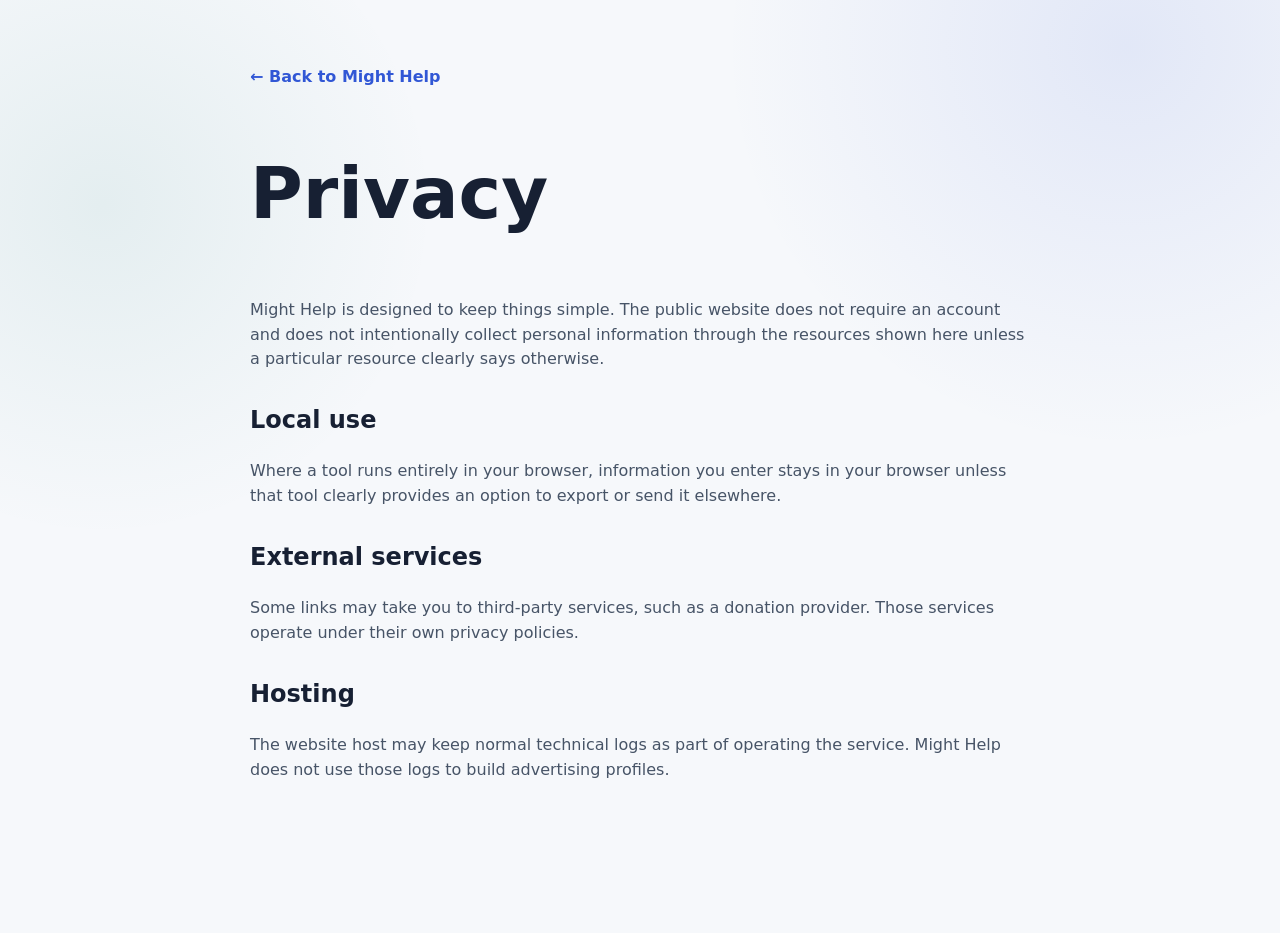
<file: docs/privacy.html>
<!doctype html><html lang="en-AU"><head><meta charset="utf-8"><meta name="viewport" content="width=device-width,initial-scale=1"><title>Privacy | Might Help</title><meta name="description" content="Privacy information for Might Help."><link rel="canonical" href="https://mighthelp.com.au/privacy.html"><link rel="icon" href="assets/images/favicon.svg" type="image/svg+xml"><link rel="apple-touch-icon" href="assets/images/app-icon.svg"><link rel="manifest" href="site.webmanifest"><link rel="stylesheet" href="assets/css/site.css"><style>.simple{max-width:820px;margin:65px auto;padding:0 20px 70px}.simple h1{font-size:clamp(2.5rem,7vw,4.5rem);text-align:left}.simple h2{margin-top:30px}.simple p{color:#475467}.back{color:#3157d5;font-weight:850}</style></head><body><main class="simple"><a class="back" href="./">← Back to Might Help</a><h1>Privacy</h1><p>Might Help is designed to keep things simple. The public website does not require an account and does not intentionally collect personal information through the resources shown here unless a particular resource clearly says otherwise.</p><h2>Local use</h2><p>Where a tool runs entirely in your browser, information you enter stays in your browser unless that tool clearly provides an option to export or send it elsewhere.</p><h2>External services</h2><p>Some links may take you to third-party services, such as a donation provider. Those services operate under their own privacy policies.</p><h2>Hosting</h2><p>The website host may keep normal technical logs as part of operating the service. Might Help does not use those logs to build advertising profiles.</p></main></body></html>
</file>
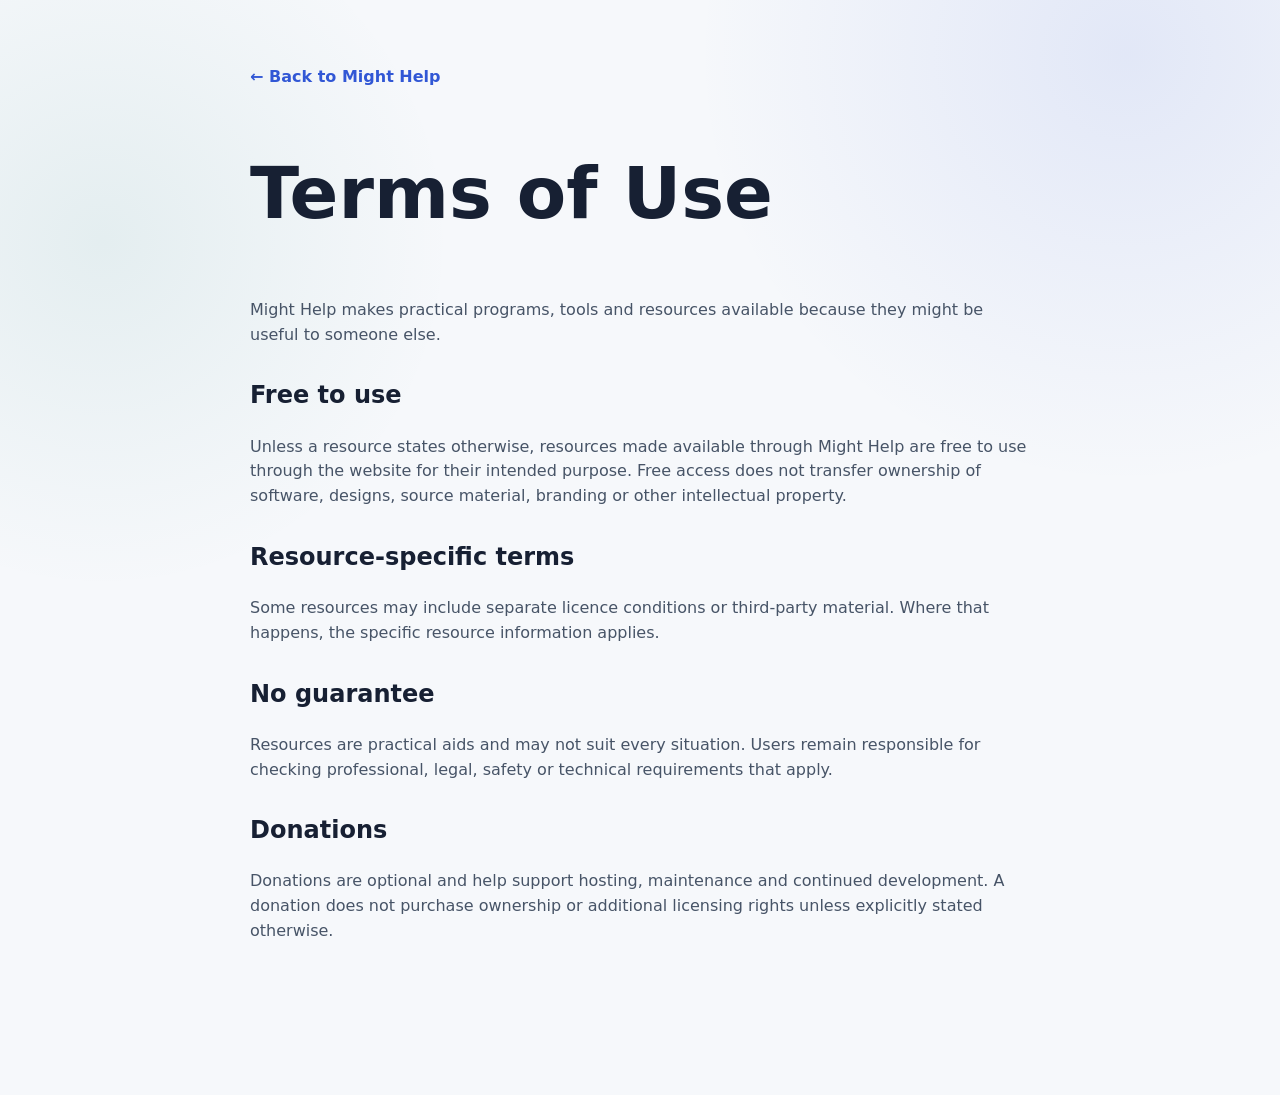
<file: docs/terms.html>
<!doctype html><html lang="en-AU"><head><meta charset="utf-8"><meta name="viewport" content="width=device-width,initial-scale=1"><title>Terms of Use | Might Help</title><meta name="description" content="Terms of use for Might Help programs, tools and resources."><link rel="canonical" href="https://mighthelp.com.au/terms.html"><link rel="icon" href="assets/images/favicon.svg" type="image/svg+xml"><link rel="apple-touch-icon" href="assets/images/app-icon.svg"><link rel="manifest" href="site.webmanifest"><link rel="stylesheet" href="assets/css/site.css"><style>.simple{max-width:820px;margin:65px auto;padding:0 20px 70px}.simple h1{font-size:clamp(2.5rem,7vw,4.5rem);text-align:left}.simple h2{margin-top:30px}.simple p{color:#475467}.back{color:#3157d5;font-weight:850}</style></head><body><main class="simple"><a class="back" href="./">← Back to Might Help</a><h1>Terms of Use</h1><p>Might Help makes practical programs, tools and resources available because they might be useful to someone else.</p><h2>Free to use</h2><p>Unless a resource states otherwise, resources made available through Might Help are free to use through the website for their intended purpose. Free access does not transfer ownership of software, designs, source material, branding or other intellectual property.</p><h2>Resource-specific terms</h2><p>Some resources may include separate licence conditions or third-party material. Where that happens, the specific resource information applies.</p><h2>No guarantee</h2><p>Resources are practical aids and may not suit every situation. Users remain responsible for checking professional, legal, safety or technical requirements that apply.</p><h2>Donations</h2><p>Donations are optional and help support hosting, maintenance and continued development. A donation does not purchase ownership or additional licensing rights unless explicitly stated otherwise.</p></main></body></html>
</file>
<file: docs/assets/css/site.css>
:root{--bg:#f6f8fb;--surface:#fff;--text:#172033;--muted:#667085;--line:#dfe5ec;--brand:#3157d5;--brand2:#2447b8;--soft:#e9efff;--accent:#0f766e;--brand-teal:#0b7e80;--brand-teal-dark:#075f62;--brand-teal-soft:#e4f5f4;--brand-focus:#0ea6a8;--shadow:0 18px 45px rgba(24,32,51,.10);--max:1180px}
*{box-sizing:border-box}
html{scroll-behavior:smooth}
body{margin:0;font-family:Inter,ui-sans-serif,system-ui,-apple-system,BlinkMacSystemFont,"Segoe UI",sans-serif;background:radial-gradient(circle at 88% 5%,rgba(49,87,213,.10),transparent 28%),radial-gradient(circle at 8% 22%,rgba(15,118,110,.08),transparent 24%),var(--bg);color:var(--text);line-height:1.55}
a{color:inherit;text-decoration:none}
button,input{font:inherit}
button{cursor:pointer}
:where(a,button,input,textarea,select):focus-visible{outline:3px solid var(--brand-focus);outline-offset:3px}
.container{width:min(calc(100% - 36px),var(--max));margin:auto}
.skip{position:absolute;left:-9999px;top:8px;z-index:99;background:#111827;color:#fff;padding:10px;border-radius:8px}
.skip:focus{left:8px}
header{position:sticky;top:0;z-index:30;background:rgba(246,248,251,.88);backdrop-filter:blur(12px);border-bottom:1px solid rgba(223,229,236,.8)}
.nav{min-height:72px;display:flex;align-items:center;justify-content:space-between;gap:24px}
.brand{display:flex;align-items:center;gap:10px;font-weight:900;letter-spacing:.04em}
.brand-svg-mark{width:50px;height:auto;display:block;flex:0 0 auto}
.brand-text{line-height:1;white-space:nowrap}
.footer-brand-lockup{display:flex;flex-direction:column;align-items:flex-start;gap:6px}
.brand-svg-full{width:132px;height:auto;display:block}
.footer-tagline{font-size:.84rem;color:var(--muted)}
.navlinks{display:flex;align-items:center;gap:22px;color:#475467;font-weight:700;font-size:.94rem}
.navlinks a:hover{color:var(--brand)}
.navbtn{padding:9px 14px;border-radius:12px;background:var(--text);color:#fff!important}
.donate-nav{padding:8px 13px;border:1px solid #cfd8ea;border-radius:12px;background:#fff;color:var(--brand)!important}
.hero{text-align:center;padding:86px 0 58px}
.eyebrow{display:inline-flex;align-items:center;gap:8px;padding:7px 11px;border:1px solid #b8dfdd;background:#f7fcfc;border-radius:999px;color:var(--brand-teal-dark);font-weight:800;font-size:.82rem}
.dot{width:7px;height:7px;background:var(--brand-teal);border-radius:50%}
.hero h1{font-size:clamp(3rem,7vw,6rem);line-height:.96;letter-spacing:-.055em;margin:22px 0 18px}
.lead{max-width:720px;margin:auto;color:var(--muted);font-size:clamp(1.08rem,2vw,1.3rem)}
.actions{display:flex;justify-content:center;gap:11px;flex-wrap:wrap;margin-top:28px}
.btn{display:inline-flex;align-items:center;justify-content:center;min-height:48px;padding:0 18px;border-radius:14px;font-weight:850;border:1px solid var(--line);background:#fff}
.primary{background:var(--brand);border-color:var(--brand);color:#fff;box-shadow:0 10px 24px rgba(49,87,213,.23)}
.primary:hover{background:var(--brand2)}
.note{margin-top:20px;color:#7a8494;font-size:.9rem}
section{padding:52px 0}
.featured{display:grid;grid-template-columns:1.02fr .98fr;background:#fff;border:1px solid var(--line);border-radius:30px;overflow:hidden;box-shadow:var(--shadow)}
.featurecopy{padding:50px}
.kicker{text-transform:uppercase;letter-spacing:.12em;font-size:.76rem;font-weight:900;color:var(--brand-teal-dark);margin-bottom:12px}
.featured h2,.heading h2{margin:0;letter-spacing:-.04em;line-height:1.04}
.featured h2{font-size:clamp(2.2rem,4vw,4rem)}
.featured p{color:var(--muted);font-size:1.04rem}
.bullets{display:grid;gap:9px;margin:18px 0 25px}
.bullet{display:flex;gap:9px;font-weight:650;color:#344054}
.tick{width:21px;height:21px;display:grid;place-items:center;border-radius:7px;background:var(--brand-teal-soft);color:var(--brand-teal-dark);flex:0 0 auto}
.visual{min-height:430px;padding:30px;background:linear-gradient(145deg,var(--brand-teal) 0%,#1687a6 45%,var(--brand) 100%);display:grid;place-items:center;overflow:hidden}
.mock{width:min(100%,520px);background:#f8fafc;border-radius:20px;padding:18px;box-shadow:0 25px 60px rgba(15,23,42,.28);transform:rotate(-1deg)}
.mocktop{height:28px;border-bottom:1px solid #e3e8ef;margin-bottom:15px}
.mockgrid{display:grid;grid-template-columns:140px 1fr;gap:13px}
.side,.sheet{background:#fff;border:1px solid #e4e9ef;border-radius:12px;padding:12px}
.bar{height:8px;border-radius:8px;background:#e5eaf0;margin:9px 0}
.bar.blue{background:#d7e3ff}
.row{height:48px;border-top:1px solid #aeb9c7;border-bottom:1px solid #aeb9c7;margin-bottom:14px;position:relative}
.row:after{content:"";position:absolute;left:0;right:0;top:50%;border-top:1px dashed #c9d2dc}
.letters{position:absolute;left:7px;top:6px;z-index:1;font-family:"Segoe Print","Comic Sans MS",cursive;color:#4f69c6;font-size:23px;letter-spacing:8px}
.heading{margin-bottom:22px}
.heading h2{font-size:clamp(2rem,3.6vw,3.4rem)}
.heading p{color:var(--muted);max-width:650px}
.tools{display:flex;gap:12px;flex-wrap:wrap;margin-bottom:22px}
.search{flex:1 1 320px;min-height:45px;border:1px solid var(--line);border-radius:13px;background:#fff;padding:0 14px}
.filters{display:flex;gap:7px;flex-wrap:wrap}
.filter{min-height:42px;padding:0 13px;border-radius:999px;border:1px solid var(--line);background:#fff;color:#475467;font-weight:800}
.filter.active{background:var(--brand-teal);color:#fff;border-color:var(--brand-teal)}
.grid{display:grid;grid-template-columns:repeat(3,1fr);gap:17px}
.card{background:#fff;border:1px solid var(--line);border-radius:21px;padding:21px;min-height:225px;display:flex;flex-direction:column;transition:.18s}
.card:hover{transform:translateY(-3px);box-shadow:0 8px 24px rgba(24,32,51,.07)}
.card.coming{opacity:.72}
a.card{cursor:pointer}
a.card:hover{border-color:#8bc9c7;box-shadow:0 12px 28px rgba(7,95,98,.12)}
a.card:hover .icon{background:#d4efed}
a.card:focus-visible{border-color:var(--brand-teal);box-shadow:0 12px 28px rgba(7,95,98,.14);transform:translateY(-2px)}
a.card:focus-visible .open{text-decoration:underline;text-underline-offset:3px}
.icon{width:44px;height:44px;border-radius:13px;background:var(--brand-teal-soft);color:var(--brand-teal-dark);display:grid;place-items:center;font-size:1.55rem;font-weight:900;line-height:1;margin-bottom:22px}
.card h3{margin:0 0 7px}
.card p{margin:0;color:var(--muted);font-size:.95rem}
.cardbottom{margin-top:auto;padding-top:23px;display:flex;justify-content:space-between;gap:12px;align-items:center}
.tag{display:inline-flex;align-items:center;gap:6px;font-size:.74rem;font-weight:850;background:#eef2f6;color:#596273;border-radius:999px;padding:5px 9px}
.tag::before{content:"";width:6px;height:6px;border-radius:50%;background:var(--brand-teal);flex:0 0 auto}
.open{font-size:.9rem;font-weight:900;color:var(--brand-teal-dark)}
.empty{display:none;padding:30px;text-align:center;color:var(--muted)}
.why{display:grid;grid-template-columns:.95fr 1.05fr;gap:42px}
.why h2{font-size:clamp(2.2rem,4vw,4rem);line-height:1.02;letter-spacing:-.045em;margin:0}
.aboutcopy{background:#fff;border:1px solid var(--line);border-radius:23px;padding:29px;box-shadow:0 8px 24px rgba(24,32,51,.06);color:#475467}
.principles{display:grid;grid-template-columns:repeat(4,1fr);gap:13px;margin-top:18px}
.principle{padding:18px;border:1px solid var(--line);border-radius:17px;background:#fff}
.principle strong{display:block;margin-bottom:5px}
.principle span{color:var(--muted);font-size:.9rem}
.donate{display:grid;grid-template-columns:1.1fr .9fr;gap:34px;align-items:center;padding:40px;border:1px solid #dce5f7;border-radius:28px;background:linear-gradient(135deg,#f0f5ff,#fff 62%)}
.donate h2{font-size:clamp(2rem,4vw,3.5rem);letter-spacing:-.04em;line-height:1.05;margin:0 0 13px}
.donate p{color:var(--muted)}
.donatebox{padding:23px;border:1px solid var(--line);border-radius:20px;background:#fff;text-align:center}
.donatebox small{display:block;margin-top:11px;color:#7b8494}
.heart{font-size:2rem}
.cta{text-align:center;padding:68px 24px;border-radius:28px;background:var(--text);color:#fff}
.cta h2{font-size:clamp(2.3rem,5vw,4.6rem);letter-spacing:-.05em;line-height:1;margin:0 0 11px}
.cta p{color:#cbd5e1}
.cta .btn{margin-top:10px;color:var(--text)}
footer{padding:35px 0 50px;color:#667085;font-size:.9rem}
.footer{display:flex;justify-content:space-between;gap:22px;flex-wrap:wrap}
.footer strong{color:var(--text)}
.footerlinks{display:flex;gap:16px;flex-wrap:wrap}
.resource-page{padding:68px 0}
.breadcrumbs{font-size:.9rem;color:#667085;margin-bottom:20px}
.breadcrumbs a{color:var(--brand);font-weight:800}
.resource-hero{display:grid;grid-template-columns:1.1fr .9fr;gap:30px;align-items:center}
.resource-hero h1{font-size:clamp(2.7rem,6vw,5rem);letter-spacing:-.055em;line-height:.98;margin:8px 0 16px}
.resource-hero .summary{font-size:1.15rem;color:#475467;max-width:720px}
.resource-panel{background:#fff;border:1px solid var(--line);border-radius:24px;padding:28px;box-shadow:var(--shadow)}
.resource-content{max-width:820px;margin:46px 0 0}
.resource-content p{color:#475467;font-size:1.05rem}
.resource-content h2{font-size:2rem;letter-spacing:-.03em}
.resource-tags{display:flex;gap:8px;flex-wrap:wrap;margin:16px 0}
.resource-tags span{background:#eef2f6;color:#596273;padding:6px 10px;border-radius:999px;font-size:.8rem;font-weight:800}
@media(max-width:900px){.navlinks{display:none}
.featured,.donate,.why,.resource-hero{grid-template-columns:1fr}
.grid{grid-template-columns:repeat(2,1fr)}
.principles{grid-template-columns:repeat(2,1fr)}
}
@media(max-width:620px){.container{width:min(calc(100% - 24px),var(--max))}
.hero{padding:64px 0 36px}
section{padding:37px 0}
.featurecopy{padding:27px 23px}
.visual{min-height:300px;padding:18px}
.mockgrid{grid-template-columns:92px 1fr}
.grid,.principles{grid-template-columns:1fr}
.donate{padding:25px 21px}
.resource-page{padding-top:42px}
.filters{width:100%;flex-wrap:nowrap;overflow-x:auto;overscroll-behavior-inline:contain;padding:2px 2px 8px;scrollbar-width:thin;-webkit-overflow-scrolling:touch}
.filter{flex:0 0 auto}
}
@media(max-width:620px){.brand-svg-mark{width:44px}
.brand-svg-full{width:116px}
}
/* Phone and tablet side navigation */
.mobile-menu-toggle{display:none;align-items:center;gap:9px;min-height:42px;padding:8px 12px;border:1px solid #cfd8e5;border-radius:12px;background:#fff;color:var(--text);font-weight:850}
.mobile-menu-icon{display:grid;gap:4px;width:19px}
.mobile-menu-icon span{display:block;height:2px;border-radius:2px;background:currentColor}
.mobile-menu-layer[hidden]{display:none!important}
.mobile-menu-layer{position:fixed;inset:0;z-index:100}
.mobile-menu-scrim{position:absolute;inset:0;width:100%;height:100%;padding:0;border:0;border-radius:0;background:rgba(15,23,42,.54);backdrop-filter:blur(3px)}
.mobile-menu-drawer{position:absolute;top:0;right:0;width:min(390px,88vw);height:100%;padding:20px;background:#f8fafc;border-left:1px solid rgba(255,255,255,.65);box-shadow:-24px 0 60px rgba(15,23,42,.22);overflow:auto;animation:mobile-drawer-in .2s ease-out}
.mobile-menu-heading{display:flex;align-items:center;justify-content:space-between;gap:16px;padding:3px 2px 17px;border-bottom:1px solid var(--line);font-size:1.02rem}
.mobile-menu-close{width:42px;height:42px;padding:0;border:1px solid var(--line);border-radius:12px;background:#fff;color:#344054;font-size:1.7rem;line-height:1}
.mobile-menu-links{display:grid;gap:9px;padding-top:18px}
.mobile-menu-links a{display:flex;align-items:center;min-height:50px;padding:11px 14px;border:1px solid var(--line);border-radius:14px;background:#fff;color:#344054;font-weight:850}
.mobile-menu-links a:hover,.mobile-menu-links a:focus-visible{border-color:#9db1ed;background:#f1f5ff;color:var(--brand)}
.mobile-menu-links .navbtn{background:var(--text);color:#fff!important}
.mobile-menu-links .donate-nav{color:var(--brand)!important}
.mobile-menu-open{overflow:hidden}
@keyframes mobile-drawer-in{from{transform:translateX(28px);opacity:.4}
to{transform:translateX(0);opacity:1}
}
/* Handwriting animation generated from Handwriting Workbench centreline data */
.writing-demo{width:min(100%,680px);padding:16px;border:1px solid rgba(210,221,232,.92);border-radius:20px;background:rgba(255,255,255,.97);box-shadow:0 22px 55px rgba(15,23,42,.22)}
.writing-demo-toolbar{display:flex;align-items:center;justify-content:flex-start;gap:12px;margin-bottom:5px;color:#52606d;font-size:.78rem;font-weight:850}
.writing-demo-svg{display:block;width:100%;height:auto;border-radius:13px;background:linear-gradient(180deg,#fff,#fbfdff)}
.writing-guides line{stroke:#79a7e4;stroke-width:4;opacity:.55}
.writing-guides .middle{stroke-dasharray:18 13;opacity:.43}
.writing-guides .descender{stroke-dasharray:9 13;opacity:.3}
.writing-paths{fill:none;stroke:#254d9c;stroke-width:8;stroke-linecap:round;stroke-linejoin:round;transition:opacity .68s ease}
.writing-demo.is-playing .writing-paths{transition:none}
.writing-demo.is-fading .writing-paths{opacity:0}
.writing-stroke{vector-effect:non-scaling-stroke}
.writing-pen{display:none;pointer-events:none}
.writing-pen-halo{fill:rgba(47,128,237,.18)}
.writing-pen-dot{fill:rgba(47,128,237,.96)}
.writing-pen-nib{stroke:#263238;stroke-width:3;stroke-linecap:round;vector-effect:non-scaling-stroke}
.writing-pen.is-lifted .writing-pen-halo{fill:rgba(236,98,56,.16)}
.writing-pen.is-lifted .writing-pen-dot{fill:rgba(236,98,56,.96)}
.writing-pen.is-lifted .writing-pen-nib{stroke:rgba(236,98,56,.96)}
.writing-demo p{margin:7px 2px 0;color:#667085;font-size:.72rem;line-height:1.4}
.feature-icon-fallback{display:grid;place-items:center;width:180px;height:180px;border-radius:36px;background:#fff;color:var(--brand);font-size:5rem;font-weight:900;box-shadow:0 22px 55px rgba(15,23,42,.22)}
/* Resource development notes */
.resource-panel{display:grid;gap:20px}
.resource-panel .writing-demo{width:100%;padding:12px;box-shadow:none}
.resource-panel-copy{padding-top:2px}
.risk-program-preview{position:relative;overflow:hidden;aspect-ratio:16/9;border:1px solid #d6deea;border-radius:16px;background:#fff;box-shadow:0 12px 28px rgba(15,23,42,.12)}
.risk-program-preview iframe{display:block;width:100%;height:100%;border:0;background:#fff;pointer-events:none}
.risk-program-preview-label{position:absolute;left:10px;bottom:9px;z-index:2;padding:5px 8px;border-radius:999px;background:rgba(15,23,42,.82);color:#fff;font-size:.67rem;font-weight:850;letter-spacing:.02em}
.resource-roadmap{max-width:980px;margin:52px 0 0;padding:34px;border:1px solid var(--line);border-radius:26px;background:#fff;box-shadow:0 12px 32px rgba(24,32,51,.06)}
.resource-roadmap h2{margin:0;font-size:clamp(1.9rem,4vw,3rem);letter-spacing:-.04em}
.roadmap-intro{max-width:720px;color:var(--muted)}
.roadmap-columns{display:grid;grid-template-columns:1fr 1fr;gap:16px;margin-top:24px}
.roadmap-columns.roadmap-single{grid-template-columns:1fr;max-width:760px}
.roadmap-columns article{padding:20px;border:1px solid var(--line);border-radius:18px;background:#f8fafc}
.roadmap-columns h3{display:flex;align-items:center;gap:9px;margin:0 0 12px}
.roadmap-columns ul{display:grid;gap:10px;margin:0;padding-left:21px;color:#475467}
.roadmap-dot{width:10px;height:10px;border-radius:50%;background:#b54708}
.roadmap-dot.future{background:#3157d5}
.roadmap-empty{color:#7a8494;font-style:italic}
.risk-program-preview{aspect-ratio:1660/720}
.risk-program-preview object{display:block;width:100%;height:100%;border:0;background:#fff;pointer-events:none}
.sheet-bend-program-preview{position:relative;overflow:hidden;aspect-ratio:760/430;border:1px solid #d6deea;border-radius:16px;background:#f8fbfb;box-shadow:0 12px 28px rgba(15,23,42,.12)}
.sheet-bend-program-preview object{display:block;width:100%;height:100%;border:0;background:#fff;pointer-events:none}
.sheet-bend-program-preview-label{position:absolute;left:10px;bottom:9px;z-index:2;padding:5px 8px;border-radius:999px;background:rgba(15,23,42,.82);color:#fff;font-size:.67rem;font-weight:850;letter-spacing:.02em}
@media(max-width:1000px){.navlinks{display:none}
.mobile-menu-toggle{display:flex}
.writing-demo{max-width:620px}
.resource-panel .writing-demo{max-width:none}
}
@media(max-width:700px){.roadmap-columns{grid-template-columns:1fr}
.resource-roadmap{padding:24px 20px}
.writing-demo{padding:11px}
.writing-paths{stroke-width:7}
}
@media(max-width:480px){.mobile-menu-drawer{width:92vw;padding:16px}
.mobile-menu-toggle>span:last-child{display:none}
.writing-demo-toolbar span{font-size:.72rem}
.writing-demo p{font-size:.68rem}
.hero .actions{display:grid;width:100%}
.hero .actions .btn{width:100%}
}
@media(prefers-reduced-motion:reduce){.mobile-menu-drawer{animation:none}
}
/* Open-book underline beneath the homepage title */
.hero h1{margin-bottom:0}
.hero-book-mark{width:clamp(250px,42vw,470px);max-width:100%;margin:2px auto 18px;line-height:0}
.hero-book-svg{display:block;width:100%;height:auto}
@media(max-width:620px){.hero-book-mark{width:min(285px,88vw);margin-top:4px;margin-bottom:15px}
}
</file>
